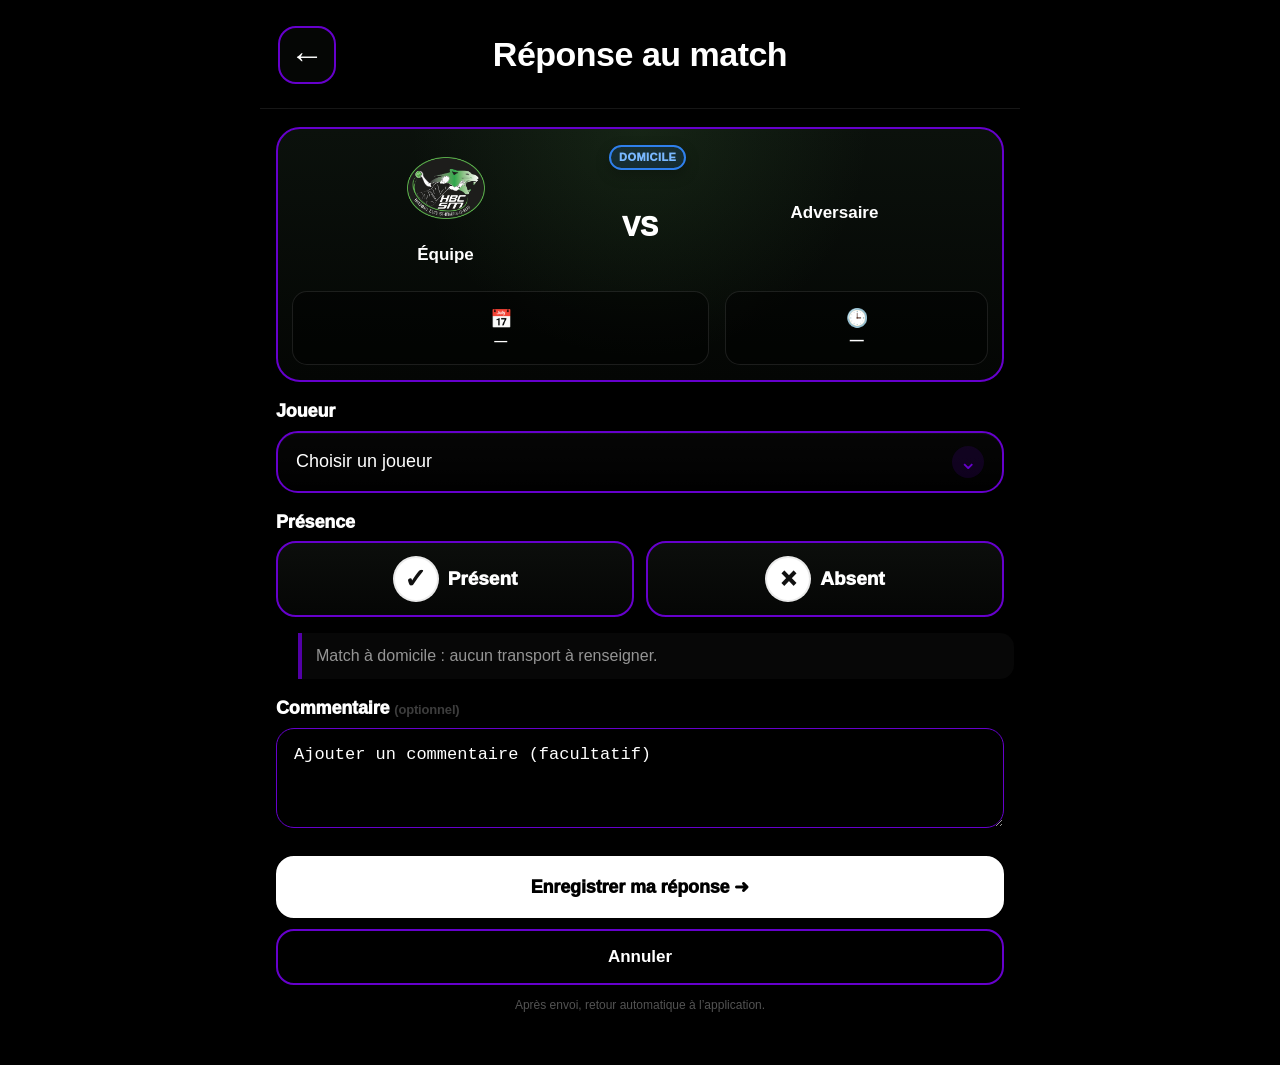
<file: formulaire.html>
<!DOCTYPE html>
<!-- Démo App Club formulaire V61.68-DEMO-REPONSE-V2 -->
<html lang="fr">
<head>
<meta charset="UTF-8">
<meta name="viewport" content="width=device-width, initial-scale=1.0, viewport-fit=cover">
<meta name="app-version" content="V61.68-DEMO-REPONSE-V2">
<title>Réponse — Démo App Club</title>

<style>
:root{
  --app-primary:#ffffff;
  --app-secondary:#6600CC;
  --app-bg:#000000;
  --app-text:#ffffff;
  --app-button-text:#000000;
  --app-choice-bg:#222222;
  --app-choice-border:#6600CC;
  --app-note:#cfcfcf;
}
body{
  background:var(--app-bg);
  color:var(--app-text);
  font-family:Arial,sans-serif;
  padding:20px;
  margin:0;
}
.wrap{
  max-width:700px;
  margin:0 auto;
}
h2{
  color:var(--app-primary);
  text-align:center;
  margin-bottom:20px;
}
label{
  display:block;
  margin-top:16px;
  font-weight:bold;
}
input, textarea, select{
  width:100%;
  padding:12px;
  margin-top:6px;
  border-radius:10px;
  border:2px solid var(--app-choice-border);
  box-sizing:border-box;
  font-size:16px;
  background:#ffffff;
  color:#000000;
}
textarea{
  min-height:90px;
  resize:vertical;
}
.choice-group{
  margin-top:10px;
}
.choice-btn{
  display:block;
  width:100%;
  padding:14px;
  margin-top:10px;
  border-radius:12px;
  background:var(--app-choice-bg);
  color:var(--app-text);
  border:2px solid var(--app-choice-border);
  text-align:left;
  font-size:16px;
  font-weight:bold;
  cursor:pointer;
  box-sizing:border-box;
}
.choice-btn.active{
  background:var(--app-primary);
  color:var(--app-button-text);
  border-color:var(--app-primary);
}
.send{
  margin-top:24px;
  width:100%;
  padding:14px;
  background:var(--app-primary);
  color:var(--app-button-text);
  font-weight:bold;
  border:none;
  border-radius:12px;
  font-size:17px;
  cursor:pointer;
}
.send.cancel{
  background:transparent;
  color:var(--app-text);
  border:2px solid var(--app-secondary);
}
.note{
  margin-top:12px;
  color:var(--app-note);
  text-align:center;
  font-size:14px;
  opacity:.82;
}

.apport-note{
  margin-top:6px;
  color:var(--app-note);
  font-size:14px;
  opacity:.82;
}

.choice-btn.disabled{
  opacity:.45;
  pointer-events:none;
  position:relative;
}
.choice-btn.disabled::after{
  content:"✅ Complet";
  float:right;
  font-size:13px;
  color:#1faa59;
}

    /* ── Compatibilité iOS ── */
    * { -webkit-tap-highlight-color: transparent; }
    input, select, textarea { font-size: 16px !important; }
    body { -webkit-overflow-scrolling: touch; }

/* AUDIT FORM BUTTON SAFETY */
.send, .choice-btn.active { background:var(--app-primary)!important; color:var(--app-button-text)!important; border-color:var(--app-primary)!important; }
.send.cancel { background:var(--app-primary)!important; color:var(--app-button-text)!important; border-color:var(--app-primary)!important; }


/* V61.58 — sélecteur joueur interne, sans roue iOS. */
#joueur{
  position:absolute!important;
  width:1px!important;
  height:1px!important;
  padding:0!important;
  margin:-1px!important;
  overflow:hidden!important;
  clip:rect(0,0,0,0)!important;
  white-space:nowrap!important;
  border:0!important;
}
.player-picker-trigger-v6158{
  width:100%;
  min-height:64px;
  box-sizing:border-box;
  display:flex;
  align-items:center;
  justify-content:space-between;
  gap:14px;
  padding:14px 18px;
  border:2px solid var(--app-secondary);
  border-radius:18px;
  background:#000;
  color:var(--app-text);
  font:inherit;
  font-size:18px;
  text-align:left;
  cursor:pointer;
}
.player-picker-trigger-v6158:active{
  transform:scale(.992);
}
.player-picker-trigger-v6158.has-value{
  background:color-mix(in srgb,var(--app-primary) 16%,#000);
}
.player-picker-chevron-v6158{
  flex:0 0 auto;
  font-size:24px;
  line-height:1;
  color:var(--app-secondary);
}
.player-picker-modal-v6158{
  position:fixed;
  inset:0;
  z-index:99998;
  display:none;
  align-items:flex-end;
  justify-content:center;
  padding:18px;
  padding-bottom:calc(18px + env(safe-area-inset-bottom));
  background:rgba(0,0,0,.78);
  backdrop-filter:blur(6px);
  -webkit-backdrop-filter:blur(6px);
}
.player-picker-modal-v6158.open{display:flex;}
.player-picker-card-v6158{
  width:min(100%,430px);
  max-height:min(72vh,620px);
  display:flex;
  flex-direction:column;
  box-sizing:border-box;
  padding:20px;
  border:2px solid var(--app-secondary);
  border-radius:24px;
  background:linear-gradient(180deg,#111,#050505);
  box-shadow:0 24px 70px rgba(0,0,0,.7);
}
.player-picker-head-v6158{
  display:flex;
  align-items:center;
  justify-content:space-between;
  gap:12px;
  margin-bottom:14px;
}
.player-picker-title-v6158{
  margin:0;
  color:var(--app-text);
  font-size:22px;
  font-weight:900;
}
.player-picker-close-v6158{
  width:42px;
  height:42px;
  border:2px solid var(--app-secondary);
  border-radius:13px;
  background:#050505;
  color:var(--app-text);
  font-size:25px;
  line-height:1;
}
.player-picker-search-v6158{
  width:100%;
  min-height:52px!important;
  box-sizing:border-box;
  margin:0 0 14px!important;
  padding:10px 14px!important;
  border:2px solid var(--app-secondary)!important;
  border-radius:14px!important;
  background:#000!important;
  color:var(--app-text)!important;
  font-size:17px!important;
  outline:none;
}
.player-picker-list-v6158{
  display:grid;
  gap:10px;
  overflow-y:auto;
  overscroll-behavior:contain;
  padding-right:2px;
}
.player-picker-option-v6158{
  width:100%;
  min-height:58px;
  display:flex;
  align-items:center;
  justify-content:space-between;
  gap:12px;
  padding:12px 15px;
  border:2px solid color-mix(in srgb,var(--app-secondary) 72%,transparent);
  border-radius:15px;
  background:#050505;
  color:var(--app-text);
  font-size:18px;
  font-weight:800;
  text-align:left;
}
.player-picker-option-v6158.selected{
  background:color-mix(in srgb,var(--app-primary) 28%,#050505);
  border-color:var(--app-secondary);
}
.player-picker-option-v6158 .check{
  color:var(--app-secondary);
  font-size:22px;
  opacity:0;
}
.player-picker-option-v6158.selected .check{opacity:1;}
.player-picker-empty-v6158{
  padding:20px 10px;
  color:color-mix(in srgb,var(--app-text) 65%,transparent);
  text-align:center;
}
@media(min-width:700px){
  .player-picker-modal-v6158{align-items:center;}
}

</style>

<style id="_form_color_cleanup_v2">
/* V61.12 : tous les anciens jaunes suivent maintenant CONFIG */
:root{
  --app-primary:#ffffff;
  --app-secondary:#6600CC;
  --app-bg:#000000;
  --app-text:#ffffff;
  --app-button-text:#000000;
}
h2{color:var(--app-primary)!important;}
.send{background:var(--app-primary)!important;color:var(--app-button-text)!important;border-color:var(--app-primary)!important;}
.choice-btn.active{background:var(--app-primary)!important;color:var(--app-button-text)!important;border-color:var(--app-primary)!important;}
.choice-btn,.send.cancel,input,select,textarea{border-color:var(--app-secondary)!important;}
</style>



<style id="_form_color_cleanup_v3_forced">
/* V61.13 : annuler reste secondaire et plus aucun jaune de secours */
:root{
  --app-primary:#ffffff;
  --app-secondary:#6600CC;
  --app-bg:#000000;
  --app-text:#ffffff;
  --app-button-text:#000000;
}
h2{color:var(--app-primary)!important;}
.send:not(.cancel){
  background:var(--app-primary)!important;
  color:var(--app-button-text)!important;
  border-color:var(--app-primary)!important;
}
.send.cancel{
  background:transparent!important;
  color:var(--app-text)!important;
  border:2px solid var(--app-secondary)!important;
}
.choice-btn.active{
  background:var(--app-primary)!important;
  color:var(--app-button-text)!important;
  border-color:var(--app-primary)!important;
}
.choice-btn,.send.cancel,input,select,textarea{border-color:var(--app-secondary)!important;}
</style>


<style id="_form_button_visibility_fix_v4">
/* V61.14 : boutons visibles même si couleur_principale = blanc */
.send:not(.cancel),
.choice-btn.active{
  background:var(--app-primary)!important;
  color:var(--app-button-text)!important;
  border-color:var(--app-primary)!important;
}
.send.cancel{
  background:transparent!important;
  color:var(--app-text)!important;
  border-color:var(--app-secondary)!important;
}
</style>


<style id="_form_button_uniform_v5">
/* V61.16 : audit couleurs boutons uniformes */
.choice-btn,
.choice-btn.active,
.send,
.send.cancel{
  background:var(--app-primary)!important;
  color:var(--app-button-text)!important;
  border:2px solid var(--app-primary)!important;
}
.choice-btn *,
.choice-btn.active *,
.send *,
.send.cancel *{
  color:var(--app-button-text)!important;
}
.choice-btn.active{
  box-shadow:0 0 0 3px var(--app-secondary)!important;
}
.choice-btn.disabled{
  opacity:.45!important;
}
</style>


<style id="_official_colors_form_v61_17">
/* V61.17 — règle officielle couleurs
   Fond = couleur_fond | Boutons importants = couleur_principale | Texte boutons = couleur_bouton_texte
   Contours / lignes / accents = couleur_secondaire | Texte général = couleur_texte */
html, body{
  background:var(--app-bg)!important;
  color:var(--app-text)!important;
}
.wrap{
  background:linear-gradient(180deg, rgba(18,18,18,.94), rgba(8,8,8,.94))!important;
  color:var(--app-text)!important;
  border:1.5px solid var(--app-secondary)!important;
  box-shadow:none!important;
}
h2, label, .question-title{
  color:var(--app-text)!important;
}
.note, .apport-note{
  color:color-mix(in srgb, var(--app-text) 72%, transparent)!important;
}
input, select, textarea{
  background:rgba(0,0,0,.32)!important;
  color:var(--app-text)!important;
  border-color:var(--app-secondary)!important;
}
input::placeholder, textarea::placeholder{
  color:color-mix(in srgb, var(--app-text) 55%, transparent)!important;
}
.choice-btn{
  background:rgba(0,0,0,.34)!important;
  color:var(--app-text)!important;
  border-color:var(--app-secondary)!important;
  box-shadow:none!important;
}
.choice-btn.active, .send:not(.cancel){
  background:var(--app-primary)!important;
  color:var(--app-button-text)!important;
  border-color:var(--app-primary)!important;
  box-shadow:none!important;
}
.choice-btn.active *, .send:not(.cancel) *{
  color:var(--app-button-text)!important;
}
.send.cancel{
  background:rgba(0,0,0,.35)!important;
  color:var(--app-text)!important;
  border-color:var(--app-secondary)!important;
  box-shadow:none!important;
}
.choice-btn.disabled{
  opacity:.50!important;
}
</style>


<style id="_form_contrast_safe_v61_18">
/* V61.19 — thème sombre forcé formulaire joueur
   Le formulaire garde des cartes sombres. Si Couleur texte arrive en noir depuis CONFIG,
   le texte est sécurisé en blanc pour éviter l'écran illisible après chargement. */
html, body{
  background:var(--app-bg)!important;
  color:var(--app-text)!important;
}
.wrap,
h2,
label,
.note,
.apport-note,
.choice-btn:not(.active),
.choice-btn:not(.active) *,
.send.cancel,
.send.cancel *{
  color:var(--app-text)!important;
}
.wrap{
  background:linear-gradient(180deg, rgba(18,18,18,.94), rgba(8,8,8,.94))!important;
  border-color:var(--app-secondary)!important;
}
.choice-btn:not(.active){
  background:rgba(0,0,0,.34)!important;
  border-color:var(--app-secondary)!important;
}
input, select, textarea{
  background:rgba(0,0,0,.32)!important;
  color:var(--app-text)!important;
  border-color:var(--app-secondary)!important;
}
.choice-btn.active,
.send:not(.cancel){
  background:var(--app-primary)!important;
  color:var(--app-button-text)!important;
  border-color:var(--app-primary)!important;
}
.choice-btn.active *,
.send:not(.cancel) *{
  color:var(--app-button-text)!important;
}
.send.cancel{
  background:rgba(0,0,0,.35)!important;
  border-color:var(--app-secondary)!important;
}
</style>


<style id="_formulaire_simple_v61_20">
/* V61.20 — retour formulaire simple et lisible.
   Ne pas reprendre couleur_fond/couleur_texte ici : le formulaire est une page externe courte. */
html, body{
  background:#000000!important;
  color:#ffffff!important;
}
body{
  padding:22px 18px!important;
}
.wrap{
  max-width:720px!important;
  margin:0 auto!important;
  padding:24px 18px!important;
  background:linear-gradient(180deg, rgba(18,18,18,.96), rgba(6,6,6,.96))!important;
  border:1.5px solid var(--app-secondary)!important;
  border-radius:26px!important;
  box-shadow:none!important;
  color:#ffffff!important;
}
h2{
  color:#ffffff!important;
  text-align:center!important;
  font-size:clamp(28px,7vw,44px)!important;
  line-height:1.18!important;
  margin:8px 0 28px!important;
}
label{
  color:#ffffff!important;
  font-size:20px!important;
  margin-top:22px!important;
}
input, select, textarea{
  background:rgba(0,0,0,.36)!important;
  color:#ffffff!important;
  border:2px solid var(--app-secondary)!important;
  border-radius:18px!important;
  min-height:58px!important;
  padding:14px 16px!important;
}
input::placeholder,
textarea::placeholder{
  color:rgba(255,255,255,.55)!important;
}
.choice-btn{
  background:rgba(0,0,0,.36)!important;
  color:#ffffff!important;
  border:2px solid var(--app-secondary)!important;
  border-radius:18px!important;
  padding:16px 18px!important;
  margin-top:12px!important;
  box-shadow:none!important;
}
.choice-btn *{
  color:#ffffff!important;
}
.choice-btn.active{
  background:var(--app-primary)!important;
  color:var(--app-button-text)!important;
  border-color:var(--app-primary)!important;
}
.choice-btn.active *{
  color:var(--app-button-text)!important;
}
.note,
.apport-note{
  color:rgba(255,255,255,.72)!important;
}
.send:not(.cancel){
  background:var(--app-primary)!important;
  color:var(--app-button-text)!important;
  border:2px solid var(--app-primary)!important;
  border-radius:18px!important;
  min-height:62px!important;
  box-shadow:none!important;
}
.send:not(.cancel) *{
  color:var(--app-button-text)!important;
}
.send.cancel{
  background:rgba(0,0,0,.36)!important;
  color:#ffffff!important;
  border:2px solid var(--app-secondary)!important;
  border-radius:18px!important;
}
.send.cancel *{
  color:#ffffff!important;
}
</style>


<script id="_form_theme_cache_boot_v61_21">
(function(){
  try{
    var cached = localStorage.getItem("demo_app_form_theme_v1");
    if(!cached) return;
    var t = JSON.parse(cached);
    var r = document.documentElement;
    if(t.primary) r.style.setProperty("--app-primary", t.primary);
    if(t.secondary) {
      r.style.setProperty("--app-secondary", t.secondary);
      r.style.setProperty("--app-choice-border", t.secondary);
    }
    r.style.setProperty("--app-bg", "#000000");
    r.style.setProperty("--app-text", "#ffffff");
    if(t.buttonText) r.style.setProperty("--app-button-text", t.buttonText);
    r.style.setProperty("--app-note", "#cfcfcf");
  }catch(e){}
})();
</script>


<style id="_formulaire_premium_safe_v61_22">
/* V61.22 — Formulaire joueur : style sobre premium, sans casser la logique couleurs.
   Sombre fixe + contours couleur_secondaire + bouton couleur_principale. */

html, body{
  background:#000000!important;
  color:#ffffff!important;
}

body{
  padding:24px 16px calc(34px + env(safe-area-inset-bottom))!important;
}

.wrap{
  position:relative!important;
  max-width:720px!important;
  margin:0 auto!important;
  padding:26px 20px 24px!important;
  border-radius:30px!important;
  border:1.5px solid var(--app-secondary)!important;
  background:
    radial-gradient(circle at 50% 0%, rgba(255,255,255,.075), transparent 34%),
    linear-gradient(180deg, rgba(18,18,18,.98), rgba(5,5,5,.98))!important;
  box-shadow:
    0 18px 48px rgba(0,0,0,.42),
    inset 0 1px 0 rgba(255,255,255,.05)!important;
  overflow:hidden!important;
}

.wrap::before{
  content:""!important;
  position:absolute!important;
  top:0!important;
  left:22px!important;
  right:22px!important;
  height:3px!important;
  background:var(--app-secondary)!important;
  border-radius:0 0 999px 999px!important;
  opacity:.9!important;
}

h2#titreMatch{
  color:#ffffff!important;
  text-align:center!important;
  font-size:clamp(26px,6.2vw,40px)!important;
  line-height:1.15!important;
  letter-spacing:-.03em!important;
  margin:12px 0 30px!important;
  font-weight:900!important;
}

h2#titreMatch::after{
  content:""!important;
  display:block!important;
  width:74px!important;
  height:3px!important;
  margin:18px auto 0!important;
  border-radius:999px!important;
  background:var(--app-secondary)!important;
  opacity:.95!important;
}

label{
  color:#ffffff!important;
  font-size:18px!important;
  line-height:1.15!important;
  font-weight:900!important;
  margin:22px 0 8px!important;
}

select,
input,
textarea{
  width:100%!important;
  background:rgba(0,0,0,.46)!important;
  color:#ffffff!important;
  border:1.7px solid var(--app-secondary)!important;
  border-radius:20px!important;
  min-height:58px!important;
  padding:14px 16px!important;
  font-size:18px!important;
  box-shadow:
    inset 0 1px 0 rgba(255,255,255,.045),
    0 8px 18px rgba(0,0,0,.18)!important;
}

select{
  appearance:auto!important;
}

textarea{
  min-height:120px!important;
}

input::placeholder,
textarea::placeholder{
  color:rgba(255,255,255,.50)!important;
}

.choice-group{
  margin-top:8px!important;
}

.choice-btn{
  display:flex!important;
  align-items:center!important;
  min-height:62px!important;
  padding:15px 18px!important;
  margin-top:12px!important;
  border-radius:20px!important;
  background:
    linear-gradient(180deg, rgba(20,20,20,.92), rgba(4,4,4,.94))!important;
  color:#ffffff!important;
  border:1.7px solid var(--app-secondary)!important;
  box-shadow:
    inset 0 1px 0 rgba(255,255,255,.045),
    0 8px 18px rgba(0,0,0,.16)!important;
  font-size:18px!important;
  font-weight:850!important;
}

.choice-btn *{
  color:#ffffff!important;
}

.choice-btn.active{
  background:var(--app-primary)!important;
  color:var(--app-button-text)!important;
  border-color:var(--app-primary)!important;
  box-shadow:
    0 0 0 3px color-mix(in srgb, var(--app-secondary) 48%, transparent),
    0 10px 24px rgba(0,0,0,.22)!important;
}

.choice-btn.active *{
  color:var(--app-button-text)!important;
}

.note,
.apport-note{
  color:rgba(255,255,255,.68)!important;
  font-size:16px!important;
  line-height:1.35!important;
}

#domicileNote{
  margin-top:16px!important;
}

.send{
  width:100%!important;
  min-height:64px!important;
  border-radius:22px!important;
  font-size:20px!important;
  font-weight:900!important;
  margin-top:26px!important;
  box-shadow:none!important;
}

.send:not(.cancel){
  background:var(--app-primary)!important;
  color:var(--app-button-text)!important;
  border:2px solid var(--app-primary)!important;
  box-shadow:
    0 12px 28px rgba(0,0,0,.24),
    inset 0 1px 0 rgba(255,255,255,.18)!important;
}

.send:not(.cancel) *{
  color:var(--app-button-text)!important;
}

.send.cancel{
  background:rgba(0,0,0,.38)!important;
  color:#ffffff!important;
  border:1.7px solid var(--app-secondary)!important;
}

.send.cancel *{
  color:#ffffff!important;
}

.choice-btn.disabled{
  opacity:.48!important;
}

@media (max-width:420px){
  body{padding-left:14px!important;padding-right:14px!important;}
  .wrap{padding:24px 18px 22px!important;border-radius:28px!important;}
  h2#titreMatch{font-size:clamp(25px,6vw,36px)!important;}
  label{font-size:17px!important;}
  select,input,textarea,.choice-btn{font-size:17px!important;}
}
</style>


<style id="_formulaire_brutal_v61_23">
/* V61.23 — MODE BRUTAL : vraie différence visuelle.
   Objectif : formulaire plus typé application, moins fade, sans toucher à la logique. */

:root{
  --form-card:#080808;
  --form-panel:#111111;
}

html, body{
  background:#000000!important;
  color:#ffffff!important;
}

body{
  padding:18px 12px calc(32px + env(safe-area-inset-bottom))!important;
  min-height:100vh!important;
  background:
    radial-gradient(circle at 50% 0%, color-mix(in srgb, var(--app-secondary) 35%, transparent), transparent 28%),
    linear-gradient(180deg, #000000 0%, #050505 50%, #000000 100%)!important;
}

.wrap{
  position:relative!important;
  max-width:720px!important;
  margin:0 auto!important;
  padding:0 0 22px!important;
  border:2px solid var(--app-secondary)!important;
  border-radius:34px!important;
  background:
    linear-gradient(180deg, rgba(22,22,22,.98), rgba(5,5,5,.99))!important;
  box-shadow:
    0 0 0 1px rgba(255,255,255,.05),
    0 18px 48px rgba(0,0,0,.62),
    0 0 42px color-mix(in srgb, var(--app-secondary) 32%, transparent)!important;
  overflow:hidden!important;
}

/* Bande forte en haut */
.wrap::before{
  content:""!important;
  display:block!important;
  position:absolute!important;
  top:0!important;
  left:0!important;
  right:0!important;
  height:10px!important;
  background:linear-gradient(90deg, transparent, var(--app-secondary), transparent)!important;
  opacity:1!important;
  border-radius:0!important;
}

/* Titre = vraie carte événement */
h2#titreMatch{
  display:block!important;
  margin:0 0 20px!important;
  padding:36px 22px 28px!important;
  background:
    radial-gradient(circle at 50% 0%, color-mix(in srgb, var(--app-secondary) 35%, transparent), transparent 45%),
    linear-gradient(180deg, rgba(255,255,255,.07), rgba(255,255,255,.015))!important;
  color:#ffffff!important;
  text-align:center!important;
  font-size:clamp(24px,5.8vw,36px)!important;
  line-height:1.12!important;
  letter-spacing:-.03em!important;
  font-weight:950!important;
  border-bottom:1px solid color-mix(in srgb, var(--app-secondary) 52%, transparent)!important;
}

h2#titreMatch::after{
  content:""!important;
  display:block!important;
  width:92px!important;
  height:5px!important;
  margin:20px auto 0!important;
  border-radius:999px!important;
  background:var(--app-secondary)!important;
  box-shadow:0 0 18px color-mix(in srgb, var(--app-secondary) 70%, transparent)!important;
}

/* Corps du formulaire */
label,
#domicileNote,
.apport-note,
.note,
input,
select,
textarea,
.choice-group,
.send{
  margin-left:22px!important;
  margin-right:22px!important;
}

label{
  color:#ffffff!important;
  font-size:17px!important;
  line-height:1.1!important;
  font-weight:950!important;
  margin-top:22px!important;
  margin-bottom:10px!important;
  letter-spacing:.01em!important;
}

/* Champs */
select,
input,
textarea{
  width:calc(100% - 44px)!important;
  background:
    linear-gradient(180deg, rgba(20,20,20,.96), rgba(3,3,3,.96))!important;
  color:#ffffff!important;
  border:2px solid var(--app-secondary)!important;
  border-radius:22px!important;
  min-height:60px!important;
  padding:14px 18px!important;
  font-size:18px!important;
  box-shadow:
    inset 0 1px 0 rgba(255,255,255,.08),
    0 8px 20px rgba(0,0,0,.34)!important;
}

textarea{
  min-height:128px!important;
}

input::placeholder,
textarea::placeholder{
  color:rgba(255,255,255,.46)!important;
}

/* Boutons de choix = cartes plus marquées */
.choice-group{
  width:calc(100% - 44px)!important;
}

.choice-btn{
  display:flex!important;
  align-items:center!important;
  min-height:66px!important;
  padding:15px 20px!important;
  margin-top:12px!important;
  border-radius:22px!important;
  background:
    linear-gradient(180deg, rgba(18,18,18,.98), rgba(0,0,0,.98))!important;
  color:#ffffff!important;
  border:2px solid var(--app-secondary)!important;
  box-shadow:
    inset 0 1px 0 rgba(255,255,255,.07),
    0 10px 24px rgba(0,0,0,.34)!important;
  font-size:18px!important;
  font-weight:900!important;
}

.choice-btn::before{
  content:""!important;
  width:9px!important;
  height:32px!important;
  border-radius:999px!important;
  background:var(--app-secondary)!important;
  margin-right:14px!important;
  opacity:.9!important;
  box-shadow:0 0 14px color-mix(in srgb, var(--app-secondary) 58%, transparent)!important;
}

.choice-btn *{
  color:#ffffff!important;
}

.choice-btn.active{
  background:linear-gradient(180deg, var(--app-primary), color-mix(in srgb, var(--app-primary) 82%, #000000))!important;
  color:var(--app-button-text)!important;
  border-color:var(--app-primary)!important;
  box-shadow:
    0 0 0 4px color-mix(in srgb, var(--app-secondary) 48%, transparent),
    0 12px 28px rgba(0,0,0,.42)!important;
}

.choice-btn.active::before{
  background:var(--app-button-text)!important;
  box-shadow:none!important;
}

.choice-btn.active *{
  color:var(--app-button-text)!important;
}

/* Texte d'aide */
#domicileNote{
  width:calc(100% - 44px)!important;
  padding:12px 14px!important;
  border-left:4px solid var(--app-secondary)!important;
  border-radius:0 14px 14px 0!important;
  background:rgba(255,255,255,.045)!important;
  color:rgba(255,255,255,.72)!important;
  text-align:left!important;
  font-size:16px!important;
}

.note,
.apport-note{
  color:rgba(255,255,255,.70)!important;
  font-size:15px!important;
  line-height:1.35!important;
}

/* Bouton envoyer beaucoup plus marqué */
.send{
  width:calc(100% - 44px)!important;
  min-height:68px!important;
  border-radius:24px!important;
  font-size:21px!important;
  font-weight:950!important;
  margin-top:28px!important;
  border:2px solid var(--app-primary)!important;
}

.send:not(.cancel){
  background:
    linear-gradient(180deg, color-mix(in srgb, var(--app-primary) 96%, #ffffff), var(--app-primary))!important;
  color:var(--app-button-text)!important;
  box-shadow:
    0 14px 30px rgba(0,0,0,.46),
    0 0 0 4px color-mix(in srgb, var(--app-secondary) 22%, transparent)!important;
}

.send:not(.cancel)::after{
  content:"  ➜"!important;
}

.send:not(.cancel) *{
  color:var(--app-button-text)!important;
}

.send.cancel{
  background:rgba(0,0,0,.48)!important;
  color:#ffffff!important;
  border:2px solid var(--app-secondary)!important;
}

.send.cancel *{
  color:#ffffff!important;
}

.choice-btn.disabled{
  opacity:.46!important;
}

@media (max-width:420px){
  body{padding-left:10px!important;padding-right:10px!important;}
  .wrap{border-radius:30px!important;}
  h2#titreMatch{
    padding:34px 16px 26px!important;
    font-size:clamp(23px,5.7vw,34px)!important;
  }
  label,
  #domicileNote,
  .apport-note,
  .note,
  input,
  select,
  textarea,
  .choice-group,
  .send{
    margin-left:18px!important;
    margin-right:18px!important;
  }
  select,input,textarea,.choice-group,.send,#domicileNote{
    width:calc(100% - 36px)!important;
  }
}
</style>


<style id="_form_roles_v21">
/* V21 — FORMULAIRE : champs et choix = cartes de formulaire, seul Envoyer est action */
:root{
  --ui-form-accent: var(--app-secondary, #6600CC);
  --ui-form-action-bg: var(--app-primary, #ffffff);
  --ui-form-action-text: var(--app-button-text, #000000);
}

html, body{
  background:#000000!important;
  color:#ffffff!important;
}

.wrap{
  background:linear-gradient(180deg, rgba(18,18,18,.96), rgba(5,5,5,.98))!important;
  color:#ffffff!important;
  border-color:var(--ui-form-accent)!important;
  box-shadow:0 16px 42px rgba(0,0,0,.40)!important;
}

h2#titreMatch,
label{
  color:#ffffff!important;
}

h2#titreMatch::after,
.wrap::before{
  background:var(--ui-form-accent)!important;
}

select,
input,
textarea{
  background:rgba(0,0,0,.42)!important;
  color:#ffffff!important;
  border-color:var(--ui-form-accent)!important;
}

input::placeholder,
textarea::placeholder{
  color:rgba(255,255,255,.50)!important;
}

/* Présent / Absent / Transport / Apport = choix, pas boutons d'action */
.choice-btn{
  background:linear-gradient(180deg, rgba(18,18,18,.96), rgba(0,0,0,.96))!important;
  color:#ffffff!important;
  border-color:var(--ui-form-accent)!important;
  box-shadow:none!important;
}

.choice-btn::before{
  background:var(--ui-form-accent)!important;
}

.choice-btn.active{
  background:color-mix(in srgb, var(--ui-form-accent) 18%, rgba(0,0,0,.88))!important;
  color:#ffffff!important;
  border-color:var(--ui-form-accent)!important;
  box-shadow:inset 0 0 0 1px var(--ui-form-accent)!important;
}

.choice-btn.active::before{
  background:#ffffff!important;
}

.choice-btn.active *{
  color:#ffffff!important;
}

.note,
.apport-note,
#domicileNote{
  color:rgba(255,255,255,.72)!important;
}

#domicileNote{
  border-left-color:var(--ui-form-accent)!important;
}

/* Seul le bouton d'envoi utilise couleur principale */
.send:not(.cancel){
  background:var(--ui-form-action-bg)!important;
  color:var(--ui-form-action-text)!important;
  border-color:var(--ui-form-action-bg)!important;
}

.send:not(.cancel) *{
  color:var(--ui-form-action-text)!important;
}

.send.cancel{
  background:rgba(0,0,0,.38)!important;
  color:#ffffff!important;
  border-color:var(--ui-form-accent)!important;
}
</style>


<style id="_form_fix_v61_25">
/* V61.25 — Formulaire joueur :
   choix sobres, pas de barre trop forte, bouton Envoyer toujours lisible.
*/

.choice-btn::before{
  display:none!important;
}

.choice-btn,
.choice-btn.active{
  padding-left:20px!important;
  background:rgba(0,0,0,.42)!important;
  color:#ffffff!important;
  border-color:var(--app-secondary,#5A189A)!important;
  box-shadow:none!important;
}

.choice-btn.active{
  background:color-mix(in srgb, var(--app-secondary,#5A189A) 16%, rgba(0,0,0,.88))!important;
  box-shadow:inset 0 0 0 1px var(--app-secondary,#5A189A)!important;
}

.choice-btn *,
.choice-btn.active *{
  color:#ffffff!important;
}

.send:not(.cancel){
  background:var(--app-primary,#ffffff)!important;
  color:var(--app-button-text,#000000)!important;
  border-color:var(--app-primary,#ffffff)!important;
  box-shadow:none!important;
}

.send:not(.cancel) *,
.send:not(.cancel)::after{
  color:var(--app-button-text,#000000)!important;
}

.send.cancel{
  background:rgba(0,0,0,.42)!important;
  color:#ffffff!important;
  border-color:var(--app-secondary,#5A189A)!important;
}
</style>


<style id="_form_clean_system_v61_26">
/* V61.26 — formulaire nettoyé :
   - choix = cartes de formulaire
   - envoyer = action principale
   - annuler = secondaire
*/

:root{
  --clean-form-accent: var(--app-secondary, #5A189A);
  --clean-form-action-bg: var(--app-primary, #ffffff);
  --clean-form-action-text: var(--app-button-text, #000000);
}

html, body{
  background:#000000 !important;
  color:#ffffff !important;
}

.wrap{
  background: linear-gradient(180deg, rgba(16,16,16,.96), rgba(4,4,4,.98)) !important;
  color:#ffffff !important;
  border:1.5px solid var(--clean-form-accent) !important;
  border-radius:28px !important;
  box-shadow:0 12px 32px rgba(0,0,0,.38) !important;
}

.wrap::before{
  display:none !important;
}

h2#titreMatch{
  color:#ffffff !important;
  font-size:clamp(24px,5.7vw,36px) !important;
  line-height:1.15 !important;
}

h2#titreMatch::after{
  height:3px !important;
  width:72px !important;
  background:var(--clean-form-accent) !important;
  box-shadow:none !important;
}

label{
  color:#ffffff !important;
}

/* Champs */
select,
input,
textarea{
  background:rgba(0,0,0,.42) !important;
  color:#ffffff !important;
  border:1.8px solid var(--clean-form-accent) !important;
  box-shadow:none !important;
}

input::placeholder,
textarea::placeholder{
  color:rgba(255,255,255,.48) !important;
}

/* Choix présent / absent / apports : plus sobre */
.choice-btn,
.choice-btn.active{
  background:rgba(0,0,0,.42) !important;
  color:#ffffff !important;
  border:1.8px solid var(--clean-form-accent) !important;
  box-shadow:none !important;
  padding-left:20px !important;
}

.choice-btn::before{
  display:none !important;
}

.choice-btn.active{
  background:color-mix(in srgb, var(--clean-form-accent) 16%, rgba(0,0,0,.88)) !important;
  box-shadow:inset 0 0 0 1px var(--clean-form-accent) !important;
}

.choice-btn *,
.choice-btn.active *{
  color:#ffffff !important;
}

.note,
.apport-note,
#domicileNote{
  color:rgba(255,255,255,.70) !important;
}

#domicileNote{
  background:rgba(255,255,255,.035) !important;
  border-left-color:var(--clean-form-accent) !important;
}

/* Action principale */
.send:not(.cancel){
  background:var(--clean-form-action-bg) !important;
  color:var(--clean-form-action-text) !important;
  border:2px solid var(--clean-form-action-bg) !important;
  box-shadow:none !important;
}

.send:not(.cancel) *,
.send:not(.cancel)::after{
  color:var(--clean-form-action-text) !important;
}

/* Secondaire */
.send.cancel{
  background:rgba(0,0,0,.42) !important;
  color:#ffffff !important;
  border:1.8px solid var(--clean-form-accent) !important;
  box-shadow:none !important;
}

.send.cancel *{
  color:#ffffff !important;
}
</style>


<style id="_design_roles_v27_css">
/* ==========================================================
   DESIGN ROLES V27 — système propre et réutilisable
   On ne colore plus par page ou par hasard.
   On classe les éléments par rôle visuel.
   ========================================================== */

:root{
  --role-bg: var(--bg, var(--app-bg, #000000));
  --role-text: var(--text, var(--app-text, #ffffff));
  --role-secondary: var(--accent, var(--app-secondary, #5A189A));
  --role-action-bg: var(--button-bg, var(--app-primary, #ffffff));
  --role-action-text: var(--button-text, var(--app-button-text, #000000));
  --role-card-bg: rgba(5,5,5,.74);
  --role-card-bg-2: rgba(16,16,16,.80);
}

html, body{
  background:var(--role-bg)!important;
  color:var(--role-text)!important;
}

/* LOGO */
.role-logo,
.role-logo button,
.role-logo-link,
button.role-logo-link{
  background:transparent!important;
  border:0!important;
  box-shadow:none!important;
}
.role-logo img,
img.role-logo{
  background:transparent!important;
  border:0!important;
  box-shadow:none!important;
  object-fit:contain!important;
}

/* NAVIGATION */
.role-nav{
  background:rgba(0,0,0,.40)!important;
  color:var(--role-text)!important;
  border:2px solid var(--role-secondary)!important;
  box-shadow:none!important;
}
.role-nav.active,
.role-nav.is-active,
.role-nav[aria-current="page"]{
  background:color-mix(in srgb, var(--role-secondary) 16%, rgba(0,0,0,.42))!important;
  color:var(--role-text)!important;
  border-color:var(--role-secondary)!important;
  box-shadow:inset 0 0 0 1px var(--role-secondary)!important;
}
.role-nav *{ color:var(--role-text)!important; }

/* CARTES */
.role-card,
.role-card-click{
  background:linear-gradient(180deg, var(--role-card-bg-2), var(--role-card-bg))!important;
  color:var(--role-text)!important;
  border:1.5px solid color-mix(in srgb, var(--role-secondary) 65%, transparent)!important;
  box-shadow:none!important;
}
.role-card-click{
  cursor:pointer;
}
.role-card-click:active{
  transform:scale(.995);
  filter:brightness(1.08);
}
.role-card *,
.role-card-click *{ color:inherit; }

/* CHAMPS */
.role-field,
input.role-field,
select.role-field,
textarea.role-field{
  background:rgba(0,0,0,.42)!important;
  color:var(--role-text)!important;
  border:1.8px solid var(--role-secondary)!important;
  box-shadow:none!important;
}
.role-field::placeholder,
input.role-field::placeholder,
textarea.role-field::placeholder{
  color:color-mix(in srgb, var(--role-text) 48%, transparent)!important;
}

/* CHOIX / SÉLECTION */
.role-choice{
  background:rgba(0,0,0,.42)!important;
  color:var(--role-text)!important;
  border:1.8px solid var(--role-secondary)!important;
  box-shadow:none!important;
}
.role-choice.active,
.role-choice.selected,
.role-choice.is-selected,
.role-choice[aria-pressed="true"],
.role-choice input:checked + span{
  background:color-mix(in srgb, var(--role-secondary) 16%, rgba(0,0,0,.88))!important;
  color:var(--role-text)!important;
}
.role-choice *{ color:var(--role-text)!important; }

/* BADGES / STATUTS */
.role-badge{
  background:color-mix(in srgb, var(--role-secondary) 12%, rgba(0,0,0,.35))!important;
  color:var(--role-secondary)!important;
  border:1px solid color-mix(in srgb, var(--role-secondary) 70%, transparent)!important;
  box-shadow:none!important;
}

/* BOUTONS SECONDAIRES */
.role-secondary{
  background:rgba(0,0,0,.40)!important;
  color:var(--role-text)!important;
  border:2px solid var(--role-secondary)!important;
  box-shadow:none!important;
}
.role-secondary *{ color:var(--role-text)!important; }

/* ACTIONS PRINCIPALES */
.role-action{
  background:var(--role-action-bg)!important;
  color:var(--role-action-text)!important;
  border:2px solid var(--role-action-bg)!important;
  box-shadow:none!important;
}
.role-action *{ color:var(--role-action-text)!important; }

/* Textes secondaires */
.role-muted,
.muted,
.note,
small{
  color:color-mix(in srgb, var(--role-text) 68%, transparent)!important;
}

/* Titres ou accents */
.role-accent,
.section-title,
.home-section-title,
.coach-title,
.officials-label,
.apports-title,
.detail-label{
  color:var(--role-secondary)!important;
}
</style>


<style id="_form_apports_exterieur_v61_37">
/* V61.37 — première tentative de masquage CSS (conservée pour historique).
   La classe utilise !important pour rester prioritaire sur le thème des cartes. */
#apportGroup .choice-btn.apport-option-hidden{
  display:none!important;
}
</style>

<style id="_formulaire_compact_premium_v61_49">
:root{
  --c49-primary:var(--app-primary,#70A663);
  --c49-secondary:var(--app-secondary,#4E8A47);
  --c49-button-text:var(--app-button-text,#000000);
}
html,body{
  margin:0!important;
  background:#060706!important;
  color:#fff!important;
}
body{
  min-height:100vh!important;
  padding:0 0 calc(20px + env(safe-area-inset-bottom))!important;
  background:
    radial-gradient(circle at 50% 0%,color-mix(in srgb,var(--c49-secondary) 14%,transparent),transparent 34%),
    linear-gradient(180deg,#080a08,#020302 72%,#000)!important;
}
.compact-page-v6149{
  width:min(100%,700px)!important;
  margin:0 auto!important;
}
.compact-header-v6149{
  min-height:68px!important;
  display:grid!important;
  grid-template-columns:44px 1fr 44px!important;
  align-items:center!important;
  padding:8px 14px!important;
  border-bottom:1px solid rgba(255,255,255,.07)!important;
}
.compact-back-v6149{
  width:40px!important;
  height:40px!important;
  border-radius:14px!important;
  border:1.5px solid var(--c49-secondary)!important;
  background:rgba(0,0,0,.32)!important;
  color:#fff!important;
  font-size:24px!important;
}
.compact-title-v6149{
  justify-self:center!important;
  color:#fff!important;
  font-size:21px!important;
  font-weight:900!important;
}
.compact-spacer-v6149{width:40px;height:40px}

.compact-match-v6149{
  margin:12px 12px 0!important;
  padding:14px!important;
  border-radius:22px!important;
  border:1.5px solid var(--c49-secondary)!important;
  background:
    radial-gradient(circle at 50% 20%,color-mix(in srgb,var(--c49-secondary) 16%,transparent),transparent 52%),
    linear-gradient(180deg,#0d160e,#050805)!important;
}
.compact-teams-v6149{
  display:grid!important;
  grid-template-columns:minmax(0,1fr) 54px minmax(0,1fr)!important;
  align-items:center!important;
  gap:8px!important;
}
.compact-team-v6149{
  min-width:0!important;
  display:flex!important;
  flex-direction:column!important;
  align-items:center!important;
  text-align:center!important;
  gap:7px!important;
}
.compact-logo-v6149{
  width:64px!important;
  height:64px!important;
  object-fit:contain!important;
  background:transparent!important;
  border:0!important;
  box-shadow:none!important;
}
.compact-team-name-v6149{
  width:100%!important;
  color:#fff!important;
  font-size:clamp(16px,4.4vw,22px)!important;
  line-height:1.08!important;
  font-weight:900!important;
  overflow-wrap:anywhere!important;
}
.compact-center-v6149{
  display:flex!important;
  flex-direction:column!important;
  align-items:center!important;
  gap:6px!important;
}
.compact-vs-v6149{
  color:var(--c49-primary)!important;
  font-size:27px!important;
  font-weight:1000!important;
}
.compact-type-v6149{
  padding:4px 8px!important;
  border-radius:999px!important;
  background:rgba(255,255,255,.08)!important;
  color:rgba(255,255,255,.72)!important;
  font-size:10px!important;
  font-weight:800!important;
  white-space:nowrap!important;
}
.compact-meta-v6149{
  display:grid!important;
  grid-template-columns:repeat(3,1fr)!important;
  gap:8px!important;
  margin-top:14px!important;
}
.compact-meta-row-v6149{
  min-height:42px!important;
  display:flex!important;
  align-items:center!important;
  justify-content:center!important;
  gap:7px!important;
  padding:7px!important;
  border-radius:12px!important;
  background:rgba(0,0,0,.34)!important;
  border:1px solid rgba(255,255,255,.09)!important;
  text-align:center!important;
}
.compact-meta-row-v6149 strong{
  font-size:13px!important;
  line-height:1.1!important;
}

.compact-form-v6149{
  padding:4px 12px 0!important;
}
.compact-section-v6149{
  margin-top:18px!important;
}
.compact-section-title-v6149{
  margin:0 0 8px!important;
  color:#fff!important;
  font-size:16px!important;
  font-weight:900!important;
}
.compact-optional-v6149{
  color:rgba(255,255,255,.46)!important;
  font-size:12px!important;
  font-weight:700!important;
}
select,input,textarea{
  width:100%!important;
  margin:0!important;
  box-sizing:border-box!important;
  min-height:54px!important;
  border-radius:15px!important;
  padding:13px 15px!important;
  background:linear-gradient(180deg,#121312,#060706)!important;
  color:#fff!important;
  -webkit-text-fill-color:#fff!important;
  border:1.5px solid var(--c49-secondary)!important;
  box-shadow:none!important;
  font-size:16px!important;
}
textarea{
  min-height:96px!important;
  resize:vertical!important;
}
.choice-group{
  width:100%!important;
  margin:0!important;
}
.choice-btn{
  min-height:54px!important;
  margin:0!important;
  padding:12px 14px!important;
  border-radius:15px!important;
  background:linear-gradient(180deg,#121312,#050605)!important;
  border:1.5px solid var(--c49-secondary)!important;
  color:#fff!important;
  -webkit-text-fill-color:#fff!important;
  box-shadow:none!important;
  font-size:16px!important;
  font-weight:850!important;
}
.compact-presence-grid-v6149{
  display:grid!important;
  grid-template-columns:1fr 1fr!important;
  gap:10px!important;
}
.compact-presence-v6149{
  display:flex!important;
  align-items:center!important;
  justify-content:center!important;
  gap:9px!important;
}
.compact-choice-icon-v6149{
  width:30px!important;
  height:30px!important;
  border-radius:50%!important;
  display:inline-flex!important;
  align-items:center!important;
  justify-content:center!important;
  background:#fff!important;
  color:#111!important;
  -webkit-text-fill-color:#111!important;
  font-size:20px!important;
  font-weight:1000!important;
}
.compact-list-v6149{
  display:grid!important;
  grid-template-columns:1fr!important;
  gap:8px!important;
}
.compact-field-label-v6149{
  margin:11px 0 7px!important;
  color:#fff!important;
  font-size:14px!important;
}
.compact-info-v6149{
  margin:12px 0 0!important;
  padding:9px 11px!important;
  border-left:3px solid var(--c49-secondary)!important;
  border-radius:0 10px 10px 0!important;
  background:rgba(255,255,255,.035)!important;
  color:rgba(255,255,255,.68)!important;
  font-size:13px!important;
}
.compact-apports-v6149{
  display:grid!important;
  grid-template-columns:repeat(3,1fr)!important;
  gap:8px!important;
  margin-top:9px!important;
}
.compact-apport-v6149{
  min-height:82px!important;
  display:flex!important;
  flex-direction:column!important;
  align-items:center!important;
  justify-content:center!important;
  gap:5px!important;
  text-align:center!important;
}
.compact-apport-icon-v6149{
  font-size:26px!important;
}
.choice-btn.active{
  background:color-mix(in srgb,var(--c49-secondary) 22%,#060806)!important;
  border:2px solid #fff!important;
  box-shadow:0 0 0 2px color-mix(in srgb,var(--c49-primary) 24%,transparent)!important;
}
.compact-submit-v6149{
  width:100%!important;
  min-height:58px!important;
  margin:22px 0 0!important;
  border-radius:15px!important;
  background:var(--c49-primary)!important;
  color:var(--c49-button-text)!important;
  -webkit-text-fill-color:var(--c49-button-text)!important;
  border:0!important;
  font-size:16px!important;
  font-weight:1000!important;
}
.compact-cancel-v6149{
  width:100%!important;
  min-height:48px!important;
  margin:9px 0 0!important;
  border-radius:15px!important;
}
.compact-footer-v6149{
  margin:10px 0 0!important;
  text-align:center!important;
  font-size:11px!important;
  opacity:.56!important;
}
.visually-hidden-v6149{
  position:absolute!important;
  width:1px!important;
  height:1px!important;
  padding:0!important;
  margin:-1px!important;
  overflow:hidden!important;
  clip:rect(0,0,0,0)!important;
  white-space:nowrap!important;
  border:0!important;
}
@media(max-width:390px){
  .compact-meta-v6149{
    grid-template-columns:1fr 1fr 1fr!important;
  }
  .compact-presence-grid-v6149{
    grid-template-columns:1fr 1fr!important;
  }
  .compact-apports-v6149{
    grid-template-columns:1fr!important;
  }
  .compact-apport-v6149{
    min-height:58px!important;
    flex-direction:row!important;
  }
}
</style>


<style id="_formulaire_match_prioritaire_v61_50">
/* V61.50 — priorité absolue à l'identification immédiate du match. */

.compact-match-v6149{
  padding:18px 16px 16px!important;
  background:
    radial-gradient(circle at 50% 12%,color-mix(in srgb,var(--c49-secondary) 22%,transparent),transparent 54%),
    linear-gradient(180deg,#0f1a10,#050805)!important;
}

.compact-teams-v6149{
  grid-template-columns:minmax(0,1fr) 62px minmax(0,1fr)!important;
  gap:10px!important;
  margin-top:2px!important;
}

.compact-logo-v6149{
  width:82px!important;
  height:82px!important;
}

.compact-team-name-v6149{
  min-height:46px!important;
  display:flex!important;
  align-items:center!important;
  justify-content:center!important;
  font-size:clamp(18px,5vw,24px)!important;
  line-height:1.08!important;
}

.compact-vs-v6149{
  font-size:32px!important;
}

.compact-type-v6149{
  margin-top:2px!important;
  padding:5px 10px!important;
  background:color-mix(in srgb,var(--c49-secondary) 34%,rgba(0,0,0,.55))!important;
  color:#fff!important;
  font-size:11px!important;
}

.compact-meta-v6149{
  grid-template-columns:1.45fr .85fr 1.1fr!important;
  gap:7px!important;
  margin-top:16px!important;
}

.compact-meta-row-v6149{
  min-height:52px!important;
  flex-direction:column!important;
  gap:4px!important;
  padding:7px 6px!important;
}

.compact-meta-row-v6149 span{
  font-size:18px!important;
}

.compact-meta-row-v6149 strong{
  font-size:14px!important;
  line-height:1.12!important;
}

.compact-meta-row-v6149:first-child strong{
  font-size:13px!important;
}

/* Le formulaire passe au second plan visuel. */
.compact-section-v6149{
  margin-top:16px!important;
}

.compact-section-title-v6149{
  font-size:15px!important;
}

select,input,textarea,.choice-btn{
  min-height:52px!important;
}

.compact-presence-v6149{
  min-height:56px!important;
}

.compact-choice-icon-v6149{
  width:28px!important;
  height:28px!important;
  font-size:18px!important;
}

@media(max-width:390px){
  .compact-logo-v6149{
    width:74px!important;
    height:74px!important;
  }

  .compact-team-name-v6149{
    font-size:18px!important;
  }

  .compact-meta-v6149{
    grid-template-columns:1.35fr .8fr 1fr!important;
  }
}
</style>


<style id="_formulaire_selections_propres_v61_51">
/* V61.51 — correction purement visuelle des choix sélectionnés. */

/* Présence : l'icône ✓ / × existe déjà dans le HTML.
   On supprime donc la deuxième coche générée par les anciens styles. */
#presenceGroup .choice-btn.active::after,
#presenceGroup .choice-btn.selected::after,
#presenceGroup .choice-btn.is-selected::after,
#presenceGroup .choice-btn[aria-pressed="true"]::after{
  content:none!important;
  display:none!important;
}

/* Présence sélectionnée : fond clair, sans doublon ni chevauchement. */
#presenceGroup .choice-btn.active{
  background:rgba(var(--accent-rgb,78,138,71),.35)!important;
  border:3px solid var(--app-secondary,var(--accent,#4E8A47))!important;
  box-shadow:inset 0 0 0 1px rgba(255,255,255,.10)!important;
}

/* Icône Présent / Absent stable et de taille uniforme. */
#presenceGroup .compact-choice-icon-v6149{
  flex:0 0 auto!important;
  width:30px!important;
  height:30px!important;
  font-size:20px!important;
}

/* Transport : boutons moins hauts et coche discrète à droite. */
#transportGroup .choice-btn{
  min-height:54px!important;
  padding:12px 54px 12px 16px!important;
  line-height:1.22!important;
}
#transportGroup .choice-btn.active::after{
  width:30px!important;
  height:30px!important;
  right:14px!important;
  font-size:20px!important;
}

/* Apports : sélection lisible sans énorme indicateur. */
#apportGroup .choice-btn.active:not(.disabled)::after{
  width:30px!important;
  height:30px!important;
  right:14px!important;
  font-size:20px!important;
}

/* Évite que le texte soit masqué par la coche. */
#apportGroup .choice-btn:not(.disabled){
  padding-right:52px!important;
}

/* Sélection homogène sur tous les choix. */
#transportGroup .choice-btn.active,
#apportGroup .choice-btn.active:not(.disabled){
  background:rgba(var(--accent-rgb,78,138,71),.35)!important;
  border:3px solid var(--app-secondary,var(--accent,#4E8A47))!important;
  box-shadow:inset 0 0 0 1px rgba(255,255,255,.10)!important;
}
</style>


<style id="_formulaire_finitions_v61_57">
/* V61.57 — finitions visuelles et modale club configurable. */

/* Sélecteur joueur : composant plus lisible, toujours natif et fonctionnel. */
#joueur{
  min-height:58px!important;
  padding:12px 52px 12px 18px!important;
  font-weight:500!important;
  background-color:#050505!important;
  background-image:
    linear-gradient(45deg,transparent 50%,var(--app-secondary) 50%),
    linear-gradient(135deg,var(--app-secondary) 50%,transparent 50%)!important;
  background-position:
    calc(100% - 24px) 50%,
    calc(100% - 16px) 50%!important;
  background-size:8px 8px,8px 8px!important;
  background-repeat:no-repeat!important;
  appearance:none!important;
  -webkit-appearance:none!important;
}

/* Présence : deux états sémantiques distincts. */
#presenceGroup .choice-btn:first-child.active{
  background:rgba(20,92,46,.72)!important;
  border-color:color-mix(in srgb,var(--app-secondary) 82%,#36b65c)!important;
}
#presenceGroup .choice-btn:last-child.active{
  background:rgba(122,30,30,.82)!important;
  border-color:#c74646!important;
}

/* Transport légèrement plus compact sans changer les zones tactiles. */
#transportGroup .choice-btn{
  min-height:50px!important;
  padding-top:10px!important;
  padding-bottom:10px!important;
}

/* Encart apports plus explicite. */
#apportBloc .compact-info-v6149{
  position:relative!important;
  padding:13px 14px 13px 46px!important;
  border-left:4px solid var(--app-secondary)!important;
  background:color-mix(in srgb,var(--app-secondary) 10%,#0b0b0b)!important;
  border-radius:0 12px 12px 0!important;
  line-height:1.35!important;
}
#apportBloc .compact-info-v6149::before{
  content:"i"!important;
  position:absolute!important;
  left:14px!important;
  top:50%!important;
  transform:translateY(-50%)!important;
  width:22px!important;
  height:22px!important;
  border-radius:50%!important;
  display:grid!important;
  place-items:center!important;
  color:var(--app-button-text)!important;
  background:var(--app-primary)!important;
  font-size:14px!important;
  font-weight:900!important;
}

#commentaire{
  min-height:100px!important;
}

.compact-submit-v6149::after{
  content:" →";
  display:inline-block;
  margin-left:5px;
}
.compact-cancel-v6149{
  min-height:50px!important;
  padding-top:10px!important;
  padding-bottom:10px!important;
}

/* Modale interne : remplace la fenêtre iOS pour les codes joueurs. */
.club-modal-v6157{
  position:fixed;
  inset:0;
  z-index:99999;
  display:none;
  align-items:center;
  justify-content:center;
  padding:24px;
  background:rgba(0,0,0,.78);
  backdrop-filter:blur(6px);
  -webkit-backdrop-filter:blur(6px);
}
.club-modal-v6157.open{display:flex;}
.club-modal-card-v6157{
  width:min(100%,430px);
  box-sizing:border-box;
  padding:22px;
  border-radius:24px;
  background:linear-gradient(180deg,#111,#050505);
  color:var(--app-text);
  border:2px solid var(--app-secondary);
  box-shadow:0 24px 70px rgba(0,0,0,.65),0 0 30px color-mix(in srgb,var(--app-secondary) 28%,transparent);
}
.club-modal-title-v6157{
  margin:0 0 8px;
  font-size:23px;
  line-height:1.15;
  font-weight:900;
  color:var(--app-text);
}
.club-modal-text-v6157{
  margin:0 0 18px;
  color:color-mix(in srgb,var(--app-text) 78%,transparent);
  font-size:16px;
  line-height:1.4;
}
.club-modal-input-v6157{
  width:100%;
  min-height:58px!important;
  box-sizing:border-box;
  margin:0 0 18px!important;
  padding:12px 16px!important;
  border-radius:14px!important;
  border:2px solid var(--app-secondary)!important;
  background:#000!important;
  color:var(--app-text)!important;
  text-align:center;
  font-size:28px!important;
  font-weight:900;
  letter-spacing:.28em;
  outline:none;
}
.club-modal-input-v6157:focus{
  box-shadow:0 0 0 4px color-mix(in srgb,var(--app-secondary) 28%,transparent)!important;
}
.club-modal-actions-v6157{
  display:grid;
  grid-template-columns:1fr 1fr;
  gap:12px;
}
.club-modal-btn-v6157{
  min-height:50px;
  border-radius:14px;
  border:2px solid var(--app-secondary);
  font-size:16px;
  font-weight:900;
  cursor:pointer;
}
.club-modal-cancel-v6157{
  background:#080808;
  color:var(--app-text);
}
.club-modal-confirm-v6157{
  background:var(--app-primary);
  border-color:var(--app-primary);
  color:var(--app-button-text);
}
.club-modal-actions-v6157.single{
  grid-template-columns:1fr;
}
@media(max-width:390px){
  .club-modal-v6157{padding:18px;}
  .club-modal-card-v6157{padding:19px;border-radius:20px;}
}
</style>



<style id="_formulaire_premium_modals_v61_59">
/* V61.59 — finition premium du badge match et des fenêtres internes.
   Visuel uniquement : aucune règle métier ni fonction modifiée. */

/* Badge Domicile / Extérieur / Forfait : centré au-dessus du VS. */
.compact-center-v6149{
  align-self:center!important;
  justify-content:center!important;
  gap:4px!important;
  transform:translateY(-3px)!important;
}
.compact-type-v6149{
  width:max-content!important;
  max-width:112px!important;
  min-height:28px!important;
  box-sizing:border-box!important;
  display:inline-flex!important;
  align-items:center!important;
  justify-content:center!important;
  margin:0 auto!important;
  padding:3px 10px!important;
  border-width:1.5px!important;
  border-radius:999px!important;
  font-size:10px!important;
  line-height:1!important;
  letter-spacing:.55px!important;
  box-shadow:0 5px 14px rgba(0,0,0,.25)!important;
}
.compact-vs-v6149{
  line-height:1!important;
  margin-bottom:1px!important;
}

/* Déclencheur joueur plus proche d'une carte native de l'application. */
.player-picker-trigger-v6158{
  min-height:62px!important;
  padding:13px 18px!important;
  border-radius:22px!important;
  background:linear-gradient(180deg,rgba(255,255,255,.025),rgba(255,255,255,.005))!important;
  border:2px solid var(--app-secondary)!important;
  box-shadow:inset 0 1px 0 rgba(255,255,255,.035),0 8px 22px rgba(0,0,0,.18)!important;
}
.player-picker-trigger-v6158.has-value{
  background:linear-gradient(180deg,color-mix(in srgb,var(--app-primary) 18%,#101010),color-mix(in srgb,var(--app-primary) 9%,#030303))!important;
}
.player-picker-chevron-v6158{
  width:32px!important;
  height:32px!important;
  display:grid!important;
  place-items:center!important;
  border-radius:50%!important;
  background:color-mix(in srgb,var(--app-secondary) 14%,transparent)!important;
  font-size:22px!important;
}

/* Voile commun : profondeur et flou plus naturels. */
.player-picker-modal-v6158,
.club-modal-v6157{
  background:rgba(0,0,0,.76)!important;
  backdrop-filter:blur(13px) saturate(115%)!important;
  -webkit-backdrop-filter:blur(13px) saturate(115%)!important;
}

/* Fenêtre de choix joueur : carte arrondie et structurée. */
.player-picker-modal-v6158{
  align-items:center!important;
  padding:22px!important;
  padding-top:calc(22px + env(safe-area-inset-top))!important;
  padding-bottom:calc(22px + env(safe-area-inset-bottom))!important;
}
.player-picker-card-v6158{
  width:min(100%,440px)!important;
  max-height:min(76vh,650px)!important;
  padding:22px!important;
  border:2px solid var(--app-secondary)!important;
  border-radius:32px!important;
  background:
    radial-gradient(circle at 50% 0%,color-mix(in srgb,var(--app-secondary) 16%,transparent),transparent 40%),
    linear-gradient(180deg,#151515 0%,#090909 58%,#050505 100%)!important;
  box-shadow:
    0 28px 80px rgba(0,0,0,.78),
    0 0 0 1px rgba(255,255,255,.035) inset,
    0 0 34px color-mix(in srgb,var(--app-secondary) 18%,transparent)!important;
  overflow:hidden!important;
}
.player-picker-head-v6158{
  margin-bottom:18px!important;
  padding:0 2px!important;
}
.player-picker-title-v6158{
  flex:1!important;
  text-align:left!important;
  font-size:25px!important;
  line-height:1.05!important;
  letter-spacing:-.35px!important;
}
.player-picker-close-v6158{
  flex:0 0 auto!important;
  width:44px!important;
  height:44px!important;
  display:grid!important;
  place-items:center!important;
  padding:0!important;
  border-radius:50%!important;
  border:2px solid color-mix(in srgb,var(--app-secondary) 80%,#fff 8%)!important;
  background:linear-gradient(180deg,#151515,#050505)!important;
  box-shadow:inset 0 1px 0 rgba(255,255,255,.07)!important;
}
.player-picker-search-v6158{
  min-height:54px!important;
  margin-bottom:16px!important;
  padding:12px 16px!important;
  border-radius:18px!important;
  background:rgba(0,0,0,.62)!important;
  border:2px solid color-mix(in srgb,var(--app-secondary) 78%,transparent)!important;
  box-shadow:inset 0 1px 0 rgba(255,255,255,.035)!important;
}
.player-picker-search-v6158:focus{
  border-color:var(--app-secondary)!important;
  box-shadow:0 0 0 4px color-mix(in srgb,var(--app-secondary) 20%,transparent)!important;
}
.player-picker-list-v6158{
  gap:10px!important;
  padding:1px 3px 3px!important;
}
.player-picker-option-v6158{
  min-height:56px!important;
  padding:12px 16px!important;
  border-radius:19px!important;
  border:1.5px solid color-mix(in srgb,var(--app-secondary) 66%,transparent)!important;
  background:linear-gradient(180deg,rgba(255,255,255,.025),rgba(255,255,255,.008))!important;
  box-shadow:inset 0 1px 0 rgba(255,255,255,.025)!important;
  font-size:17px!important;
}
.player-picker-option-v6158:active{
  transform:scale(.988)!important;
}
.player-picker-option-v6158.selected{
  background:linear-gradient(180deg,color-mix(in srgb,var(--app-primary) 32%,#0b0b0b),color-mix(in srgb,var(--app-primary) 18%,#050505))!important;
  border-color:var(--app-secondary)!important;
  box-shadow:0 0 0 1px color-mix(in srgb,var(--app-secondary) 25%,transparent) inset!important;
}
.player-picker-option-v6158 .check{
  width:30px!important;
  height:30px!important;
  display:grid!important;
  place-items:center!important;
  border-radius:50%!important;
  background:#fff!important;
  color:#050505!important;
  font-size:18px!important;
}

/* Fenêtre du code : même langage graphique que les cartes principales. */
.club-modal-v6157{
  padding:22px!important;
  padding-top:calc(22px + env(safe-area-inset-top))!important;
  padding-bottom:calc(22px + env(safe-area-inset-bottom))!important;
}
.club-modal-card-v6157{
  width:min(100%,430px)!important;
  padding:26px 24px 24px!important;
  border-radius:32px!important;
  border:2px solid var(--app-secondary)!important;
  background:
    radial-gradient(circle at 50% -8%,color-mix(in srgb,var(--app-secondary) 18%,transparent),transparent 42%),
    linear-gradient(180deg,#151515 0%,#090909 58%,#050505 100%)!important;
  box-shadow:
    0 30px 86px rgba(0,0,0,.8),
    0 0 0 1px rgba(255,255,255,.035) inset,
    0 0 36px color-mix(in srgb,var(--app-secondary) 18%,transparent)!important;
}
.club-modal-title-v6157{
  margin:0 0 12px!important;
  text-align:left!important;
  font-size:27px!important;
  line-height:1.06!important;
  letter-spacing:-.4px!important;
}
.club-modal-text-v6157{
  margin:0 0 20px!important;
  font-size:16px!important;
  line-height:1.42!important;
}
.club-modal-input-v6157{
  min-height:66px!important;
  margin-bottom:20px!important;
  padding:12px 18px!important;
  border-radius:20px!important;
  border:2px solid var(--app-secondary)!important;
  background:linear-gradient(180deg,#050505,#000)!important;
  box-shadow:inset 0 1px 0 rgba(255,255,255,.035)!important;
  font-size:30px!important;
  letter-spacing:.42em!important;
  text-indent:.42em!important;
}
.club-modal-input-v6157:focus{
  box-shadow:0 0 0 4px color-mix(in srgb,var(--app-secondary) 22%,transparent),inset 0 1px 0 rgba(255,255,255,.04)!important;
}
.club-modal-actions-v6157{
  grid-template-columns:.92fr 1.08fr!important;
  gap:12px!important;
}
.club-modal-btn-v6157{
  min-height:54px!important;
  border-radius:18px!important;
  font-size:16px!important;
  box-shadow:inset 0 1px 0 rgba(255,255,255,.06),0 8px 18px rgba(0,0,0,.16)!important;
}
.club-modal-cancel-v6157{
  background:linear-gradient(180deg,#111,#050505)!important;
}
.club-modal-confirm-v6157{
  background:var(--app-primary)!important;
  border-color:var(--app-primary)!important;
}

@media(max-width:390px){
  .compact-type-v6149{max-width:104px!important;font-size:9.5px!important;padding:3px 8px!important;}
  .player-picker-modal-v6158,.club-modal-v6157{padding-left:16px!important;padding-right:16px!important;}
  .player-picker-card-v6158,.club-modal-card-v6157{border-radius:27px!important;padding:20px!important;}
  .player-picker-title-v6158{font-size:23px!important;}
  .club-modal-title-v6157{font-size:25px!important;}
}
</style>


<style id="_formulaire_v61_67_badge_final">
/* V61.68 — badge descendu de 15 px et VS remonté de 5 px, sans changement fonctionnel. */
.compact-center-v6149{
  display:flex!important;
  flex-direction:column!important;
  align-items:center!important;
  justify-content:center!important;
  gap:3px!important;
  transform:none!important;
}
.compact-type-v6149{
  max-width:102px!important;
  min-height:25px!important;
  padding:3px 8px!important;
  font-size:9px!important;
  letter-spacing:.4px!important;
  transform:translateY(-40px)!important;
}
.compact-vs-v6149{
  margin:0!important;
  transform:translateY(1px)!important;
}
@media(max-width:390px){
  .compact-type-v6149{
    max-width:96px!important;
    font-size:8.5px!important;
    transform:translateY(-38px)!important;
  }
  .compact-vs-v6149{transform:translateY(0)!important;}
}
</style>

<style id="_v6168_player_pin_finish">
/* V61.68 — finition sélection joueur + saisie code, sans modification métier */
.player-picker-option-v6158.selected{
  background:linear-gradient(180deg,
    color-mix(in srgb,var(--app-primary) 24%,#111),
    color-mix(in srgb,var(--app-primary) 13%,#050505))!important;
  border-color:var(--app-secondary)!important;
}
.player-picker-option-v6158 .player-selected-state-v6168{
  margin-left:auto;
  display:flex;
  align-items:center;
  gap:8px;
  color:var(--app-secondary);
  font-size:13px;
  font-weight:900;
  opacity:0;
}
.player-picker-option-v6158.selected .player-selected-state-v6168{opacity:1;}
.player-picker-option-v6158 .player-selected-state-v6168 .check{
  width:28px!important;height:28px!important;opacity:1!important;
  background:var(--app-secondary)!important;
  color:#000!important;
}
.club-modal-pin-wrap-v6168{
  position:relative;
  margin-bottom:20px;
}
.club-modal-pin-dots-v6168{
  pointer-events:none;
  position:absolute;inset:0;
  display:grid;grid-template-columns:repeat(4,1fr);
  align-items:center;gap:12px;padding:0 18px;
}
.club-modal-pin-dot-v6168{
  width:14px;height:14px;border-radius:50%;
  justify-self:center;
  border:2px solid color-mix(in srgb,var(--app-text) 45%,transparent);
  background:transparent;
  transition:transform .16s ease,background .16s ease,border-color .16s ease;
}
.club-modal-pin-dot-v6168.filled{
  background:var(--app-secondary);
  border-color:var(--app-secondary);
  transform:scale(1.08);
}
.club-modal-input-v6157.pin-visual-v6168{
  margin-bottom:0!important;
  color:transparent!important;
  -webkit-text-fill-color:transparent!important;
  caret-color:transparent!important;
  letter-spacing:2em!important;
}
@media(max-width:420px){
  .player-picker-option-v6158 .player-selected-state-v6168 .label{display:none;}
}
</style>
</head>

<body>

<div class="compact-page-v6149">

  <header class="compact-header-v6149">
    <button type="button" class="compact-back-v6149" onclick="annulerFormulaire()" aria-label="Retour">←</button>
    <div class="compact-title-v6149">Réponse au match</div>
    <div class="compact-spacer-v6149"></div>
  </header>

  <section class="compact-match-v6149" aria-labelledby="titreMatch">
    <div class="compact-teams-v6149">
      <div class="compact-team-v6149">
        <img id="compactLeftLogoV6149" class="compact-logo-v6149" alt="" style="display:none;">
        <div id="compactLeftNameV6149" class="compact-team-name-v6149">Équipe</div>
      </div>

      <div class="compact-center-v6149">
        <div id="compactTypeV6149" class="compact-type-v6149">Match</div>
        <div class="compact-vs-v6149">VS</div>
      </div>

      <div class="compact-team-v6149">
        <img id="compactRightLogoV6149" class="compact-logo-v6149" alt="" style="display:none;">
        <div id="compactRightNameV6149" class="compact-team-name-v6149">Adversaire</div>
      </div>
    </div>

    <div class="compact-meta-v6149">
      <div class="compact-meta-row-v6149">
        <span>📅</span>
        <strong id="compactDateV6149">—</strong>
      </div>
      <div class="compact-meta-row-v6149">
        <span>🕒</span>
        <strong id="compactTimeV6149">—</strong>
      </div>
      <div class="compact-meta-row-v6149">
        <span id="compactPlaceIconV6149">📍</span>
        <strong id="compactPlaceV6149">—</strong>
      </div>
    </div>

    <h2 id="titreMatch" class="visually-hidden-v6149">Réponse Match</h2>
  </section>

  <main class="compact-form-v6149">

    <section class="compact-section-v6149">
      <div class="compact-section-title-v6149">Joueur</div>
      <label class="visually-hidden-v6149" for="joueur">Prénom du joueur</label>
      <select id="joueur" aria-hidden="true" tabindex="-1">
        <option value="">Choisir un joueur</option>
      </select>
      <button id="playerPickerTriggerV6158" type="button" class="player-picker-trigger-v6158" aria-haspopup="dialog" aria-controls="playerPickerModalV6158">
        <span id="playerPickerLabelV6158">Choisir un joueur</span>
        <span class="player-picker-chevron-v6158" aria-hidden="true">⌄</span>
      </button>
    </section>

    <section class="compact-section-v6149">
      <div class="compact-section-title-v6149">Présence</div>
      <div class="choice-group compact-presence-grid-v6149" id="presenceGroup">
        <div class="choice-btn compact-presence-v6149" onclick="selectPresence(this, 'Présent')">
          <span class="compact-choice-icon-v6149">✓</span>
          <span>Présent</span>
        </div>
        <div class="choice-btn compact-presence-v6149" onclick="selectPresence(this, 'Absent')">
          <span class="compact-choice-icon-v6149">×</span>
          <span>Absent</span>
        </div>
      </div>
    </section>

    <div id="domicileNote" class="note compact-info-v6149" style="display:none;text-align:left;">
      Match à domicile : aucun transport à renseigner.
    </div>

    <section id="transportBloc" class="compact-section-v6149" style="display:none;">
      <div class="compact-section-title-v6149">Transport</div>

      <div class="choice-group compact-list-v6149" id="transportGroup">
        <div class="choice-btn" onclick="selectTransport(this, 'Direct')">Je me rends directement au match</div>
        <div class="choice-btn" onclick="selectTransport(this, 'Gymnase')">Je pars du gymnase</div>
        <div class="choice-btn" onclick="selectTransport(this, 'Besoin')">J’ai besoin d’un transport</div>
      </div>

      <label class="compact-field-label-v6149" for="places">Places disponibles</label>
      <input id="places" type="number" min="0" placeholder="Exemple : 2">
    </section>

    <section id="apportBloc" class="compact-section-v6149" style="display:none;">
      <div class="compact-section-title-v6149">Apports</div>
      <div class="apport-note compact-info-v6149">
        Optionnel — objectif : 2 boissons, 2 nourritures et 1 personne pour les maillots.
      </div>

      <div class="choice-group compact-apports-v6149" id="apportGroup">
        <div class="choice-btn compact-apport-v6149" onclick="selectApport(this, 'Boisson')">
          <span class="compact-apport-icon-v6149">🥤</span>
          <span>Boisson</span>
        </div>
        <div class="choice-btn compact-apport-v6149" onclick="selectApport(this, 'Nourriture')">
          <span class="compact-apport-icon-v6149">🧁</span>
          <span>Nourriture</span>
        </div>
        <div class="choice-btn compact-apport-v6149" onclick="selectApport(this, 'Maillots')">
          <span class="compact-apport-icon-v6149">👕</span>
          <span>Maillots</span>
        </div>
      </div>
    </section>

    <section class="compact-section-v6149">
      <div class="compact-section-title-v6149">
        Commentaire <span class="compact-optional-v6149">(optionnel)</span>
      </div>
      <label class="visually-hidden-v6149" for="commentaire">Commentaire</label>
      <textarea id="commentaire" placeholder="Ajouter un commentaire (facultatif)"></textarea>
    </section>

    <button class="send compact-submit-v6149" onclick="envoyerFormulaire()">Enregistrer ma réponse</button>
    <button class="send cancel compact-cancel-v6149" onclick="annulerFormulaire()">Annuler</button>

    <div class="note compact-footer-v6149">Après envoi, retour automatique à l’application.</div>
  </main>
</div>



<div id="playerPickerModalV6158" class="player-picker-modal-v6158" role="dialog" aria-modal="true" aria-labelledby="playerPickerTitleV6158" aria-hidden="true">
  <div class="player-picker-card-v6158">
    <div class="player-picker-head-v6158">
      <h2 id="playerPickerTitleV6158" class="player-picker-title-v6158">Choisir un joueur</h2>
      <button id="playerPickerCloseV6158" type="button" class="player-picker-close-v6158" aria-label="Fermer">×</button>
    </div>
    <input id="playerPickerSearchV6158" class="player-picker-search-v6158" type="search" placeholder="Rechercher un joueur" autocomplete="off" aria-label="Rechercher un joueur">
    <div id="playerPickerListV6158" class="player-picker-list-v6158"></div>
  </div>
</div>

<div id="clubModalV6157" class="club-modal-v6157" role="dialog" aria-modal="true" aria-labelledby="clubModalTitleV6157" aria-hidden="true">
  <div class="club-modal-card-v6157">
    <h2 id="clubModalTitleV6157" class="club-modal-title-v6157">Code d’accès</h2>
    <p id="clubModalTextV6157" class="club-modal-text-v6157"></p>
    <div class="club-modal-pin-wrap-v6168">
      <input id="clubModalInputV6157" class="club-modal-input-v6157 pin-visual-v6168" type="password" inputmode="numeric" pattern="[0-9]*" maxlength="4" autocomplete="one-time-code" aria-label="Code à quatre chiffres">
      <div id="clubModalPinDotsV6168" class="club-modal-pin-dots-v6168" aria-hidden="true">
        <span class="club-modal-pin-dot-v6168"></span><span class="club-modal-pin-dot-v6168"></span><span class="club-modal-pin-dot-v6168"></span><span class="club-modal-pin-dot-v6168"></span>
      </div>
    </div>
    <div id="clubModalActionsV6157" class="club-modal-actions-v6157">
      <button id="clubModalCancelV6157" type="button" class="club-modal-btn-v6157 club-modal-cancel-v6157">Annuler</button>
      <button id="clubModalConfirmV6157" type="button" class="club-modal-btn-v6157 club-modal-confirm-v6157">Valider</button>
    </div>
  </div>
</div>

<script src="assets/js/logo-paths.js"></script>
<script src="app-config.js"></script>
<script>
// V61.12 couleurs propres : fond séparé, boutons, titres et contours pilotés par CONFIG

let presenceValue = "";
let transportValue = "";
let apportValue = "";
let playerCodeValidated = false;
let playerCodeValue = "";
const APP_CONFIG = window.APP_CONFIG || {};
const APPS_SCRIPT_URL = APP_CONFIG.APPS_SCRIPT_URL || "https://script.google.com/macros/s/AKfycbzkdFa0ccvvusu1nZeTQWDT2ea0EXgkxJQDproZ3606stimYFzrm0mNqzKSIoy2rMT3/exec";
const APP_HOME_URL = APP_CONFIG.APP_HOME_URL || "https://alexlub37.github.io/demo-app-club/";

const APP_NAME = APP_CONFIG.APP_NAME || "Démo App Club";
const APP_CLUB_NAME = APP_CONFIG.CLUB_NAME || APP_NAME;
const APP_HOME_CLUB_NAME = APP_CONFIG.HOME_CLUB_NAME || APP_CLUB_NAME;
const APP_WHATSAPP_CONVOCATION_TITLE = APP_CONFIG.WHATSAPP_CONVOCATION_TITLE || ("Convocation " + APP_CLUB_NAME);
let FORM_CLUB_NAME = APP_HOME_CLUB_NAME;
let FORM_LOGO_URL = "assets/logos/clubs/demo-app-club.png";

function appEscapeRegExp(str){
  return String(str || "").replace(/[.*+?^${}()|[\]\\]/g, "\\$&");
}
function removeHomeClubPrefixForm(text){
  const club = String(APP_HOME_CLUB_NAME || "").trim();
  const raw = String(text || "").trim();
  if (!club) return raw;
  return raw.replace(new RegExp("^" + appEscapeRegExp(club) + "\\s+", "i"), "").trim();
}
function startsWithHomeClubForm(text){
  const club = String(APP_HOME_CLUB_NAME || "").trim();
  if (!club) return false;
  return normalizeQuota(text).startsWith(normalizeQuota(club) + " ");
}



let organisationConfig = {
  maillots: 1,
  boisson: 2,
  nourriture: 2,
  activerMaillots: true,
  activerBoisson: true,
  activerNourriture: true
};

function configValueForm(cfg, key, fallback = ""){
  const k = String(key || "").trim().toLowerCase();
  const val = cfg && Object.prototype.hasOwnProperty.call(cfg, k) ? cfg[k] : undefined;
  return val === undefined || val === null || String(val).trim() === "" ? fallback : String(val).trim();
}

function configIntForm(cfg, key, fallback){
  const raw = configValueForm(cfg, key, "");
  if (raw === "") return fallback;
  const n = parseInt(String(raw).replace(",", "."), 10);
  return Number.isFinite(n) && n >= 0 ? n : fallback;
}

function configBoolForm(cfg, key, fallback){
  const raw = normalizeQuota(configValueForm(cfg, key, ""));
  if (!raw) return fallback;
  if (["oui", "o", "yes", "y", "true", "1", "actif", "active"].includes(raw)) return true;
  if (["non", "n", "no", "false", "0", "inactif", "inactive"].includes(raw)) return false;
  return fallback;
}


function luminanceHexForm(hex){
  const raw = String(hex || "").trim();
  const m = raw.match(/^#?([0-9a-f]{6})$/i);
  if (!m) return null;
  const n = parseInt(m[1], 16);
  const r = ((n >> 16) & 255) / 255;
  const g = ((n >> 8) & 255) / 255;
  const b = (n & 255) / 255;
  const conv = v => v <= 0.03928 ? v / 12.92 : Math.pow((v + 0.055) / 1.055, 2.4);
  return 0.2126 * conv(r) + 0.7152 * conv(g) + 0.0722 * conv(b);
}

function autoContrastTextForm(bg, fallback = "#000000"){
  const lum = luminanceHexForm(bg);
  if (lum === null) return fallback;
  return lum > 0.52 ? "#000000" : "#ffffff";
}

function appliquerThemeFormulaire(cfg){
  const root = document.documentElement;
  const primary = configValueForm(cfg, "couleur_principale", "#ffffff");
  const secondary = configValueForm(cfg, "couleur_secondaire", "#555555");
  const buttonTextCfg = configValueForm(cfg, "couleur_bouton_texte", "").trim();

  // V61.20 : retour visuel simple.
  // Le formulaire joueur reste sombre/lisible.
  // CONFIG pilote uniquement : contours, bouton principal, texte du bouton.
  const safeButtonText = buttonTextCfg || "#000000";

  root.style.setProperty("--app-primary", primary);
  root.style.setProperty("--app-secondary", secondary);
  root.style.setProperty("--app-bg", "#000000");
  root.style.setProperty("--app-text", "#ffffff");
  root.style.setProperty("--app-button-text", safeButtonText);
  root.style.setProperty("--app-choice-border", secondary);
  root.style.setProperty("--app-note", "#cfcfcf");

  // V61.21 : mémorise le thème pour éviter le flash de couleur au prochain chargement.
  try{
    localStorage.setItem("demo_app_form_theme_v1", JSON.stringify({
      primary: primary,
      secondary: secondary,
      buttonText: safeButtonText
    }));
  }catch(e){}
}


async function chargerConfigOrganisation(){
  try{
    const url = APPS_SCRIPT_URL + "?action=getConfig&t=" + encodeURIComponent(Date.now());
    const res = await fetch(url, { cache: "no-store" });
    const cfg = await res.json();
    appliquerThemeFormulaire(cfg);

    FORM_CLUB_NAME = configValueForm(cfg, "nom_club", APP_HOME_CLUB_NAME);
    FORM_LOGO_URL = resolveClubLogoUrl(configValueForm(cfg, "logo_url", ""));
    document.title = "Réponse — " + (FORM_CLUB_NAME || "Démo App Club");

    organisationConfig = {
      maillots: configIntForm(cfg, "quota_maillots", 1),
      boisson: configIntForm(cfg, "quota_boisson", 2),
      nourriture: configIntForm(cfg, "quota_nourriture", 2),
      activerMaillots: configBoolForm(cfg, "activer_maillots", true),
      activerBoisson: configBoolForm(cfg, "activer_boisson", true),
      activerNourriture: configBoolForm(cfg, "activer_nourriture", true)
    };
  }catch(e){
    console.warn("CONFIG quotas non chargée, valeurs de secours utilisées", e);
  }
}

function getOrganisationQuotas(){
  return organisationConfig;
}

function getQuotaByLabel(label){
  const q = getOrganisationQuotas();
  const n = normalizeQuota(label);
  if (n.includes("maillot")) return q.maillots;
  if (n.includes("boisson")) return q.boisson;
  if (n.includes("nourriture")) return q.nourriture;
  return 0;
}

function isOrganisationOptionEnabled(label){
  const q = getOrganisationQuotas();
  const n = normalizeQuota(label);
  if (n.includes("maillot")) return q.activerMaillots && q.maillots > 0;
  if (n.includes("boisson")) return q.activerBoisson && q.boisson > 0;
  if (n.includes("nourriture")) return q.activerNourriture && q.nourriture > 0;
  return true;
}

function isAwayMatch() {
  const type = getParam("type")
    .normalize("NFD")
    .replace(/[\u0300-\u036f]/g, "")
    .trim()
    .toLowerCase();

  return ["e", "ext", "exterieur", "extérieur"].includes(type);
}

function resetTransport() {
  transportValue = "";
  document.querySelectorAll("#transportGroup .choice-btn").forEach(btn => btn.classList.remove("active"));
  document.getElementById("places").value = "";
}

function resetApport() {
  apportValue = "";
  document.querySelectorAll("#apportGroup .choice-btn").forEach(btn => btn.classList.remove("active"));
}

function getParam(param) {
  const urlParams = new URLSearchParams(window.location.search);
  return urlParams.get(param) || "";
}

function normaliserCodeAccesJoueur(code) {
  const valeur = String(code === null || code === undefined ? "" : code).trim();
  if (!valeur) return "";
  if (/^\d{1,4}$/.test(valeur)) return valeur.padStart(4, "0");
  return valeur;
}

function chargerJoueurs() {
  const joueursParam = getParam("joueurs");
  const select = document.getElementById("joueur");
  select.innerHTML = "<option value=''>Choisir un joueur</option>";

  if (!joueursParam) return;

  const liste = decodeURIComponent(joueursParam)
    .split("|")
    .map(x => x.trim())
    .filter(Boolean);

  liste.forEach(j => {
    const [prenomRaw, codeRaw] = j.split("§");
    const prenom = String(prenomRaw || "").trim();
    const code = normaliserCodeAccesJoueur(codeRaw);

    const option = document.createElement("option");
    option.value = prenom;
    option.textContent = prenom;
    option.dataset.code = code;
    select.appendChild(option);
  });

  initialiserSelecteurJoueurV6158();
}



function mettreAJourLibelleJoueurV6158(){
  const select = document.getElementById("joueur");
  const label = document.getElementById("playerPickerLabelV6158");
  const trigger = document.getElementById("playerPickerTriggerV6158");
  if (!select || !label || !trigger) return;
  const value = select.value || "";
  label.textContent = value || "Choisir un joueur";
  trigger.classList.toggle("has-value", !!value);
}

function construireListeJoueursV6158(filtre = ""){
  const select = document.getElementById("joueur");
  const list = document.getElementById("playerPickerListV6158");
  if (!select || !list) return;
  const recherche = String(filtre || "").trim().toLocaleLowerCase("fr");
  const options = Array.from(select.options).filter(option => option.value);
  const visibles = options.filter(option => option.textContent.toLocaleLowerCase("fr").includes(recherche));
  list.innerHTML = "";
  if (!visibles.length){
    const empty = document.createElement("div");
    empty.className = "player-picker-empty-v6158";
    empty.textContent = recherche ? "Aucun joueur trouvé" : "Aucun joueur disponible";
    list.appendChild(empty);
    return;
  }
  visibles.forEach(option => {
    const button = document.createElement("button");
    button.type = "button";
    button.className = "player-picker-option-v6158" + (select.value === option.value ? " selected" : "");
    const name = document.createElement("span");
    name.textContent = option.textContent;
    const selectedState = document.createElement("span");
    selectedState.className = "player-selected-state-v6168";
    const selectedLabel = document.createElement("span");
    selectedLabel.className = "label";
    selectedLabel.textContent = "Sélectionné";
    const check = document.createElement("span");
    check.className = "check";
    check.textContent = "✓";
    selectedState.append(selectedLabel, check);
    button.append(name, selectedState);
    button.addEventListener("click", async () => {
      select.value = option.value;
      fermerSelecteurJoueurV6158();
      mettreAJourLibelleJoueurV6158();
      await verifierCodeJoueur();
      mettreAJourLibelleJoueurV6158();
    });
    list.appendChild(button);
  });
}

function ouvrirSelecteurJoueurV6158(){
  const modal = document.getElementById("playerPickerModalV6158");
  const search = document.getElementById("playerPickerSearchV6158");
  if (!modal) return;
  modal.classList.add("open");
  modal.setAttribute("aria-hidden","false");
  document.body.style.overflow = "hidden";
  if (search){
    search.value = "";
    construireListeJoueursV6158("");
    setTimeout(() => search.focus({preventScroll:true}), 80);
  }
}

function fermerSelecteurJoueurV6158(){
  const modal = document.getElementById("playerPickerModalV6158");
  if (!modal) return;
  modal.classList.remove("open");
  modal.setAttribute("aria-hidden","true");
  document.body.style.overflow = "";
}

function initialiserSelecteurJoueurV6158(){
  const trigger = document.getElementById("playerPickerTriggerV6158");
  const close = document.getElementById("playerPickerCloseV6158");
  const modal = document.getElementById("playerPickerModalV6158");
  const search = document.getElementById("playerPickerSearchV6158");
  if (!trigger || trigger.dataset.ready === "1"){
    mettreAJourLibelleJoueurV6158();
    return;
  }
  trigger.dataset.ready = "1";
  trigger.addEventListener("click", ouvrirSelecteurJoueurV6158);
  close?.addEventListener("click", fermerSelecteurJoueurV6158);
  modal?.addEventListener("click", event => {
    if (event.target === modal) fermerSelecteurJoueurV6158();
  });
  search?.addEventListener("input", () => construireListeJoueursV6158(search.value));
  document.addEventListener("keydown", event => {
    if (event.key === "Escape" && modal?.classList.contains("open")) fermerSelecteurJoueurV6158();
  });
  mettreAJourLibelleJoueurV6158();
}

function resetValidationCodeJoueur(){
  playerCodeValidated = false;
  playerCodeValue = "";
  resetApport();
}


function mettreAJourPinVisuelV6168(){
  const input = document.getElementById("clubModalInputV6157");
  const dots = Array.from(document.querySelectorAll("#clubModalPinDotsV6168 .club-modal-pin-dot-v6168"));
  const longueur = String(input?.value || "").length;
  dots.forEach((dot,index) => dot.classList.toggle("filled", index < longueur));
}

function ouvrirModaleClubV6157(options = {}){
  const modal = document.getElementById("clubModalV6157");
  const title = document.getElementById("clubModalTitleV6157");
  const text = document.getElementById("clubModalTextV6157");
  const input = document.getElementById("clubModalInputV6157");
  const actions = document.getElementById("clubModalActionsV6157");
  const cancelBtn = document.getElementById("clubModalCancelV6157");
  const confirmBtn = document.getElementById("clubModalConfirmV6157");
  const avecSaisie = options.input !== false;
  const avecAnnulation = options.cancel !== false;

  title.textContent = options.title || "Code d’accès";
  text.textContent = options.message || "";
  input.style.display = avecSaisie ? "block" : "none";
  input.value = "";
  mettreAJourPinVisuelV6168();
  input.type = options.secret === false ? "text" : "password";
  cancelBtn.style.display = avecAnnulation ? "block" : "none";
  cancelBtn.textContent = options.cancelLabel || "Annuler";
  confirmBtn.textContent = options.confirmLabel || "Valider";
  actions.classList.toggle("single", !avecAnnulation);
  modal.classList.add("open");
  modal.setAttribute("aria-hidden","false");

  return new Promise(resolve => {
    let termine = false;
    const fermer = valeur => {
      if (termine) return;
      termine = true;
      modal.classList.remove("open");
      modal.setAttribute("aria-hidden","true");
      confirmBtn.onclick = null;
      cancelBtn.onclick = null;
      input.onkeydown = null;
      resolve(valeur);
    };
    confirmBtn.onclick = () => fermer(avecSaisie ? input.value.trim() : true);
    cancelBtn.onclick = () => fermer(null);
    input.oninput = () => { input.value = input.value.replace(/\D/g,"").slice(0,4); mettreAJourPinVisuelV6168(); };
    input.onkeydown = event => {
      if (event.key === "Enter") confirmBtn.click();
      if (event.key === "Escape" && avecAnnulation) cancelBtn.click();
    };
    setTimeout(() => (avecSaisie ? input : confirmBtn).focus(),60);
  });
}

function afficherMessageClubV6157(message, title = "Information"){
  return ouvrirModaleClubV6157({title,message,input:false,cancel:false,confirmLabel:"OK"});
}

function codeValideFormat(code){
  return /^\d{4}$/.test(String(code || "").trim());
}

async function obtenirStatutCodeJoueur(prenom){
  const res = await fetch(APPS_SCRIPT_URL, {
    method: "POST",
    body: JSON.stringify({
      action: "getJoueurCodeStatus",
      equipe: getParam("equipe"),
      prenom: prenom
    })
  });

  const data = await res.json();
  if (!data || data.ok !== true) {
    throw new Error((data && data.error) || "STATUT_CODE_INDISPONIBLE");
  }

  return data.hasCode === true;
}

async function verifierCodeJoueurServeur(prenom, code){
  const res = await fetch(APPS_SCRIPT_URL, {
    method: "POST",
    body: JSON.stringify({
      action: "codeJoueurValide",
      equipe: getParam("equipe"),
      prenom: prenom,
      code: String(code || "").trim()
    })
  });

  const data = await res.json();
  return !!(data && data.ok === true);
}

async function verifierCodeJoueur(){
  const select = document.getElementById("joueur");
  const option = select.options[select.selectedIndex];
  const prenom = option ? option.value : "";

  resetValidationCodeJoueur();
  if (!prenom) return;

  let codeExiste = false;
  try {
    codeExiste = await obtenirStatutCodeJoueur(prenom);
  } catch(e) {
    await afficherMessageClubV6157("Impossible de vérifier le code du joueur. Clique sur Mettre à jour puis réessaie.", "Connexion impossible");
    select.value = "";
    return;
  }

  if (codeExiste) {
    const saisie = await ouvrirModaleClubV6157({
      title:"Code d’accès",
      message:"Entre ton code à 4 chiffres pour " + prenom + ".",
      confirmLabel:"Valider"
    });
    if (saisie === null) {
      select.value = "";
      return;
    }

    const codeSaisi = String(saisie).trim();
    if (!codeValideFormat(codeSaisi)) {
      await afficherMessageClubV6157("Le code doit contenir exactement 4 chiffres.", "Code invalide");
      select.value = "";
      return;
    }

    let codeValide = false;
    try {
      codeValide = await verifierCodeJoueurServeur(prenom, codeSaisi);
    } catch(e) {
      await afficherMessageClubV6157("Impossible de vérifier le code du joueur. Réessaie.", "Connexion impossible");
      select.value = "";
      return;
    }

    if (!codeValide) {
      await afficherMessageClubV6157("Le code saisi est incorrect.", "Code incorrect");
      select.value = "";
      return;
    }

    playerCodeValidated = true;
    playerCodeValue = codeSaisi;
    return;
  }

  const nouveauCode = await ouvrirModaleClubV6157({
    title:"Créer mon code",
    message:"Première connexion pour " + prenom + ". Choisis un code personnel à 4 chiffres.",
    confirmLabel:"Continuer"
  });
  if (nouveauCode === null) {
    select.value = "";
    return;
  }

  const code1 = String(nouveauCode).trim();
  if (!codeValideFormat(code1)) {
    await afficherMessageClubV6157("Le code doit contenir exactement 4 chiffres.", "Code invalide");
    select.value = "";
    return;
  }

  const confirmation = await ouvrirModaleClubV6157({
    title:"Confirmer mon code",
    message:"Saisis une deuxième fois ton code pour le confirmer.",
    confirmLabel:"Créer le code"
  });
  if (confirmation === null) {
    select.value = "";
    return;
  }

  if (String(confirmation).trim() !== code1) {
    await afficherMessageClubV6157("Les deux codes ne correspondent pas.", "Confirmation incorrecte");
    select.value = "";
    return;
  }

  try {
    await enregistrerCodeJoueur(prenom, code1);
  } catch(e) {
    await afficherMessageClubV6157("Erreur lors de la création du code : " + (e.message || e), "Code non enregistré");
    select.value = "";
    return;
  }

  option.dataset.code = code1;
  playerCodeValidated = true;
  playerCodeValue = code1;
  await afficherMessageClubV6157("Ton code a bien été enregistré.", "Code créé");
}

async function enregistrerCodeJoueur(prenom, code){
  const data = {
    action: "setCode",
    equipe: getParam("equipe"),
    prenom: prenom,
    code: code
  };

  const res = await fetch(APPS_SCRIPT_URL, {
    method: "POST",
    body: JSON.stringify(data)
  });

  const txt = await res.text();
  if (txt !== "OK") {
    throw new Error(txt);
  }
}


function afficherOptionsOrganisation(){
  const isAway = isAwayMatch();
  const q = getOrganisationQuotas();

  document.querySelectorAll("#apportGroup .choice-btn").forEach(btn => {
    const txt = normalizeQuota(btn.textContent);
    let visible = isOrganisationOptionEnabled(btn.textContent);

    // À l'extérieur, on ne demande pas Boisson / Nourriture.
    if (isAway && (txt.includes("boisson") || txt.includes("nourriture"))) {
      visible = false;
    }

    // Une classe avec !important est nécessaire : le thème applique
    // display:flex!important sur .choice-btn.
    btn.classList.toggle("apport-option-hidden", !visible);
    btn.style.removeProperty("display");
    if (!visible) {
      btn.classList.remove("active");
      btn.classList.remove("disabled");
      btn.removeAttribute("aria-disabled");
    }
  });

  const note = document.querySelector(".apport-note");
  if (note) {
    if (isAway) {
      note.textContent = q.activerMaillots && q.maillots > 0
        ? "Optionnel — objectif : " + q.maillots + " personne(s) pour les maillots."
        : "Aucun apport demandé pour ce match extérieur.";
    } else {
      const parts = [];
      if (q.activerBoisson && q.boisson > 0) parts.push(q.boisson + " boisson(s)");
      if (q.activerNourriture && q.nourriture > 0) parts.push(q.nourriture + " nourriture(s)");
      if (q.activerMaillots && q.maillots > 0) parts.push(q.maillots + " personne(s) pour les maillots");
      note.textContent = parts.length
        ? "Optionnel — objectif : " + parts.join(", ") + "."
        : "Aucun apport demandé pour ce match.";
    }
  }
}



function jourDateV6150(dateTexte){
  const txt = String(dateTexte || "").trim();
  const m = txt.match(/^(\d{2})\/(\d{2})\/(\d{4})$/);
  if(!m) return txt;

  const d = new Date(Number(m[3]), Number(m[2]) - 1, Number(m[1]));
  if(Number.isNaN(d.getTime())) return txt;

  const jours = ["Dimanche","Lundi","Mardi","Mercredi","Jeudi","Vendredi","Samedi"];
  return jours[d.getDay()] + " " + txt;
}

function appliquerCompactPremiumV6149(){
  const displayRaw = String(getParam("display") || getParam("match") || "").replace(/\s+/g," ").trim();
  const equipe = String(getParam("equipe") || "").trim() || "Équipe";
  const info = extraireMatchInfoQuota(displayRaw);

  let adversaire = String(info.adversaire || "").trim();
  let date = String(info.date || "").trim();
  let heure = String(info.heure || "").trim();
  let lieu = String(info.lieu || "").trim();

  if(displayRaw.includes("|")){
    const p = displayRaw.split("|").map(x => x.trim());
    adversaire = adversaire || p[1] || "";
    lieu = lieu || badgeLieuQuota(p[2] || "");
    date = date || normaliserDateQuota(p[3] || "");
    heure = heure || normaliserHeureQuota(p[4] || "");
  }

  if(!adversaire){
    const titre = (displayRaw.split(" - ")[0] || displayRaw).trim();
    [" vs "," contre "].some(function(sep){
      if(!titre.includes(sep)) return false;
      const parts = titre.split(sep).map(x => x.trim());
      const left = parts[0] || "";
      const right = parts[1] || "";
      adversaire = normalizeQuota(left).includes(normalizeQuota(equipe)) ? right : left;
      return true;
    });
  }

  if(!date){
    const m = displayRaw.match(/\b\d{1,2}[\/\-.]\d{1,2}[\/\-.]\d{4}\b|\b\d{4}-\d{1,2}-\d{1,2}\b/);
    if(m) date = normaliserDateQuota(m[0]);
  }
  if(!heure){
    const m = displayRaw.match(/\b\d{1,2}h\d{0,2}\b|\b\d{1,2}:\d{2}\b/);
    if(m) heure = normaliserHeureQuota(m[0]);
  }

  lieu = lieu || (isAwayMatch() ? "Extérieur" : "Domicile");
  adversaire = adversaire || "Adversaire";

  const away = isAwayMatch();
  const clubLogo = String(FORM_LOGO_URL || "assets/logos/clubs/demo-app-club.png").trim();
  const opponentLogo = String(
    getParam("logoAdversaire") ||
    getParam("adversaireLogo") ||
    getParam("opponentLogo") ||
    getParam("logo_adversaire") ||
    ""
  ).trim();

  function setSide(side, name, logo, isClub){
    const nameEl = document.getElementById("compact" + side + "NameV6149");
    const logoEl = document.getElementById("compact" + side + "LogoV6149");

    if(nameEl) nameEl.textContent = name;
    if(!logoEl) return;

    logoEl.style.display = "none";
    logoEl.removeAttribute("src");
    logoEl.alt = "";

    if(!logo) return;

    logoEl.src = logo;
    logoEl.alt = isClub ? ("Logo " + (FORM_CLUB_NAME || equipe)) : ("Logo " + adversaire);
    logoEl.style.display = "block";
    logoEl.onerror = function(){
      this.onerror = null;
      if(isClub){
        this.src = "assets/logos/clubs/demo-app-club.png";
        this.style.display = "block";
      }else{
        this.style.display = "none";
        this.removeAttribute("src");
      }
    };
  }

  if(away){
    setSide("Left", adversaire, opponentLogo, false);
    setSide("Right", equipe, clubLogo, true);
  }else{
    setSide("Left", equipe, clubLogo, true);
    setSide("Right", adversaire, opponentLogo, false);
  }

  const dateEl = document.getElementById("compactDateV6149");
  const timeEl = document.getElementById("compactTimeV6149");
  const placeEl = document.getElementById("compactPlaceV6149");
  const placeIcon = document.getElementById("compactPlaceIconV6149");
  const typeEl = document.getElementById("compactTypeV6149");

  if(dateEl) dateEl.textContent = date ? jourDateV6150(date) : "—";
  if(timeEl) timeEl.textContent = heure || "—";
  if(placeEl) placeEl.textContent = lieu || "—";
  if(placeIcon) placeIcon.textContent = away ? "🚌" : "🏠";
  if(typeEl) typeEl.textContent = away ? "Extérieur" : "Domicile";
}

window.onload = async function() {
  const display = getParam("display") || getParam("match");
  if (display) {
    document.getElementById("titreMatch").innerText = "Réponse - " + display;
  }

  if (!isAwayMatch()) {
    document.getElementById("domicileNote").style.display = "block";
  }

  await chargerConfigOrganisation();
  appliquerCompactPremiumV6149();
  chargerJoueurs();
  afficherOptionsOrganisation();
};

function selectPresence(el, value) {
  presenceValue = value;
  document.querySelectorAll("#presenceGroup .choice-btn").forEach(btn => btn.classList.remove("active"));
  el.classList.add("active");

  const transportBloc = document.getElementById("transportBloc");
  const apportBloc = document.getElementById("apportBloc");

  if (value === "Présent" && isAwayMatch()) {
    transportBloc.style.display = "block";
  } else {
    transportBloc.style.display = "none";
    resetTransport();
  }

  if (value === "Présent") {
    apportBloc.style.display = "block";
    afficherOptionsOrganisation();
    chargerQuotasOrganisation();
  } else {
    apportBloc.style.display = "none";
    resetApport();
  }
}

function selectTransport(el, value) {
  transportValue = value;
  document.querySelectorAll("#transportGroup .choice-btn").forEach(btn => btn.classList.remove("active"));
  el.classList.add("active");
}

function selectApport(el, value) {
  if (el.classList.contains("disabled")) return;
  el.classList.toggle("active");
}


function getApportFinal(){
  const selected = Array.from(document.querySelectorAll("#apportGroup .choice-btn.active"))
    .filter(btn => btn.style.display !== "none")
    .map(btn => btn.textContent.trim());

  if (isAwayMatch()) {
    return selected.filter(v => normalizeQuota(v).includes("maillot")).join(", ");
  }

  return selected.join(", ");
}

let sending = false;


function afficherConfirmationEnvoi(){
  const accent = getComputedStyle(document.documentElement).getPropertyValue("--app-secondary").trim() || "#4E8A47";
  const primary = getComputedStyle(document.documentElement).getPropertyValue("--app-primary").trim() || "#70A663";
  const buttonText = getComputedStyle(document.documentElement).getPropertyValue("--app-button-text").trim() || "#000000";
  const clubName = String(FORM_CLUB_NAME || APP_HOME_CLUB_NAME || APP_CLUB_NAME || "Le club").trim();
  const logoUrl = String(FORM_LOGO_URL || "assets/logos/clubs/demo-app-club.png").trim();

  document.body.innerHTML = `
    <style id="success-inline-v61-33">
      :root{ color-scheme:dark; }
      html,body{
        margin:0;
        min-height:100%;
        background:#000000;
        color:#ffffff;
        font-family:Arial,Helvetica,sans-serif;
      }
      body{
        min-height:100vh;
        min-height:100dvh;
      }
      .success-screen{
        min-height:100vh;
        min-height:100dvh;
        display:flex;
        align-items:flex-start;
        justify-content:center;
        box-sizing:border-box;
        padding:
          max(14px, env(safe-area-inset-top))
          14px
          max(16px, env(safe-area-inset-bottom));
        background:
          radial-gradient(circle at 50% 0%, color-mix(in srgb, ${accent} 22%, transparent), transparent 34%),
          #000000;
        overflow:auto;
      }
      .success-card{
        width:min(680px,100%);
        max-height:calc(100dvh - max(30px, env(safe-area-inset-top)) - max(24px, env(safe-area-inset-bottom)));
        margin:auto 0;
        overflow:auto;
        box-sizing:border-box;
        background:linear-gradient(180deg,rgba(18,18,18,.97),rgba(4,4,4,.99));
        border:2px solid ${accent};
        border-radius:24px;
        box-shadow:0 16px 42px rgba(0,0,0,.55);
      }
      .success-head{
        padding:18px 18px 12px;
        text-align:center;
      }
      .success-logo{
        display:block;
        width:78px;
        height:78px;
        object-fit:contain;
        margin:0 auto 8px;
        background:transparent;
        border:0;
        box-shadow:none;
      }
      .success-badge{
        display:inline-flex;
        align-items:center;
        justify-content:center;
        width:46px;
        height:46px;
        border-radius:50%;
        margin:0 auto 8px;
        background:${primary};
        color:${buttonText};
        font-size:27px;
        font-weight:1000;
      }
      .success-title{
        margin:0;
        color:#ffffff;
        font-size:clamp(27px,6.5vw,40px);
        line-height:1.08;
        font-weight:1000;
      }
      .success-subtitle{
        margin:7px 0 0;
        color:${accent};
        font-size:clamp(15px,3.8vw,20px);
        font-weight:900;
      }
      .success-divider{
        width:100px;
        height:5px;
        border-radius:999px;
        background:${accent};
        margin:12px auto 0;
      }
      .success-body{
        padding:15px 18px 18px;
      }
      .success-message{
        margin:0 0 9px;
        color:#ffffff;
        font-size:clamp(20px,4.8vw,26px);
        line-height:1.3;
        font-weight:900;
      }
      .success-text{
        margin:0 0 10px;
        color:rgba(255,255,255,.84);
        font-size:clamp(16px,4vw,20px);
        line-height:1.4;
      }
      .success-note{
        margin:0 0 14px;
        color:${accent};
        font-size:clamp(15px,3.8vw,18px);
        font-weight:900;
      }
      .success-return{
        width:100%;
        min-height:54px;
        border-radius:16px;
        border:2px solid ${primary};
        background:${primary};
        color:${buttonText};
        -webkit-text-fill-color:${buttonText};
        font-size:17px;
        font-weight:950;
      }

      @media (max-height:700px){
        .success-screen{ padding-top:max(8px,env(safe-area-inset-top)); }
        .success-head{ padding:12px 14px 8px; }
        .success-logo{ width:58px;height:58px;margin-bottom:5px; }
        .success-badge{ width:38px;height:38px;font-size:23px;margin-bottom:5px; }
        .success-title{ font-size:25px; }
        .success-subtitle{ font-size:14px; }
        .success-divider{ margin-top:8px;height:4px; }
        .success-body{ padding:10px 14px 14px; }
        .success-message{ font-size:18px;margin-bottom:6px; }
        .success-text{ font-size:15px;margin-bottom:7px; }
        .success-note{ font-size:14px;margin-bottom:10px; }
        .success-return{ min-height:48px;font-size:16px; }
      }
    </style>

    <div class="success-screen">
      <div class="success-card">
        <div class="success-head">
          <img
            class="success-logo"
            src="${logoUrl}"
            alt="Logo ${clubName}"
            onerror="this.onerror=null;this.src='assets/logos/clubs/demo-app-club.png';"
          >
          <div class="success-badge">✓</div>
          <h1 class="success-title">Réponse enregistrée</h1>
          <p class="success-subtitle">${clubName}</p>
          <div class="success-divider"></div>
        </div>

        <div class="success-body">
          <p class="success-message">Merci, ta réponse a bien été prise en compte.</p>
          <p class="success-text">Ton choix a été enregistré dans l’application du club.</p>
          <p class="success-note">Retour automatique à l’application…</p>
          <button class="success-return" onclick="window.location.href = APP_HOME_URL">
            Retour à l’application
          </button>
        </div>
      </div>
    </div>
  `;
}

async function envoyerFormulaire() {
  if (sending) return;

  const joueur = document.getElementById("joueur").value;

  if (!joueur) {
    alert("Choisis le prénom du joueur avant d'envoyer.");
    return;
  }

  if (!playerCodeValidated || !playerCodeValue) {
    alert("Valide ton code d'accès avant d'envoyer.");
    return;
  }

  if (!presenceValue) {
    alert("Choisis Présent ou Absent avant d'envoyer.");
    return;
  }

  if (presenceValue === "Présent" && isAwayMatch() && !transportValue) {
    alert("Choisis le moyen de transport avant d'envoyer.");
    return;
  }

  // V60.39 : juste avant l'envoi, on recharge les quotas.
  // Si un autre joueur vient de prendre les maillots, le bouton est désactivé avant l'enregistrement.
  const apportAvantControle = getApportFinal();
  if (presenceValue === "Présent" && apportAvantControle) {
    await chargerQuotasOrganisation();
    const apportApresControle = getApportFinal();

    if (normalizeQuota(apportAvantControle).includes("maillot") && !normalizeQuota(apportApresControle).includes("maillot")) {
      alert("Les maillots sont déjà pris par un autre joueur. Merci de choisir un autre apport.");
      return;
    }
    if (normalizeQuota(apportAvantControle).includes("boisson") && !normalizeQuota(apportApresControle).includes("boisson")) {
      alert("Le quota Boisson est déjà complet.");
      return;
    }
    if (normalizeQuota(apportAvantControle).includes("nourriture") && !normalizeQuota(apportApresControle).includes("nourriture")) {
      alert("Le quota Nourriture est déjà complet.");
      return;
    }
  }

  sending = true;

  const btn = document.querySelector(".send");
  if (btn) {
    btn.disabled = true;
    btn.innerText = "Envoi en cours...";
  }
  const data = {
    action: "enregistrerReponse",
    match: getParam("match"),
    matchKey: getParam("match"),
    display: getParam("display"),
    matchDisplay: getParam("display"),
    equipe: getParam("equipe"),
    prenom: joueur,
    presence: presenceValue,
    transport: transportValue,
    places: document.getElementById("places").value || "",
    apport: getApportFinal(),
    commentaire: document.getElementById("commentaire").value,
    code: playerCodeValue
  };

  fetch(APPS_SCRIPT_URL, {
    method: "POST",
    body: JSON.stringify(data)
  })
  .then(res => res.text())
  .then(txt => {
    if (txt !== "OK") throw new Error(txt);
    afficherConfirmationEnvoi();
    setTimeout(() => {
      window.location.href = APP_HOME_URL;
    }, 2200);
  })
  .catch((err) => {
    sending = false;
    const btn = document.querySelector(".send");
    if (btn) {
      btn.disabled = false;
      btn.innerText = "Envoyer la réponse";
    }
    const msg = String(err.message || err || "");
    if (msg.includes("QUOTA_MAILLOTS_COMPLET")) {
      alert("Les maillots sont déjà pris par un autre joueur. Merci de choisir un autre apport.");
    } else if (msg.includes("QUOTA_BOISSON_COMPLET")) {
      alert("Le quota Boisson est déjà complet.");
    } else if (msg.includes("QUOTA_NOURRITURE_COMPLET")) {
      alert("Le quota Nourriture est déjà complet.");
    } else {
      const isNetworkError =
        msg.includes("Failed to fetch") ||
        msg.includes("NetworkError") ||
        msg.includes("Load failed") ||
        msg.includes("Failed to load") ||
        msg.includes("fetch");

      if (isNetworkError) {
        alert(
          "Connexion instable ⚠️\n\n" +
          "Ta réponse a peut-être bien été enregistrée.\n" +
          "Avant de recommencer, vérifie dans le détail du match si ton nom apparaît bien.\n\n" +
          "Si ton nom apparaît : ne renvoie pas la réponse.\n" +
          "Si ton nom n’apparaît pas : tu peux réessayer."
        );
      } else {
        alert("Erreur d'envoi ❌ : " + msg);
      }
    }
  });
}

function annulerFormulaire(){
  try { window.close(); } catch(e) {}
  window.location.href = APP_HOME_URL;
}

function normalizeQuota(str){
  return String(str || "")
    .normalize("NFD")
    .replace(/[\u0300-\u036f]/g,"")
    .trim()
    .toLowerCase();
}

function parseCsvLineQuota(line){
  const out = [];
  let cur = "";
  let inQuotes = false;
  for (let i = 0; i < line.length; i++) {
    const ch = line[i];
    if (ch === '"') {
      if (inQuotes && line[i + 1] === '"') { cur += '"'; i++; }
      else inQuotes = !inQuotes;
    } else if (ch === "," && !inQuotes) {
      out.push(cur); cur = "";
    } else {
      cur += ch;
    }
  }
  out.push(cur);
  return out;
}

function rowToObjectQuota(headers, row){
  const obj = {};
  headers.forEach((h,i) => obj[String(h || "").trim()] = String(row[i] || "").trim());
  return obj;
}

function getRowQuota(row, name){
  const target = normalizeQuota(name);
  for (const k in row){
    if (normalizeQuota(k) === target) return String(row[k] || "").trim();
  }
  return "";
}

function normaliserDateQuota(value){
  const txt = String(value || "").trim();
  if (!txt) return "";
  let m = txt.match(/\b(\d{4})-(\d{1,2})-(\d{1,2})\b/);
  if (m) return String(m[3]).padStart(2,"0") + "/" + String(m[2]).padStart(2,"0") + "/" + m[1];
  m = txt.match(/\b(\d{1,2})[\/\-.](\d{1,2})[\/\-.](\d{4})\b/);
  if (m) return String(m[1]).padStart(2,"0") + "/" + String(m[2]).padStart(2,"0") + "/" + m[3];
  return txt;
}

function normaliserHeureQuota(value){
  let txt = String(value || "").trim().toLowerCase().replace(":","h").replace(/\s+/g,"");
  if (!txt) return "";
  let m = txt.match(/\b(\d{1,2})h(\d{1,2})\b/);
  if (m) return String(Number(m[1])).padStart(2,"0") + "h" + String(Number(m[2])).padStart(2,"0");
  m = txt.match(/\b(\d{1,2})h\b/);
  if (m) return String(Number(m[1])).padStart(2,"0") + "h00";
  return txt;
}

function badgeLieuQuota(value){
  const t = normalizeQuota(value);
  if (["d","dom","domicile"].includes(t)) return "Domicile";
  if (["e","ext","exterieur","extérieur"].includes(t)) return "Extérieur";
  return String(value || "").trim();
}

function extraireMatchInfoQuota(matchText){
  const txt = String(matchText || "").replace(/\s+/g," ").trim();
  const info = { raw: txt, key:"", equipe:"", adversaire:"", lieu:"", date:"", heure:"" };
  if (!txt) return info;

  const pipeParts = txt.split("|").map(x => x.trim());
  if (pipeParts.length >= 5) {
    info.equipe = pipeParts[0] || "";
    info.adversaire = pipeParts[1] || "";
    info.lieu = badgeLieuQuota(pipeParts[2] || "");
    info.date = normaliserDateQuota(pipeParts[3] || "");
    info.heure = normaliserHeureQuota(pipeParts[4] || "");
    info.key = [info.equipe, info.adversaire, info.lieu, info.date, info.heure].map(normalizeQuota).join("|");
    return info;
  }

  const dateMatch = txt.match(/\b\d{1,2}[\/\-.]\d{1,2}[\/\-.]\d{4}\b|\b\d{4}-\d{1,2}-\d{1,2}\b/);
  const heureMatch = txt.match(/\b\d{1,2}h\d{0,2}\b|\b\d{1,2}:\d{2}\b/);
  info.date = dateMatch ? normaliserDateQuota(dateMatch[0]) : "";
  info.heure = heureMatch ? normaliserHeureQuota(heureMatch[0]) : "";

  if (/\bdomicile\b/i.test(txt)) info.lieu = "Domicile";
  else if (/\bextérieur\b|\bexterieur\b/i.test(txt)) info.lieu = "Extérieur";

  const titre = (txt.split(" - ")[0] || txt).trim();
  if (titre.includes(" vs ")) {
    const parts = titre.split(" vs ").map(x => x.trim());
    const left = parts[0] || "";
    const right = parts[1] || "";
    if (startsWithHomeClubForm(left)) {
      info.equipe = removeHomeClubPrefixForm(left);
      info.adversaire = right;
    } else if (startsWithHomeClubForm(right)) {
      info.adversaire = left;
      info.equipe = removeHomeClubPrefixForm(right);
    }
  }

  info.key = [info.equipe, info.adversaire, info.lieu, info.date, info.heure].map(normalizeQuota).join("|");
  return info;
}

function memeMatchQuota(rowMatch){
  const row0 = normalizeQuota(rowMatch);
  const match0 = normalizeQuota(getParam("match"));
  const display0 = normalizeQuota(getParam("display"));
  const equipe0 = normalizeQuota(getParam("equipe"));

  if (!row0) return false;
  if (row0 === match0 || (display0 && row0 === display0)) return true;

  const rowInfo = extraireMatchInfoQuota(rowMatch);
  const candidats = [getParam("match"), getParam("display")].filter(Boolean).map(extraireMatchInfoQuota);

  return candidats.some(info => {
    if (rowInfo.key && info.key && rowInfo.key === info.key) return true;
    if (equipe0 && rowInfo.equipe && normalizeQuota(rowInfo.equipe) !== equipe0) return false;

    let preuves = 0;
    if (rowInfo.adversaire && info.adversaire && normalizeQuota(rowInfo.adversaire) === normalizeQuota(info.adversaire)) preuves++;
    if (rowInfo.date && info.date && normalizeQuota(rowInfo.date) === normalizeQuota(info.date)) preuves++;
    if (rowInfo.heure && info.heure && normalizeQuota(rowInfo.heure) === normalizeQuota(info.heure)) preuves++;
    if (rowInfo.lieu && info.lieu && normalizeQuota(rowInfo.lieu) === normalizeQuota(info.lieu)) preuves++;

    return preuves >= 2 && rowInfo.adversaire && info.adversaire && rowInfo.date && info.date;
  });
}


function getJoueurSelectionneQuota(){
  const select = document.getElementById("joueur");
  return normalizeQuota(select && select.value ? select.value : "");
}

function compterQuotaHorsJoueurActuel(total, joueurs){
  const totalNum = Math.max(0, Number(total || 0));
  const joueurActuel = getJoueurSelectionneQuota();
  if (!joueurActuel || !Array.isArray(joueurs)) return totalNum;

  const possedeDeja = joueurs.some(function(prenom){
    return normalizeQuota(prenom) === joueurActuel;
  });

  return Math.max(0, totalNum - (possedeDeja ? 1 : 0));
}

async function chargerQuotasOrganisationDepuisServeur(){
  try{
    const params = new URLSearchParams();
    params.set("action", "getEtatOrganisationMatch");
    params.set("match", getParam("match"));
    params.set("matchKey", getParam("match"));
    params.set("display", getParam("display"));
    params.set("matchDisplay", getParam("display"));
    params.set("equipe", getParam("equipe"));
    params.set("type", getParam("type"));
    params.set("t", String(Date.now()));

    const res = await fetch(APPS_SCRIPT_URL + "?" + params.toString(), { cache: "no-store" });
    const data = await res.json();
    if (!data || data.ok !== true || !data.counts) return false;

    const q = getOrganisationQuotas();
    const counts = data.counts || {};
    const joueurs = data.joueurs || {};

    // V61.39 : lors de la modification d'une réponse, les apports déjà
    // attribués au joueur courant ne doivent pas bloquer ses propres boutons.
    // On les retire uniquement du calcul visuel ; le contrôle serveur final
    // exclut déjà ce même joueur avant d'accepter la mise à jour.
    const boisson = compterQuotaHorsJoueurActuel(counts.boisson, joueurs.boisson);
    const nourriture = compterQuotaHorsJoueurActuel(counts.nourriture, joueurs.nourriture);
    const maillots = compterQuotaHorsJoueurActuel(counts.maillots, joueurs.maillots);

    appliquerQuotaBouton("Boisson", boisson >= q.boisson);
    appliquerQuotaBouton("Nourriture", nourriture >= q.nourriture);
    appliquerQuotaBouton("Maillots", maillots >= q.maillots);

    return true;
  }catch(e){
    console.warn("Quotas serveur non chargés, fallback CSV", e);
    return false;
  }
}

async function chargerQuotasOrganisation(){
  const okServeur = await chargerQuotasOrganisationDepuisServeur();
  if (okServeur) return;

  try{
    const sheetId = APP_CONFIG.SHEET_ID || "1-Jc5y_mSHZSOk4Lm1ptz8NjqTowsFh9n_NRb3rIuu8g";
    const url = `https://docs.google.com/spreadsheets/d/${sheetId}/gviz/tq?tqx=out:csv&sheet=REPONSES&t=${encodeURIComponent(Date.now())}`;
    const res = await fetch(url, { cache: "no-store" });
    const txt = await res.text();
    const rows = txt.replace(/^\uFEFF/, "").split(/\r?\n/).filter(l => l.trim()).map(parseCsvLineQuota);
    if (rows.length < 2) return;

    const headers = rows[0];
    const data = rows.slice(1).map(r => rowToObjectQuota(headers, r));
    const matchActuel = normalizeQuota(getParam("match"));
    const displayActuel = normalizeQuota(getParam("display"));
    const equipeActuelle = normalizeQuota(getParam("equipe"));

    function memeMatch(row){
      const e = normalizeQuota(getRowQuota(row, "Équipe") || getRowQuota(row, "Equipe"));
      if (equipeActuelle && e && e !== equipeActuelle) return false;
      return memeMatchQuota(getRowQuota(row, "Match"));
    }

    const byPlayer = {};
    data.forEach(row => {
      if (!memeMatch(row)) return;

      const statut = normalizeQuota(getRowQuota(row, "Statut réponse") || getRowQuota(row, "Statut reponse"));
      if (statut.includes("reconfirmer") || statut.includes("annule")) return;

      const prenom = normalizeQuota(getRowQuota(row, "Prénom") || getRowQuota(row, "Prenom"));
      const code = normalizeQuota(getRowQuota(row, "Code accès") || getRowQuota(row, "Code acces") || getRowQuota(row, "Code"));
      const joueurActuel = getJoueurSelectionneQuota();

      // V61.39 : en mode modification, ne pas compter la réponse actuelle
      // du joueur dans les quotas qui lui sont présentés.
      if (joueurActuel && prenom === joueurActuel) return;

      // V60.39 : on déduplique par joueur, pas par code.
      // Plusieurs joueurs peuvent avoir le même code en test : si on déduplique par code,
      // le formulaire croit qu'il n'y a qu'un seul apport et laisse Maillots disponible.
      const key = prenom || code;
      if (key) byPlayer[key] = row;
    });

    let boisson = 0, nourriture = 0, maillots = 0;

    Object.values(byPlayer).forEach(row => {
      const presence = normalizeQuota(getRowQuota(row, "Présence") || getRowQuota(row, "Presence"));
      if (presence !== "present") return;

      const apport = normalizeQuota(getRowQuota(row, "Apport"));
      if (apport.includes("boisson")) boisson++;
      if (apport.includes("nourriture")) nourriture++;
      if (apport.includes("maillot")) maillots++;
    });

    const q = getOrganisationQuotas();
    appliquerQuotaBouton("Boisson", boisson >= q.boisson);
    appliquerQuotaBouton("Nourriture", nourriture >= q.nourriture);
    appliquerQuotaBouton("Maillots", maillots >= q.maillots);
  }catch(e){
    console.warn("Quotas non chargés", e);
  }
}

function appliquerQuotaBouton(label, complet){
  document.querySelectorAll("#apportGroup .choice-btn").forEach(btn => {
    if (normalizeQuota(btn.textContent).includes(normalizeQuota(label))) {
      if (!isOrganisationOptionEnabled(btn.textContent) || getQuotaByLabel(label) <= 0) {
        btn.classList.remove("active");
        btn.classList.remove("disabled");
        btn.classList.add("apport-option-hidden");
        btn.style.removeProperty("display");
        btn.removeAttribute("aria-disabled");
        return;
      }

      if (complet) {
        btn.classList.remove("active");
        btn.classList.add("disabled");
      } else {
        btn.classList.remove("disabled");
      }
    }
  });
}

</script>


<script id="_form_action_contrast_v61_25">
(function(){
  function hexToRgb(v){
    v = String(v || "").trim();
    var m = v.match(/^#?([0-9a-f]{6})$/i);
    if(!m) return null;
    var n = parseInt(m[1],16);
    return [(n>>16)&255,(n>>8)&255,n&255];
  }
  function lum(rgb){
    if(!rgb) return null;
    var a = rgb.map(function(x){
      x/=255;
      return x <= .03928 ? x/12.92 : Math.pow((x+.055)/1.055,2.4);
    });
    return .2126*a[0]+.7152*a[1]+.0722*a[2];
  }
  function contrast(a,b){
    var la = lum(hexToRgb(a)), lb = lum(hexToRgb(b));
    if(la === null || lb === null) return 99;
    var hi = Math.max(la,lb), lo = Math.min(la,lb);
    return (hi+.05)/(lo+.05);
  }
  function autoText(bg){
    var l = lum(hexToRgb(bg));
    if(l === null) return "#000000";
    return l > .55 ? "#000000" : "#ffffff";
  }
  function run(){
    var r = document.documentElement;
    var cs = getComputedStyle(r);
    var bg = (cs.getPropertyValue("--app-primary") || "#ffffff").trim();
    var txt = (cs.getPropertyValue("--app-button-text") || "#000000").trim();
    if(contrast(bg, txt) < 3.8){
      r.style.setProperty("--app-button-text", autoText(bg));
    }
    var st = document.getElementById("_form_fix_v61_25");
    if(st && st.parentNode) st.parentNode.appendChild(st);
  }
  document.addEventListener("DOMContentLoaded", run);
  window.addEventListener("load", run);
  [0,250,700,1500,3000].forEach(function(t){ setTimeout(run,t); });
})();
</script>


<script id="_clean_contrast_and_order_v23">
(function(){
  function hexToRgb(v){
    v = String(v || "").trim();
    var m = v.match(/^#?([0-9a-f]{6})$/i);
    if(!m) return null;
    var n = parseInt(m[1],16);
    return [(n>>16)&255,(n>>8)&255,n&255];
  }
  function lum(rgb){
    if(!rgb) return null;
    var a = rgb.map(function(x){
      x/=255;
      return x <= .03928 ? x/12.92 : Math.pow((x+.055)/1.055,2.4);
    });
    return .2126*a[0]+.7152*a[1]+.0722*a[2];
  }
  function contrast(a,b){
    var la = lum(hexToRgb(a)), lb = lum(hexToRgb(b));
    if(la === null || lb === null) return 99;
    var hi = Math.max(la,lb), lo = Math.min(la,lb);
    return (hi+.05)/(lo+.05);
  }
  function autoText(bg){
    var l = lum(hexToRgb(bg));
    if(l === null) return "#000000";
    return l > .55 ? "#000000" : "#ffffff";
  }
  function run(){
    var root = document.documentElement;
    var cs = getComputedStyle(root);
    var bg = (cs.getPropertyValue("--button-bg") || cs.getPropertyValue("--app-primary") || "#ffffff").trim();
    var txt = (cs.getPropertyValue("--button-text") || cs.getPropertyValue("--app-button-text") || "#000000").trim();
    if(contrast(bg, txt) < 3.8){
      var fixed = autoText(bg);
      root.style.setProperty("--button-text", fixed);
      root.style.setProperty("--app-button-text", fixed);
    }
    ["_clean_design_system_v23","_form_clean_system_v61_26"].forEach(function(id){
      var st = document.getElementById(id);
      if(st && st.parentNode) st.parentNode.appendChild(st);
    });
  }
  document.addEventListener("DOMContentLoaded", run);
  window.addEventListener("load", run);
  [0,250,700,1500,3000,5000].forEach(function(t){ setTimeout(run,t); });
})();
</script>


<script id="_design_roles_v27_js">
(function(){
  "use strict";

  function qsa(sel){
    try { return Array.prototype.slice.call(document.querySelectorAll(sel)); }
    catch(e){ return []; }
  }

  function addRole(sel, role){
    qsa(sel).forEach(function(el){ el.classList.add(role); });
  }

  function cssVar(name, fallback){
    var v = getComputedStyle(document.documentElement).getPropertyValue(name).trim();
    return v || fallback;
  }

  function hexToRgb(v){
    v = String(v || "").trim();
    var m = v.match(/^#?([0-9a-f]{6})$/i);
    if(!m) return null;
    var n = parseInt(m[1], 16);
    return [(n>>16)&255, (n>>8)&255, n&255];
  }

  function luminance(rgb){
    if(!rgb) return null;
    var a = rgb.map(function(x){
      x /= 255;
      return x <= .03928 ? x/12.92 : Math.pow((x+.055)/1.055, 2.4);
    });
    return .2126*a[0] + .7152*a[1] + .0722*a[2];
  }

  function contrast(a,b){
    var la = luminance(hexToRgb(a)), lb = luminance(hexToRgb(b));
    if(la === null || lb === null) return 99;
    var hi = Math.max(la,lb), lo = Math.min(la,lb);
    return (hi+.05)/(lo+.05);
  }

  function autoText(bg){
    var l = luminance(hexToRgb(bg));
    return l !== null && l > .55 ? "#000000" : "#ffffff";
  }

  function important(el, prop, value){
    if(el && el.style) el.style.setProperty(prop, value, "important");
  }

  function applyInlineRoleStyles(){
    var text = cssVar("--role-text", cssVar("--text", cssVar("--app-text", "#ffffff")));
    var secondary = cssVar("--role-secondary", cssVar("--accent", cssVar("--app-secondary", "#5A189A")));
    var actionBg = cssVar("--role-action-bg", cssVar("--button-bg", cssVar("--app-primary", "#ffffff")));
    var actionText = cssVar("--role-action-text", cssVar("--button-text", cssVar("--app-button-text", "#000000")));

    if(contrast(actionBg, actionText) < 3.8){
      actionText = autoText(actionBg);
      document.documentElement.style.setProperty("--button-text", actionText);
      document.documentElement.style.setProperty("--app-button-text", actionText);
      document.documentElement.style.setProperty("--role-action-text", actionText);
    }

    qsa(".role-nav").forEach(function(el){
      important(el, "color", text);
      important(el, "border-color", secondary);
      important(el, "box-shadow", "none");
      important(el, "background", el.classList.contains("active") ? "rgba(90,24,154,.16)" : "rgba(0,0,0,.40)");
    });

    qsa(".role-secondary").forEach(function(el){
      important(el, "background", "rgba(0,0,0,.40)");
      important(el, "color", text);
      important(el, "border-color", secondary);
      important(el, "box-shadow", "none");
    });

    qsa(".role-action").forEach(function(el){
      important(el, "background", actionBg);
      important(el, "color", actionText);
      important(el, "border-color", actionBg);
      important(el, "box-shadow", "none");
      Array.prototype.slice.call(el.children || []).forEach(function(ch){
        important(ch, "color", actionText);
      });
    });

    qsa(".role-card,.role-card-click").forEach(function(el){
      important(el, "color", text);
      important(el, "border-color", "color-mix(in srgb, " + secondary + " 65%, transparent)");
      important(el, "box-shadow", "none");
    });

    qsa(".role-field").forEach(function(el){
      important(el, "background", "rgba(0,0,0,.42)");
      important(el, "color", text);
      important(el, "border-color", secondary);
      important(el, "box-shadow", "none");
    });

    qsa(".role-choice").forEach(function(el){
      important(el, "color", text);
      important(el, "border-color", secondary);
      important(el, "box-shadow", "none");
    });
  }

  function fixKnownTexts(){
    var wa = document.getElementById("btnWhatsappCoach");
    if(wa && wa.textContent.trim().length <= 3) wa.textContent = "📲 Envoyer WhatsApp";

    var gen = document.getElementById("btnGenererConvocation");
    if(gen && !gen.textContent.trim()) gen.textContent = "Enregistrer la convocation";

    var faire = document.getElementById("btnFaireConvocationCoach");
    if(faire && !faire.textContent.trim()) faire.textContent = "Générer la convocation";

    var rep = document.getElementById("btnReponseMatch");
    if(rep && !rep.textContent.trim()) rep.textContent = "Répondre / confirmer";
  }

  function assignRoles(){
    /* Logo */
    addRole(".hero-logo-btn, button.hero-logo-btn, .logo-link", "role-logo-link");
    addRole(".hero-logo, #mainLogo, header img", "role-logo");

    /* Navigation */
    addRole("header .top-actions button, header .top-actions .btn-light, header .top-actions .btn-outline, header .header-mini-actions button", "role-nav");
    addRole("#btn-home,#btn-teams,#btn-myteams,#btn-bureau,#btn-benevoles,#btn-coach,#btn-gestion,#btn-update", "role-nav");

    /* Cartes */
    addRole(".card,.home-info-card,.player-help-card,.home-week-card,.apports-card,.convocation-card,.convoc-card,.convoc-result,.coach-block,.gm-lock-card,.reglages-preview-card,.club-event-card", "role-card");

    /* Cartes cliquables */
    addRole(".match-card,.home-match-card,.weekend-match,.team-card,.player-card,.gj-player-card,.ge-team-card,.bureau-member-card,.gestion-home-tile,.gestion-settings-tile,.menu-btn,.role-menu-card,.coach-match-card,.coach-player-row,#coachTeamsList .card,#coachMatchesList .card", "role-card-click");

    /* Champs */
    addRole("input,select,textarea", "role-field");

    /* Choix */
    addRole(".choice-btn,.player-choice,.team-choice,.selection-choice,.convocation-player,.convocation-item,.coach-player-select,label:has(input[type='checkbox']),label:has(input[type='radio'])", "role-choice");

    /* Badges */
    addRole(".pill,.badge,.status-badge,.gm-status-badge,.match-badge,.weekend-status,.weekend-match-type,.type-ext,.player-team-check", "role-badge");

    /* Secondaires */
    addRole(".back,.cancel,.secondary,.ghost,.send.cancel,.gm-cancel,.gj-cancel,.btn-outline:not(.primary),.link-btn:not(.primary),#mapsLink,#btnAnnulerConvocation", "role-secondary");

    /* Actions principales */
    addRole(".send:not(.cancel),.primary,.btn-primary,.action-primary,.convoc-action,.whatsapp-btn,.gm-save,.gm-submit,.gm-send-btn,.gj-save,#grSaveBtn,button[type='submit']", "role-action");
    addRole("#btnReponseMatch,#btnValiderCodeCoach,#btnCoachCode,#btnGenererConvocation,#btnWhatsappCoach,#btnFaireConvocationCoach,#btnValiderConvocation,#btnEnregistrerConvocation,#gmAddBtn,#gmEditBtn,#gjSaveBtn,#geSaveBtn,#gaSaveBtn,#btnAjouterMatch,#btnModifierMatch,#btnAjouterJoueur,#btnModifierJoueur,#btnAjouterEquipe,#btnModifierEquipe,#btnAjouterAdversaire,#btnModifierAdversaire", "role-action");

    fixKnownTexts();
    applyInlineRoleStyles();

    var st = document.getElementById("_design_roles_v27_css");
    if(st && st.parentNode) st.parentNode.appendChild(st);
  }

  document.addEventListener("DOMContentLoaded", assignRoles);
  window.addEventListener("load", assignRoles);

  /* Pas de MutationObserver agressif : on relance juste pendant le chargement des données dynamiques. */
  [0,250,700,1500,3000,6000,10000,15000].forEach(function(t){
    setTimeout(assignRoles, t);
  });

  window.APP_APPLY_DESIGN_ROLES = assignRoles;
})();
</script>



<style id="_form_couleur_club_v61_31">
/* ==========================================================
   V61.31 — FORMULAIRE COULEUR CLUB
   Les choix suivent Couleur secondaire.
   Aucune logique métier n'est modifiée.
   ========================================================== */

/* Champs */
input,
select,
textarea{
  background-color:rgba(0,0,0,.48)!important;
  color:#ffffff!important;
  -webkit-text-fill-color:#ffffff!important;
  border:2px solid var(--app-secondary,var(--accent,#4E8A47))!important;
  box-shadow:none!important;
}

/* Flèche du sélecteur visible sur iPhone */
select{
  -webkit-appearance:none!important;
  appearance:none!important;
  padding-right:54px!important;
  background-image:
    url("data:image/svg+xml,%3Csvg xmlns='http://www.w3.org/2000/svg' width='18' height='18' viewBox='0 0 24 24'%3E%3Cpath fill='%23ffffff' d='M7 10l5 5 5-5z'/%3E%3C/svg%3E")!important;
  background-repeat:no-repeat!important;
  background-position:right 18px center!important;
  background-size:22px 22px!important;
}

/* Choix disponible mais non sélectionné */
.choice-btn{
  position:relative!important;
  background:linear-gradient(180deg,rgba(10,10,10,.98),rgba(0,0,0,.98))!important;
  color:#ffffff!important;
  -webkit-text-fill-color:#ffffff!important;
  border:2px solid var(--app-secondary,var(--accent,#4E8A47))!important;
  box-shadow:none!important;
  opacity:1!important;
}

/* Choix sélectionné : couleur secondaire du club à 35 % */
.choice-btn.active:not(.disabled),
.choice-btn.selected:not(.disabled),
.choice-btn.is-selected:not(.disabled),
.choice-btn[aria-pressed="true"]:not(.disabled){
  background:rgba(var(--accent-rgb,78,138,71),.35)!important;
  color:#ffffff!important;
  -webkit-text-fill-color:#ffffff!important;
  border:3px solid #ffffff!important;
  box-shadow:0 0 0 3px rgba(var(--accent-rgb,78,138,71),.58)!important;
}

/* Coche uniquement sur le choix réellement sélectionné */
.choice-btn.active:not(.disabled)::after,
.choice-btn.selected:not(.disabled)::after,
.choice-btn.is-selected:not(.disabled)::after,
.choice-btn[aria-pressed="true"]:not(.disabled)::after{
  content:"✓";
  position:absolute;
  right:22px;
  top:50%;
  transform:translateY(-50%);
  width:38px;
  height:38px;
  border-radius:50%;
  display:flex!important;
  align-items:center;
  justify-content:center;
  background:#ffffff!important;
  color:#000000!important;
  -webkit-text-fill-color:#000000!important;
  border:0!important;
  font-size:25px;
  font-weight:1000;
}

/* Quota atteint : conserver l'information Complet et empêcher le clic */
#apportGroup .choice-btn.disabled,
#apportGroup .choice-btn[aria-disabled="true"]{
  pointer-events:none!important;
  cursor:not-allowed!important;
  opacity:1!important;
  background:linear-gradient(180deg,rgba(6,6,6,.96),rgba(0,0,0,.98))!important;
  color:rgba(255,255,255,.42)!important;
  -webkit-text-fill-color:rgba(255,255,255,.42)!important;
  border:2px solid rgba(var(--accent-rgb,78,138,71),.42)!important;
  box-shadow:none!important;
  padding-right:150px!important;
}

#apportGroup .choice-btn.disabled::after,
#apportGroup .choice-btn[aria-disabled="true"]::after{
  content:"Complet";
  position:absolute;
  right:18px;
  top:50%;
  transform:translateY(-50%);
  min-width:92px;
  height:34px;
  padding:0 12px;
  border-radius:999px;
  display:flex!important;
  align-items:center;
  justify-content:center;
  background:rgba(var(--accent-rgb,78,138,71),.22)!important;
  color:#7BE69A!important;
  -webkit-text-fill-color:#7BE69A!important;
  border:1px solid rgba(123,230,154,.60)!important;
  font-size:15px!important;
  font-weight:950!important;
}

/* Bouton principal Envoyer */
.send:not(.cancel){
  background:var(--app-primary,#70A663)!important;
  color:var(--app-button-text,#000000)!important;
  -webkit-text-fill-color:var(--app-button-text,#000000)!important;
  border:2px solid var(--app-primary,#70A663)!important;
}

/* Bouton secondaire Annuler */
.send.cancel{
  background:rgba(0,0,0,.46)!important;
  color:#ffffff!important;
  -webkit-text-fill-color:#ffffff!important;
  border:2px solid var(--app-secondary,var(--accent,#4E8A47))!important;
}
</style>

<style id="_form_quota_complet_v61_29">
/* V61.29 — Information quota complet.
   Ne modifie pas la logique : uniquement affichage clair pour le joueur.
*/

#apportGroup .choice-btn.disabled,
#apportGroup .choice-btn[aria-disabled="true"]{
  opacity:1!important;
  pointer-events:none!important;
  cursor:not-allowed!important;
  background:linear-gradient(180deg, rgba(6,6,6,.96), rgba(0,0,0,.98))!important;
  color:rgba(255,255,255,.42)!important;
  -webkit-text-fill-color:rgba(255,255,255,.42)!important;
  border:2px solid rgba(var(--accent-rgb,90,24,154),.42)!important;
  box-shadow:none!important;
  position:relative!important;
  padding-right:150px!important;
}

#apportGroup .choice-btn.disabled::after,
#apportGroup .choice-btn[aria-disabled="true"]::after{
  content:"Complet";
  position:absolute;
  right:18px;
  top:50%;
  transform:translateY(-50%);
  min-width:92px;
  height:34px;
  padding:0 12px;
  border-radius:999px;
  display:flex!important;
  align-items:center;
  justify-content:center;
  background:rgba(31,170,89,.20)!important;
  color:#64f08c!important;
  -webkit-text-fill-color:#64f08c!important;
  border:1px solid rgba(100,240,140,.55)!important;
  font-size:15px!important;
  font-weight:900!important;
  letter-spacing:.02em;
}

#apportGroup .choice-btn.disabled::before,
#apportGroup .choice-btn[aria-disabled="true"]::before{
  content:"Quota atteint";
  position:absolute;
  right:18px;
  top:calc(50% + 30px);
  color:rgba(255,255,255,.50)!important;
  -webkit-text-fill-color:rgba(255,255,255,.50)!important;
  font-size:11px!important;
  font-weight:700!important;
  line-height:1;
  display:block!important;
  background:transparent!important;
}

/* Choix disponible : reste clairement cliquable */
#apportGroup .choice-btn:not(.disabled):not([aria-disabled="true"]){
  opacity:1!important;
  cursor:pointer!important;
}

/* Sélection disponible : garde la coche claire */
#apportGroup .choice-btn.active:not(.disabled)::after{
  content:"✓";
  position:absolute;
  right:22px;
  top:50%;
  transform:translateY(-50%);
  width:34px;
  height:34px;
  border-radius:50%;
  display:flex!important;
  align-items:center;
  justify-content:center;
  background:#ffffff!important;
  color:#000000!important;
  -webkit-text-fill-color:#000000!important;
  font-weight:1000;
  font-size:22px;
  border:0!important;
}
</style>


<script id="_form_quota_complet_v61_29_js">
(function(){
  function improveQuotaLabels(){
    try{
      var group = document.getElementById("apportGroup");
      if(!group) return;
      group.querySelectorAll(".choice-btn").forEach(function(el){
        var isDisabled = el.classList.contains("disabled");
        if(isDisabled){
          el.setAttribute("aria-disabled", "true");
          el.setAttribute("title", "Quota atteint : ce choix est déjà complet");
        }else{
          el.removeAttribute("aria-disabled");
          el.removeAttribute("title");
        }
      });
      var st = document.getElementById("_form_quota_complet_v61_29");
      if(st && st.parentNode) st.parentNode.appendChild(st);
    }catch(e){}
  }
  document.addEventListener("DOMContentLoaded", improveQuotaLabels);
  window.addEventListener("load", improveQuotaLabels);
  document.addEventListener("click", function(){
    setTimeout(improveQuotaLabels, 0);
    setTimeout(improveQuotaLabels, 150);
    setTimeout(improveQuotaLabels, 500);
  }, true);
  [0,250,700,1500,3000,6000].forEach(function(t){ setTimeout(improveQuotaLabels, t); });
})();
</script>


<style id="_form_confirmation_v61_33">
/* V61.32 — ancien bloc conservé, styles principaux injectés dynamiquement */
.success-screen{
  min-height:100vh;
  min-height:100dvh;
  display:flex;
  align-items:center;
  justify-content:center;
  padding:28px 18px;
  background:#000000;
  color:#ffffff;
  box-sizing:border-box;
}

.success-card{
  width:min(680px, 100%);
  border:2px solid var(--app-secondary,#5A189A);
  border-radius:28px;
  background:linear-gradient(180deg, rgba(18,18,18,.96), rgba(4,4,4,.98));
  padding:34px 22px;
  text-align:center;
  box-shadow:0 16px 46px rgba(0,0,0,.50);
}

.success-icon{
  font-size:56px;
  line-height:1;
  margin-bottom:16px;
}

.success-card h1{
  color:#ffffff!important;
  font-size:clamp(30px, 7vw, 46px);
  line-height:1.12;
  margin:0 0 16px;
}

.success-card p{
  color:rgba(255,255,255,.86);
  font-size:20px;
  line-height:1.35;
  margin:0 0 12px;
}

.success-small{
  color:var(--app-secondary,#5A189A)!important;
  font-weight:900;
  font-size:17px!important;
}

.success-return{
  margin-top:18px;
  width:100%;
  min-height:58px;
  border-radius:18px;
  border:2px solid var(--app-primary,#ffffff);
  background:var(--app-primary,#ffffff);
  color:var(--app-button-text,#000000);
  -webkit-text-fill-color:var(--app-button-text,#000000);
  font-size:18px;
  font-weight:950;
}
</style>


<!-- V61.39 : correction des quotas lors de la modification d'une réponse existante. -->

<style id="_form_apports_exterieur_v61_38">
/* V61.38 — sécurité finale : les apports domicile interdits à l'extérieur
   ne doivent jamais réapparaître à cause d'une règle CSS tardive. */
#apportGroup .apport-away-forbidden{
  display:none!important;
  visibility:hidden!important;
}
</style>

<script id="_form_apports_exterieur_v61_38_js">
(function(){
  "use strict";

  function normalizeV6138(value){
    return String(value || "")
      .normalize("NFD")
      .replace(/[\u0300-\u036f]/g, "")
      .trim()
      .toLowerCase();
  }

  function matchExterieurV6138(){
    try{
      if (typeof isAwayMatch === "function" && isAwayMatch()) return true;
    }catch(e){}

    var params = new URLSearchParams(window.location.search || "");
    var type = normalizeV6138(params.get("type"));
    if (["e", "ext", "exterieur"].indexOf(type) !== -1) return true;

    var display = normalizeV6138(params.get("display") || params.get("match"));
    return /(^|\s|\|)exterieur($|\s|\|)/.test(display);
  }

  function appliquerRegleV6138(){
    var group = document.getElementById("apportGroup");
    if (!group) return;

    var away = matchExterieurV6138();
    var buttons = Array.prototype.slice.call(group.querySelectorAll(".choice-btn"));

    buttons.forEach(function(btn){
      var label = normalizeV6138(btn.textContent);
      var interdit = away && (label.indexOf("boisson") !== -1 || label.indexOf("nourriture") !== -1);

      if (interdit){
        btn.classList.remove("active", "selected", "is-selected", "disabled");
        btn.classList.add("apport-option-hidden", "apport-away-forbidden");
        btn.setAttribute("hidden", "hidden");
        btn.setAttribute("aria-hidden", "true");
        btn.style.setProperty("display", "none", "important");

        /* Suppression physique : aucune feuille de style tardive ne peut le réafficher. */
        if (btn.parentNode) btn.parentNode.removeChild(btn);
      }
    });

    if (away){
      var note = document.querySelector(".apport-note");
      var q = null;
      try{ q = (typeof getOrganisationQuotas === "function") ? getOrganisationQuotas() : null; }catch(e){}
      var quotaMaillots = q && Number(q.maillots) > 0 ? Number(q.maillots) : 1;
      var maillotsActifs = !q || q.activerMaillots !== false;
      if (note){
        note.textContent = maillotsActifs
          ? "Optionnel — objectif : " + quotaMaillots + " personne(s) pour les maillots."
          : "Aucun apport demandé pour ce match extérieur.";
      }
    }
  }

  document.addEventListener("DOMContentLoaded", appliquerRegleV6138);
  window.addEventListener("load", appliquerRegleV6138);
  [0, 100, 350, 800, 1500, 3000, 6000].forEach(function(delay){
    setTimeout(appliquerRegleV6138, delay);
  });

  document.addEventListener("click", function(){
    setTimeout(appliquerRegleV6138, 0);
    setTimeout(appliquerRegleV6138, 250);
  }, true);
})();
</script>


<style id="_formulaire_selections_finales_v61_52">
/* V61.52 — verrouillage final des sélections.
   Aucun changement JavaScript ou métier. */

/* PRÉSENCE
   L'icône ✓ / × est déjà présente dans le HTML.
   On interdit définitivement toute seconde coche pseudo-élément. */
#presenceGroup .choice-btn::before,
#presenceGroup .choice-btn::after,
#presenceGroup .choice-btn.active::before,
#presenceGroup .choice-btn.active::after,
#presenceGroup .choice-btn.selected::before,
#presenceGroup .choice-btn.selected::after,
#presenceGroup .choice-btn.is-selected::before,
#presenceGroup .choice-btn.is-selected::after,
#presenceGroup .choice-btn[aria-pressed="true"]::before,
#presenceGroup .choice-btn[aria-pressed="true"]::after{
  content:none!important;
  display:none!important;
}

#presenceGroup .choice-btn{
  position:relative!important;
  padding:12px 14px!important;
}

#presenceGroup .choice-btn.active{
  background:rgba(var(--accent-rgb,78,138,71),.35)!important;
  border:3px solid var(--app-secondary,var(--accent,#4E8A47))!important;
  box-shadow:inset 0 0 0 1px rgba(255,255,255,.10)!important;
}

#presenceGroup .compact-choice-icon-v6149{
  flex:0 0 auto!important;
  width:30px!important;
  height:30px!important;
  display:inline-flex!important;
  align-items:center!important;
  justify-content:center!important;
  border-radius:50%!important;
  background:#fff!important;
  color:#111!important;
  -webkit-text-fill-color:#111!important;
  font-size:20px!important;
  font-weight:1000!important;
}

/* TRANSPORT
   Une seule coche, compacte et à droite. */
#transportGroup .choice-btn{
  min-height:54px!important;
  padding:12px 52px 12px 16px!important;
  line-height:1.22!important;
}
#transportGroup .choice-btn::before{
  content:none!important;
  display:none!important;
}
#transportGroup .choice-btn:not(.active)::after{
  content:none!important;
  display:none!important;
}
#transportGroup .choice-btn.active::after{
  content:"✓"!important;
  position:absolute!important;
  right:14px!important;
  top:50%!important;
  transform:translateY(-50%)!important;
  width:30px!important;
  height:30px!important;
  display:flex!important;
  align-items:center!important;
  justify-content:center!important;
  border-radius:50%!important;
  background:#fff!important;
  color:#000!important;
  -webkit-text-fill-color:#000!important;
  font-size:20px!important;
  font-weight:1000!important;
  border:0!important;
}

/* APPORTS
   Même logique : une seule coche compacte.
   Le badge "Complet" reste inchangé. */
#apportGroup .choice-btn:not(.disabled){
  padding-right:52px!important;
}
#apportGroup .choice-btn:not(.disabled)::before{
  content:none!important;
  display:none!important;
}
#apportGroup .choice-btn:not(.active):not(.disabled)::after{
  content:none!important;
  display:none!important;
}
#apportGroup .choice-btn.active:not(.disabled)::after{
  content:"✓"!important;
  position:absolute!important;
  right:14px!important;
  top:50%!important;
  transform:translateY(-50%)!important;
  width:30px!important;
  height:30px!important;
  display:flex!important;
  align-items:center!important;
  justify-content:center!important;
  border-radius:50%!important;
  background:#fff!important;
  color:#000!important;
  -webkit-text-fill-color:#000!important;
  font-size:20px!important;
  font-weight:1000!important;
  border:0!important;
}

/* Fond sélectionné homogène */
#transportGroup .choice-btn.active,
#apportGroup .choice-btn.active:not(.disabled){
  background:rgba(var(--accent-rgb,78,138,71),.35)!important;
  border:3px solid var(--app-secondary,var(--accent,#4E8A47))!important;
  box-shadow:inset 0 0 0 1px rgba(255,255,255,.10)!important;
}
</style>


<style id="_form_match_mobile_empile_v61_53">
/* V61.53 — carte match mobile empilée.
   Logo + nom sur une ligne, VS entre les deux équipes. */
@media(max-width:520px){
  .compact-match-v6149{
    padding:14px 12px 13px!important;
  }

  .compact-teams-v6149{
    display:flex!important;
    flex-direction:column!important;
    align-items:stretch!important;
    gap:10px!important;
    margin-top:0!important;
  }

  .compact-team-v6149{
    display:grid!important;
    grid-template-columns:82px minmax(0,1fr)!important;
    align-items:center!important;
    gap:14px!important;
    min-height:84px!important;
    padding:8px 12px!important;
    border-radius:16px!important;
    background:rgba(0,0,0,.22)!important;
    border:1px solid rgba(255,255,255,.08)!important;
    text-align:left!important;
  }

  .compact-logo-v6149{
    width:74px!important;
    height:74px!important;
    justify-self:center!important;
  }

  .compact-team-name-v6149{
    min-height:0!important;
    display:block!important;
    text-align:left!important;
    font-size:21px!important;
    line-height:1.12!important;
    overflow-wrap:normal!important;
    word-break:normal!important;
    hyphens:none!important;
  }

  .compact-center-v6149{
    min-height:42px!important;
    display:flex!important;
    flex-direction:row!important;
    justify-content:center!important;
    align-items:center!important;
    gap:8px!important;
  }

  .compact-vs-v6149{
    width:56px!important;
    height:38px!important;
    display:flex!important;
    align-items:center!important;
    justify-content:center!important;
    border-radius:999px!important;
    background:rgba(var(--accent-rgb,78,138,71),.16)!important;
    font-size:24px!important;
  }

  .compact-type-v6149{
    margin:0!important;
    padding:6px 10px!important;
  }

  .compact-meta-v6149{
    display:grid!important;
    grid-template-columns:1.35fr .85fr 1fr!important;
    gap:7px!important;
    margin-top:12px!important;
  }

  .compact-meta-row-v6149{
    min-height:50px!important;
    padding:7px 5px!important;
  }

  .compact-meta-row-v6149 strong{
    font-size:13px!important;
  }

  .compact-meta-row-v6149:first-child strong{
    font-size:12px!important;
  }
}

@media(max-width:370px){
  .compact-team-v6149{
    grid-template-columns:70px minmax(0,1fr)!important;
    gap:10px!important;
  }

  .compact-logo-v6149{
    width:64px!important;
    height:64px!important;
  }

  .compact-team-name-v6149{
    font-size:19px!important;
  }

  .compact-meta-v6149{
    grid-template-columns:1fr!important;
  }

  .compact-meta-row-v6149{
    flex-direction:row!important;
  }
}
</style>


<style id="_form_match_harmonise_v61_54">
/* V61.54 — carte formulaire harmonisée.
   Logos côte à côte, texte réduit, deux lignes maximum. */
@media(max-width:520px){

  .compact-match-v6149{
    padding:15px 12px 13px!important;
  }

  .compact-teams-v6149{
    display:grid!important;
    grid-template-columns:minmax(0,1fr) 46px minmax(0,1fr)!important;
    align-items:center!important;
    gap:6px!important;
    margin-top:0!important;
  }

  .compact-team-v6149{
    min-width:0!important;
    display:flex!important;
    flex-direction:column!important;
    align-items:center!important;
    justify-content:flex-start!important;
    gap:7px!important;
    padding:0!important;
    background:transparent!important;
    border:0!important;
    text-align:center!important;
  }

  .compact-logo-v6149{
    width:74px!important;
    height:74px!important;
    object-fit:contain!important;
  }

  .compact-team-name-v6149{
    width:100%!important;
    min-height:40px!important;
    display:-webkit-box!important;
    -webkit-box-orient:vertical!important;
    -webkit-line-clamp:2!important;
    overflow:hidden!important;
    text-align:center!important;
    font-size:16px!important;
    line-height:1.12!important;
    font-weight:850!important;
    overflow-wrap:normal!important;
    word-break:normal!important;
    hyphens:none!important;
  }

  .compact-center-v6149{
    min-height:0!important;
    display:flex!important;
    flex-direction:column!important;
    align-items:center!important;
    justify-content:center!important;
    gap:7px!important;
  }

  .compact-vs-v6149{
    width:auto!important;
    height:auto!important;
    padding:0!important;
    background:transparent!important;
    font-size:24px!important;
    line-height:1!important;
  }

  .compact-type-v6149{
    margin:0!important;
    padding:5px 9px!important;
    font-size:10px!important;
  }

  .compact-meta-v6149{
    grid-template-columns:1.35fr .75fr 1fr!important;
    gap:7px!important;
    margin-top:13px!important;
  }

  .compact-meta-row-v6149{
    min-height:48px!important;
    padding:7px 5px!important;
  }

  .compact-meta-row-v6149 span{
    font-size:16px!important;
  }

  .compact-meta-row-v6149 strong{
    font-size:12px!important;
  }

  .compact-meta-row-v6149:first-child strong{
    font-size:11px!important;
  }
}

@media(max-width:370px){
  .compact-logo-v6149{
    width:66px!important;
    height:66px!important;
  }
  .compact-team-name-v6149{
    font-size:15px!important;
  }
}
</style>


<style id="_formulaire_reponse_v2_v61_55">
/* V61.55 — refonte visuelle de la réponse joueur uniquement.
   Aucun ID, aucune fonction JavaScript et aucune règle métier modifiés. */

:root{
  --form-surface:#080a08;
  --form-surface-soft:#0d100d;
  --form-line:rgba(255,255,255,.09);
}

.compact-page-v6149{
  width:min(100%,760px)!important;
  margin:0 auto!important;
  padding-bottom:max(28px,env(safe-area-inset-bottom))!important;
}

.compact-header-v6149{
  min-height:82px!important;
  padding:14px 18px 12px!important;
  gap:14px!important;
  border-bottom:1px solid var(--form-line)!important;
}
.compact-back-v6149{
  width:58px!important;
  height:58px!important;
  flex:0 0 58px!important;
  border-radius:18px!important;
  font-size:34px!important;
  background:#050605!important;
  border:2px solid var(--c49-secondary)!important;
}
.compact-title-v6149{
  font-size:clamp(25px,6vw,34px)!important;
  line-height:1.05!important;
  letter-spacing:-.5px!important;
}

/* Carte match : même langage graphique, sans écraser la priorité du formulaire. */
.compact-match-v6149{
  margin:18px 16px 0!important;
  padding:18px 14px 15px!important;
  border-radius:24px!important;
  background:
    radial-gradient(circle at 50% 0%,rgba(var(--accent-rgb,78,138,71),.16),transparent 52%),
    linear-gradient(180deg,#0b110c,#040604)!important;
  border:2px solid var(--c49-secondary)!important;
  box-shadow:0 14px 34px rgba(0,0,0,.28)!important;
}
.compact-logo-v6149{
  width:78px!important;
  height:78px!important;
}
.compact-team-name-v6149{
  font-size:17px!important;
  line-height:1.12!important;
  min-height:42px!important;
}
.compact-vs-v6149{
  font-size:27px!important;
}
.compact-type-v6149{
  border:1px solid color-mix(in srgb,var(--c49-secondary) 70%,transparent)!important;
  font-size:11px!important;
  font-weight:900!important;
  letter-spacing:.2px!important;
}
.compact-meta-v6149{
  margin-top:15px!important;
  gap:8px!important;
}
.compact-meta-row-v6149{
  min-height:58px!important;
  border-radius:15px!important;
  background:rgba(0,0,0,.42)!important;
  border:1px solid rgba(255,255,255,.10)!important;
}
.compact-meta-row-v6149 strong{
  color:#fff!important;
  font-weight:900!important;
}

.compact-form-v6149{
  padding:0 16px!important;
}
.compact-section-v6149{
  margin-top:19px!important;
}
.compact-section-title-v6149{
  margin:0 0 9px!important;
  font-size:18px!important;
  line-height:1.15!important;
  font-weight:950!important;
  letter-spacing:-.15px!important;
}
.compact-optional-v6149{
  font-size:.72em!important;
  font-weight:700!important;
  opacity:.52!important;
}

/* Champs : composants homogènes et plus propres. */
select,input,textarea{
  width:100%!important;
  box-sizing:border-box!important;
  border:2px solid var(--c49-secondary)!important;
  border-radius:18px!important;
  background:linear-gradient(180deg,#0b0d0b,#050605)!important;
  color:#fff!important;
  -webkit-text-fill-color:#fff!important;
  box-shadow:inset 0 1px 0 rgba(255,255,255,.04)!important;
  font-size:17px!important;
}
select{
  min-height:62px!important;
  padding:0 52px 0 18px!important;
  appearance:none!important;
  -webkit-appearance:none!important;
  background-image:
    linear-gradient(45deg,transparent 50%,var(--c49-secondary) 50%),
    linear-gradient(135deg,var(--c49-secondary) 50%,transparent 50%),
    linear-gradient(180deg,#0b0d0b,#050605)!important;
  background-position:
    calc(100% - 23px) 27px,
    calc(100% - 16px) 27px,
    0 0!important;
  background-size:7px 7px,7px 7px,100% 100%!important;
  background-repeat:no-repeat!important;
}
textarea{
  min-height:104px!important;
  padding:15px 17px!important;
  line-height:1.35!important;
}
select:focus,input:focus,textarea:focus{
  outline:none!important;
  border-color:#fff!important;
  box-shadow:0 0 0 3px color-mix(in srgb,var(--c49-secondary) 28%,transparent)!important;
}

/* Présence : cartes de décision principales. */
.compact-presence-grid-v6149{
  gap:12px!important;
}
#presenceGroup .choice-btn{
  min-height:76px!important;
  padding:12px 10px!important;
  border-radius:20px!important;
  border:2px solid var(--c49-secondary)!important;
  background:linear-gradient(180deg,#0c0e0c,#050605)!important;
  font-size:19px!important;
  font-weight:950!important;
  transition:transform .14s ease,background .14s ease,border-color .14s ease,box-shadow .14s ease!important;
}
#presenceGroup .choice-btn:active{
  transform:scale(.985)!important;
}
#presenceGroup .compact-choice-icon-v6149{
  width:42px!important;
  height:42px!important;
  font-size:27px!important;
  border:2px solid rgba(0,0,0,.08)!important;
}
#presenceGroup .choice-btn:first-child.active{
  background:linear-gradient(180deg,rgba(35,150,70,.46),rgba(14,72,34,.48))!important;
  border-color:#54d47a!important;
  box-shadow:0 0 0 2px rgba(84,212,122,.16),inset 0 1px 0 rgba(255,255,255,.10)!important;
}
#presenceGroup .choice-btn:last-child.active{
  background:linear-gradient(180deg,rgba(184,48,57,.46),rgba(94,20,26,.50))!important;
  border-color:#ff6470!important;
  box-shadow:0 0 0 2px rgba(255,100,112,.15),inset 0 1px 0 rgba(255,255,255,.10)!important;
}

/* Transport et apports : secondaires, compacts et lisibles. */
.compact-list-v6149{
  gap:9px!important;
}
#transportGroup .choice-btn{
  min-height:58px!important;
  border-radius:17px!important;
  justify-content:flex-start!important;
  text-align:left!important;
  font-size:15px!important;
}
.compact-field-label-v6149{
  margin:13px 0 7px!important;
  font-size:14px!important;
  opacity:.82!important;
}
#places{
  min-height:56px!important;
  padding:0 16px!important;
}
.compact-info-v6149{
  margin-top:11px!important;
  padding:11px 13px!important;
  border-left:3px solid var(--c49-secondary)!important;
  background:rgba(255,255,255,.04)!important;
  color:rgba(255,255,255,.74)!important;
  line-height:1.35!important;
}
.compact-apports-v6149{
  gap:9px!important;
}
.compact-apport-v6149{
  min-height:86px!important;
  border-radius:17px!important;
}

/* Actions : primaire forte, secondaire clairement distincte. */
.compact-submit-v6149{
  min-height:64px!important;
  margin-top:24px!important;
  border-radius:20px!important;
  font-size:18px!important;
  letter-spacing:-.15px!important;
  box-shadow:0 12px 28px rgba(0,0,0,.30),inset 0 1px 0 rgba(255,255,255,.16)!important;
  transition:transform .14s ease,filter .14s ease!important;
}
.compact-submit-v6149:active{
  transform:translateY(1px) scale(.992)!important;
  filter:brightness(.94)!important;
}
.compact-cancel-v6149{
  min-height:56px!important;
  margin-top:11px!important;
  border:2px solid var(--c49-secondary)!important;
  border-radius:18px!important;
  background:#050605!important;
  color:#fff!important;
  -webkit-text-fill-color:#fff!important;
  font-size:17px!important;
  font-weight:900!important;
}
.compact-footer-v6149{
  margin-top:12px!important;
  padding-bottom:4px!important;
  font-size:12px!important;
  line-height:1.35!important;
  opacity:.48!important;
}

@media(max-width:520px){
  .compact-header-v6149{
    min-height:76px!important;
    padding:12px 15px 10px!important;
  }
  .compact-back-v6149{
    width:54px!important;
    height:54px!important;
    flex-basis:54px!important;
  }
  .compact-title-v6149{
    font-size:27px!important;
  }
  .compact-match-v6149{
    margin:16px 14px 0!important;
  }
  .compact-form-v6149{
    padding:0 14px!important;
  }
  .compact-presence-grid-v6149{
    grid-template-columns:1fr 1fr!important;
  }
}

@media(max-width:370px){
  #presenceGroup .choice-btn{
    min-height:70px!important;
    font-size:17px!important;
  }
  #presenceGroup .compact-choice-icon-v6149{
    width:37px!important;
    height:37px!important;
    font-size:24px!important;
  }
  .compact-title-v6149{
    font-size:24px!important;
  }
}
</style>



<style id="_formulaire_match_meta_v61_56">
/* V61.56 — correction visuelle de la carte match.
   Type de match affiché une seule fois sous VS, avec le code couleur officiel.
   Suppression du doublon Domicile/Extérieur avec pictogramme transport.
   Date et heure réparties sur deux blocs plus espacés. */

/* Le troisième bloc répétait le type de match : il est masqué. */
.compact-meta-v6149 .compact-meta-row-v6149:nth-child(3){
  display:none!important;
}

/* Date et heure occupent désormais toute la largeur disponible. */
.compact-meta-v6149{
  grid-template-columns:minmax(0,1.35fr) minmax(0,.85fr)!important;
  gap:16px!important;
}

.compact-meta-row-v6149{
  min-width:0!important;
  padding-left:12px!important;
  padding-right:12px!important;
}

.compact-meta-row-v6149 strong{
  white-space:normal!important;
  overflow-wrap:normal!important;
  word-break:normal!important;
}

/* Badge officiel : Domicile bleu, Extérieur orange, Forfait rouge. */
.compact-type-v6149{
  background:rgba(255,255,255,.04)!important;
  border-width:2px!important;
  border-style:solid!important;
  border-radius:999px!important;
  text-transform:uppercase!important;
  font-weight:950!important;
  letter-spacing:.45px!important;
}
.compact-type-v6149.match-type-home-v6156{
  color:#79b8ff!important;
  -webkit-text-fill-color:#79b8ff!important;
  border-color:#2f80ed!important;
  background:rgba(47,128,237,.14)!important;
}
.compact-type-v6149.match-type-away-v6156{
  color:#ff9a45!important;
  -webkit-text-fill-color:#ff9a45!important;
  border-color:#ff7a1a!important;
  background:rgba(255,122,26,.14)!important;
}
.compact-type-v6149.match-type-forfeit-v6156{
  color:#ff7580!important;
  -webkit-text-fill-color:#ff7580!important;
  border-color:#ef4050!important;
  background:rgba(239,64,80,.14)!important;
}

@media(max-width:520px){
  .compact-meta-v6149{
    grid-template-columns:minmax(0,1.35fr) minmax(0,.85fr)!important;
    gap:14px!important;
  }
  .compact-meta-row-v6149{
    min-height:60px!important;
    padding:8px 9px!important;
  }
  .compact-meta-row-v6149:first-child strong{
    font-size:13px!important;
    line-height:1.12!important;
  }
  .compact-meta-row-v6149:nth-child(2) strong{
    font-size:15px!important;
    white-space:nowrap!important;
  }
}

@media(max-width:370px){
  .compact-meta-v6149{
    grid-template-columns:minmax(0,1.3fr) minmax(0,.7fr)!important;
    gap:9px!important;
  }
  .compact-meta-row-v6149{
    flex-direction:column!important;
  }
}
</style>

<script id="_formulaire_match_meta_v61_56_js">
(function(){
  "use strict";

  function normaliserTypeV6156(value){
    return String(value || "")
      .normalize("NFD")
      .replace(/[\u0300-\u036f]/g, "")
      .trim()
      .toLowerCase();
  }

  function appliquerCouleurTypeV6156(){
    var badge=document.getElementById("compactTypeV6149");
    if(!badge) return;

    var type=normaliserTypeV6156(badge.textContent);
    badge.classList.remove(
      "match-type-home-v6156",
      "match-type-away-v6156",
      "match-type-forfeit-v6156"
    );

    if(type.indexOf("forfait")!==-1){
      badge.classList.add("match-type-forfeit-v6156");
    }else if(type.indexOf("exterieur")!==-1 || type==="ext" || type==="e"){
      badge.classList.add("match-type-away-v6156");
    }else if(type.indexOf("domicile")!==-1 || type==="dom" || type==="d"){
      badge.classList.add("match-type-home-v6156");
    }
  }

  document.addEventListener("DOMContentLoaded", appliquerCouleurTypeV6156);
  window.addEventListener("load", appliquerCouleurTypeV6156);
  [0,100,350,800,1500].forEach(function(delay){
    setTimeout(appliquerCouleurTypeV6156,delay);
  });

  var badge=document.getElementById("compactTypeV6149");
  if(badge && window.MutationObserver){
    new MutationObserver(appliquerCouleurTypeV6156).observe(badge,{childList:true,subtree:true,characterData:true});
  }
})();
</script>

</body>
</html>
</file>
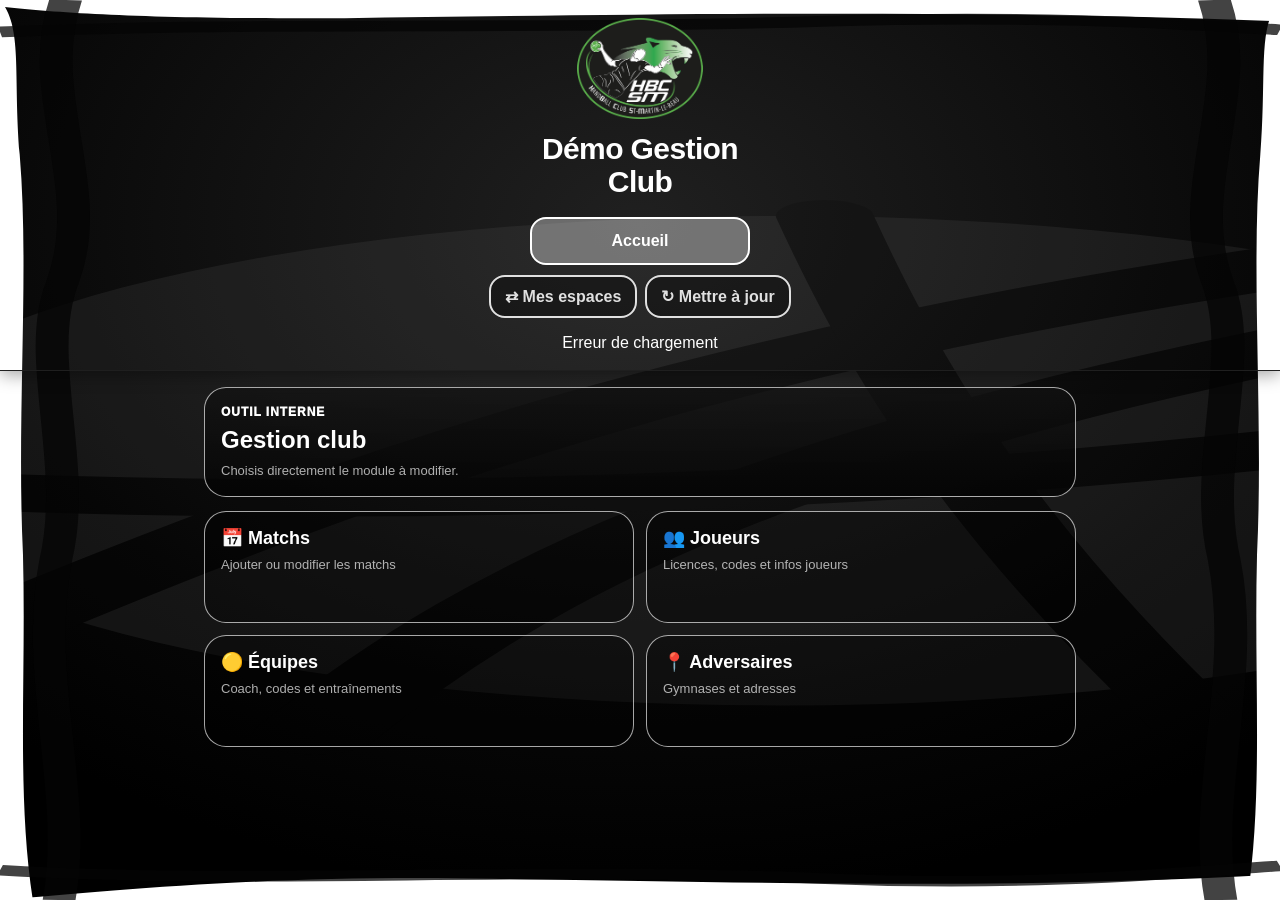
<file: gestion.html>
<!DOCTYPE html>
<!-- Démo App Club V65.49 - Gestion - logo cliquable sans fond -->

<html lang="fr">
<head>
<link rel="apple-touch-icon" href="assets/logos/clubs/demo-app-club.png">
<link rel="apple-touch-icon" sizes="180x180" href="assets/logos/clubs/demo-app-club.png">
<link rel="icon" type="image/png" sizes="32x32" href="assets/icons/app-32.png">
<meta name="apple-mobile-web-app-capable" content="yes">
<meta name="apple-mobile-web-app-status-bar-style" content="black">

  <meta charset="UTF-8" />
  <meta name="viewport" content="width=device-width, initial-scale=1.0, viewport-fit=cover" />
  <title>Démo Gestion Club</title>
  <meta name="theme-color" content="#1f4e79" />
  <meta name="app-version" content="V65.49-GESTION-LOGO-SANS-FOND" />
  <style>
    :root{
      --bg:#050505;
      --card:#121212;
      --card2:#181818;
      --text:#ffffff;
      --muted:#cfcfcf;
      --line:#2d2d2d;
      --accent:#ffffff;
      --ok:#1faa59;
      --warn:#ff9f1c;
    }
    *{box-sizing:border-box}
    html, body {
      overscroll-behavior-x: none;
      overflow-x: hidden;
    }
    body{
      margin:0;
      font-family:-apple-system,BlinkMacSystemFont,"Segoe UI",Roboto,Arial,sans-serif;
      background:var(--bg);
      color:var(--text);
    }
    header{
      background:#000;
      color:#fff;
      padding:18px 14px 16px;
      border-bottom:1px solid #1f1f1f;
      box-shadow:0 4px 16px rgba(0,0,0,.35);
    }
    .hero{
      max-width:900px;
      margin:0 auto;
      text-align:center;
    }
    .hero-logo-btn{
      background:transparent;
      border:0;
      padding:0;
      margin:0 0 8px 0;
      min-width:auto;
      min-height:auto;
      cursor:pointer;
    }
    .hero-logo{
      width:126px;
      height:auto;
      display:block;
      margin:0 auto;
    }
    .hero-title{
      margin:0;
      font-size:34px;
      line-height:0.98;
      color:#fff;
      font-weight:900;
    }
    .hero-sub{
      margin-top:10px;
      font-size:13px;
      color:var(--accent);
      line-height:1.35;
    }
    .top-actions{
      display:grid;
      grid-template-columns:repeat(2, minmax(0, 170px));
      justify-content:center;
      gap:8px;
      margin-top:18px;
    }
    button{
      border:2px solid var(--accent);
      border-radius:18px;
      padding:6px 10px;
      font-size:14px;
      font-weight:900;
      cursor:pointer;
      min-width:0;
      background:#0b0b0b;
      color:#fff;
    }
    .btn-light,
    .btn-outline.active{
      background:var(--accent);
      color:var(--button-text);
    }
    .btn-outline{
      background:#0b0b0b;
      color:#fff;
    }
    main{
      padding:16px 14px 28px;
      max-width:900px;
      margin:0 auto;
    }
    .screen{display:none}
    .screen.active{display:block}
    .card{
      background:linear-gradient(180deg,#151515,#121212);
      border:1px solid var(--line);
      border-radius:24px;
      padding:20px;
      margin-bottom:14px;
      box-shadow:0 2px 10px rgba(0,0,0,.18);
    }
    .muted{color:var(--muted)}
    .list{display:grid;gap:12px}
    .item{
      background:linear-gradient(180deg,#1a1a1a,#171717);
      border:1px solid var(--line);
      border-radius:20px;
      padding:18px;
      cursor:pointer;
    }
    .item-title{
      font-weight:900;
      font-size:22px;
      margin-bottom:8px;
      color:#fff;
    }
    .item-sub{
      color:var(--muted);
      font-size:16px;
      line-height:1.35;
      margin-top:4px;
    }
    /* V60.53 - Cartes équipes compactées */
    .team-item{
      padding:16px 16px 14px !important;
      border-radius:22px !important;
    }
    .team-head{
      display:flex;
      align-items:center;
      justify-content:space-between;
      gap:10px;
      margin-bottom:8px;
    }
    .team-title-line{
      min-width:0;
      display:flex;
      align-items:baseline;
      gap:10px;
      flex-wrap:wrap;
    }
    .team-name{
      font-weight:950;
      font-size:30px;
      line-height:1.02;
      color:#fff;
      letter-spacing:-.02em;
      flex:0 0 auto;
    }
    .team-coach-inline{
      color:var(--muted);
      font-size:13px;
      font-weight:650;
      line-height:1.15;
      white-space:nowrap;
      opacity:.78;
    }
    .team-badge-cat{
      flex:0 0 auto;
      display:inline-flex;
      align-items:center;
      justify-content:center;
      max-width:44%;
      padding:6px 10px;
      border-radius:999px;
      border:1px solid rgba(var(--accent-rgb),.48);
      background:rgba(var(--accent-rgb),.10);
      color:var(--accent);
      font-size:13px;
      font-weight:900;
      white-space:nowrap;
      overflow:hidden;
      text-overflow:ellipsis;
    }
    .team-meta{
      color:var(--muted);
      font-size:16px;
      line-height:1.25;
      margin-top:4px;
    }
    .team-extra{
      margin-top:12px;
      padding-top:11px;
      border-top:1px solid rgba(var(--accent-rgb),.18);
      display:grid;
      gap:8px;
    }
    .team-extra-title{
      color:var(--accent);
      font-size:12px;
      font-weight:900;
      text-transform:none;
      letter-spacing:.02em;
      margin-bottom:1px;
    }
    .team-training-list{
      display:grid;
      gap:5px;
    }
    .team-training-line{
      display:flex;
      align-items:flex-start;
      gap:8px;
      color:#fff;
      font-size:15px;
      line-height:1.30;
    }
    .team-training-icon{
      flex:0 0 auto;
      width:8px;
      height:8px;
      border-radius:999px;
      background:var(--accent);
      opacity:.82;
      margin-top:.48em;
      font-size:0;
      line-height:0;
    }
    .team-training-text{
      min-width:0;
    }
    .team-info-line{
      color:var(--muted);
      font-size:14px;
      line-height:1.35;
      padding:8px 10px;
      border-radius:12px;
      background:rgba(255,255,255,.04);
      border:1px solid rgba(255,255,255,.07);
    }
    @media(max-width:420px){
      .team-name{font-size:28px;}
      .team-coach-inline{font-size:12px;}
      .team-badge-cat{font-size:12px;padding:5px 9px;}
      .team-meta{font-size:15px;}
      .team-training-line{font-size:14px;}
    }

    /* V60.61 - Espace coach convocation directe simplifiée */
    .team-actions-grid{
      display:grid;
      grid-template-columns:1fr 1fr;
      gap:12px;
    }
    .team-actions-grid .coach-action{
      grid-column:1 / -1;
    }
    .team-menu-summary .team-head{
      margin-bottom:4px;
    }
    .team-menu-summary .team-name{
      font-size:32px;
    }
    .coach-space-section-head{
      display:flex;
      justify-content:space-between;
      align-items:flex-end;
      gap:10px;
      margin:8px 2px 10px;
      padding:0 4px;
      color:#fff;
      font-size:15px;
      font-weight:950;
      text-transform:uppercase;
      letter-spacing:.04em;
    }
    .coach-space-section-head small{
      color:var(--muted);
      font-size:11px;
      font-weight:800;
      text-transform:none;
      letter-spacing:0;
      text-align:right;
    }
    .coach-space-section-head-gap{margin-top:18px;}
    .coach-space-match,
    .coach-space-convoc{
      cursor:pointer;
      padding:10px 10px 10px 12px!important;
      border-left:4px solid rgba(255,255,255,.85)!important;
    }
    .coach-space-convoc{
      border-left-color:rgba(var(--accent-rgb),.92)!important;
    }
    .coach-space-row{
      display:grid;
      grid-template-columns:minmax(0,1fr) auto;
      gap:10px;
      align-items:center;
    }
    .coach-space-main{
      min-width:0;
      line-height:1.12;
    }
    .coach-space-team{
      color:#fff;
      font-size:22px;
      font-weight:950;
      text-transform:uppercase;
      white-space:nowrap;
      overflow:hidden;
      text-overflow:ellipsis;
      margin-bottom:3px;
    }
    .coach-space-opponent{
      color:var(--muted);
      font-size:14px;
      font-weight:850;
      white-space:nowrap;
      overflow:hidden;
      text-overflow:ellipsis;
      margin-bottom:6px;
    }
    .coach-space-meta-line{
      color:#d6d6d6;
      font-size:12px;
      font-weight:750;
      white-space:nowrap;
      overflow:hidden;
      text-overflow:ellipsis;
    }
    .coach-space-side{
      display:grid;
      justify-items:end;
      align-items:center;
      min-width:78px;
      gap:3px;
      text-align:right;
    }
    .coach-response-count{
      color:#fff;
      font-size:21px;
      font-weight:950;
      line-height:1;
      white-space:nowrap;
    }
    .coach-response-label{
      color:var(--muted);
      font-size:10px;
      font-weight:850;
      text-transform:uppercase;
      letter-spacing:.03em;
    }
    .coach-ready-count{
      display:inline-block;
      border-radius:999px;
      padding:3px 8px;
      margin-top:2px;
      border:1px solid rgba(31,170,89,.50);
      background:rgba(31,170,89,.13);
      color:#9effb8;
      font-size:11px;
      font-weight:950;
      white-space:nowrap;
    }
    .coach-convoc-state{
      color:#fff;
      font-size:17px;
      font-weight:950;
      line-height:1.05;
      white-space:nowrap;
    }
    .coach-convoc-sub{
      color:var(--muted);
      font-size:11px;
      font-weight:850;
      white-space:nowrap;
    }
    .coach-convoc-alert{
      color:var(--accent);
      font-size:11px;
      font-weight:900;
      white-space:nowrap;
    }
    .coach-match-header{
      margin-bottom:14px;
    }
    .coach-match-header h2{
      margin:0 0 8px 0;
      font-size:26px;
      line-height:1.08;
      color:#fff;
    }
    .coach-match-sub{
      color:var(--muted);
      font-size:15px;
      line-height:1.35;
    }
    .match-section-title{
      margin:14px 0 8px;
      color:var(--accent);
      font-size:13px;
      font-weight:900;
      text-transform:uppercase;
      letter-spacing:.04em;
    }
    .match-past{
      opacity:.55;
    }
    .match-lock{
      display:inline-block;
      margin-left:8px;
      padding:4px 8px;
      border-radius:999px;
      border:1px solid rgba(var(--accent-rgb),.45);
      color:var(--accent);
      font-size:11px;
      font-weight:900;
    }
    .match-detail-header{
      margin-bottom:14px;
      padding-bottom:14px;
      border-bottom:1px solid var(--line);
    }
    .match-top-line{
      display:grid;
      grid-template-columns:1fr auto 1fr;
      align-items:center;
      margin-bottom:10px;
      gap:8px;
    }
    .match-season-top{
      color:#bdbdbd;
      font-size:10px;
      font-weight:800;
      text-transform:uppercase;
      letter-spacing:.10em;
      opacity:.85;
      text-align:left;
    }
    .match-team-top{
      color:var(--accent);
      font-size:12px;
      font-weight:900;
      text-transform:uppercase;
      letter-spacing:.06em;
      text-align:center;
      white-space:nowrap;
    }
    .match-detail-title{
      margin:0 0 14px 0;
      color:#fff;
      font-size:25px;
      line-height:1.08;
      font-weight:900;
      word-break:normal;
    }
    .match-detail-title .vs-line{
      display:block;
      color:#fff;
    }
    .match-detail-title .vs-small{
      display:block;
      color:var(--accent);
      font-size:.62em;
      line-height:1.15;
      margin:2px 0;
      text-transform:lowercase;
    }
    .match-date-time-row{
      display:flex;
      justify-content:space-between;
      gap:12px;
      align-items:center;
      margin-bottom:10px;
      color:#fff;
      font-size:17px;
      font-weight:900;
    }
    .match-date-time-row span:last-child{
      color:var(--accent);
      text-align:right;
    }
    .match-type-top{
      display:inline-block;
      padding:6px 10px;
      border-radius:999px;
      background:rgba(var(--accent-rgb),.12);
      border:1px solid rgba(var(--accent-rgb),.45);
      color:var(--accent);
      font-size:12px;
      font-weight:900;
      text-transform:uppercase;
      letter-spacing:.04em;
    }
    .grid-2{display:grid;grid-template-columns:1fr 1fr;gap:12px}
    .menu-btn{
      background:linear-gradient(180deg,#1a1a1a,#171717);
      border:1px solid var(--line);
      color:var(--text);
      text-align:left;
      padding:18px;
      border-radius:20px;
      width:100%;
    }
    .menu-btn .big{display:block;font-size:18px;font-weight:900;margin-bottom:6px;color:#fff}
    .menu-btn .small{display:block;color:var(--muted);font-size:14px;font-weight:500}
    .detail-row{margin:12px 0;font-size:16px}
    .detail-label{
      color:var(--accent);
      display:block;
      font-size:12px;
      margin-bottom:3px;
      text-transform:uppercase;
      letter-spacing:.04em;
      font-weight:900;
    }
    .badge-home,.badge-away{
      display:inline-block;padding:5px 9px;border-radius:999px;font-size:12px;font-weight:900;margin-left:8px
    }
    .badge-home{background:#143f20;color:#9effb8;border:1px solid #1faa59}
    .badge-away{background:#4a2e00;color:var(--accent);border:1px solid #ff9f1c}
    .toolbar{display:flex;gap:8px;margin-bottom:14px;flex-wrap:wrap}
    .search{
      width:100%;
      padding:16px 16px;
      border-radius:18px;
      border:1px solid var(--line);
      font-size:17px;
      background:#0b0b0b;
      color:#fff;
    }
    .search::placeholder{color:#9f9f9f}
    .empty{
      text-align:center;color:var(--muted);padding:28px 14px;border:1px dashed var(--line);border-radius:18px;background:var(--card)
    }
    .back{
      margin-bottom:12px;
      background:#0b0b0b;
      color:var(--accent);
      border:2px solid var(--accent);
      border-radius:18px;
      padding:12px 14px;
      font-size:15px;
      font-weight:900;
    }
    .status{
      margin-top:14px;
      font-size:16px;
      color:#fff;
    }
    .pill{
      display:inline-block;
      background:rgba(var(--accent-rgb),.13);
      color:var(--accent);
      border:1px solid rgba(var(--accent-rgb),.35);
      padding:7px 12px;
      border-radius:999px;
      font-size:12px;
      font-weight:900
    }
    a.link-btn{
      display:inline-block;
      text-decoration:none;
      background:var(--accent);
      color:var(--button-text);
      padding:12px 14px;
      border-radius:14px;
      font-weight:900;
      font-size:15px
    }
    /* ══ ACCUEIL + MATCHS À VENIR COMPACT V60.61 ══ */
    #weekendCard {
      display: none;
      margin-bottom: 12px;
      padding: 12px 14px !important;
    }
    .weekend-title {
      font-size: 12px;
      font-weight: 900;
      text-transform: uppercase;
      letter-spacing: .06em;
      color: var(--accent);
      margin-bottom: 8px;
      display: flex;
      align-items: center;
      justify-content: space-between;
      gap: 8px;
    }
    .weekend-title span:last-child {
      color: var(--muted);
      font-size: 11px;
      font-weight: 700;
      text-transform: none;
      letter-spacing: 0;
    }
    .weekend-list-compact {
      display: grid;
      gap: 7px;
    }
    .weekend-match {
      display: grid;
      grid-template-columns: minmax(0, 1fr) auto;
      gap: 10px;
      align-items: center;
      background: rgba(0,0,0,.20);
      border: 1px solid rgba(var(--accent-rgb),.20);
      border-radius: 12px;
      padding: 9px 10px;
      margin-bottom: 0;
      border-left: 4px solid var(--accent);
    }
    .weekend-main {
      min-width: 0;
      line-height: 1.15;
    }
    .weekend-match-equipe {
      font-size: 18px;
      color: #fff;
      font-weight: 950;
      text-transform: uppercase;
      margin-bottom: 3px;
      white-space: nowrap;
      overflow: hidden;
      text-overflow: ellipsis;
    }
    .weekend-match-adversaire {
      font-size: 13px;
      font-weight: 800;
      color: var(--muted);
      white-space: nowrap;
      overflow: hidden;
      text-overflow: ellipsis;
    }
    .weekend-meta {
      display: grid;
      gap: 5px;
      justify-items: end;
      align-items: center;
      min-width: 64px;
    }
    .weekend-date {
      color: var(--accent);
      font-size: 12px;
      font-weight: 900;
      line-height: 1.05;
      text-align: right;
      white-space: nowrap;
    }
    .weekend-date small {
      display: block;
      color: #fff;
      font-size: 15px;
      font-weight: 950;
      margin-top: 2px;
    }
    .weekend-match-type {
      display: inline-block;
      min-width: 38px;
      text-align: center;
      font-size: 10px;
      padding: 3px 7px;
      border-radius: 999px;
      font-weight: 900;
      white-space: nowrap;
    }
    .type-dom { background: rgba(31,170,89,0.2); color: #9effb8; border:1px solid rgba(31,170,89,.55); }
    .type-ext { background: rgba(var(--accent-rgb),0.15); color: var(--accent); border:1px solid rgba(var(--accent-rgb),.55); }
    .weekend-more {
      margin-top: 7px;
      color: var(--muted);
      font-size: 11px;
      text-align: center;
    }
    #homeScreen .card h2{
      margin-top:0;
      margin-bottom:8px;
    }
    #homeScreen #weekendCard{
      display:none;
    }
    .home-info-card{
      display:none;
    }
    .home-info-title{
      color:var(--accent);
      font-size:18px;
      font-weight:900;
      margin-bottom:6px;
    }
    .home-info-text{
      color:#fff;
      font-size:15px;
      line-height:1.4;
      white-space:pre-line;
    }
    .weekend-match[data-home-match-idx]{
      cursor:pointer;
      transition:transform .12s ease, border-color .12s ease;
    }
    .weekend-match[data-home-match-idx]:active{
      transform:scale(.98);
      border-color:rgba(var(--accent-rgb),.55);
    }

    .modal-overlay{
      position:fixed;
      inset:0;
      background:rgba(0,0,0,.72);
      display:none;
      align-items:center;
      justify-content:center;
      padding:18px;
      z-index:1000;
    }
    .modal-overlay.active{display:flex}
    .modal-card{
      width:min(100%, 420px);
      background:#111;
      color:#fff;
      border:1px solid var(--line);
      border-radius:18px;
      padding:18px;
      box-shadow:0 10px 30px rgba(0,0,0,.45);
    }
    .modal-card h3{
      margin:0 0 12px 0;
      color:var(--accent);
      font-size:20px;
    }
    .modal-line{
      margin:8px 0;
      color:var(--muted);
      line-height:1.35;
    }
    .modal-label{
      color:#fff;
      font-weight:900;
    }
    .modal-list{
      margin:10px 0 16px 18px;
      padding:0;
      color:var(--muted);
    }
    .modal-list li{margin:6px 0}
    .modal-close{
      width:100%;
      background:var(--accent);
      color:var(--button-text);
      border:1px solid var(--accent);
      padding:12px 10px;
      border-radius:12px;
      font-weight:900;
      font-size:14px;
    }
    .modal-credit{
      margin-top:10px;
      text-align:center;
      color:#9f9f9f;
      font-size:11px;
    }

    .coach-card{display:none}
    .coach-msg{color:var(--muted);margin-bottom:10px}
    .coach-block{margin-top:14px}
    .coach-title{color:var(--accent);display:block;font-size:12px;margin-bottom:3px;text-transform:uppercase;letter-spacing:.04em;font-weight:900}
    .coach-list{display:grid;gap:8px}
    .coach-item{padding:10px 12px;border:1px solid var(--line);border-radius:14px;background:#151515;color:#fff;font-size:15px}
    .convoc-card{display:none;margin-top:14px;padding:14px;border:1px solid var(--line);border-radius:18px;background:#151515}
    .convoc-list{display:grid;gap:8px;margin-top:10px}
    .convoc-item{display:flex;align-items:center;gap:10px;padding:10px 12px;border:1px solid var(--line);border-radius:14px;background:#101010;color:#fff;font-size:15px}
    .convoc-item input{transform:scale(1.25)}
    .convoc-result{display:none;margin-top:14px;padding:12px;border:1px solid var(--line);border-radius:14px;background:#101010;color:#fff}
    .convoc-title{color:var(--accent);font-size:12px;text-transform:uppercase;letter-spacing:.04em;font-weight:900;margin-bottom:8px;display:block}
    .convoc-action{margin-top:12px;width:100%;padding:14px;font-weight:900;border-radius:14px;background:var(--button-bg);color:var(--button-text);border:none}
    .match-convoc-card{
  border:1.5px solid rgba(var(--accent-rgb),0.6);
  border-radius:16px;
  padding:10px;
  background:rgba(var(--accent-rgb),0.04);
}
    .match-convoc-card h2{
      margin:0 0 10px;
      color:var(--accent);
      font-size:24px;
      line-height:1.1;
    }
    .match-convoc-sub{
      color:var(--muted);
      font-size:14px;
      margin-bottom:12px;
    }
    .match-convoc-list{
  display:grid;
  grid-template-columns:1fr 1fr;
  gap:6px;
  margin-top:8px;
}
    .match-convoc-player{
  background:rgba(255,255,255,0.02);
  border:1px solid rgba(var(--accent-rgb),0.4);
  border-radius:8px;
  padding:6px 8px;
  font-size:15px;
  font-weight:600;
  color:#fff;
  text-align:center;
}
    .match-convoc-head{
      display:flex;
      justify-content:space-between;
      gap:10px;
      align-items:flex-start;
      margin-bottom:8px;
    }
    .match-convoc-comment{
      color:var(--accent);
      font-size:13px;
      line-height:1.25;
      text-align:right;
      max-width:55%;
      font-weight:700;
    }

  /* Espacement boutons détail match */
#btnReponseMatch,
#btnCoachResponses,
#mapsBlock {
  margin-top:16px !important;
}

.match-team-inline{
  color:var(--accent);
  font-size:17px;
  font-weight:900;
  text-align:right;
}

.match-detail-title{
  text-align:center;
}

.match-season-top{
  font-size:10px;
  color:#bdbdbd;
}


/* Layout domicile officiel V60.24 corrigé */
.domicile-officials-pro{
  margin-top:18px;
  padding-top:16px;
  border-top:1px solid var(--line);
}
.officials-arbitres{
  text-align:center;
  margin-bottom:18px;
}
.officials-label{
  color:var(--accent);
  font-size:13px;
  font-weight:900;
  text-transform:uppercase;
  letter-spacing:.06em;
  margin-bottom:8px;
}
.officials-names{
  color:#fff;
  font-size:18px;
  line-height:1.35;
}
.officials-grid{
  display:grid;
  grid-template-columns:1fr 1fr;
  gap:16px;
  text-align:center;
}


/* Convocation compacte SAFE */
.match-convoc-card{
  padding:18px !important;
}
/* Convocation titre discret */
.match-convoc-card h3{
  font-size:14px;
  font-weight:600;
  color:#999;
  margin-bottom:4px;
}
.match-convoc-sub{
  font-size:15px !important;
  margin-bottom:8px !important;
}
.match-convoc-list{
  display:block !important;
  gap:0 !important;
}
.match-convoc-player{
  background:transparent !important;
  border:none !important;
  padding:2px 0 !important;
  text-align:left !important;
  font-size:16px !important;
  font-weight:600 !important;
}


/* Convocation titre discret forcé */
#matchConvocationCard h3,
#matchConvocationCard .match-convoc-title,
.match-convoc-card h3,
.match-convoc-title{
  font-size:14px !important;
  font-weight:600 !important;
  color:#999 !important;
  line-height:1.2 !important;
  margin:0 0 4px 0 !important;
  white-space:nowrap !important;
}


/* Apports publics domicile - mise en page compacte */
.apports-card{
  display:none;
  margin-top:14px;
  border:1px solid rgba(var(--accent-rgb),.45);
  border-radius:18px;
  padding:14px;
  background:rgba(var(--accent-rgb),.035);
}
.apports-title{
  color:var(--accent);
  font-size:13px;
  font-weight:900;
  text-transform:uppercase;
  letter-spacing:.06em;
  margin-bottom:12px;
}
.apports-grid{
  display:grid;
  grid-template-columns:1fr 1fr;
  gap:10px;
}
.apport-box{
  border:1px solid rgba(255,255,255,.10);
  border-radius:14px;
  padding:10px;
  background:rgba(0,0,0,.18);
}
.apports-kind{
  color:#fff;
  font-size:15px;
  font-weight:900;
  margin-bottom:6px;
  white-space:nowrap;
}
.apports-count{
  color:var(--accent);
}
.apports-list{
  color:#d9d9d9;
  font-size:14px;
  line-height:1.35;
}
.apports-empty{
  color:#777;
}


/* Titre apports plus naturel */
.apports-title{
  color:var(--accent) !important;
  font-size:18px !important;
  font-weight:900 !important;
  text-transform:none !important;
  letter-spacing:0 !important;
  margin-bottom:3px !important;
}
.apports-subtitle{
  color:var(--muted);
  font-size:13px;
  line-height:1.25;
  margin-bottom:12px;
}
.apport-box{
  padding:11px !important;
}
.apports-kind{
  font-size:14px !important;
}
.apports-list{
  font-size:14px !important;
}


/* Masquage badge type header V60.24 */
#detailTypeTop{
  display:none !important;
}

/* Apports V60.24 clean */
.apports-card{
  display:none;
  margin-top:14px;
  border:1px solid rgba(var(--accent-rgb),.42);
  border-radius:18px;
  padding:14px;
  background:rgba(var(--accent-rgb),.035);
}
.apports-title{
  color:var(--accent) !important;
  font-size:18px !important;
  font-weight:900 !important;
  text-transform:none !important;
  letter-spacing:0 !important;
  margin:0 0 3px 0 !important;
}
.apports-subtitle{
  color:var(--muted);
  font-size:13px;
  line-height:1.25;
  margin-bottom:12px;
}
.apports-grid{
  display:block !important;
}
.apport-box{
  border:none !important;
  border-radius:0 !important;
  padding:0 !important;
  background:transparent !important;
  margin:0 0 12px 0 !important;
}
.apports-kind{
  color:#fff !important;
  font-size:15px !important;
  font-weight:900 !important;
  margin-bottom:4px !important;
  white-space:nowrap;
}
.apports-count{
  color:var(--accent);
}
.apports-list{
  color:#d9d9d9 !important;
  font-size:14px !important;
  line-height:1.35 !important;
}
.apports-empty{
  color:#777 !important;
}


/* Organisation match V60.24 */
.apports-card{
  display:none;
  margin-top:14px;
  border:1px solid rgba(var(--accent-rgb),.42);
  border-radius:18px;
  padding:14px;
  background:rgba(var(--accent-rgb),.02) !important;
}
.apports-title{
  color:var(--accent) !important;
  font-size:18px !important;
  font-weight:900 !important;
  text-transform:none !important;
  letter-spacing:0 !important;
  margin:0 0 3px 0 !important;
}
.apports-subtitle{
  color:var(--muted);
  font-size:13px;
  line-height:1.25;
  margin-bottom:12px;
}
.apports-grid{
  display:block !important;
}
.apport-box{
  border:none !important;
  border-radius:0 !important;
  padding:0 !important;
  background:transparent !important;
  margin:0 0 12px 0 !important;
}
.apports-kind{
  color:var(--accent) !important;
  font-size:15px !important;
  font-weight:900 !important;
  margin-bottom:4px !important;
  white-space:nowrap;
}
.apports-count{
  color:var(--accent);
}
.apports-list{
  color:#fff !important;
  font-size:14px !important;
  line-height:1.45 !important;
}
.apports-empty{
  color:#777 !important;
}


/* V60.24 merci organisation */
.apports-ok{
  color:#1faa59 !important;
  font-weight:900;
}
.officials-thanks{
  color:var(--accent);
  font-size:18px;
  font-weight:900;
  text-align:center;
  margin-bottom:16px;
}

/* V60.24 anti flash organisation */
.apports-card{
  display:none;
}

.btn-action{
  background:var(--button-bg);
  color:var(--button-text);
  padding:10px 14px;
  border-radius:10px;
  text-decoration:none;
  font-weight:bold;
}

/* Bureau V60.24 */
.bureau-member-card{
  background:linear-gradient(180deg,#1a1a1a,#171717);
  border:1px solid var(--line);
  border-radius:22px;
  padding:18px;
  margin-bottom:12px;
}
.bureau-member-name{
  font-size:22px;
  font-weight:900;
  color:#fff;
  margin-bottom:6px;
}
.bureau-member-role{
  font-size:16px;
  color:var(--accent);
  font-weight:900;
  margin-bottom:12px;
}
.bureau-actions{
  display:flex;
  gap:10px;
  flex-wrap:wrap;
}
.bureau-action-btn{
  display:inline-block;
  text-decoration:none;
  background:var(--accent);
  color:var(--button-text);
  padding:10px 13px;
  border-radius:12px;
  font-weight:900;
  font-size:14px;
}
.bureau-info-muted{
  color:var(--muted);
  font-size:15px;
  line-height:1.35;
}


/* =========================================================
   V60.24 - Fond SVG HTML homogène + cartes transparentes
   ========================================================= */
html,body{min-height:100%;background:#000!important;color:#fff;}
body::before,body::after{content:none!important;display:none!important;}
#camSvgBackground{position:fixed;top:0;left:0;width:100%;height:100%;z-index:0;pointer-events:none;overflow:hidden;background:#000;}
#camSvgBackground svg{width:100%;height:100%;display:block;position:absolute;top:0;left:0;}
#sportBasketBg,#sportHandBg,#sportFootBg,#sportNeutralBg{display:none;}
body[data-fond-type="basket"] #sportBasketBg,
body:not([data-fond-type]) #sportBasketBg{display:block;}
body[data-fond-type="hand"] #sportHandBg{display:block;}
body[data-fond-type="foot"] #sportFootBg{display:block;}
/* V65.03 : fond sport configurable via CONFIG. Neutre = fond noir propre, sans dessin derrière. */
body>*:not(#camSvgBackground){position:relative;z-index:1;}
header,main,section,.screen,.container,.app,.wrapper,.page,.hero,.top,.app-header,.content,#home,#homeScreen,.home,.home-screen{background:transparent!important;}
.card,.item,.match-card,.bureau-member-card,.convocation-card,.response-card,.menu-btn,.list-card,.team-card,.player-card{
  background:rgba(0,0,0,.38)!important;
  border:1px solid rgba(var(--accent-rgb),.34)!important;
  box-shadow:0 10px 24px rgba(0,0,0,.36);
  backdrop-filter:none!important;
  -webkit-backdrop-filter:none!important;
}
input,textarea,select{
  background:rgba(0,0,0,.45)!important;
  border:1px solid rgba(var(--accent-rgb),.28)!important;
  color:#fff!important;
  backdrop-filter:none!important;
  -webkit-backdrop-filter:none!important;
}
button,.menu-btn,.back{backdrop-filter:none!important;-webkit-backdrop-filter:none!important;transition:transform .12s ease;}
button:active,.menu-btn:active,.back:active{transform:scale(.97);}
.back{background:rgba(0,0,0,.42)!important;border:2px solid var(--accent,var(--button-bg))!important;color:var(--accent,var(--button-bg))!important;}
hr,.separator{border-color:rgba(var(--accent-rgb),.18)!important;background:transparent!important;}
.modal,#infoModal,.version-modal,.changelog-modal{
  position:fixed!important;inset:0!important;z-index:99999!important;
  align-items:center!important;justify-content:center!important;padding:18px!important;
  background:rgba(0,0,0,.64)!important;backdrop-filter:none!important;-webkit-backdrop-filter:none!important;
}
.modal.open,#infoModal.open,.version-modal.open,.changelog-modal.open,
.modal[style*="display: block"],#infoModal[style*="display: block"],.version-modal[style*="display: block"],.changelog-modal[style*="display: block"]{display:flex!important;}
.modal-content,.modal-box,.info-modal-content,#infoModal .card,#infoModal>div,.version-modal>div,.changelog-modal>div{
  position:relative!important;margin:0 auto!important;max-width:420px!important;width:min(92vw,420px)!important;
  max-height:80vh!important;overflow:auto!important;background:rgba(10,10,10,.94)!important;
  border:1px solid rgba(var(--accent-rgb),.40)!important;border-radius:22px!important;box-shadow:0 20px 60px rgba(0,0,0,.75)!important;
}


    /* ── Compatibilité iOS/Android ── */
    * { -webkit-tap-highlight-color: transparent; }
    input, select, textarea { font-size: 16px !important; } /* évite zoom iOS */
    body { -webkit-overflow-scrolling: touch; }
    
    /* Safe area notch iPhone */
    header {
      padding-top: max(18px, env(safe-area-inset-top)) !important;
    }
    body {
      padding-bottom: env(safe-area-inset-bottom);
    }
    /* ══ Masquage champs détail match ══ */
    #detailPostal, #detailCity,
    #detailCompetition, #detailTour,
    #detailScore, #detailStatut {
      display: none;
    }
    .detail-row:has(#detailPostal),
    .detail-row:has(#detailCity),
    .detail-row:has(#detailCompetition),
    .detail-row:has(#detailTour),
    .detail-row:has(#detailScore),
    .detail-row:has(#detailStatut),
    .detail-row:has(#detailDate),
    .detail-row:has(#detailTime),
    .detail-row:has(#detailType),
    .detail-row:has(#detailSeason),
    .detail-row:has(#detailOpponent) {
      display: none;
    }
    #domicileOfficialsBlock { display: none; }


/* Gestion matchs intégrée V60.34 */
.gm-tabs{display:grid;grid-template-columns:1fr 1fr;gap:10px;margin-bottom:14px}
.gm-tab.active{background:var(--accent)!important;color:var(--button-text)!important}
.gm-field{margin-top:12px}
.gm-field label{display:block;color:#fff;font-weight:900;margin-bottom:6px;font-size:14px}
.gm-field small{display:block;color:var(--muted);margin-top:5px;font-size:12px;line-height:1.35}
.gm-row{display:grid;grid-template-columns:1fr 1fr;gap:10px}
.gm-message{display:none;margin:12px 0;padding:12px;border-radius:14px;font-weight:900;text-align:center}
.gm-message.ok{display:block;background:#1f8f3a;color:#fff}
.gm-message.err{display:block;background:#b00020;color:#fff}
 .gm-hidden{display:none!important}
#gestionMatchsScreen .card{padding:18px!important;overflow:visible}
#gestionMatchsScreen input,
#gestionMatchsScreen select,
#gestionMatchsScreen textarea{
  width:100%!important;
  max-width:100%!important;
  min-height:48px!important;
  display:block!important;
  padding:12px 14px!important;
  border-radius:16px!important;
  font-size:16px!important;
  line-height:1.2!important;
}
#gestionMatchsScreen .gm-field{width:100%!important;min-width:0!important}
#gestionMatchsScreen .gm-field label{font-size:16px!important;line-height:1.2!important}
#gestionMatchsScreen .gm-row{align-items:end}
#gestionMatchsScreen .gm-tabs{
  position:sticky;
  top:0;
  z-index:5;
  background:rgba(0,0,0,.72);
  padding:8px 0;
}
#gestionMatchsScreen .gm-action-bar{
  position:sticky;
  bottom:max(10px, env(safe-area-inset-bottom));
  z-index:6;
  padding:10px 0 2px;
  background:linear-gradient(180deg,rgba(0,0,0,0),rgba(0,0,0,.88) 35%,rgba(0,0,0,.95));
}
#gestionMatchsScreen .gm-submit{
  width:100%!important;
  min-height:54px!important;
  border:3px solid #fff!important;
  border-radius:18px!important;
  background:var(--button-bg)!important;
  color:var(--button-text)!important;
  font-size:18px!important;
  font-weight:900!important;
  box-shadow:0 8px 22px rgba(0,0,0,.45);
}
#gestionMatchsScreen .gm-submit:disabled{opacity:.65!important}
@media(max-width:600px){
  #gestionMatchsScreen{padding-bottom:90px}
  #gestionMatchsScreen .gm-row{grid-template-columns:1fr!important;gap:0!important}
  #gestionMatchsScreen h2{font-size:30px!important;line-height:1.08!important}
  #gestionMatchsScreen .card{padding:16px!important;border-radius:22px!important}
  #gestionMatchsScreen select{font-size:16px!important}
}

/* Protection Gestion matchs V60.34 */
.gm-lock-card{
  border:1px solid rgba(var(--accent-rgb),.42)!important;
  background:rgba(0,0,0,.42)!important;
}
.gm-lock-note{
  color:var(--muted);
  font-size:14px;
  line-height:1.35;
  margin-top:6px;
}

.gm-reconfirm-note{
  margin-top:10px;
  padding:10px 12px;
  border-radius:14px;
  border:1px solid rgba(var(--accent-rgb),.35);
  background:rgba(var(--accent-rgb),.08);
  color:var(--accent);
  font-size:13px;
  font-weight:800;
  line-height:1.35;
}



/* V60.34 - réponses à reconfirmer visibles */
.reconfirm-alert{
  margin-top:12px;
  margin-bottom:12px;
  padding:12px 14px;
  border-radius:16px;
  border:1px solid rgba(var(--accent-rgb),.55);
  background:rgba(var(--accent-rgb),.12);
  color:var(--accent);
  font-weight:800;
  line-height:1.35;
}
.reconfirm-alert .small{
  display:block;
  color:#e8e8e8;
  font-size:13px;
  font-weight:600;
  margin-top:4px;
}
.coach-reconfirm-box{
  margin-top:12px;
  padding:12px;
  border-radius:14px;
  border:1px solid rgba(var(--accent-rgb),.45);
  background:rgba(var(--accent-rgb),.08);
}
.coach-reconfirm-title{
  color:var(--accent);
  font-size:12px;
  text-transform:uppercase;
  letter-spacing:.04em;
  font-weight:900;
  margin-bottom:8px;
}
.coach-reconfirm-item{
  padding:8px 10px;
  border-radius:12px;
  background:rgba(0,0,0,.22);
  color:#fff;
  margin-top:6px;
  font-size:14px;
}


.match-convoc-player.replace{
  border-color:rgba(var(--accent-rgb),.75)!important;
  color:var(--accent)!important;
}
.match-convoc-alert{
  margin-top:8px;
  padding:8px 10px;
  border-radius:12px;
  border:1px solid rgba(var(--accent-rgb),.45);
  background:rgba(var(--accent-rgb),.10);
  color:var(--accent);
  font-size:13px;
  font-weight:800;
}



/* V60.61 - Espace coach : convocation directe et compacte */
#coachMatchScreen #coachResponsesCard{
  display:block;
}
#coachMatchScreen #coachResponsesTitle{
  margin-bottom:8px;
}
#coachMatchScreen .coach-convoc-summary{
  font-size:18px;
  color:var(--muted);
  margin-bottom:12px;
}
#coachMatchScreen .coach-hidden-list{
  display:none !important;
}
#coachMatchScreen #convocationSelectionCard{
  display:none;
  margin-top:10px;
  padding:0 !important;
  border:none !important;
  background:transparent !important;
}
#coachMatchScreen #convocationSelectionCard .convoc-title{
  color:var(--accent);
  font-size:14px;
  line-height:1.2;
  margin-bottom:6px;
}
#coachMatchScreen #convocationSelectionText{
  font-size:15px;
  line-height:1.3;
  margin-bottom:10px;
}
#coachMatchScreen .convoc-list{
  gap:7px;
}
#coachMatchScreen .convoc-item{
  min-height:48px;
  padding:9px 12px;
  border-radius:14px;
}
#coachMatchScreen .convoc-item input{
  transform:scale(1.12);
}
#coachMatchScreen .convoc-action{
  min-height:50px;
  padding:11px 14px;
}


/* V60.62 - Navigation par rôle : Coach + Gestion club */
.header-mini-actions{
  display:flex;
  justify-content:center;
  margin-top:10px;
}
.mini-update{
  min-height:auto!important;
  padding:6px 12px!important;
  border-radius:999px!important;
  font-size:12px!important;
  opacity:.86;
}
.role-grid{
  display:grid;
  grid-template-columns:1fr 1fr;
  gap:12px;
}
.role-menu-card{
  text-align:left;
}
.role-menu-card .big{
  display:block;
  color:#fff;
  font-size:18px;
  font-weight:900;
  margin-bottom:6px;
}
.role-menu-card .small{
  display:block;
  color:var(--muted);
  font-size:14px;
  line-height:1.35;
}
.role-menu-card.disabled{
  opacity:.55;
}
.coach-team-choice .item-sub{
  font-size:14px;
}
@media(max-width:600px){
  .role-grid{grid-template-columns:1fr!important;}
}



/* V60.64 - Gestion Joueurs / Licences */
.gj-toolbar{display:grid;gap:10px;margin-bottom:14px}
.gj-search-note{color:var(--muted);font-size:13px;line-height:1.35;margin-top:-2px}
.gj-empty-action{margin-top:10px;display:flex;gap:8px;flex-wrap:wrap;justify-content:center}
.gj-empty-action button{font-size:13px;padding:8px 10px;border-radius:14px}
.gj-actions{display:grid;grid-template-columns:1fr 1fr;gap:10px}
.gj-actions-single{grid-template-columns:1fr!important}
.gj-form-card input,.gj-form-card select,.gj-form-card textarea{
  width:100%!important;min-height:48px!important;padding:12px 14px!important;border-radius:16px!important;font-size:16px!important;
}
.gj-field{margin-top:12px}
.gj-field label{display:block;color:#fff;font-weight:900;margin-bottom:6px;font-size:14px}
.gj-row{display:grid;grid-template-columns:1fr 1fr;gap:10px}
.gj-message{display:none;margin:12px 0;padding:12px;border-radius:14px;font-weight:900;text-align:center}
.gj-message.ok{display:block;background:#1f8f3a;color:#fff}
.gj-message.err{display:block;background:#b00020;color:#fff}
.gj-player-card.inactive{opacity:.58}
.gj-badge{display:inline-block;margin-left:8px;padding:4px 8px;border-radius:999px;font-size:11px;font-weight:900;border:1px solid rgba(var(--accent-rgb),.45);color:var(--accent)}
.gj-badge-off{border-color:#e04040;color:#ff9b9b}
.gj-save{width:100%;margin-top:14px;min-height:54px!important;border:3px solid #fff!important;border-radius:18px!important;background:var(--button-bg)!important;color:var(--button-text)!important;font-size:18px!important;font-weight:900!important}
.gj-form-card{display:none}
.gj-form-card.active{display:block}
.gj-mode-badge{display:inline-block;margin:2px 0 8px 0;padding:6px 10px;border-radius:999px;border:1px solid rgba(var(--accent-rgb),.45);color:var(--accent);font-size:12px;font-weight:900}
.gj-cancel{width:100%;margin-top:10px;min-height:48px!important;border:2px solid var(--accent)!important;border-radius:18px!important;background:transparent!important;color:#fff!important;font-size:16px!important;font-weight:900!important}
.gj-help-warning{margin-top:10px;color:var(--accent);font-size:13px;line-height:1.35}
.gj-mode-choice-card,
.gj-create-card{padding:18px!important}
.gj-choice-title{color:#fff;font-size:22px;font-weight:950;line-height:1.1;margin-bottom:6px}
.gj-choice-text{color:var(--muted);font-size:15px;line-height:1.35;margin-bottom:12px}
.gj-toolbar-compact{margin-bottom:0!important}
.gj-create-main{width:100%;min-height:50px!important;border-radius:18px!important;font-size:16px!important;font-weight:950!important}
@media(max-width:600px){.gj-row,.gj-actions{grid-template-columns:1fr!important}}
.ge-form-card.active{display:block!important}
#geList .gj-player-card{cursor:pointer;touch-action:manipulation}
#geList .gj-player-card:active{transform:scale(.985)}



/* V60.80 - Retour tactile mobile boutons / cartes */
button,
.menu-btn,
.role-menu-card,
.item,
.weekend-match,
.gj-player-card,
.ge-team-card,
.gm-tab,
.bureau-action-btn,
.link-btn {
  touch-action: manipulation;
  -webkit-user-select: none;
  user-select: none;
  cursor: pointer;
  transition:
    transform 0.08s ease,
    filter 0.08s ease,
    background-color 0.08s ease,
    border-color 0.08s ease,
    opacity 0.08s ease;
}

button:active,
.menu-btn:active,
.role-menu-card:active,
.item:active,
.weekend-match:active,
.gj-player-card:active,
.ge-team-card:active,
.gm-tab:active,
.bureau-action-btn:active,
.link-btn:active,
.tap-active {
  transform: scale(0.965);
  filter: brightness(1.18);
}

button:disabled,
.is-loading {
  opacity: 0.72 !important;
  pointer-events: none;
}

.tap-loading {
  position: relative;
}

.tap-loading::after {
  content: "Ouverture...";
  position: absolute;
  right: 12px;
  top: 50%;
  transform: translateY(-50%);
  font-size: 11px;
  font-weight: 900;
  color: var(--accent);
  opacity: .9;
}


/* V61.00 - Note nettoyage
   Base stabilisee sans suppression agressive des anciennes couches CSS.
   Les blocs V60.x conserves restent actifs car plusieurs corrections validées en dépendent.
   Nettoyage destructif reporte apres tests complets. */


/* V61.01 - Badges forfait sur carte week-end */
.weekend-status{
  display:inline-block;
  min-width:38px;
  text-align:center;
  font-size:10px;
  padding:3px 7px;
  border-radius:999px;
  font-weight:950;
  white-space:nowrap;
  margin-top:2px;
}
.weekend-status.forfait-adverse{
  background:rgba(var(--accent-rgb),0.18);
  color:var(--accent);
  border:1px solid rgba(var(--accent-rgb),.65);
}
.weekend-status.forfait-cam{
  background:rgba(224,64,64,0.18);
  color:#ffaaaa;
  border:1px solid rgba(224,64,64,.72);
}
.weekend-match.has-forfait{
  opacity:.82;
  border-left-color:#ff9f1c;
}


/* V61.02 - Lien direct match WhatsApp */
.gm-share-note{
  margin-top:10px;
  padding:10px 12px;
  border-radius:14px;
  border:1px solid rgba(var(--accent-rgb),.35);
  background:rgba(var(--accent-rgb),.08);
  color:var(--accent);
  font-size:13px;
  font-weight:800;
  line-height:1.35;
}


/* V61.06 - Masquage réel des modules Gestion via CONFIG */
.gestion-menu-hidden{display:none!important;}

/* V61.03 - Bouton WhatsApp manuel après ajout/modif match */
.gm-share-prompt{
  display:none;
  margin:12px 0;
  padding:14px;
  border-radius:16px;
  border:1px solid rgba(var(--accent-rgb),.45);
  background:rgba(var(--accent-rgb),.08);
  color:#fff;
}
.gm-share-prompt.active{display:block}
.gm-share-prompt-title{
  color:var(--accent);
  font-weight:950;
  font-size:15px;
  margin-bottom:6px;
}
.gm-share-prompt-text{
  color:var(--muted);
  font-size:13px;
  line-height:1.35;
  margin-bottom:10px;
}
.gm-share-prompt button{
  width:100%;
  min-height:50px!important;
  border-radius:18px!important;
  background:var(--button-bg)!important;
  color:var(--button-text)!important;
  border:2px solid #fff!important;
  font-weight:950!important;
  font-size:16px!important;
}


/* V65.31 GESTION - Accueil direct + écran Réglages app préparé */
.gestion-top-actions{grid-template-columns:minmax(0,220px)!important;}
#appSubtitle{display:none!important;}
#btn-teams,#btn-coach,#btn-gestion,#btn-bureau,#btn-benevoles{display:none!important;}
#teamsScreen,#coachTeamsScreen,#teamMenuScreen,#playersScreen,#matchesScreen,#bureauScreen,#benevolesScreen,#gestionClubScreen{display:none!important;}
.gestion-home-hero{text-align:left;}
.gestion-home-kicker{color:var(--accent);font-size:12px;font-weight:950;text-transform:uppercase;letter-spacing:.08em;margin-bottom:6px;}
.gestion-home-hero h2{margin:0 0 8px;font-size:30px;line-height:1.05;}
.gestion-home-grid{display:grid;grid-template-columns:1fr 1fr;gap:12px;margin-bottom:14px;}
.gestion-home-grid-single{grid-template-columns:1fr!important;}
.gestion-home-tile{min-height:112px;}
.gestion-settings-tile{min-height:88px;border-color:rgba(var(--accent-rgb),.55)!important;}
.reglages-preview-card h3{margin:0 0 12px;color:var(--accent);font-size:18px;}
.reglages-preview-card input,.reglages-preview-card select,.reglages-preview-card textarea{width:100%!important;opacity:.78;}
.reglages-preview-card button:disabled{opacity:.55!important;}
.reglages-preview-note{margin-top:10px;color:var(--muted);font-size:13px;line-height:1.35;}
@media(max-width:600px){
  .gestion-top-actions{grid-template-columns:1fr!important;}
  .gestion-home-grid{grid-template-columns:1fr 1fr!important;gap:10px;}
  .gestion-home-grid-single{grid-template-columns:1fr!important;}
  .gestion-home-tile{padding:14px!important;min-height:105px;}
  .gestion-settings-tile{min-height:86px;}
  .gestion-home-tile .big{font-size:16px!important;}
  .gestion-home-tile .small{font-size:12px!important;}
}


/* V65.31 GESTION - Réglages CONFIG connectés */
.reglages-preview-card h3{margin:0 0 12px;color:var(--accent);font-size:18px;}
.reglages-preview-card input,
.reglages-preview-card select,
.reglages-preview-card textarea{
  width:100%!important;
  min-height:48px!important;
  padding:12px 14px!important;
  border-radius:16px!important;
  font-size:16px!important;
  opacity:1!important;
}
.reglages-preview-note{margin-top:10px;color:var(--muted);font-size:13px;line-height:1.35;}
#grSaveBtn{width:100%;min-height:52px!important;border-radius:18px!important;background:var(--button-bg)!important;color:var(--button-text)!important;border:2px solid #fff!important;font-weight:950!important;}
#grSaveBtn:disabled{opacity:.65!important;}

</style>





<link rel="icon" type="image/png" sizes="32x32" href="assets/icons/app-32.png">
<link rel="icon" type="image/png" sizes="192x192" href="assets/icons/app-192.png">
<link rel="apple-touch-icon" sizes="180x180" href="assets/icons/app-180.png">
<meta name="apple-mobile-web-app-title" content="Démo App Club">

<link rel="manifest" href="[data-uri]">

<style id="_color_cleanup_v2">
/* V-COLOR-CLEANUP-2 : supprime les anciens jaunes fixes et applique les couleurs CONFIG */
:root{
  --accent-rgb:255,255,255;
  --button-bg:var(--accent);
  --button-text:#000;
}
/* Boutons principaux / actions */
.convoc-action,
.link-btn.primary,
.gm-send-btn,
.gj-save,
#grSaveBtn,
#btnFaireConvocationCoach,
button.primary,
.btn-primary,
.modal-close{
  background:var(--button-bg)!important;
  color:var(--button-text)!important;
  border-color:var(--button-bg)!important;
}
.convoc-action *,
.link-btn.primary *,
.gm-send-btn *,
.gj-save *,
#grSaveBtn *,
#btnFaireConvocationCoach *,
button.primary *,
.btn-primary *,
.modal-close *{
  color:var(--button-text)!important;
}
/* Contours / accents */
.convocation-card,
.convoc-card,
.apports-card,
.gm-share-prompt,
.gm-reconfirm-note,
.gestion-home-tile,
.gestion-settings-tile,
.player-team-card-selected,
.weekend-match,
.home-week-card,
.home-match-card,
.card,
.match-card{
  border-color:rgba(var(--accent-rgb),.55)!important;
}
/* Titres / badges accentués */
.convoc-title,
.apports-title,
.home-section-title,
.home-count,
.detail-label,
.hero-sub,
.badge-season,
.weekend-date,
.weekend-date small,
.player-team-check,
.status-badge,
.pill,
.match-badge,
.weekend-match-type,
.type-ext{
  color:var(--accent)!important;
  border-color:rgba(var(--accent-rgb),.55)!important;
}
.pill,
.match-badge,
.weekend-match-type,
.type-ext,
.player-team-card-selected{
  background:rgba(var(--accent-rgb),.12)!important;
}
hr,.separator{
  border-color:rgba(var(--accent-rgb),.20)!important;
}
/* Fond sport : les bordures dessinées suivent l'accent, pas un jaune fixe */
#camSvgBackground path[fill="#ffffff"],
#camSvgBackground path[fill="#ffffff"]{
  fill:var(--accent)!important;
}
/* Indicateur de mise à jour */
#syncIndicator,
.sync-indicator{
  background:var(--button-bg)!important;
  color:var(--button-text)!important;
}
</style>



<style id="_color_cleanup_v3_forced">
/* V-COLOR-CLEANUP-3 : derniers éléments forcés sur CONFIG */
:root{
  --button-bg: var(--button-bg, var(--accent));
  --button-text: var(--button-text, #000000);
}
/* Boutons principaux créés dynamiquement */
#btnReponseMatch,
#btnCoachResponses,
#btnGenererConvocation,
#btnWhatsappCoach,
#btnFaireConvocationCoach,
.convoc-action,
.link-btn.primary,
.gm-send-btn,
.gj-save,
#grSaveBtn,
button.primary,
.btn-primary,
.modal-close{
  background:var(--button-bg)!important;
  color:var(--button-text)!important;
  border-color:var(--button-bg)!important;
}
#btnReponseMatch *,
#btnCoachResponses *,
#btnGenererConvocation *,
#btnWhatsappCoach *,
#btnFaireConvocationCoach *,
.convoc-action *,
.link-btn.primary *,
.gm-send-btn *,
.gj-save *,
#grSaveBtn *,
button.primary *,
.btn-primary *,
.modal-close *{
  color:var(--button-text)!important;
}
/* Boutons secondaires / retour */
.back,
.btn-outline:not(.active),
.menu-btn:not(.active){
  background:rgba(0,0,0,.35)!important;
  color:var(--text)!important;
  border-color:var(--accent)!important;
}
/* Cartes convocation / apports / détail match */
#matchConvocationCard,
.match-convoc-card,
.convocation-card,
.convoc-card,
.convoc-result,
.apports-card,
.gm-share-prompt,
.gm-reconfirm-note,
.home-week-card,
.home-match-card,
.card,
.match-card{
  border-color:rgba(var(--accent-rgb),.55)!important;
}
#matchConvocationCard,
.match-convoc-card,
.apports-card,
.convoc-card,
.convoc-result{
  background:rgba(var(--accent-rgb),.05)!important;
}
#matchConvocationCard h2,
.match-convoc-card h2,
#matchConvocationCard h3,
.match-convoc-card h3,
.match-convoc-title,
.convoc-title,
.apports-title,
.apports-card h2,
.apports-card h3,
.apports-card strong,
.home-section-title,
.home-count,
.detail-label,
.status-badge,
.pill,
.match-badge,
.weekend-match-type,
.type-ext,
.team-name,
.match-date-time-row span:last-child{
  color:var(--accent)!important;
  border-color:rgba(var(--accent-rgb),.55)!important;
}
hr,.separator{
  border-color:rgba(var(--accent-rgb),.25)!important;
}
#_refreshIndicator,
#syncIndicator,
.sync-indicator{
  background:var(--button-bg)!important;
  color:var(--button-text)!important;
}
</style>


<style id="_color_visibility_fix_v4">
/* V-COLOR-CLEANUP-4 : texte des boutons toujours lisible avec couleur_bouton_texte */
:root{
  --button-bg: var(--accent, #ffffff);
  --button-text: #000000;
}
button:not(.back):not(.btn-outline):not(.cancel):not(.secondary):not(.ghost),
.btn-light,
.btn-outline.active,
.convoc-action,
.gm-save,
.gj-save,
.save,
.send:not(.cancel),
.action-primary,
.whatsapp-btn,
#btnReponseMatch,
#btnFaireConvocationCoach,
#btnValiderConvocation,
#btnWhatsAppConvocation,
#btnEnvoyerWhatsApp,
#btnAjouterMatchWhatsApp,
#btnModifierMatchWhatsApp,
#btnAjouterMatch,
#btnModifierMatch,
#btnAjouterJoueur,
#btnModifierJoueur,
#btnAjouterEquipe,
#btnModifierEquipe,
#btnAjouterAdversaire,
#btnModifierAdversaire{
  background:var(--button-bg)!important;
  color:var(--button-text)!important;
  border-color:var(--button-bg)!important;
}
button:not(.back):not(.btn-light):not(.active):not(.send):not(.convoc-action):not(.gm-save):not(.gj-save):not(.whatsapp-btn),
.btn-outline,
.send.cancel,
.gm-cancel,
.gj-cancel,
.cancel,
.secondary,
.ghost{
  color:var(--text, var(--app-text, #ffffff))!important;
}
</style>

<style>

/* AUDIT COLOR SAFETY — boutons uniformes, cartes séparées */
button,
.btn-light,
.btn-primary,
.primary,
.action-primary,
.link-btn.primary,
a.link-btn.primary,
.convoc-action,
.whatsapp-btn,
.gm-send-btn,
.gj-save,
#grSaveBtn,
#grSaveBtn *,
#btnGenererConvocation,
#btnWhatsappCoach,
#btnAnnulerConvocation,
#btnFaireConvocationCoach,
#btnReponseMatch,
#btnCoachResponses,
#btnAjouterMatch,
#btnModifierMatch,
#btnAjouterJoueur,
#btnModifierJoueur,
#btnAjouterEquipe,
#btnModifierEquipe,
#btnAjouterAdversaire,
#btnModifierAdversaire,
button[type="submit"] {
  background: var(--button-bg) !important;
  color: var(--button-text) !important;
  border-color: var(--button-bg) !important;
}
button *,
.btn-light *,
.btn-primary *,
.primary *,
.action-primary *,
.link-btn.primary *,
a.link-btn.primary *,
.convoc-action *,
.whatsapp-btn *,
.gm-send-btn *,
.gj-save *,
#btnGenererConvocation *,
#btnWhatsappCoach *,
#btnAnnulerConvocation *,
#btnFaireConvocationCoach *,
#btnReponseMatch *,
#btnCoachResponses * {
  color: var(--button-text) !important;
}
.back,
.btn-outline:not(.active),
.secondary,
.ghost,
.cancel,
.gm-cancel,
.gj-cancel {
  background: rgba(0,0,0,.35) !important;
  color: var(--text) !important;
  border-color: var(--accent) !important;
}
.menu-btn,
.role-menu-card,
.gestion-home-tile,
.gestion-settings-tile,
.item,
.card,
.weekend-match,
.home-match-card,
.home-week-card,
.match-card,
.gj-player-card,
.ge-team-card,
.list-card,
.team-card,
.player-card {
  background: linear-gradient(180deg, rgba(18,18,18,.94), rgba(8,8,8,.94)) !important;
  color: var(--text) !important;
  border-color: rgba(var(--accent-rgb), .55) !important;
}
</style>

<style id="_version_modal_5mods_v12">
/* V65.22 — badge version visible + fenêtre version compacte */
#versionBadge{
  background: rgba(0,0,0,.58) !important;
  color: var(--accent) !important;
  border: 1.5px solid var(--accent) !important;
  min-width: auto !important;
  width: auto !important;
  max-width: 150px !important;
  height: auto !important;
  padding: 5px 10px !important;
  border-radius: 999px !important;
  font-size: 11px !important;
  line-height: 1.1 !important;
  box-shadow: none !important;
  white-space: nowrap !important;
}
#versionBadge *{
  color: var(--accent) !important;
}
#infoModal .modal-card{
  max-height: min(78vh, 620px) !important;
  overflow-y: auto !important;
  padding: 20px !important;
}
#infoModal .modal-list{
  margin-bottom: 16px !important;
}
#infoModal .modal-list li{
  margin: 8px 0 !important;
  line-height: 1.28 !important;
}
#infoModal .modal-close{
  background: var(--button-bg) !important;
  color: var(--button-text) !important;
  border-color: var(--button-bg) !important;
  min-height: 48px !important;
}
#infoModal .modal-close *{
  color: var(--button-text) !important;
}
</style>


<style id="_nav_secondary_logo_fix_v20">
/* V20 — Navigation = secondaire, pas principal.
   Couleur principale reste réservée aux vrais boutons d'action.
   Accueil / Coach / Mes matchs / Mes équipes / Mettre à jour restent sobres. */

/* Logo : jamais de fond violet/blanc derrière l'image */
header .hero button.hero-logo-btn,
header .hero .hero-logo-btn{
  background:transparent!important;
  border-color:transparent!important;
  box-shadow:none!important;
  padding:0!important;
  margin-bottom:8px!important;
  min-height:auto!important;
}
header .hero button.hero-logo-btn *,
header .hero .hero-logo-btn *{
  background:transparent!important;
}
header .hero img.hero-logo,
header .hero #mainLogo{
  background:transparent!important;
  box-shadow:none!important;
  border:0!important;
  border-radius:0!important;
  object-fit:contain!important;
}

/* Boutons de navigation du haut : contours couleur secondaire */
header .top-actions button,
header .top-actions .btn-light,
header .top-actions .btn-outline,
header .header-mini-actions button,
header .header-mini-actions .btn-outline,
#btn-home,
#btn-teams,
#btn-myteams,
#btn-bureau,
#btn-coach,
#btn-update{
  background:rgba(0,0,0,.34)!important;
  color:var(--text)!important;
  border-color:var(--accent)!important;
  box-shadow:none!important;
}

/* Actif = légèrement accentué, mais pas rempli avec Couleur principale */
header .top-actions button.active,
header .top-actions .btn-light.active,
header .top-actions .btn-outline.active,
#btn-home.active,
#btn-teams.active,
#btn-myteams.active,
#btn-bureau.active,
#btn-coach.active{
  background:rgba(var(--accent-rgb), .10)!important;
  color:var(--text)!important;
  border-color:var(--accent)!important;
  box-shadow:inset 0 0 0 1px rgba(var(--accent-rgb), .65)!important;
}

/* Le texte des boutons navigation reste lisible */
header .top-actions button *,
header .header-mini-actions button *,
#btn-home *,
#btn-teams *,
#btn-myteams *,
#btn-bureau *,
#btn-coach *,
#btn-update *{
  color:var(--text)!important;
}

/* Les vrais boutons d'action restent pilotés par Couleur principale */
main .send:not(.cancel),
main .gm-submit,
main .gj-save,
main #grSaveBtn,
main .convoc-action,
main .whatsapp-btn,
main button[type="submit"]{
  background:var(--button-bg)!important;
  color:var(--button-text)!important;
  border-color:var(--button-bg)!important;
}
main .send:not(.cancel) *,
main .gm-submit *,
main .gj-save *,
main #grSaveBtn *,
main .convoc-action *,
main .whatsapp-btn *,
main button[type="submit"] *{
  color:var(--button-text)!important;
}
</style>


<style id="_ui_roles_v21">
/* V21 — DESIGN SYSTEM OFFICIEL
   Séparation claire :
   - Navigation = contour secondaire
   - Cartes = fond sombre + contour secondaire
   - Actions principales = couleur principale + couleur bouton texte
   - Logo = image/habillage séparé, jamais bouton visuel
*/

/* Alias variables pour toutes les pages */
:root{
  --ui-bg: var(--bg, #000000);
  --ui-card-bg: rgba(8,8,8,.62);
  --ui-card-bg-strong: rgba(10,10,10,.78);
  --ui-text: var(--text, #ffffff);
  --ui-muted: color-mix(in srgb, var(--ui-text) 70%, transparent);
  --ui-accent: var(--accent, #6600CC);
  --ui-action-bg: var(--button-bg, #ffffff);
  --ui-action-text: var(--button-text, #000000);
}

/* LOGO : ne doit pas réagir comme un bouton */
header .hero .hero-logo-btn,
header .hero button.hero-logo-btn{
  background: transparent !important;
  border-color: transparent !important;
  box-shadow: none !important;
  padding: 0 !important;
  margin-bottom: 8px !important;
  min-height: auto !important;
  min-width: auto !important;
  border-radius: 0 !important;
}
header .hero .hero-logo-btn:active,
header .hero button.hero-logo-btn:active{
  transform: none !important;
  filter: none !important;
}
header .hero img.hero-logo,
header .hero #mainLogo{
  display: block !important;
  background: transparent !important;
  border: 0 !important;
  box-shadow: none !important;
  border-radius: 0 !important;
  object-fit: contain !important;
}

/* NAVIGATION — boutons de changement d'écran */
header .top-actions button,
header .top-actions .btn-light,
header .top-actions .btn-outline,
header .header-mini-actions button,
header .header-mini-actions .btn-outline,
#btn-home,
#btn-teams,
#btn-myteams,
#btn-bureau,
#btn-coach,
#btn-update{
  background: rgba(0,0,0,.34) !important;
  color: var(--ui-text) !important;
  border: 2px solid var(--ui-accent) !important;
  box-shadow: none !important;
}
header .top-actions button.active,
header .top-actions .btn-light.active,
header .top-actions .btn-outline.active,
#btn-home.active,
#btn-teams.active,
#btn-myteams.active,
#btn-bureau.active,
#btn-coach.active{
  background: color-mix(in srgb, var(--ui-accent) 15%, transparent) !important;
  color: var(--ui-text) !important;
  border-color: var(--ui-accent) !important;
  box-shadow: inset 0 0 0 1px color-mix(in srgb, var(--ui-accent) 65%, transparent) !important;
}
header .top-actions button *,
header .header-mini-actions button *,
#btn-home *,
#btn-teams *,
#btn-myteams *,
#btn-bureau *,
#btn-coach *,
#btn-update *{
  color: var(--ui-text) !important;
}

/* CARTES INFO + CARTES CLIQUABLES */
main .card,
main .home-week-card,
main .home-match-card,
main .weekend-match,
main .match-card,
main .item,
main .menu-btn,
main .role-menu-card,
main .gestion-home-tile,
main .gestion-settings-tile,
main .list-card,
main .team-card,
main .player-card,
main .gj-player-card,
main .ge-team-card,
main .bureau-member-card,
main .convocation-card,
main .response-card,
main .gm-lock-card,
main .apports-card,
main .club-event-card{
  background: linear-gradient(180deg, rgba(18,18,18,.72), rgba(3,3,3,.82)) !important;
  color: var(--ui-text) !important;
  border-color: color-mix(in srgb, var(--ui-accent) 68%, transparent) !important;
  box-shadow: none !important;
}
main .card *,
main .home-week-card *,
main .home-match-card *,
main .weekend-match *,
main .match-card *,
main .item *,
main .menu-btn *,
main .role-menu-card *,
main .gestion-home-tile *,
main .gestion-settings-tile *,
main .list-card *,
main .team-card *,
main .player-card *,
main .gj-player-card *,
main .ge-team-card *,
main .bureau-member-card *,
main .convocation-card *,
main .response-card *,
main .gm-lock-card *,
main .apports-card *,
main .club-event-card *{
  color: inherit;
}
main .muted,
main .small,
main .card .small,
main .card .muted,
main .home-match-sub,
main .home-match-meta,
main .item .meta,
main .item .sub,
main .note,
main small{
  color: var(--ui-muted) !important;
}

/* Titres secondaires / accents */
main .section-title,
main .home-section-title,
main .gestion-home-kicker,
main .kicker,
main .card-kicker,
main .officials-thanks,
main .apports-ok,
main .bureau-member-role,
main .home-match-time,
main .home-match-date{
  color: var(--ui-accent) !important;
}

/* BADGES / STATUTS */
main .pill,
main .badge,
main .badge-away,
main .badge-home,
main .status-badge,
main .gm-status-badge{
  background: color-mix(in srgb, var(--ui-accent) 13%, transparent) !important;
  color: var(--ui-accent) !important;
  border-color: color-mix(in srgb, var(--ui-accent) 68%, transparent) !important;
}

/* ACTIONS PRINCIPALES — seulement les vrais boutons d'action */
main .send:not(.cancel),
main .gm-submit,
main .gm-save,
main .gj-save,
main #grSaveBtn,
main .save,
main .primary,
main .btn-primary,
main .action-primary,
main .convoc-action,
main .whatsapp-btn,
main #btnReponseMatch,
main #btnFaireConvocationCoach,
main #btnValiderConvocation,
main #btnWhatsAppConvocation,
main #btnEnvoyerWhatsApp,
main #btnAjouterMatchWhatsApp,
main #btnModifierMatchWhatsApp,
main #btnAjouterMatch,
main #btnModifierMatch,
main #btnAjouterJoueur,
main #btnModifierJoueur,
main #btnAjouterEquipe,
main #btnModifierEquipe,
main #btnAjouterAdversaire,
main #btnModifierAdversaire,
main button[type="submit"]{
  background: var(--ui-action-bg) !important;
  color: var(--ui-action-text) !important;
  border-color: var(--ui-action-bg) !important;
  box-shadow: none !important;
}
main .send:not(.cancel) *,
main .gm-submit *,
main .gm-save *,
main .gj-save *,
main #grSaveBtn *,
main .save *,
main .primary *,
main .btn-primary *,
main .action-primary *,
main .convoc-action *,
main .whatsapp-btn *,
main #btnReponseMatch *,
main #btnFaireConvocationCoach *,
main #btnValiderConvocation *,
main #btnWhatsAppConvocation *,
main #btnEnvoyerWhatsApp *,
main #btnAjouterMatchWhatsApp *,
main #btnModifierMatchWhatsApp *,
main #btnAjouterMatch *,
main #btnModifierMatch *,
main #btnAjouterJoueur *,
main #btnModifierJoueur *,
main #btnAjouterEquipe *,
main #btnModifierEquipe *,
main #btnAjouterAdversaire *,
main #btnModifierAdversaire *,
main button[type="submit"] *{
  color: var(--ui-action-text) !important;
}

/* ACTIONS SECONDAIRES — retour / annuler / fermer */
main .back,
main .cancel,
main .secondary,
main .ghost,
main .send.cancel,
main .gm-cancel,
main .gj-cancel,
main .modal-close{
  background: rgba(0,0,0,.38) !important;
  color: var(--ui-text) !important;
  border-color: var(--ui-accent) !important;
  box-shadow: none !important;
}
main .back *,
main .cancel *,
main .secondary *,
main .ghost *,
main .send.cancel *,
main .gm-cancel *,
main .gj-cancel *,
main .modal-close *{
  color: var(--ui-text) !important;
}

/* CHAMPS */
main input,
main select,
main textarea{
  background: rgba(0,0,0,.36) !important;
  color: var(--ui-text) !important;
  border-color: var(--ui-accent) !important;
}
main input::placeholder,
main textarea::placeholder{
  color: color-mix(in srgb, var(--ui-text) 48%, transparent) !important;
}
</style>


<style id="_clean_design_system_v23">
/* V23 — CLEAN DESIGN SYSTEM
   Objectif : arrêter les conflits visuels.
   3 familles seulement :
   1) cartes = contenu, même si cliquable
   2) navigation/secondaire = contour
   3) action principale = remplie
*/

:root{
  --clean-bg: var(--bg, #000000);
  --clean-text: var(--text, #ffffff);
  --clean-muted: color-mix(in srgb, var(--clean-text) 68%, transparent);
  --clean-accent: var(--accent, #5A189A);
  --clean-action-bg: var(--button-bg, #ffffff);
  --clean-action-text: var(--button-text, #000000);
  --clean-card-bg: rgba(8,8,8,.70);
  --clean-card-bg-strong: rgba(10,10,10,.84);
}

/* LOGO : image/habillage séparé, jamais bouton visuel */
header .hero-logo-btn,
header button.hero-logo-btn,
.hero-logo-btn{
  background: transparent !important;
  border: 0 !important;
  box-shadow: none !important;
  padding: 0 !important;
  margin: 0 0 8px 0 !important;
  min-width: auto !important;
  min-height: auto !important;
  border-radius: 0 !important;
}
header .hero-logo-btn:active,
header button.hero-logo-btn:active,
.hero-logo-btn:active{
  transform: none !important;
  filter: none !important;
}
header img.hero-logo,
header #mainLogo,
.hero-logo{
  background: transparent !important;
  border: 0 !important;
  box-shadow: none !important;
  border-radius: 0 !important;
  object-fit: contain !important;
}

/* NAVIGATION HAUT + ACTIONS SECONDAIRES */
header .top-actions button,
header .top-actions .btn-light,
header .top-actions .btn-outline,
header .header-mini-actions button,
header .header-mini-actions .mini-update,
#btn-home,
#btn-teams,
#btn-myteams,
#btn-bureau,
#btn-coach,
#btn-update,
main .back,
main .secondary,
main .ghost,
main .cancel,
main .send.cancel,
main .gm-cancel,
main .gj-cancel,
main .modal-close,
main #mapsLink,
main .link-btn:not(.primary):not(.action-primary),
main .social-link,
main .social-btn,
main .network-btn{
  background: rgba(0,0,0,.38) !important;
  color: var(--clean-text) !important;
  border: 2px solid var(--clean-accent) !important;
  box-shadow: none !important;
}

/* Navigation active : jamais fond blanc */
header .top-actions button.active,
header .top-actions .btn-light.active,
header .top-actions .btn-outline.active,
#btn-home.active,
#btn-teams.active,
#btn-myteams.active,
#btn-bureau.active,
#btn-coach.active{
  background: color-mix(in srgb, var(--clean-accent) 14%, rgba(0,0,0,.42)) !important;
  color: var(--clean-text) !important;
  border-color: var(--clean-accent) !important;
  box-shadow: inset 0 0 0 1px color-mix(in srgb, var(--clean-accent) 70%, transparent) !important;
}

header .top-actions button *,
header .header-mini-actions button *,
main .back *,
main .secondary *,
main .ghost *,
main .cancel *,
main .send.cancel *,
main .gm-cancel *,
main .gj-cancel *,
main .modal-close *,
main #mapsLink *,
main .link-btn:not(.primary):not(.action-primary) *,
main .social-link *,
main .social-btn *,
main .network-btn *{
  color: var(--clean-text) !important;
}

/* CARTES : contenu et cartes cliquables restent des cartes */
main .card,
main .home-info-card,
main .player-help-card,
main .home-week-card,
main .home-match-card,
main .weekend-match,
main .match-card,
main .item,
main .menu-btn,
main .role-menu-card,
main .gestion-home-tile,
main .gestion-settings-tile,
main .list-card,
main .team-card,
main .player-card,
main .gj-player-card,
main .ge-team-card,
main .bureau-member-card,
main .convocation-card,
main .response-card,
main .gm-lock-card,
main .apports-card,
main .club-event-card,
main .reglages-preview-card{
  background: linear-gradient(180deg, rgba(18,18,18,.72), rgba(4,4,4,.84)) !important;
  color: var(--clean-text) !important;
  border-color: color-mix(in srgb, var(--clean-accent) 65%, transparent) !important;
  box-shadow: none !important;
}

main .card *,
main .home-info-card *,
main .player-help-card *,
main .home-week-card *,
main .home-match-card *,
main .weekend-match *,
main .match-card *,
main .item *,
main .menu-btn *,
main .role-menu-card *,
main .gestion-home-tile *,
main .gestion-settings-tile *,
main .list-card *,
main .team-card *,
main .player-card *,
main .gj-player-card *,
main .ge-team-card *,
main .bureau-member-card *,
main .convocation-card *,
main .response-card *,
main .gm-lock-card *,
main .apports-card *,
main .club-event-card *,
main .reglages-preview-card *{
  color: inherit;
}

main .muted,
main .small,
main small,
main .card .muted,
main .card .small,
main .home-match-sub,
main .home-match-meta,
main .item .meta,
main .item .sub,
main .note{
  color: var(--clean-muted) !important;
}

/* Titres secondaires, lignes et accents */
main .section-title,
main .home-section-title,
main .home-info-title,
main .player-help-title,
main .gestion-home-kicker,
main .kicker,
main .card-kicker,
main .officials-thanks,
main .apports-ok,
main .bureau-member-role,
main .home-match-time,
main .home-match-date,
main .officials-label,
main .detail-label{
  color: var(--clean-accent) !important;
}

main hr,
main .divider,
main .section-line{
  border-color: var(--clean-accent) !important;
  background: var(--clean-accent) !important;
}

/* BADGES */
main .pill,
main .badge,
main .badge-away,
main .badge-home,
main .status-badge,
main .gm-status-badge{
  background: color-mix(in srgb, var(--clean-accent) 12%, rgba(0,0,0,.35)) !important;
  color: var(--clean-accent) !important;
  border-color: color-mix(in srgb, var(--clean-accent) 70%, transparent) !important;
}

/* CHAMPS */
main input,
main select,
main textarea{
  background: rgba(0,0,0,.40) !important;
  color: var(--clean-text) !important;
  border-color: var(--clean-accent) !important;
}
main input::placeholder,
main textarea::placeholder{
  color: color-mix(in srgb, var(--clean-text) 48%, transparent) !important;
}

/* ACTIONS PRINCIPALES : seuls ces éléments peuvent utiliser couleur_principale */
main .send:not(.cancel),
main .gm-submit,
main .gm-save,
main .gj-save,
main #grSaveBtn,
main .save,
main .primary,
main .btn-primary,
main .action-primary,
main .convoc-action,
main .whatsapp-btn,
main #btnReponseMatch,
main #btnFaireConvocationCoach,
main #btnValiderConvocation,
main #btnWhatsAppConvocation,
main #btnEnvoyerWhatsApp,
main #btnAjouterMatchWhatsApp,
main #btnModifierMatchWhatsApp,
main #btnAjouterMatch,
main #btnModifierMatch,
main #btnAjouterJoueur,
main #btnModifierJoueur,
main #btnAjouterEquipe,
main #btnModifierEquipe,
main #btnAjouterAdversaire,
main #btnModifierAdversaire,
main button[type="submit"]{
  background: var(--clean-action-bg) !important;
  color: var(--clean-action-text) !important;
  border-color: var(--clean-action-bg) !important;
  box-shadow: none !important;
}

main .send:not(.cancel) *,
main .gm-submit *,
main .gm-save *,
main .gj-save *,
main #grSaveBtn *,
main .save *,
main .primary *,
main .btn-primary *,
main .action-primary *,
main .convoc-action *,
main .whatsapp-btn *,
main #btnReponseMatch *,
main #btnFaireConvocationCoach *,
main #btnValiderConvocation *,
main #btnWhatsAppConvocation *,
main #btnEnvoyerWhatsApp *,
main #btnAjouterMatchWhatsApp *,
main #btnModifierMatchWhatsApp *,
main #btnAjouterMatch *,
main #btnModifierMatch *,
main #btnAjouterJoueur *,
main #btnModifierJoueur *,
main #btnAjouterEquipe *,
main #btnModifierEquipe *,
main #btnAjouterAdversaire *,
main #btnModifierAdversaire *,
main button[type="submit"] *{
  color: var(--clean-action-text) !important;
}
</style>


<style id="_design_roles_v27_css">
/* ==========================================================
   DESIGN ROLES V27 — système propre et réutilisable
   On ne colore plus par page ou par hasard.
   On classe les éléments par rôle visuel.
   ========================================================== */

:root{
  --role-bg: var(--bg, var(--app-bg, #000000));
  --role-text: var(--text, var(--app-text, #ffffff));
  --role-secondary: var(--accent, var(--app-secondary, #5A189A));
  --role-action-bg: var(--button-bg, var(--app-primary, #ffffff));
  --role-action-text: var(--button-text, var(--app-button-text, #000000));
  --role-card-bg: rgba(5,5,5,.74);
  --role-card-bg-2: rgba(16,16,16,.80);
}

html, body{
  background:var(--role-bg)!important;
  color:var(--role-text)!important;
}

/* LOGO */
.role-logo,
.role-logo button,
.role-logo-link,
button.role-logo-link{
  background:transparent!important;
  border:0!important;
  box-shadow:none!important;
}
.role-logo img,
img.role-logo{
  background:transparent!important;
  border:0!important;
  box-shadow:none!important;
  object-fit:contain!important;
}

/* NAVIGATION */
.role-nav{
  background:rgba(0,0,0,.40)!important;
  color:var(--role-text)!important;
  border:2px solid var(--role-secondary)!important;
  box-shadow:none!important;
}
.role-nav.active,
.role-nav.is-active,
.role-nav[aria-current="page"]{
  background:color-mix(in srgb, var(--role-secondary) 16%, rgba(0,0,0,.42))!important;
  color:var(--role-text)!important;
  border-color:var(--role-secondary)!important;
  box-shadow:inset 0 0 0 1px var(--role-secondary)!important;
}
.role-nav *{ color:var(--role-text)!important; }

/* CARTES */
.role-card,
.role-card-click{
  background:linear-gradient(180deg, var(--role-card-bg-2), var(--role-card-bg))!important;
  color:var(--role-text)!important;
  border:1.5px solid color-mix(in srgb, var(--role-secondary) 65%, transparent)!important;
  box-shadow:none!important;
}
.role-card-click{
  cursor:pointer;
}
.role-card-click:active{
  transform:scale(.995);
  filter:brightness(1.08);
}
.role-card *,
.role-card-click *{ color:inherit; }

/* CHAMPS */
.role-field,
input.role-field,
select.role-field,
textarea.role-field{
  background:rgba(0,0,0,.42)!important;
  color:var(--role-text)!important;
  border:1.8px solid var(--role-secondary)!important;
  box-shadow:none!important;
}
.role-field::placeholder,
input.role-field::placeholder,
textarea.role-field::placeholder{
  color:color-mix(in srgb, var(--role-text) 48%, transparent)!important;
}

/* CHOIX / SÉLECTION */
.role-choice{
  background:rgba(0,0,0,.42)!important;
  color:var(--role-text)!important;
  border:1.8px solid var(--role-secondary)!important;
  box-shadow:none!important;
}
.role-choice.active,
.role-choice.selected,
.role-choice.is-selected,
.role-choice[aria-pressed="true"],
.role-choice input:checked + span{
  background:color-mix(in srgb, var(--role-secondary) 16%, rgba(0,0,0,.88))!important;
  color:var(--role-text)!important;
}
.role-choice *{ color:var(--role-text)!important; }

/* BADGES / STATUTS */
.role-badge{
  background:color-mix(in srgb, var(--role-secondary) 12%, rgba(0,0,0,.35))!important;
  color:var(--role-secondary)!important;
  border:1px solid color-mix(in srgb, var(--role-secondary) 70%, transparent)!important;
  box-shadow:none!important;
}

/* BOUTONS SECONDAIRES */
.role-secondary{
  background:rgba(0,0,0,.40)!important;
  color:var(--role-text)!important;
  border:2px solid var(--role-secondary)!important;
  box-shadow:none!important;
}
.role-secondary *{ color:var(--role-text)!important; }

/* ACTIONS PRINCIPALES */
.role-action{
  background:var(--role-action-bg)!important;
  color:var(--role-action-text)!important;
  border:2px solid var(--role-action-bg)!important;
  box-shadow:none!important;
}
.role-action *{ color:var(--role-action-text)!important; }

/* Textes secondaires */
.role-muted,
.muted,
.note,
small{
  color:color-mix(in srgb, var(--role-text) 68%, transparent)!important;
}

/* Titres ou accents */
.role-accent,
.section-title,
.home-section-title,
.coach-title,
.officials-label,
.apports-title,
.detail-label{
  color:var(--role-secondary)!important;
}
</style>


<style id="_v6542_gestion_matchs_button_colors">
/* V65.42 — Gestion matchs : hiérarchie visuelle et contraste pilotés par CONFIG.
   - Onglet actif : couleur_principale + couleur_bouton_texte
   - Onglet inactif : fond sombre + couleur_texte + contour couleur_secondaire
   - WhatsApp : couleur_principale + couleur_bouton_texte
*/
html body main #gestionMatchsScreen .gm-tabs button.gm-tab:not(.active){
  background:rgba(0,0,0,.36)!important;
  color:var(--text,#ffffff)!important;
  border:1.5px solid var(--accent,#669900)!important;
  box-shadow:none!important;
  opacity:1!important;
}
html body main #gestionMatchsScreen .gm-tabs button.gm-tab:not(.active) *{
  color:var(--text,#ffffff)!important;
}
html body main #gestionMatchsScreen .gm-tabs button.gm-tab.active{
  background:var(--button-bg,#ffffff)!important;
  color:var(--button-text,#000000)!important;
  border:1.5px solid var(--button-bg,#ffffff)!important;
  box-shadow:none!important;
  opacity:1!important;
}
html body main #gestionMatchsScreen .gm-tabs button.gm-tab.active *{
  color:var(--button-text,#000000)!important;
}
html body main #gestionMatchsScreen #gmSharePrompt.gm-share-prompt button.gm-share-action,
html body main #gestionMatchsScreen #gmSharePrompt.gm-share-prompt button{
  display:block!important;
  width:100%!important;
  min-height:50px!important;
  background:var(--button-bg,#ffffff)!important;
  color:var(--button-text,#000000)!important;
  border:1.5px solid var(--button-bg,#ffffff)!important;
  border-radius:18px!important;
  box-shadow:none!important;
  opacity:1!important;
  visibility:visible!important;
  font-size:16px!important;
  font-weight:950!important;
  line-height:1.2!important;
  text-indent:0!important;
  -webkit-text-fill-color:var(--button-text,#000000)!important;
}
html body main #gestionMatchsScreen #gmSharePrompt.gm-share-prompt button.gm-share-action *,
html body main #gestionMatchsScreen #gmSharePrompt.gm-share-prompt button *{
  color:var(--button-text,#000000)!important;
  -webkit-text-fill-color:var(--button-text,#000000)!important;
}
</style>


<style id="portal-source-integral-actions-v1">
/* Portail V1.11 : même style source pour les deux actions, sans modifier le contour global. */
.header-mini-actions{gap:8px;flex-wrap:wrap;}
</style>
  <link rel="stylesheet" href="design-system-v1.css">
</head>
<body class="loading gestion-app">

<!-- ══ SPLASH SCREEN ══ -->
<div id="splashScreen" style="
  position:fixed;
  inset:0;
  background:#000;
  z-index:9999;
  display:flex;
  flex-direction:column;
  align-items:center;
  justify-content:center;
  transition:opacity 0.4s ease;
">
  <img id="splashLogo" src="assets/logos/clubs/demo-app-club.png" alt="Logo" style="
    display:block;
    width:128px;
    height:128px;
    min-width:0;
    min-height:0;
    max-width:38vw;
    max-height:38vw;
    margin:0;
    padding:0;
    object-fit:contain;
  ">
</div>

<div id="camSvgBackground" aria-hidden="true" style="opacity:0;transition:opacity 0.2s ease;">
  <svg viewBox="0 0 390 844" preserveAspectRatio="none">
    <defs>
      <radialGradient id="g" cx="50%" cy="25%" r="75%">
        <stop offset="0%" stop-color="#202020"/>
        <stop offset="70%" stop-color="#070707"/>
        <stop offset="100%" stop-color="#000000"/>
      </radialGradient>
      <clipPath id="bounds"><rect width="390" height="844"/></clipPath>
    </defs>
    <rect width="390" height="844" fill="url(#g)"/>
    <g id="sportBasketBg" opacity="0.16" transform="translate(-120 135) scale(1.35)">
      <ellipse cx="265" cy="220" rx="210" ry="170" fill="#666"/>
      <path d="M80 345 C170 230 260 120 455 55" stroke="#050505" stroke-width="28" fill="none" stroke-linecap="round"/>
      <path d="M160 410 C205 300 270 185 475 90" stroke="#050505" stroke-width="28" fill="none" stroke-linecap="round"/>
      <path d="M40 235 C175 260 350 245 505 155" stroke="#050505" stroke-width="26" fill="none" stroke-linecap="round"/>
      <path d="M275 50 C290 150 310 260 360 405" stroke="#050505" stroke-width="22" fill="none" stroke-linecap="round"/>
    </g>
    <g id="sportHandBg" opacity="0.16">
      <!-- V62.25 : hand = terrain sobre avec zone des 6 m / 9 m, sans gros ballon pour ne pas ressembler au basket -->
      <g transform="translate(15 95) rotate(-6 180 280)">
        <!-- contour terrain stylisé -->
        <rect x="18" y="18" width="354" height="600" rx="34" fill="none" stroke="#666" stroke-width="20" opacity="0.62"/>
        <path d="M18 318 H372" stroke="#666" stroke-width="13" opacity="0.55" stroke-linecap="round"/>

        <!-- but haut, fin et rectangulaire -->
        <path d="M118 76 V28 H272 V76" stroke="#666" stroke-width="18" fill="none" stroke-linecap="round" stroke-linejoin="round" opacity="0.88"/>
        <path d="M132 30 V72 M164 30 V72 M196 30 V72 M228 30 V72 M260 30 V72" stroke="#050505" stroke-width="5" opacity="0.82" stroke-linecap="round"/>
        <path d="M124 48 H266" stroke="#050505" stroke-width="5" opacity="0.82" stroke-linecap="round"/>

        <!-- zone hand : 6 m plein + 9 m pointillé -->
        <path d="M86 142 C112 224 278 224 304 142" stroke="#666" stroke-width="18" fill="none" opacity="0.86" stroke-linecap="round"/>
        <path d="M58 176 C92 294 298 294 332 176" stroke="#666" stroke-width="12" fill="none" opacity="0.68" stroke-linecap="round" stroke-dasharray="28 24"/>
        <path d="M165 132 H225" stroke="#666" stroke-width="11" opacity="0.6" stroke-linecap="round"/>

        <!-- lignes de profondeur en bas, pour remplir sans créer un ballon -->
        <path d="M64 470 C120 416 270 416 326 470" stroke="#666" stroke-width="12" fill="none" opacity="0.42" stroke-linecap="round"/>
        <path d="M44 532 C112 466 278 466 346 532" stroke="#666" stroke-width="10" fill="none" opacity="0.34" stroke-linecap="round" stroke-dasharray="24 22"/>
      </g>
    </g>
    <g id="sportFootBg" opacity="0.13" transform="translate(-105 145) scale(1.32)">
      <circle cx="270" cy="220" r="174" fill="#666"/>
      <path d="M270 116 L342 168 L314 252 L226 252 L198 168 Z" fill="#050505" opacity="0.9"/>
      <path d="M270 116 L270 54 M342 168 L410 140 M314 252 L360 322 M226 252 L180 322 M198 168 L130 140" stroke="#050505" stroke-width="23" fill="none" stroke-linecap="round"/>
      <path d="M155 95 C108 160 98 258 145 335" stroke="#050505" stroke-width="21" fill="none" stroke-linecap="round"/>
      <path d="M385 95 C432 160 442 258 395 335" stroke="#050505" stroke-width="21" fill="none" stroke-linecap="round"/>
    </g>
    <g id="sportNeutralBg" opacity="0.12" transform="translate(-95 130) scale(1.35)">
      <ellipse cx="265" cy="220" rx="215" ry="170" fill="#666"/>
      <path d="M70 150 C175 95 300 105 470 165" stroke="#050505" stroke-width="26" fill="none" stroke-linecap="round"/>
      <path d="M45 290 C175 245 330 255 500 325" stroke="#050505" stroke-width="26" fill="none" stroke-linecap="round"/>
      <path d="M135 410 C210 300 330 215 485 155" stroke="#050505" stroke-width="24" fill="none" stroke-linecap="round"/>
    </g>
    <g id="svgAccentPaths" clip-path="url(#bounds)">
      <path d="M0 0 H390 V20 C290 8 190 14 105 17 C45 18 18 12 0 6Z" fill="var(--accent)"/>
      <path d="M0 0 V844 H10 C5 744 8 636 7 520 C5 390 9 255 6 145 C4 68 7 25 0 0Z" fill="var(--accent)"/>
      <path d="M390 0 V844 H380 C385 744 382 636 383 520 C385 390 381 255 384 145 C386 68 383 25 390 0Z" fill="var(--accent)"/>
      <path d="M0 844 H390 V820 C310 834 238 828 150 824 C78 820 34 836 0 844Z" fill="var(--accent)"/>
      <path d="M0 30 C80 20 170 28 250 20 C315 14 356 22 390 28" stroke="#050505" stroke-width="10" fill="none" opacity=".75"/>
      <path d="M20 0 C10 90 30 175 19 265 C10 335 24 435 17 525 C10 635 24 745 18 844" stroke="#050505" stroke-width="10" fill="none" opacity=".75"/>
      <path d="M370 0 C380 90 360 175 371 265 C380 335 366 435 373 525 C380 635 366 745 372 844" stroke="#050505" stroke-width="10" fill="none" opacity=".75"/>
      <path d="M0 816 C78 830 160 812 252 824 C315 832 360 818 390 812" stroke="#050505" stroke-width="10" fill="none" opacity=".75"/>
    </g>
  </svg>
</div>

  <header>
    <!-- Badge version cliquable — haut gauche -->
    <button onclick="openInfoModal()" id="versionBadge" aria-hidden="true" tabindex="-1" style="display:none;
      position:absolute;
      top:10px;
      left:12px;
      background:rgba(var(--accent-rgb),0.15);
      border:1px solid rgba(var(--accent-rgb),0.40);
      color:var(--accent);
      font-size:10px;
      font-weight:800;
      padding:3px 9px;
      border-radius:12px;
      cursor:pointer;
      z-index:10;
      letter-spacing:0.3px;
    ">V65.49 GESTION</button>
    <div class="hero">
      <div style="position:relative;display:inline-block;">
        <div class="hero-logo-btn" role="button" tabindex="0"
             aria-label="Afficher les informations de version"
             onclick="openInfoModal()"
             onkeydown="if(event.key==='Enter' || event.key===' '){event.preventDefault();openInfoModal();}">
          <img src="assets/logos/clubs/demo-app-club.png" alt="Logo" class="hero-logo" id="mainLogo">
        </div>
        <div id="heroSlogan" style="
          display:none;
          position:absolute;
          top: auto;
          left: auto;
          right: auto;
          font-family: 'Segoe Script', 'Brush Script MT', 'Comic Sans MS', cursive;
          font-size: 13px;
          color: var(--accent);
          line-height: 1.3;
          text-align: left;
          transform: rotate(-14deg);
          text-shadow: 0 2px 6px rgba(0,0,0,0.8);
          pointer-events: none;
          white-space: nowrap;
        ">Bienvenue<br>au club&nbsp;!</div>
      </div>
      <h1 class="hero-title">Démo Gestion<br>Club</h1>      <div id="appSubtitle" class="hero-sub">Outil interne club</div>
      <div class="top-actions gestion-top-actions">
        <button id="btn-home" class="btn-light active" onclick="setActiveButton('home'); showScreen('homeScreen')">Accueil</button>
      </div>
      <div class="header-mini-actions"><button id="btn-spaces" type="button" class="btn-outline mini-update" onclick="openExternalPageWithTransition('portail.html')">⇄ Mes espaces</button><button id="btn-update" type="button" class="btn-outline mini-update" onclick="reloadData()">↻ Mettre à jour</button></div>
      <div id="status" class="status">Chargement…</div>
    </div>
  </header>

  <main>
    <section id="homeScreen" class="screen active">
      <div class="card gestion-home-hero">
        <div class="gestion-home-kicker">Outil interne</div>
        <h2>Gestion club</h2>
        <div class="muted">Choisis directement le module à modifier.</div>
      </div>

      <div class="gestion-home-grid">
        <div class="menu-btn gestion-home-tile" role="button" tabindex="0" onclick="showGestionMatchsScreen()">
          <span class="big">📅 Matchs</span>
          <span class="small">Ajouter ou modifier les matchs</span>
        </div>
        <div class="menu-btn gestion-home-tile" role="button" tabindex="0" onclick="showGestionJoueursScreen()">
          <span class="big">👥 Joueurs</span>
          <span class="small">Licences, codes et infos joueurs</span>
        </div>
        <div class="menu-btn gestion-home-tile" role="button" tabindex="0" onclick="showGestionEquipesScreen()">
          <span class="big">🟡 Équipes</span>
          <span class="small">Coach, codes et entraînements</span>
        </div>
        <div class="menu-btn gestion-home-tile" role="button" tabindex="0" onclick="showGestionAdversairesScreen()">
          <span class="big">📍 Adversaires</span>
          <span class="small">Gymnases et adresses</span>
        </div>
      </div>

      <div class="gestion-home-grid gestion-home-grid-single">
        <div id="gestionHomeReglages"
             class="menu-btn gestion-home-tile gestion-settings-tile gestion-menu-hidden"
             role="button"
             tabindex="0"
             onclick="openGestionReglagesPreview()">
          <span class="big">⚙️ Réglages app</span>
          <span class="small">Réglages avancés de l’application</span>
        </div>
      </div>
    </section>

    <section id="gestionReglagesPreviewScreen" class="screen">
      <button class="back" onclick="setActiveButton('home'); showScreen('homeScreen')">← Retour accueil</button>

      <div class="card gestion-home-hero">
        <div class="gestion-home-kicker">Configuration</div>
        <h2>Réglages app</h2>
        <div class="muted">Modifie les textes principaux sans aller dans Google Sheets. Les valeurs sont enregistrées dans PARAMETRES_CLUB, puis reprises automatiquement par CONFIG.</div>
      </div>

      <div id="grMessage" class="gm-message"></div>

      <div class="card reglages-preview-card">
        <h3>Identité club</h3>
        <div class="gm-field">
          <label>Nom / phrase principale</label>
          <input id="grNomClub" type="text" placeholder="Nom du club ou phrase principale">
          <small>CONFIG : nom_club</small>
        </div>
        <div class="gm-field">
          <label>Message accueil</label>
          <input id="grMessageAccueil" type="text" placeholder="Ex : Bienvenue au club !">
          <small>CONFIG : message_accueil</small>
        </div>
        <div class="gm-field">
          <label>Sous-titre actif</label>
          <select id="grAppSousTitreActif">
            <option value="Oui">Oui</option>
            <option value="Non">Non</option>
          </select>
          <small>CONFIG : app_sous_titre_actif</small>
        </div>
        <div class="gm-field">
          <label>Sous-titre application</label>
          <input id="grAppSousTitre" type="text" placeholder="Ex : Équipes • Joueurs • Matchs">
          <small>CONFIG : app_sous_titre</small>
        </div>
      </div>

      <div class="card reglages-preview-card">
        <h3>Accueil joueur</h3>
        <div class="gm-field">
          <label>Carte accueil active</label>
          <select id="grAccueilCarteActif">
            <option value="Oui">Oui</option>
            <option value="Non">Non</option>
          </select>
          <small>CONFIG : accueil_carte_actif</small>
        </div>
        <div class="gm-field">
          <label>Titre accueil</label>
          <input id="grAccueilTitre" type="text" placeholder="Accueil">
          <small>CONFIG : accueil_titre</small>
        </div>
        <div class="gm-field">
          <label>Texte accueil</label>
          <input id="grAccueilTexte" type="text" placeholder="Match du week-end 🎉">
          <small>CONFIG : accueil_texte</small>
        </div>
        <div class="gm-field">
          <label>Info club active</label>
          <select id="grAccueilInfosActif">
            <option value="Oui">Oui</option>
            <option value="Non">Non</option>
          </select>
          <small>CONFIG : accueil_infos_actif</small>
        </div>
        <div class="gm-field">
          <label>Texte info club</label>
          <textarea id="grAccueilInfosTexte" rows="3" placeholder="Message temporaire du club"></textarea>
          <small>CONFIG : accueil_infos_texte</small>
        </div>
      </div>

      <div class="card reglages-preview-card">
        <h3>Événement club</h3>
        <div class="gm-field">
          <label>Événement actif</label>
          <select id="grClubEventActif">
            <option value="Oui">Oui</option>
            <option value="Non">Non</option>
          </select>
          <small>CONFIG : club_event_actif</small>
        </div>
        <div class="gm-field">
          <label>Titre événement</label>
          <input id="grClubEventTitre" type="text" placeholder="Titre événement">
          <small>CONFIG : club_event_titre</small>
        </div>
        <div class="gm-field">
          <label>Date / heure événement</label>
          <input id="grClubEventDate" type="text" placeholder="Samedi 16 mai — 14h">
          <small>CONFIG : club_event_date</small>
        </div>
        <div class="gm-field">
          <label>Lieu événement</label>
          <input id="grClubEventLieu" type="text" placeholder="Gymnase du club">
          <small>CONFIG : club_event_lieu</small>
        </div>
        <div class="gm-field">
          <label>Texte événement</label>
          <textarea id="grClubEventTexte" rows="3" placeholder="Venez encourager..."></textarea>
          <small>CONFIG : club_event_texte</small>
        </div>
        <div class="gm-field">
          <label>Image événement</label>
          <input id="grClubEventImage" type="text" placeholder="evenement_club.jpg ou URL complète">
          <small>CONFIG : club_event_image</small>
        </div>
        <div class="gm-field">
          <label>Lien événement</label>
          <input id="grClubEventLien" type="text" placeholder="Facultatif">
          <small>CONFIG : club_event_lien</small>
        </div>
      </div>

      <div class="card reglages-preview-card">
        <h3>Réseaux sociaux</h3>
        <div class="gm-field">
          <label>Réseaux actifs</label>
          <select id="grReseauxActif">
            <option value="Oui">Oui</option>
            <option value="Non">Non</option>
          </select>
          <small>CONFIG : reseaux_actif</small>
        </div>
        <div class="gm-field">
          <label>Titre réseaux</label>
          <input id="grReseauxTitre" type="text" placeholder="Suivre le club">
          <small>CONFIG : reseaux_titre</small>
        </div>
        <div class="gm-field">
          <label>Facebook</label>
          <input id="grFacebookUrl" type="text" placeholder="Lien Facebook">
          <small>CONFIG : facebook_url</small>
        </div>
        <div class="gm-field">
          <label>Instagram</label>
          <input id="grInstagramUrl" type="text" placeholder="Lien Instagram">
          <small>CONFIG : instagram_url</small>
        </div>
        <div class="gm-field">
          <label>TikTok</label>
          <input id="grTiktokUrl" type="text" placeholder="Lien TikTok">
          <small>CONFIG : tiktok_url</small>
        </div>
        <div class="gm-field">
          <label>YouTube</label>
          <input id="grYoutubeUrl" type="text" placeholder="Lien YouTube">
          <small>CONFIG : youtube_url</small>
        </div>
        <div class="gm-field">
          <label>Site internet</label>
          <input id="grSiteInternetUrl" type="text" placeholder="Lien du site officiel">
          <small>CONFIG : site_internet_url</small>
        </div>
      </div>

      <div class="card reglages-preview-card">
        <button id="grSaveBtn" class="btn-light" onclick="saveGestionReglagesConfig()">Enregistrer les réglages</button>
        <div class="reglages-preview-note">Après enregistrement, clique sur “Mettre à jour” ou rouvre l’app pour voir les changements partout. Seuls les champs réellement modifiés depuis le chargement de CONFIG sont enregistrés.</div>
      </div>
    </section>

    <section id="teamsScreen" class="screen">
      <div class="card">
        <h2 id="teamsCardTitle">Équipes <span id="seasonBadge" class="pill"></span></h2>
        <div id="teamsCardText" class="muted">Saison active uniquement.</div>
      </div>
      <div class="toolbar">
        <input id="teamSearch" class="search" type="text" placeholder="Rechercher une équipe" oninput="renderTeams()">
      </div>
      <div id="teamsList" class="list"></div>
    </section>

    <section id="coachTeamsScreen" class="screen">
      <button class="back" onclick="setActiveButton('home'); showScreen('homeScreen')">← Retour à l'accueil</button>
      <div class="card">
        <h2>Coach</h2>
        <div class="muted">Choisis l’équipe à gérer avec ton code coach.</div>
      </div>
      <div id="coachTeamsList" class="list coach-team-choice"></div>
    </section>

    <section id="teamMenuScreen" class="screen">
      <button class="back" onclick="setActiveButton('teams'); showScreen('teamsScreen')">← Retour aux équipes</button>
      <div id="teamMenuCard" class="card team-menu-summary">
        <div id="teamMenuSummary"></div>
      </div>
      <div class="team-actions-grid">
        <button class="menu-btn" onclick="openPlayers()">
          <span class="big">👥 Joueurs</span>
          <span id="menuPlayersText" class="small">Voir l’effectif de l’équipe</span>
        </button>
        <button class="menu-btn" onclick="openMatches()">
          <span class="big">Matchs</span>
          <span id="menuMatchesText" class="small">Voir les matchs de l’équipe</span>
        </button>
        <button id="btnCoachSpace" class="menu-btn coach-action" onclick="openCoachSpace()">
          <span class="big">🎯 Espace coach</span>
          <span id="menuCoachText" class="small">Suivre les réponses et gérer les convocations</span>
        </button>
      </div>
    </section>

    <section id="playersScreen" class="screen">
      <button class="back" onclick="showScreen('teamMenuScreen')">← Retour au menu équipe</button>
      <div class="card">
        <h2 id="playersTitle">Joueurs</h2>
        <div id="playersCardText" class="muted">Liste filtrée sur l’équipe sélectionnée et la saison active.</div>
      </div>
      <div id="playersList" class="list"></div>
    </section>

    <section id="matchesScreen" class="screen">
      <button class="back" onclick="showScreen('teamMenuScreen')">← Retour au menu équipe</button>
      <div class="card">
        <h2 id="matchesTitle">Matchs</h2>
        <div id="matchesCardText" class="muted">Clique sur un match pour voir le détail et ouvrir l’itinéraire.</div>
      </div>
      <div id="matchesList" class="list"></div>
    </section>

    <section id="matchDetailScreen" class="screen">
      <button class="back" onclick="goBackFromMatchDetail()">← Retour</button>
      <div class="card">
        <div class="match-detail-header">
          <div class="match-top-line">
            <div id="detailSeasonTop" class="match-season-top">SAISON</div>
            <div></div>
            <div id="detailTeamInline" class="match-team-inline"></div>
          </div>
          <h2 id="detailTitle" class="match-detail-title">Détail match</h2>
          <div class="match-date-time-row">
            <span id="detailDateTop"></span>
            <span id="detailTimeTop"></span>
          </div>
          <div id="detailTypeTop" class="match-type-top"></div>
        </div>

<div id="matchConvocationCard" class="match-convoc-card">
        <h2 id="matchConvocationTitle">Convocation</h2>
        <div id="matchConvocationSub" class="match-convoc-sub"></div>
        <div id="matchConvocationList" class="match-convoc-list"></div>

      </div>

      
        <div id="pastMatchNotice" class="empty" style="display:none;margin-bottom:12px;">Match passé — réponses et convocation désactivées.</div>
        <div id="matchApportsCard" class="apports-card">
        <div id="apportsMainTitle" class="apports-title">🤝 Merci à vous</div>
        <div id="apportsSubtitle" class="apports-subtitle">Objectif : 2 boissons / 2 nourritures</div>

        <div class="apports-grid">
          <div id="apportsBoissonSection" class="apport-box">
            <div id="apportsBoissonTitle" class="apports-kind">Boisson <span class="apports-count">0 / 2</span></div>
            <div id="apportsBoissonList" class="apports-list"><span class="apports-empty">Aucun</span></div>
          </div>

          <div id="apportsNourritureSection" class="apport-box">
            <div id="apportsNourritureTitle" class="apports-kind">Nourriture <span class="apports-count">0 / 2</span></div>
            <div id="apportsNourritureList" class="apports-list"><span class="apports-empty">Aucun</span></div>
          </div>

          <div id="apportsMaillotsSection" class="apport-box">
            <div id="apportsMaillotsTitle" class="apports-kind">Maillots</div>
            <div id="apportsMaillotsList" class="apports-list"><span class="apports-empty">Aucun</span></div>
          </div>
        </div>
      </div>

        <div class="detail-row"><span class="detail-label">Date</span><span id="detailDate"></span></div>
        <div class="detail-row"><span class="detail-label">Heure</span><span id="detailTime"></span></div>
        <div class="detail-row"><span class="detail-label">Adversaire</span><span id="detailOpponent"></span></div>
        <div class="detail-row"><span class="detail-label">Domicile / Extérieur</span><span id="detailType"></span></div>
        <div class="detail-row"><span class="detail-label">📍 Gymnase</span><span id="detailGym"></span></div>
        <div class="detail-row"><span class="detail-label">📬 Adresse</span><span id="detailAddress"></span></div>
        <div class="detail-row"><span class="detail-label">Code postal</span><span id="detailPostal"></span></div>
        <div class="detail-row"><span class="detail-label">Ville</span><span id="detailCity"></span></div>
        <div class="detail-row"><span class="detail-label">Compétition</span><span id="detailCompetition"></span></div>
        <div class="detail-row"><span class="detail-label">Tour</span><span id="detailTour"></span></div>
        <div class="detail-row"><span class="detail-label">Score</span><span id="detailScore"></span></div>
                <div class="detail-row"><span class="detail-label">Saison</span><span id="detailSeason"></span></div>
        <div id="domicileOfficialsBlock">
          <div class="domicile-officials-pro">
            <div id="officialsThanksTitle" class="officials-thanks">👏 Merci aux officiels</div>
            <div class="officials-arbitres">
              <div class="officials-label">👨‍⚖️ Arbitres</div>
              <div id="detailArbitres" class="officials-names">-</div>
            </div>

            <div class="officials-grid">
              <div>
                <div class="officials-label">⏱️ Chrono</div>
                <div id="detailChrono" class="officials-names">-</div>
              </div>
              <div>
                <div class="officials-label">📋 Table</div>
                <div id="detailTable" class="officials-names">-</div>
              </div>
            </div>
          </div>
        </div>
        <div id="mapsBlock" style="margin-top:14px">
          <a id="mapsLink" class="link-btn" target="_blank" rel="noopener noreferrer">📍 Ouvrir l’itinéraire</a>
        </div>
      </div>

    </section>



    <section id="coachSpaceScreen" class="screen">
      <button class="back" onclick="goBackFromCoachSpace()">← Retour</button>
      <div class="card">
        <h2 id="coachSpaceTitle">Espace coach</h2>
        <div id="coachSpaceText" class="muted">Suivi des réponses et convocations de l’équipe.</div>
      </div>

      <div class="coach-space-section-head">
        <span>Réponses matchs</span>
        <small>Réponses / joueurs prêts</small>
      </div>
      <div id="coachMatchesList" class="list"></div>
    </section>

    <section id="coachMatchScreen" class="screen">
      <button class="back" onclick="showScreen('coachSpaceScreen'); setActiveButton('coach')">← Retour espace coach</button>
      <div id="coachMatchHeader" class="card coach-match-header"></div>
      <!-- MOVED CONVOCATION BLOCK -->
<div id="coachResponsesCard" class="card coach-card">
        <h2 id="coachResponsesTitle">Convocation</h2>
        <div id="coachMsg" class="coach-msg coach-convoc-summary">Chargement des réponses…</div>

        <div class="coach-block coach-hidden-list">
          <span class="coach-title">Présents</span>
          <div id="coachPresents" class="coach-list"><div class="muted">Aucun</div></div>
        </div>

        <button id="btnFaireConvocationCoach" style="display:none;margin-top:12px;width:100%;padding:14px;font-weight:900;border-radius:14px;background:#0b0b0b;color:#fff;border:2px solid var(--button-bg);">
          Faire la convocation
        </button>



        <div id="convocationSelectionCard" class="convoc-card">
          <span class="convoc-title">Joueurs à convoquer</span>
          <div id="convocationSelectionText" class="muted">Les joueurs présents sont déjà cochés. Décoche si besoin.</div>
          <div id="convocationList" class="convoc-list"></div>

          <label for="convocationCommentaire" style="display:block;margin-top:12px;color:var(--accent);font-size:12px;text-transform:uppercase;letter-spacing:.04em;font-weight:900;">
            Commentaire coach
          </label>
          <textarea id="convocationCommentaire" placeholder="Ex : RDV 13h30, pensez à la gourde..." style="width:100%;min-height:70px;margin-top:6px;padding:10px;border-radius:12px;border:1px solid var(--line);background:#0b0b0b;color:#fff;font-size:15px;box-sizing:border-box;"></textarea>

          <button id="btnGenererConvocation" class="convoc-action">Générer la convocation</button>



          <div id="convocationResult" class="convoc-result"></div>

          <!-- Boutons WhatsApp + Annuler après le code coach -->
          <button id="btnWhatsappCoach" onclick="envoyerWhatsappConvocation()" style="
            display:block;
            margin-top:14px;
            width:100%;
            padding:13px;
            background:#25D366;
            color:var(--button-text);
            border:none;
            border-radius:14px;
            font-size:15px;
            font-weight:900;
            cursor:pointer;
          ">📲 Envoyer sur WhatsApp</button>

          <button id="btnAnnulerConvocation" onclick="annulerConvocation()" style="
            display:block;
            margin-top:10px;
            width:100%;
            padding:13px;
            background:transparent;
            border:2px solid #e04040;
            color:#e04040;
            border-radius:14px;
            font-size:15px;
            font-weight:700;
            cursor:pointer;
          ">🗑 Annuler la convocation</button>
        </div>

        <div class="coach-block coach-hidden-list">
          <span class="coach-title">Absents</span>
          <div id="coachAbsents" class="coach-list"><div class="muted">Aucun</div></div>
        </div>

        <div class="coach-block coach-hidden-list">
          <span class="coach-title">Transport</span>
          <div id="coachTransport" class="coach-list"><div class="muted">Aucun</div></div>
        </div>

        
</div>

    </section>


    <section id="bureauScreen"  class="screen">
      <button class="back" onclick="setActiveButton('home'); showScreen('homeScreen')">← Retour à l'accueil</button>
      <div class="card">
        <h2 id="bureauCardTitle">Bureau</h2>
        <div id="bureauCardText" class="muted">Membres du bureau de l’association.</div>
      </div>
      <div id="bureauList" class="list"></div>
    </section>



    <section id="gestionClubScreen" class="screen">
      <button class="back" onclick="setActiveButton('home'); showScreen('homeScreen')">← Retour à l'accueil</button>
      <div class="card">
        <h2 id="gestionClubTitle">Gestion club</h2>
        <div id="gestionClubText" class="muted">Espace privé pour gérer les données du club.</div>
      </div>
      <div class="role-grid">
        <div id="gestionMenuMatchs" class="menu-btn role-menu-card" role="button" tabindex="0" onclick="showGestionMatchsScreen()">
          <span id="gestionMenuMatchsTitle" class="big">📅 Matchs</span>
          <span id="gestionMenuMatchsText" class="small">Ajouter ou modifier les matchs.</span>
        </div>
        <div id="gestionMenuJoueurs" class="menu-btn role-menu-card" role="button" tabindex="0" onclick="showGestionJoueursScreen()">
          <span id="gestionMenuJoueursTitle" class="big">👥 Joueurs / Licences</span>
          <span id="gestionMenuJoueursText" class="small">Ajouter, modifier ou désactiver les joueurs.</span>
        </div>
        <div id="gestionMenuEquipes" class="menu-btn role-menu-card" role="button" tabindex="0" onclick="showGestionEquipesScreen()">
          <span id="gestionMenuEquipesTitle" class="big">🏷️ Équipes</span>
          <span id="gestionMenuEquipesText" class="small">Gérer équipes, coachs et entraînements.</span>
        </div>
        <div id="gestionMenuAdversaires" class="menu-btn role-menu-card" role="button" tabindex="0" onclick="showGestionAdversairesScreen()">
          <span id="gestionMenuAdversairesTitle" class="big">📍 Adversaires / Gymnases</span>
          <span id="gestionMenuAdversairesText" class="small">Ajouter ou modifier les clubs adverses et leurs adresses.</span>
        </div>
        <div id="gestionMenuOfficiels" class="menu-btn role-menu-card disabled" role="button" tabindex="0" onclick="alert('Gestion officiels prévue dans une prochaine version.')">
          <span id="gestionMenuOfficielsTitle" class="big">👨‍⚖️ Officiels</span>
          <span id="gestionMenuOfficielsText" class="small">Préparé pour arbitres, chrono et table.</span>
        </div>
        <div id="gestionMenuReglages" class="menu-btn role-menu-card disabled" role="button" tabindex="0" onclick="alert('Réglages CONFIG prévus plus tard.')">
          <span id="gestionMenuReglagesTitle" class="big">⚙️ Réglages</span>
          <span id="gestionMenuReglagesText" class="small">Préparé pour modifier CONFIG depuis l’app.</span>
        </div>
      </div>
    </section>


    <section id="gestionJoueursScreen" class="screen">
      <button class="back" onclick="setActiveButton('gestion'); showScreen('gestionClubScreen')">← Retour gestion club</button>
      <div class="card">
        <h2 id="gjMainTitle">👥 Joueurs / Licences</h2>
        <div id="gjMainText" class="muted">Ajouter, modifier ou désactiver un joueur sans toucher directement au tableau.</div>
      </div>

      <div id="gjMessage" class="gj-message"></div>

      <div class="card gj-mode-choice-card">
        <div class="gj-choice-title">Modifier un joueur</div>
        <div class="gj-choice-text">Recherche un joueur existant, puis clique sur sa carte pour ouvrir le formulaire en mode modification.</div>
        <div class="gj-toolbar gj-toolbar-compact">
          <input id="gjSearch" class="search" type="text" placeholder="Rechercher un joueur, une équipe, une licence…" oninput="gjRenderList()">
          <div id="gjSearchNote" class="gj-search-note">Tape au moins 2 caractères pour afficher les résultats. La liste complète est volontairement masquée.</div>
          <div class="gj-actions gj-actions-single">
            <button class="btn-outline" onclick="gjClearSearch()">Effacer recherche</button>
          </div>
        </div>
      </div>

      <div id="gjList" class="list"></div>

      <div id="gjCreateBlock" class="card gj-create-card">
        <div class="gj-choice-title">Créer un nouveau joueur</div>
        <div class="gj-choice-text">À utiliser uniquement si le joueur n’existe pas encore dans la saison et l’équipe.</div>
        <button class="btn-light gj-create-main" onclick="gjNewPlayer()">➕ Créer un nouveau joueur</button>
      </div>

      <div id="gjFormCard" class="card gj-form-card">
        <h2 id="gjFormTitle">Ajouter un joueur</h2>
        <div id="gjModeBadge" class="gj-mode-badge">Mode ajout</div>
        <div class="gj-help-warning">Mode clair : une modification vient toujours d’une carte joueur recherchée. Une création sert uniquement à ajouter un joueur absent de la liste.</div>
        <input id="gjRow" type="hidden">
        <div class="gj-row">
          <div class="gj-field"><label>Saison</label><input id="gjSaison" type="text"></div>
          <div class="gj-field"><label>Équipe</label><select id="gjEquipe"></select></div>
        </div>
        <div class="gj-field"><label>Joueur</label><input id="gjJoueur" type="text" placeholder="Prénom.N ou Nom"></div>
        <div class="gj-row">
          <div class="gj-field"><label>Numéro licence</label><input id="gjLicence" type="text" placeholder="BC... ou licence"></div>
          <div class="gj-field"><label>Numéro maillot</label><input id="gjNumero" type="text" placeholder="Ex : 7"></div>
        </div>
        <div class="gj-row">
          <div class="gj-field"><label>Poste</label><input id="gjPoste" type="text" placeholder="Facultatif"></div>
          <div class="gj-field"><label>Code accès</label><input id="gjCode" type="text" placeholder="Code joueur"></div>
        </div>
        <div class="gj-row">
          <div class="gj-field"><label>Statut licence</label><input id="gjStatutLicence" type="text" placeholder="Validée / En attente"></div>
          <div class="gj-field"><label>Date naissance</label><input id="gjDateNaissance" type="text" placeholder="JJ/MM/AAAA"></div>
        </div>
        <div class="gj-row">
          <div class="gj-field"><label>Téléphone parent</label><input id="gjTelephoneParent" type="tel" placeholder="06..."></div>
          <div class="gj-field"><label>Email parent</label><input id="gjEmailParent" type="email" placeholder="email@..."></div>
        </div>
        <div class="gj-field"><label>Actif</label><select id="gjActif"><option>Oui</option><option>Non</option></select></div>
        <div class="gj-field"><label>Commentaire</label><textarea id="gjCommentaire" placeholder="Info interne facultative"></textarea></div>
        <button id="gjSaveBtn" class="gj-save" onclick="gjSavePlayer()">Créer le joueur</button>
        <button id="gjCancelBtn" class="gj-cancel" onclick="gjCancelForm()">Annuler</button>
      </div>
    </section>

    <section id="gestionEquipesScreen" class="screen">
      <button class="back" onclick="setActiveButton('gestion'); showScreen('gestionClubScreen')">← Retour gestion club</button>
      <div class="card">
        <h2 id="geMainTitle">🏷️ Équipes</h2>
        <div id="geMainText" class="muted">Ajouter ou modifier les équipes, coachs et entraînements.</div>
      </div>

      <div id="geMessage" class="gj-message"></div>

      <div class="card gj-toolbar">
        <input id="geSearch" class="search" type="text" placeholder="Rechercher une équipe ou un coach…" oninput="geRenderList()">
        <div class="gj-search-note">Les équipes sans saison restent dans la feuille, mais ne s’affichent pas dans l’app publique.</div>
        <div class="gj-actions">
          <button class="btn-light" onclick="geNewTeam()">➕ Nouvelle équipe</button>
          <button class="btn-outline" onclick="geClearSearch()">Effacer recherche</button>
        </div>
      </div>

      <div id="geList" class="list"></div>

      <div class="card gj-form-card ge-form-card">
        <h2 id="geFormTitle">Nouvelle équipe</h2>
        <input id="geRow" type="hidden">
        <input id="geOrigRow" type="hidden">
        <input id="geOrigSaison" type="hidden">
        <input id="geOrigEquipe" type="hidden">
        <input id="geOrigCoach" type="hidden">
        <input id="geOrigCodeCoach" type="hidden">
        <div class="gj-row">
          <div class="gj-field"><label>Saison</label><input id="geSaison" type="text" placeholder="Ex : 2026/2027"></div>
          <div class="gj-field"><label>Équipe</label><input id="geEquipe" type="text" placeholder="Ex : U18M"></div>
        </div>
        <div class="gj-row">
          <div class="gj-field"><label>Catégorie</label><input id="geCategorie" type="text" placeholder="Ex : D3, Jeune, Senior"></div>
          <div class="gj-field"><label>Afficher infos équipe</label><select id="geAfficherInfosEquipe"><option>Oui</option><option>Non</option></select></div>
        </div>
        <div class="gj-row">
          <div class="gj-field"><label>Coach</label><input id="geCoach" type="text" placeholder="Nom du coach"></div>
          <div class="gj-field"><label>Code coach</label><input id="geCodeCoach" type="text" placeholder="Code espace coach"></div>
        </div>
        <div class="gj-row">
          <div class="gj-field"><label>Entraînement 1 jour</label><input id="geEntr1Jour" type="text" placeholder="Ex : Mardi"></div>
          <div class="gj-field"><label>Entraînement 1 heure</label><input id="geEntr1Heure" type="text" placeholder="Ex : 20h00-21h30"></div>
        </div>
        <div class="gj-field"><label>Entraînement 1 lieu</label><input id="geEntr1Lieu" type="text" placeholder="Ex : Com Com"></div>
        <div class="gj-row">
          <div class="gj-field"><label>Entraînement 2 jour</label><input id="geEntr2Jour" type="text" placeholder="Facultatif"></div>
          <div class="gj-field"><label>Entraînement 2 heure</label><input id="geEntr2Heure" type="text" placeholder="Facultatif"></div>
        </div>
        <div class="gj-field"><label>Entraînement 2 lieu</label><input id="geEntr2Lieu" type="text" placeholder="Facultatif"></div>
        <div class="gj-field"><label>Info équipe</label><textarea id="geInfoEquipe" placeholder="Ex : Prévoir gourde, chaussures propres..."></textarea></div>
        <div class="gj-actions">
          <button class="btn-outline" onclick="geUseActiveSeason()">Mettre saison active</button>
          <button class="btn-outline" onclick="geClearSeason()">Mettre hors saison</button>
        </div>
        <button id="geSaveBtn" class="gj-save" onclick="geSaveTeam()">Enregistrer l’équipe</button>
      </div>
    </section>

    <section id="gestionAdversairesScreen" class="screen">
      <button class="back" onclick="setActiveButton('gestion'); showScreen('gestionClubScreen')">← Retour gestion club</button>
      <div class="card">
        <h2 id="gaMainTitle">📍 Adversaires / Gymnases</h2>
        <div id="gaMainText" class="muted">Ajouter ou modifier les clubs adverses, gymnases et adresses.</div>
      </div>

      <div id="gaMessage" class="gj-message"></div>

      <div class="card gj-toolbar">
        <input id="gaSearch" class="search" type="text" placeholder="Rechercher un club, une ville, un gymnase…" oninput="gaRenderList()">
        <div class="gj-search-note">Clique sur une carte pour modifier un adversaire existant. Utilise “Nouvel adversaire” uniquement si le club n’existe pas encore.</div>
        <div class="gj-actions">
          <button class="btn-light" onclick="gaNewAdversaire()">➕ Nouvel adversaire</button>
          <button class="btn-outline" onclick="gaClearSearch()">Effacer recherche</button>
        </div>
      </div>

      <div id="gaList" class="list"></div>

      <div class="card gj-form-card ga-form-card">
        <h2 id="gaFormTitle">Nouvel adversaire</h2>
        <div id="gaModeBadge" class="gj-mode-badge" style="display:none">Mode modification</div>
        <input id="gaRow" type="hidden">
        <input id="gaOrigRow" type="hidden">
        <input id="gaOrigClub" type="hidden">
        <input id="gaOrigGymnase" type="hidden">
        <input id="gaOrigAdresse" type="hidden">
        <input id="gaOrigCodePostal" type="hidden">
        <input id="gaOrigVille" type="hidden">
        <div class="gj-field"><label>Club adverse</label><input id="gaClub" type="text" placeholder="Ex : Bourges"></div>
        <div class="gj-field"><label>Gymnase</label><input id="gaGymnase" type="text" placeholder="Ex : Gymnase Jules Ladoumègue"></div>
        <div class="gj-field"><label>Adresse</label><input id="gaAdresse" type="text" placeholder="Rue, avenue, lieu-dit…"></div>
        <div class="gj-row">
          <div class="gj-field"><label>Code postal</label><input id="gaCodePostal" type="text" inputmode="numeric" placeholder="Ex : 18000"></div>
          <div class="gj-field"><label>Ville</label><input id="gaVille" type="text" placeholder="Ex : Bourges"></div>
        </div>
        <button id="gaSaveBtn" class="gj-save" onclick="gaSaveAdversaire()">Enregistrer l’adversaire</button>
        <button id="gaCancelBtn" class="gj-cancel" onclick="gaHideForm()">Annuler</button>
      </div>
    </section>

    <section id="gestionMatchsScreen" class="screen">
      <button class="back" onclick="setActiveButton('gestion'); showScreen('gestionClubScreen')">← Retour gestion club</button>
      <div class="card">
        <h2 id="gmMainTitle">📅 Gestion matchs</h2>
        <div id="gmMainText" class="muted">Ajouter ou modifier un match sans sortir de l’application.</div>
      </div>

      <div class="gm-tabs">
        <button id="gmTabAdd" class="gm-tab active" onclick="gmSetMode('add')">Ajouter</button>
        <button id="gmTabEdit" class="gm-tab" onclick="gmSetMode('edit')">Modifier</button>
      </div>

      <div id="gmMessage" class="gm-message"></div>
      <div id="gmSharePrompt" class="gm-share-prompt"></div>

      <div id="gmAddPanel" class="card">
        <h2 id="gmAddTitle">Ajouter un match</h2>
        <div class="gm-field"><label>Saison</label><input id="gmAddSaison" type="text" readonly></div>
        <div class="gm-field"><label>Équipe</label><select id="gmAddEquipe"></select></div>
        <div class="gm-row">
          <div class="gm-field"><label>Date</label><input id="gmAddDate" type="date"></div>
          <div class="gm-field"><label>Heure</label><input id="gmAddHeure" type="time"></div>
        </div>
        <div class="gm-field"><label>Adversaire obligatoire</label><select id="gmAddAdversaire" onchange="gmOnAddAdversaireChange()"></select></div>
        <div id="gmNewClubBox" class="gm-hidden">
          <div class="gm-field"><label>Nouveau club</label><input id="gmNewClubNom" type="text" placeholder="Nom du club"></div>
          <div class="gm-field"><label>Gymnase</label><input id="gmNewClubGymnase" type="text" placeholder="Facultatif"></div>
          <div class="gm-field"><label>Adresse</label><input id="gmNewClubAdresse" type="text" placeholder="Facultatif"></div>
          <div class="gm-row">
            <div class="gm-field"><label>Code postal</label><input id="gmNewClubCP" type="text" placeholder="Facultatif"></div>
            <div class="gm-field"><label>Ville</label><input id="gmNewClubVille" type="text" placeholder="Facultatif"></div>
          </div>
        </div>
        <div class="gm-field"><label>Domicile / Extérieur obligatoire</label>
          <select id="gmAddLieu" onchange="gmOnAddLieuChange()">
            <option value="">Choisir</option><option value="Domicile">Domicile</option><option value="Extérieur">Extérieur</option>
          </select>
        </div>
        <div id="gmAddOfficiels" class="gm-hidden">
          <div class="gm-field"><label>Arbitre 1</label><select id="gmAddArbitre1"></select></div>
          <div class="gm-field"><label>Arbitre 2</label><select id="gmAddArbitre2"></select></div>
          <div class="gm-row">
            <div class="gm-field"><label>Chrono</label><select id="gmAddChrono"></select></div>
            <div class="gm-field"><label>Table</label><select id="gmAddTable"></select></div>
          </div>
        </div>
        <div class="gm-action-bar"><button id="gmAddBtn" class="gm-submit" onclick="gmAjouterMatch()">Ajouter le match</button></div>
      </div>

      <div id="gmEditPanel" class="card gm-hidden">
        <h2 id="gmEditTitle">Modifier un match</h2>
        <div class="gm-field"><label>1. Équipe</label><select id="gmEditEquipe" onchange="gmEditEquipeChange()"></select></div>
        <div class="gm-field"><label>2. Adversaire</label><select id="gmEditAdversaire" onchange="gmEditAdversaireChange()"></select></div>
        <div class="gm-field"><label>3. Match</label><select id="gmEditMatch" onchange="gmEditMatchChange()"></select></div>
        <div class="gm-field"><label>4. Motif de modification</label>
          <select id="gmEditMotif">
            <option value="simple">Simple mise à jour — arbitres, table, chrono</option>
            <option value="date_heure">Date / heure modifiée — le match reste programmé</option>
            <option value="reporte">Match reporté — match repoussé ou en attente</option>
            <option value="forfait_adverse">Forfait adverse — l’adversaire déclare forfait</option>
            <option value="forfait_cam">Forfait du club — notre équipe déclare forfait</option>
          </select>
          <small id="gmMotifHelp">Le motif mettra à jour automatiquement la colonne Statut match.</small>
          <div id="gmReconfirmNote" class="gm-reconfirm-note">Si la date, l’heure, le lieu ou l’équipe changent, les anciennes réponses seront marquées “À reconfirmer”.</div>
        </div>

        <div id="gmEditFields" class="gm-hidden">
          <div class="gm-field"><label>Équipe</label><input id="gmEditEquipeLocked" type="text" readonly></div>
          <div class="gm-row">
            <div class="gm-field"><label>Date</label><input id="gmEditDate" type="date"></div>
            <div class="gm-field"><label>Heure</label><input id="gmEditHeure" type="time"></div>
          </div>
          <div class="gm-field"><label>Adversaire verrouillé</label><input id="gmEditAdversaireLocked" type="text" readonly></div>
          <div class="gm-field"><label>Domicile / Extérieur</label>
            <select id="gmEditLieu" onchange="gmEditLieuChange()">
              <option value="">Choisir</option><option value="Domicile">Domicile</option><option value="Extérieur">Extérieur</option>
            </select>
          </div>
          <div id="gmEditOfficiels" class="gm-hidden">
            <div class="gm-field"><label>Arbitre 1</label><select id="gmEditArbitre1"></select></div>
            <div class="gm-field"><label>Arbitre 2</label><select id="gmEditArbitre2"></select></div>
            <div class="gm-row">
              <div class="gm-field"><label>Chrono</label><select id="gmEditChrono"></select></div>
              <div class="gm-field"><label>Table</label><select id="gmEditTable"></select></div>
            </div>
          </div>
          <div class="gm-action-bar"><button id="gmEditBtn" class="gm-submit" onclick="gmModifierMatch()">Mettre à jour le match</button></div>
        </div>
      </div>
      <!-- V60.53 : cartes Équipes harmonisées + infos entraînement compactes -->
    </section>

    <section id="benevolesScreen" class="screen">
      <button class="back" onclick="setActiveButton('home'); showScreen('homeScreen')">← Retour à l'accueil</button>
      <div class="card">
        <h2 id="benevolesCardTitle">Bénévoles</h2>
        <div id="benevolesCardText" class="muted">Bénévoles du club.</div>
      </div>
      <div id="benevolesList" class="list"></div>
    </section>
  </main>

  <script src="assets/js/logo-paths.js"></script>
<script src="app-config.js"></script>
  <script>
    const APP_CONFIG = window.APP_CONFIG || {};
    const SHEET_ID = APP_CONFIG.SHEET_ID || "1-Jc5y_mSHZSOk4Lm1ptz8NjqTowsFh9n_NRb3rIuu8g";
    const SHEETS = {
      parametres: "PARAMETRES",
      equipes: "EQUIPES",
      joueurs: "JOUEURS",
      matchs: "MATCHS",
      bureau: "BUREAU",
      benevoles: "BENEVOLES",
      convocations: "CONVOCATIONS",
      adversaires: "ADVERSAIRES",
      officiels: "OFFICIELS",
      config: "CONFIG"
    };


    const RESPONSE_SHEET_ID = SHEET_ID;
    const RESPONSE_SHEET_NAME = "REPONSES";
    const APPS_SCRIPT_URL = APP_CONFIG.APPS_SCRIPT_URL || "https://script.google.com/macros/s/AKfycbzkdFa0ccvvusu1nZeTQWDT2ea0EXgkxJQDproZ3606stimYFzrm0mNqzKSIoy2rMT3/exec";
    function getScriptUrl() { return APP_CONFIG.APPS_SCRIPT_URL || window._configScriptUrl || APPS_SCRIPT_URL; }

    // V65.47 — transition externe sécurisée : écran noir + logo, sans modifier le scroll.
    function showExternalTransition() {
      const splash = document.getElementById("splashScreen");
      if (!splash) return;
      splash.style.display = "flex";
      splash.style.opacity = "1";
      splash.style.pointerEvents = "auto";
    }

    function openExternalPageWithTransition(url) {
      showExternalTransition();
      setTimeout(() => {
        window.location.href = url;
      }, 40);
    }

    let APP_NAME = APP_CONFIG.APP_NAME || "Démo App Club";
    let APP_CLUB_NAME = APP_CONFIG.CLUB_NAME || APP_NAME;
    let APP_HOME_CLUB_NAME = APP_CONFIG.HOME_CLUB_NAME || APP_CLUB_NAME;
    let APP_WHATSAPP_CONVOCATION_TITLE = "Convocation " + APP_CLUB_NAME;
    let APP_WHATSAPP_MATCH_ADDED_TITLE = "Nouveau match " + APP_CLUB_NAME;
    let APP_WHATSAPP_MATCH_MODIFIED_TITLE = "Match modifié " + APP_CLUB_NAME;
    let APP_WHATSAPP_MATCH_REPLY_TEXT = APP_CONFIG.WHATSAPP_MATCH_REPLY_TEXT || "Merci de répondre dans l’application :";
    let APP_WHATSAPP_ICON = APP_CONFIG.WHATSAPP_ICON !== undefined ? String(APP_CONFIG.WHATSAPP_ICON || "") : "📣";
    function appEscapeRegExp(str){
      return String(str || "").replace(/[.*+?^${}()|[\]\\]/g, "\\$&");
    }
    function removeHomeClubPrefix(text){
      const club = String(APP_HOME_CLUB_NAME || "").trim();
      const raw = String(text || "").trim();
      if (!club) return raw;
      return raw.replace(new RegExp("^" + appEscapeRegExp(club) + "\\s+", "i"), "").trim();
    }
    function startsWithHomeClub(text, normalizer){
      const club = String(APP_HOME_CLUB_NAME || "").trim();
      if (!club) return false;
      const fn = typeof normalizer === "function" ? normalizer : function(v){ return String(v || "").trim().toLowerCase(); };
      return fn(text).startsWith(fn(club) + " ");
    }

    let lastCoachPresentPlayers = [];

    let state = {
      season: "",
      equipes: [],
      joueurs: [],
      matchs: [],
      bureau: [],
      benevoles: [],
      convocations: [],
      adversaires: [],
      officiels: [],
      selectedTeam: null,
      currentMatchRows: [],
      currentOpenMatch: null,
      homeUpcomingRows: [],
      detailBackScreen: "matchesScreen"
    };


    function cfgValue(key, fallback = "") {
      const cfg = state.config || {};
      const val = cfg[String(key || "").trim().toLowerCase()];
      return val === undefined || val === null || String(val).trim() === "" ? fallback : String(val).trim();
    }

    function cfgInt(key, fallback) {
      const raw = cfgValue(key, "");
      if (raw === "") return fallback;
      const n = parseInt(String(raw).replace(",", "."), 10);
      return Number.isFinite(n) && n >= 0 ? n : fallback;
    }

    function cfgBool(key, fallback) {
      const raw = normalize(cfgValue(key, ""));
      if (!raw) return fallback;
      if (["oui", "o", "yes", "y", "true", "1", "actif", "active"].includes(raw)) return true;
      if (["non", "n", "no", "false", "0", "inactif", "inactive"].includes(raw)) return false;
      return fallback;
    }


    function cfgRawValue(key, fallback = "") {
      const cfg = state.config || {};
      const k = String(key || "").trim().toLowerCase();
      if (Object.prototype.hasOwnProperty.call(cfg, k)) return String(cfg[k] ?? "").trim();
      return fallback;
    }

    function syncClubTextConfigFromSheet() {
      const clubFromConfig = cfgValue("nom_club", APP_CLUB_NAME || APP_NAME || "Démo App Club");
      const versionTitle = document.getElementById("versionAppTitle");
      if (versionTitle) versionTitle.textContent = "Application " + clubFromConfig;
      // Une seule source d’identité : CONFIG → nom_club.
      APP_NAME = clubFromConfig;
      APP_CLUB_NAME = clubFromConfig;
      APP_HOME_CLUB_NAME = clubFromConfig;

      const rawIcon = cfgRawValue("whatsapp_icon", "__APP_CONFIG_FALLBACK__");
      if (rawIcon !== "__APP_CONFIG_FALLBACK__") APP_WHATSAPP_ICON = rawIcon;

      APP_WHATSAPP_CONVOCATION_TITLE = "Convocation " + APP_CLUB_NAME;
      APP_WHATSAPP_MATCH_ADDED_TITLE = "Nouveau match " + APP_CLUB_NAME;
      APP_WHATSAPP_MATCH_MODIFIED_TITLE = "Match modifié " + APP_CLUB_NAME;
      APP_WHATSAPP_MATCH_REPLY_TEXT = cfgValue("whatsapp_match_reply_text", "Merci de répondre dans l’application :");
    }

    function getOrganisationQuotas() {
      return {
        maillots: cfgInt("quota_maillots", 1),
        boisson: cfgInt("quota_boisson", 2),
        nourriture: cfgInt("quota_nourriture", 2),
        activerMaillots: cfgBool("activer_maillots", true),
        activerBoisson: cfgBool("activer_boisson", true),
        activerNourriture: cfgBool("activer_nourriture", true)
      };
    }

    function showScreen(id){
      document.querySelectorAll(".screen").forEach(s => s.classList.remove("active"));
      const target = document.getElementById(id);
      if (target) target.classList.add("active");
    }

    function goBackFromMatchDetail(){
      const target = state.detailBackScreen || "matchesScreen";
      showScreen(target);
      if (target === "homeScreen") setActiveButton("home");
      if (target === "teamsScreen" || target === "matchesScreen" || target === "teamMenuScreen") setActiveButton("teams");
    }

    function setStatus(text){
      const el = document.getElementById("status");
      if (!el) return;
      el.style.display = "";
      el.textContent = text;
    }

    function setSeasonStatus(){
      const el = document.getElementById("status");
      if (!el) return;

      if (!state.season) {
        el.style.display = "";
        el.textContent = "Données chargées";
        return;
      }

      if (!cfgBool("app_saison_active_actif", true)) {
        el.textContent = "";
        el.style.display = "none";
        return;
      }

      const label = cfgValue("app_saison_active_libelle", "Saison active");
      el.style.display = "";
      el.textContent = `${label} : ${state.season}`;
    }

    function escapeHtml(str){
      return String(str || "")
        .replaceAll("&","&amp;")
        .replaceAll("<","&lt;")
        .replaceAll(">","&gt;")
        .replaceAll('"',"&quot;")
        .replaceAll("'","&#039;");
    }

    function cleanText(value){
      return String(value || "").trim();
    }

    function normalize(str){
      return String(str || "")
        .normalize("NFD")
        .replace(/[\u0300-\u036f]/g,"")
        .trim()
        .toLowerCase();
    }

    function sameSeason(a, b){
      const sa = normalize(String(a || ""));
      const sb = normalize(String(b || ""));
      if (!sa || !sb) return sa === sb;
      if (sa === sb) return true;

      const aParts = sa.split("/").map(x => x.trim()).filter(Boolean);
      const bParts = sb.split("/").map(x => x.trim()).filter(Boolean);

      if (aParts.length > 1 && bParts.length === 1 && aParts.includes(sb)) return true;
      if (bParts.length > 1 && aParts.length === 1 && bParts.includes(sa)) return true;

      return false;
    }



    function isJoueurActif(j){
      const a = normalize(j && j.actif);
      return !a || a === "oui" || a === "actif" || a === "active" || a === "true" || a === "1";
    }

    function badgeForType(type){
      const t = normalize(type);
      const isHome = ["d","dom","domicile"].includes(t);
      const isAway = ["e","ext","exterieur","extérieur"].includes(t);
      if (isHome) return { label: "Domicile", badge: '<span class="badge-home">Domicile</span>' };
      if (isAway) return { label: "Extérieur", badge: '<span class="badge-away">Extérieur</span>' };
      return { label: String(type || "-"), badge: "" };
    }

    async function fetchRows(sheetName){
      const url = `https://docs.google.com/spreadsheets/d/${SHEET_ID}/gviz/tq?sheet=${encodeURIComponent(sheetName)}&tqx=out:json&_=${Date.now()}`;
      const res = await fetch(url, { cache: "no-store" });
      const txt = await res.text();
      const json = JSON.parse(txt.substring(txt.indexOf("{"), txt.lastIndexOf("}") + 1));
      const cols = json.table.cols.map(c => c.label || c.id || "");
      return (json.table.rows || []).map(r => cols.map((col, i) => {
        const cell = r.c[i];
        if (!cell) return "";
        if (cell.f !== null && cell.f !== undefined && String(cell.f).trim() !== "") return String(cell.f);
        if (cell.v !== null && cell.v !== undefined) return String(cell.v);
        return "";
      }));
    }

    function parseCsvLine(line){
      const out = [];
      let cur = "";
      let inQuotes = false;
      for (let i = 0; i < line.length; i++) {
        const ch = line[i];
        if (ch === '"') {
          if (inQuotes && line[i + 1] === '"') {
            cur += '"';
            i++;
          } else {
            inQuotes = !inQuotes;
          }
        } else if (ch === "," && !inQuotes) {
          out.push(cur);
          cur = "";
        } else {
          cur += ch;
        }
      }
      out.push(cur);
      return out;
    }

    async function fetchRowsOptional(sheetName){
      try {
        return await fetchRows(sheetName);
      } catch(e) {
        console.warn("Feuille optionnelle introuvable ou illisible:", sheetName, e);
        return [];
      }
    }

    async function fetchRowsCsv(sheetName){
      const url = `https://docs.google.com/spreadsheets/d/${SHEET_ID}/gviz/tq?tqx=out:csv&sheet=${encodeURIComponent(sheetName)}&_=${Date.now()}`;
      const res = await fetch(url, { cache: "no-store" });
      const txt = await res.text();
      return txt
        .replace(/^\uFEFF/, "")
        .split(/\r?\n/)
        .filter(line => line.trim() !== "")
        .map(parseCsvLine)
        .map(row => row.map(cell => String(cell || "").trim()));
    }

    // V65.41 : lecture des joueurs par Apps Script, sans inférence de type GViz.
    // Le backend utilise getDisplayValues(), ce qui conserve le téléphone tel qu'il
    // apparaît dans Google Sheets, y compris son zéro initial.
    async function fetchJoueursGestion(){
      try {
        const sep = APPS_SCRIPT_URL.includes("?") ? "&" : "?";
        const url = APPS_SCRIPT_URL + sep + "action=getJoueursGestion&_=" + Date.now();
        const res = await fetch(url, { cache: "no-store" });
        if (!res.ok) throw new Error("HTTP " + res.status);
        const data = await res.json();
        if (!data || data.ok !== true || !Array.isArray(data.rows)) {
          throw new Error((data && data.error) || "REPONSE_JOUEURS_INVALIDE");
        }
        return data.rows;
      } catch (e) {
        console.warn("Lecture JOUEURS via Apps Script échouée, secours GViz CSV :", e);
        const csvRows = await fetchRowsCsv(SHEETS.joueurs);
        return csvRows.slice(1).map((values, index) => ({ row: index + 2, values }));
      }
    }

    function findSeason(paramRows){
      for (const row of paramRows) {
        const left = normalize(row[0]);
        const right = String(row[1] || "").trim();
        if (left === "saison active") return right;
      }
      return "";
    }

    async function reloadData(){
      try{
        setStatus("Chargement des données…");

        // Pré-charger CONFIG immédiatement
        try {
          const r0 = await fetch(APPS_SCRIPT_URL + "?action=getConfig");
          const cfg0 = await r0.json();
          state.config = {};
          Object.entries(cfg0).forEach(([k,v]) => { state.config[k.trim().toLowerCase()] = String(v); });
          syncClubTextConfigFromSheet();
          // Mettre à jour logo splash si logo_url défini
          const logoUrl = resolveClubLogoUrl(state.config["logo_url"]);
          if (logoUrl) {
            const splashLogo = document.getElementById("splashLogo");
            if (splashLogo) splashLogo.src = logoUrl;
          }
          appliquerConfig();
        } catch(e) {
          console.warn("CONFIG échoué:", e);
        }

        // Cacher le splash après un minimum de 800ms
        setTimeout(() => {
          const splash = document.getElementById("splashScreen");
          if (splash) {
            splash.style.opacity = "0";
            setTimeout(() => splash.remove(), 400);
          }
          document.body.classList.remove("loading");
          const svgBg = document.getElementById("camSvgBackground");
          if (svgBg) svgBg.style.opacity = "1";
        }, 800);
        const [paramRows, eqRows, jrRows, mtRows, bureauRows, benevoleRows, convocationRows, adversaireRows, officielsRows, configRows] = await Promise.all([
          fetchRows(SHEETS.parametres),
          fetchRows(SHEETS.equipes),
          // V65.41 : lecture directe via Apps Script / getDisplayValues().
          fetchJoueursGestion(),
          fetchRows(SHEETS.matchs),
          fetchRows(SHEETS.bureau),
          fetchRows(SHEETS.benevoles),
          fetchRowsCsv(SHEETS.convocations),
          fetchRows(SHEETS.adversaires),
          fetchRowsOptional(SHEETS.officiels),
          (async () => {
            try {
              const ctrl = new AbortController();
              const timer = setTimeout(() => ctrl.abort(), 8000); // timeout 8s
              const r = await fetch(APPS_SCRIPT_URL + "?action=getConfig", {signal: ctrl.signal});
              clearTimeout(timer);
              const cfg = await r.json();
              return Object.entries(cfg).map(([k, v]) => [k, String(v)]);
            } catch(e) {
              console.warn("CONFIG échoué:", e);
              return [];
            }
          })()
        ]);

        state.season = findSeason(paramRows);

        // EQUIPES attendu :
        // A Saison | B Équipe | C Catégorie | D Coach | E Code coach
        // F Entraînement 1 jour | G Entraînement 1 heure | H Entraînement 1 lieu
        // I Entraînement 2 jour | J Entraînement 2 heure | K Entraînement 2 lieu
        // L Info équipe | M Afficher infos équipe
        state.equipes = eqRows.map((r, i) => ({
          row: i + 2,
          saison: String(r[0] || "").trim(),
          equipe: String(r[1] || "").trim(),
          categorie: String(r[2] || "").trim(),
          coach: String(r[3] || "").trim(),
          codeCoach: String(r[4] || "").trim(),
          entrainement1Jour: String(r[5] || "").trim(),
          entrainement1Heure: String(r[6] || "").trim(),
          entrainement1Lieu: String(r[7] || "").trim(),
          entrainement2Jour: String(r[8] || "").trim(),
          entrainement2Heure: String(r[9] || "").trim(),
          entrainement2Lieu: String(r[10] || "").trim(),
          infoEquipe: String(r[11] || "").trim(),
          afficherInfosEquipe: String(r[12] || "Oui").trim() || "Oui"
        })).filter(x => x.equipe && normalize(x.saison) !== "saison");

        state.joueurs = jrRows.map((entry, i) => {
          const r = Array.isArray(entry) ? entry : (Array.isArray(entry?.values) ? entry.values : []);
          return {
            row: Number(entry?.row) || i + 2,
            saison: String(r[0] || "").trim(),
            equipe: String(r[1] || "").trim(),
            joueur: String(r[2] || "").trim(),
            licence: String(r[3] || "").trim(),
            numero: String(r[4] || "").trim(),
            poste: String(r[5] || "").trim(),
            code: String(r[6] || "").trim(),
            statutLicence: String(r[7] || "").trim(),
            dateNaissance: String(r[8] || "").trim(),
            telephoneParent: String(r[9] || "").trim(),
            emailParent: String(r[10] || "").trim(),
            actif: String(r[11] || "").trim(),
            commentaire: String(r[12] || "").trim(),
            dateCreation: String(r[13] || "").trim(),
            derniereModification: String(r[14] || "").trim()
          };
        }).filter(x => x.joueur && normalize(x.saison) !== "saison");

        // MATCHS attendu :
        // A Saison | B Équipe | C Date | D Heure | E Adversaire | F Domicile/Extérieur
        // G Gymnase | H Adresse | I Code postal | J Ville | K Arbitre 1 | L Arbitre 2 | M Chrono | N Table
        state.matchs = mtRows.map((r, i) => ({
          row: i + 2,
          saison: String(r[0] || "").trim(),
          equipe: String(r[1] || "").trim(),
          date: String(r[2] || "").trim(),
          heure: String(r[3] || "").trim(),
          adversaire: String(r[4] || "").trim(),
          type: String(r[5] || "").trim(),
          gymnase: String(r[6] || "").trim(),
          adresse: String(r[7] || "").trim(),
          codePostal: String(r[8] || "").trim(),
          ville: String(r[9] || "").trim(),
          arbitre1: String(r[10] || "").trim(),
          arbitre2: String(r[11] || "").trim(),
          chrono: String(r[12] || "").trim(),
          table: String(r[13] || "").trim(),
          statut: String(r[14] || "Programmé").trim() || "Programmé"
        })).filter(x => (x.equipe || x.date || x.adversaire) && normalize(x.saison) !== "saison");

        state.bureau = bureauRows.map(r => ({
          nom: String(r[0] || "").trim(),
          fonction: String(r[1] || "").trim(),
          telephone: String(r[2] || "").trim(),
          email: String(r[3] || "").trim()
        })).filter(x => {
          const n = normalize(x.nom);
          return x.nom &&
            n !== "nom" &&
            n !== "cle" &&
            n !== "clé" &&
            n !== "saison active" &&
            n !== "club";
        });

        state.benevoles = benevoleRows.map(r => ({
          nom: String(r[0] || "").trim(),
          role: String(r[1] || "").trim(),
          telephone: String(r[2] || "").trim(),
          email: String(r[3] || "").trim()
        })).filter(x => x.nom && normalize(x.nom) !== "nom");

        state.convocations = (convocationRows || []).map(r => ({
          date: String(r[0] || "").trim(),
          match: String(r[1] || "").trim(),
          equipe: String(r[2] || "").trim(),
          joueur: String(r[3] || "").trim(),
          statut: String(r[4] || "").trim(),
          commentaire: String(r[5] || "").trim(),
          codeCoach: String(r[6] || "").trim()
        })).filter(x => x.joueur && normalize(x.joueur) !== "joueur");

        state.adversaires = (adversaireRows || []).map((r, i) => ({
          row: i + 1,
          club: String(r[0] || "").trim(),
          gymnase: String(r[1] || "").trim(),
          adresse: String(r[2] || "").trim(),
          codePostal: String(r[3] || "").trim(),
          ville: String(r[4] || "").trim()
        })).filter(x => x.club && normalize(x.club) !== "club");

        // OFFICIELS attendu :
        // A Saison | B Nom | C Téléphone | D Équipe liée | E Arbitre | F Chrono | G Table | H Actif | I Commentaire
        state.officiels = (officielsRows || []).map(r => ({
          saison: String(r[0] || "").trim(),
          nom: String(r[1] || "").trim(),
          telephone: String(r[2] || "").trim(),
          equipeLiee: String(r[3] || "").trim(),
          arbitre: String(r[4] || "").trim(),
          chrono: String(r[5] || "").trim(),
          table: String(r[6] || "").trim(),
          actif: String(r[7] || "Oui").trim() || "Oui",
          commentaire: String(r[8] || "").trim()
        })).filter(x => x.nom && normalize(x.nom) !== "nom");

        // Parser CONFIG
        state.config = {};
        console.log("CONFIG rows reçues:", configRows.length);
        (configRows || []).forEach((r, i) => {
          const key = String(r[0] || "").trim().toLowerCase();
          const val = String(r[1] || "").trim();
          console.log("CONFIG ligne", i, ":", JSON.stringify(key), "=", JSON.stringify(val));
          if (key && key !== "cle" && key !== "clé" && key !== "valeur") state.config[key] = val;
        });
        syncClubTextConfigFromSheet();
        console.log("CONFIG finale:", JSON.stringify(state.config));

        const seasonBadge = document.getElementById("seasonBadge");
        const homeSeasonBadge = document.getElementById("homeSeasonBadge");
        if (seasonBadge) seasonBadge.textContent = state.season || "Saison non trouvée";
        if (homeSeasonBadge) homeSeasonBadge.textContent = state.season || "Saison non trouvée";
        renderTeams();
        renderBureau();
        renderBenevoles();
        renderWeekend();
        // V61.02 : si l'app est ouverte avec un lien direct WhatsApp, ouvrir le match après chargement.
        setTimeout(handleDirectMatchLinkOnce, 350);
        // Appliquer CONFIG après rendu
        // CONFIG déjà appliquée au début du chargement
        setTimeout(appliquerConfig, 300);
        setSeasonStatus();
      } catch(err){
        console.error(err);
        setStatus("Erreur de chargement");
        document.getElementById("teamsList").innerHTML =
          '<div class="empty">Impossible de charger les données. Vérifie les feuilles PARAMETRES, EQUIPES, JOUEURS, MATCHS.</div>';
      }
    }

    function formatTrainingLine(jour, heure, lieu){
      const day = cleanText(jour);
      const time = cleanText(heure);
      const place = cleanText(lieu);

      const main = [day, time].filter(Boolean).join(" • ");
      if (main && place) return `${main} — ${place}`;
      return main || place;
    }

    function shouldShowTeamDetails(t){
      const local = normalize(t && t.afficherInfosEquipe);
      if (["non","no","false","0","inactif"].includes(local)) return false;
      return true;
    }

    function renderTrainingLine(text){
      if (!text) return "";
      return `
        <div class="team-training-line">
          <span class="team-training-icon" aria-hidden="true"></span>
          <span class="team-training-text">${escapeHtml(text)}</span>
        </div>
      `;
    }

    function renderTeamExtras(t){
      if (!t || !shouldShowTeamDetails(t)) return "";

      const showTraining = cfgBool("equipes_infos_entrainement_actif", true);
      const showInfo = cfgBool("equipes_info_equipe_actif", true);
      const trainingTitle = cfgValue("equipes_entrainement_titre", "Entraînements");
      const infoTitle = cfgValue("equipes_info_titre", "Info équipe");

      const l1 = formatTrainingLine(t.entrainement1Jour, t.entrainement1Heure, t.entrainement1Lieu);
      const l2 = formatTrainingLine(t.entrainement2Jour, t.entrainement2Heure, t.entrainement2Lieu);

      const lines = [];
      if (showTraining && (l1 || l2)) {
        lines.push(`<div class="team-extra-title">${escapeHtml(trainingTitle)}</div>`);
        lines.push(`<div class="team-training-list">${[renderTrainingLine(l1), renderTrainingLine(l2)].filter(Boolean).join("")}</div>`);
      }
      if (showInfo && t.infoEquipe) {
        lines.push(`<div class="team-extra-title">${escapeHtml(infoTitle)}</div>`);
        lines.push(`<div class="team-info-line">${escapeHtml(t.infoEquipe)}</div>`);
      }

      return lines.length ? `<div class="team-extra">${lines.join("")}</div>` : "";
    }

    function renderTeamCard(t){
      const cat = cleanText(t.categorie);
      const coach = cleanText(t.coach);
      const coachInline = coach ? `<span class="team-coach-inline">Coach : ${escapeHtml(coach)}</span>` : "";
      const badge = cat ? `<span class="team-badge-cat">${escapeHtml(cat)}</span>` : "";

      return `
        <div class="item team-item" data-team="${escapeHtml(t.equipe)}">
          <div class="team-head">
            <div class="team-title-line">
              <div class="team-name">${escapeHtml(t.equipe)}</div>
              ${coachInline}
            </div>
            ${badge}
          </div>
          ${renderTeamExtras(t)}
        </div>
      `;
    }



    function renderTeamMenuSummary(t){
      const cat = cleanText(t && t.categorie);
      const coach = cleanText(t && t.coach);
      const badge = cat ? `<span class="team-badge-cat">${escapeHtml(cat)}</span>` : "";
      const coachInline = coach ? `<span class="team-coach-inline">Coach : ${escapeHtml(coach)}</span>` : "";
      return `
        <div class="team-head">
          <div class="team-title-line">
            <div class="team-name">${escapeHtml(t.equipe || t.team || "Équipe")}</div>
            ${coachInline}
          </div>
          ${badge}
        </div>
        ${renderTeamExtras(t)}
      `;
    }

    function renderTeams(){
      const el = document.getElementById("teamsList");
      const q = (document.getElementById("teamSearch").value || "").toLowerCase().trim();

      let teams = state.equipes.filter(t => !state.season || sameSeason(t.saison, state.season));
      if(q){ teams = teams.filter(t => t.equipe.toLowerCase().includes(q)); }

      if(!teams.length){
        el.innerHTML = '<div class="empty">Aucune équipe trouvée pour la saison active.</div>';
        return;
      }

      el.innerHTML = teams.map(renderTeamCard).join("");

      el.querySelectorAll(".item").forEach(node => {
        node.addEventListener("click", () => {
          const teamName = node.dataset.team || "";
          const t = state.equipes.find(x => x.equipe === teamName) || { equipe: teamName };
          selectTeam(t);
        });
      });
    }

    function selectTeam(teamData, cat, coach){
      const t = (typeof teamData === "object" && teamData !== null)
        ? teamData
        : (state.equipes.find(x => x.equipe === teamData) || { equipe: teamData, categorie: cat, coach: coach });

      state.selectedTeam = Object.assign({}, t, { team: t.equipe, cat: t.categorie });
      const summary = document.getElementById("teamMenuSummary");
      if (summary) summary.innerHTML = renderTeamMenuSummary(t);
      showScreen("teamMenuScreen");
    }



    function getSelectedTeamData(){
      const name = state.selectedTeam?.team || state.selectedTeam?.equipe || "";
      return state.equipes.find(x => cleanCompare(x.equipe) === cleanCompare(name)) || state.selectedTeam || null;
    }

    function getCoachTeamsByCode(code){
      const c = String(code || "").trim();
      if (!c) return [];
      return (state.equipes || []).filter(t =>
        (!state.season || sameSeason(t.saison, state.season)) &&
        String(t.codeCoach || "").trim() === c
      );
    }

    function setSelectedCoachTeam(t){
      state.selectedTeam = Object.assign({}, t, { team: t.equipe, cat: t.categorie });
      state.coachAccessTeam = t.equipe || t.team;
      const summary = document.getElementById("teamMenuSummary");
      if (summary) summary.innerHTML = renderTeamMenuSummary(t);
    }

    function renderCoachTeamChoice(teams){
      const el = document.getElementById("coachTeamsList");
      if (!el) return;
      if (!teams.length) {
        el.innerHTML = '<div class="empty">Aucune équipe liée à ce code coach.</div>';
        return;
      }
      el.innerHTML = teams.map(t => `
        <div class="item" data-coach-team="${escapeHtml(t.equipe)}">
          <div class="item-title">${escapeHtml(t.equipe || "Équipe")}</div>
          <div class="item-sub">${escapeHtml([t.categorie, t.coach ? "Coach : " + t.coach : ""].filter(Boolean).join(" • "))}</div>
        </div>
      `).join("");
      el.querySelectorAll(".item").forEach(node => {
        node.addEventListener("click", () => {
          const teamName = node.dataset.coachTeam || "";
          const t = teams.find(x => x.equipe === teamName) || state.equipes.find(x => x.equipe === teamName);
          if (!t) return;
          state.coachBackScreen = teams.length > 1 ? "coachTeamsScreen" : "homeScreen";
          setSelectedCoachTeam(t);
          renderCoachSpace();
          showScreen("coachSpaceScreen");
          setActiveButton("coach");
        });
      });
    }

    function openCoachMain(){
      let code = String(sessionStorage.getItem("cam_coach_code") || state.codeCoach || "").trim();
      if (!code) {
        code = prompt("Code coach ?") || "";
      }
      code = String(code || "").trim();
      if (!code) return;

      const teams = getCoachTeamsByCode(code);
      if (!teams.length) {
        sessionStorage.removeItem("cam_coach_code");
        state.codeCoach = "";
        alert("Code coach incorrect ou aucune équipe active liée à ce code ❌");
        return;
      }

      state.codeCoach = code;
      sessionStorage.setItem("cam_coach_code", code);

      if (teams.length === 1) {
        state.coachBackScreen = "homeScreen";
        setSelectedCoachTeam(teams[0]);
        renderCoachSpace();
        showScreen("coachSpaceScreen");
        setActiveButton("coach");
        return;
      }

      state.coachBackScreen = "coachTeamsScreen";
      renderCoachTeamChoice(teams);
      showScreen("coachTeamsScreen");
      setActiveButton("coach");
    }

    function goBackFromCoachSpace(){
      const target = state.coachBackScreen || "teamMenuScreen";
      showScreen(target);
      if (target === "coachTeamsScreen") setActiveButton("coach");
      else if (target === "homeScreen") setActiveButton("home");
      else setActiveButton("teams");
    }

    function openCoachSpace(){
      const t = getSelectedTeamData();
      if (!t || !(t.equipe || t.team)) {
        alert("Sélectionne une équipe d’abord.");
        return;
      }

      const expected = String(t.codeCoach || "").trim();
      if (!state.coachAccessTeam || cleanCompare(state.coachAccessTeam) !== cleanCompare(t.equipe || t.team)) {
        const code = prompt("Code coach ?");
        if (!code || !String(code).trim()) return;
        if (expected && String(code).trim() !== expected) {
          alert("Code coach incorrect ❌");
          return;
        }
        state.codeCoach = String(code).trim();
        sessionStorage.setItem("cam_coach_code", state.codeCoach);
        state.coachAccessTeam = t.equipe || t.team;
      }

      state.coachBackScreen = "teamMenuScreen";
      renderCoachSpace();
      showScreen("coachSpaceScreen");
      setActiveButton("coach");
    }

    function getConvocationsForMatch(m){
      const key = buildMatchKey(m);
      return (state.convocations || []).filter(c =>
        String(c.match || "").trim() === key &&
        cleanCompare(c.equipe) === cleanCompare(m.equipe || "") &&
        !normalize(c.statut).includes("annul")
      );
    }

    function computeResponseSummaryForMatch(m, responseRows){
      const filtered = (responseRows || []).filter(row =>
        responseMatchesCurrentMatch(getRowValue(row, "Match"), m) &&
        cleanCompare(getRowValue(row, "Équipe") || getRowValue(row, "Equipe")) === cleanCompare(m.equipe || "")
      );

      const uniqueByPlayer = {};
      filtered.forEach(row => {
        const prenom = getRowValue(row, "Prénom") || getRowValue(row, "Prenom");
        const key = cleanCompare(prenom);
        if (!key) return;
        const current = uniqueByPlayer[key];
        if (!current || isReponseActive(row) || (!isReponseActive(current) && !isReponseAnnulee(row))) uniqueByPlayer[key] = row;
      });

      const rows = Object.values(uniqueByPlayer);
      const activeRows = rows.filter(isReponseActive);
      const reconfirmRows = rows.filter(isReponseAReconfirmer);
      const presents = activeRows.filter(row => normalize(getRowValue(row, "Présence") || getRowValue(row, "Presence")) === "present");
      const absents = activeRows.filter(row => normalize(getRowValue(row, "Présence") || getRowValue(row, "Presence")) === "absent");
      const joueursEquipe = (state.joueurs || []).filter(j =>
        cleanCompare(j.equipe) === cleanCompare(m.equipe || "") &&
        (!state.season || sameSeason(j.saison, state.season))
      );
      const sansReponse = Math.max(0, joueursEquipe.length - activeRows.length - reconfirmRows.length);
      const quotas = getOrganisationQuotas();
      const org = { maillots:0, boisson:0, nourriture:0 };
      presents.forEach(row => {
        const apport = normalize(getRowValue(row, "Apport"));
        if (apport.includes("maillot")) org.maillots++;
        if (apport.includes("boisson")) org.boisson++;
        if (apport.includes("nourriture")) org.nourriture++;
      });
      return {
        effectif: joueursEquipe.length,
        reponses: activeRows.length,
        active: activeRows.length,
        presents: presents.length,
        absents: absents.length,
        reconfirm: reconfirmRows.length,
        sansReponse,
        org,
        quotas
      };
    }

    async function renderCoachSpace(){
      const t = getSelectedTeamData();
      const team = t?.equipe || t?.team || "";
      const title = document.getElementById("coachSpaceTitle");
      const text = document.getElementById("coachSpaceText");
      const list = document.getElementById("coachMatchesList");
      if (title) title.textContent = `Espace coach — ${team}`;
      if (text) text.textContent = cfgValue("menu_coach_texte", "Suivre les réponses et gérer les convocations de l’équipe.");
      if (!list) return;
      list.innerHTML = '<div class="empty">Chargement des matchs coach…</div>';

      const matchs = (state.matchs || [])
        .filter(m =>
          cleanCompare(m.equipe) === cleanCompare(team) &&
          (!state.season || sameSeason(m.saison, state.season)) &&
          !isPastMatch(m)
        )
        .sort((a,b) => parseMatchDateTime(a) - parseMatchDateTime(b));
      state.coachMatchRows = matchs;

      if (!matchs.length) {
        list.innerHTML = '<div class="empty">Aucun match à venir à gérer pour cette équipe.</div>';
        return;
      }

      let responseObjects = [];
      try {
        const csvRows = await fetchRowsCsv(RESPONSE_SHEET_NAME);
        if (csvRows && csvRows.length > 1) {
          const headers = csvRows[0];
          responseObjects = csvRows.slice(1).map(r => rowArrayToObject(headers, r));
        }
      } catch(e) {
        console.warn("Réponses non chargées pour l’espace coach", e);
      }

      function coachCardBase(m, i, sideHtml, extraClass){
        const typeInfo = badgeForType(m.type);
        const isDom = isHomeType(m.type);
        const typeMini = isDom ? "Dom" : "Ext";
        const adversaire = m.adversaire || "Adversaire ?";
        const meta = [m.date || "-", m.heure || "-", typeInfo.label || ""].filter(Boolean).join(" • ");
        return `
          <div class="item ${extraClass}" data-coach-match-idx="${i}">
            <div class="coach-space-row">
              <div class="coach-space-main">
                <div class="coach-space-team">${escapeHtml(m.equipe || "Équipe ?")}</div>
                <div class="coach-space-opponent">vs ${escapeHtml(adversaire)}</div>
                <div class="coach-space-meta-line">${escapeHtml(meta)}</div>
              </div>
              <div class="coach-space-side">
                ${sideHtml}
                <span class="weekend-match-type ${isDom ? "type-dom" : "type-ext"}">${typeMini}</span>
              </div>
            </div>
          </div>
        `;
      }

      list.innerHTML = matchs.map((m, i) => {
        const s = computeResponseSummaryForMatch(m, responseObjects);
        const reponsesLabel = s.effectif ? `${s.reponses} / ${s.effectif}` : `${s.reponses}`;
        const side = `
          <div class="coach-response-count">${escapeHtml(reponsesLabel)}</div>
          <div class="coach-response-label">réponses</div>
          <div class="coach-ready-count">${s.presents} OK</div>
        `;
        return coachCardBase(m, i, side, "coach-space-match");
      }).join("");

      list.querySelectorAll(".coach-space-match").forEach(node => {
        node.addEventListener("click", () => openCoachMatchDetail(Number(node.dataset.coachMatchIdx)));
      });
    }

    async function openCoachMatchDetail(idx){
      const m = (state.coachMatchRows || [])[idx];
      if (!m) return;
      state.currentOpenMatch = m;
      const header = document.getElementById("coachMatchHeader");
      if (header) {
        header.innerHTML = `
          <h2>${buildMatchTitleHtml(m)}</h2>
          <div class="coach-match-sub">${escapeHtml(m.equipe || "")} • ${escapeHtml(m.date || "-")} • ${escapeHtml(m.heure || "-")} • ${escapeHtml(badgeForType(m.type).label || "")}</div>
        `;
      }
      coachCardReset();
      showScreen("coachMatchScreen");

      // V60.61 : depuis l'Espace coach, le clic sur le match ouvre directement
      // la sélection de convocation, sans passer par le bouton intermédiaire.
      await loadCoachResponses(getCurrentMatchTextForForm(m));
      chargerConvocationEnregistree(m);

      const btnConvoc = document.getElementById("btnFaireConvocationCoach");
      if (btnConvoc) btnConvoc.style.display = "none";

      if (lastCoachPresentPlayers && lastCoachPresentPlayers.length) {
        ouvrirSelectionConvocation();
        setTimeout(function(){
          const card = document.getElementById("coachResponsesCard") || document.getElementById("convocationSelectionCard");
          if (card && card.style.display !== "none") {
            try { card.scrollIntoView({ behavior: "smooth", block: "start" }); }
            catch(e) { card.scrollIntoView(); }
          }
        }, 150);
      }
    }

    function openPlayers(){
      const team = state.selectedTeam?.team || "";
      document.getElementById("playersTitle").textContent = "Joueurs — " + team;
      const rows = state.joueurs.filter(j => isJoueurActif(j) && j.equipe === team && (!state.season || sameSeason(j.saison, state.season)));

      const el = document.getElementById("playersList");
      if(!rows.length){
        el.innerHTML = '<div class="empty">Aucun joueur trouvé pour cette équipe et cette saison.</div>';
      } else {
        el.innerHTML = rows.map(j => `
          <div class="item">
            <div class="item-title">${j.numero ? "#" + escapeHtml(j.numero) + " — " : ""}${escapeHtml(j.joueur)}</div>
            <div class="item-sub">${(() => {
              const lic = String(j.licence ?? "").trim();
              return lic !== "" ? "Licence : " + escapeHtml(lic) : "Licence non renseignée";
            })()}</div>
            <div class="item-sub">${j.poste ? "Poste : " + escapeHtml(j.poste) : ""}</div>
          </div>
        `).join("");
      }
      showScreen("playersScreen");
    }


    function isHomeType(type){
      return ["d","dom","domicile"].includes(normalize(type));
    }

    function buildMatchDisplay(m){
      return isHomeType(m.type)
        ? `${APP_HOME_CLUB_NAME} ${m.equipe} vs ${m.adversaire}`
        : `${m.adversaire} vs ${APP_HOME_CLUB_NAME} ${m.equipe}`;
    }

    function buildMatchTitleHtml(m){
      const homeClub = APP_HOME_CLUB_NAME;
      const adversaire = escapeHtml(m.adversaire || "-");

      if (isHomeType(m.type)) {
        return `<span class="vs-line">${homeClub}</span><span class="vs-small">vs</span><span class="vs-line">${adversaire}</span>`;
      }

      return `<span class="vs-line">${adversaire}</span><span class="vs-small">vs</span><span class="vs-line">${homeClub}</span>`;
    }



    function buildMatchKey(m){
      return [
        m.equipe || "",
        m.adversaire || "",
        badgeForType(m.type).label || "",
        m.date || "",
        m.heure || ""
      ].map(x => normalize(x)).join("|");
    }

    // V61.02 — lien direct partageable vers un match.
    function normaliserDateLienMatch(value){
      const txt = String(value || "").trim();
      if (!txt) return "";
      const iso = txt.match(/^(\d{4})-(\d{2})-(\d{2})$/);
      if (iso) return iso[3] + "/" + iso[2] + "/" + iso[1];
      const fr = txt.match(/^(\d{1,2})[\/\-.](\d{1,2})[\/\-.](\d{2,4})$/);
      if (fr) {
        let y = fr[3];
        if (y.length === 2) y = "20" + y;
        return String(fr[1]).padStart(2,"0") + "/" + String(fr[2]).padStart(2,"0") + "/" + y;
      }
      return txt;
    }

    function normaliserHeureLienMatch(value){
      let txt = String(value || "").trim().toLowerCase().replace(":", "h").replace(/\s+/g, "");
      if (!txt) return "";
      const hm = txt.match(/^(\d{1,2})h(\d{1,2})$/);
      if (hm) return String(Number(hm[1])).padStart(2,"0") + "h" + String(Number(hm[2])).padStart(2,"0");
      const h = txt.match(/^(\d{1,2})h?$/);
      if (h) return String(Number(h[1])).padStart(2,"0") + "h00";
      return txt;
    }

    function buildMatchKeyFromPartsLienMatch(equipe, adversaire, type, date, heure){
      return [
        equipe || "",
        adversaire || "",
        badgeForType(type).label || type || "",
        normaliserDateLienMatch(date),
        normaliserHeureLienMatch(heure)
      ].map(x => normalize(x)).join("|");
    }

    function buildDirectMatchUrl(m){
      const baseUrl = APP_CONFIG.APP_HOME_URL || (window.location.origin + window.location.pathname);
      const url = new URL(baseUrl, window.location.href);
      url.searchParams.set("matchKey", buildMatchKey(m));
      if (m && m.row) url.searchParams.set("matchRow", String(m.row));
      return url.toString();
    }

    function findMatchByDirectParams(matchKey, matchRow){
      const rows = state.matchs || [];
      const rowNum = Number(matchRow || 0);
      if (rowNum) {
        const byRow = rows.find(m => Number(m.row) === rowNum);
        if (byRow) return byRow;
      }
      const key = String(matchKey || "").trim();
      if (!key) return null;
      return rows.find(m => buildMatchKey(m) === key) || null;
    }

    function findMatchForShareFromData(data, fallback){
      data = data || {};
      const adversaire = data.adversaire || data.nouveauClubNom || (fallback && fallback.adversaire) || "";
      const key = buildMatchKeyFromPartsLienMatch(
        data.equipe || (fallback && fallback.equipe) || "",
        adversaire,
        data.lieu || (fallback && fallback.type) || "",
        data.date || (fallback && fallback.date) || "",
        data.heure || (fallback && fallback.heure) || ""
      );
      const rows = state.matchs || [];
      return rows.find(m => buildMatchKey(m) === key) ||
             rows.find(m => normalize(m.equipe) === normalize(data.equipe || (fallback && fallback.equipe)) &&
                            normalize(m.adversaire) === normalize(adversaire) &&
                            normalize(m.date) === normalize(normaliserDateLienMatch(data.date || (fallback && fallback.date))) &&
                            normalize(m.heure) === normalize(normaliserHeureLienMatch(data.heure || (fallback && fallback.heure)))) ||
             null;
    }

    function buildWhatsAppMatchMessage(m, mode, actionMatch){
      const action = String(actionMatch || "").trim().toLowerCase();
      const ligneMatch = buildMatchDisplay(m);
      const lieu = [m.gymnase, m.ville].filter(Boolean).join(" — ");
      const lignesMatch = [
        "Équipe : " + (m.equipe || "-"),
        "Match : " + (ligneMatch || "-"),
        "Date : " + (m.date || "-"),
        "Heure : " + (m.heure || "-"),
        "Lieu : " + (lieu || badgeForType(m.type).label || "-")
      ];

      if (action === "forfait_adverse") {
        return [
          "❌ Match annulé — forfait adverse",
          "",
          ...lignesMatch,
          "",
          "L’adversaire a déclaré forfait. Aucune réponse n’est demandée."
        ].join("\n");
      }

      if (action === "forfait_cam") {
        return [
          "❌ Match annulé — forfait du club",
          "",
          ...lignesMatch,
          "",
          "Notre équipe a déclaré forfait. Aucune réponse n’est demandée."
        ].join("\n");
      }

      const directUrl = buildDirectMatchUrl(m);
      const whatsappIconPrefix = APP_WHATSAPP_ICON ? APP_WHATSAPP_ICON + " " : "";
      const titre = whatsappIconPrefix + (mode === "modif" ? APP_WHATSAPP_MATCH_MODIFIED_TITLE : APP_WHATSAPP_MATCH_ADDED_TITLE);
      return [
        titre,
        "",
        ...lignesMatch,
        "",
        APP_WHATSAPP_MATCH_REPLY_TEXT,
        directUrl
      ].join("\n");
    }

    function ouvrirWhatsappEquipeMatch(m, mode, actionMatch){
      if (!m) return;
      const text = encodeURIComponent(buildWhatsAppMatchMessage(m, mode, actionMatch));
      window.open("https://wa.me/?text=" + text, "_blank");
    }

    function cacherWhatsappMatchPrompt(){
      const box = document.getElementById("gmSharePrompt");
      if (!box) return;
      box.className = "gm-share-prompt";
      box.innerHTML = "";
    }

    function afficherWhatsappMatchPrompt(m, mode, actionMatch){
      const box = document.getElementById("gmSharePrompt");
      if (!box || !m) return;

      const action = String(actionMatch || "").trim().toLowerCase();
      const estForfait = action === "forfait_adverse" || action === "forfait_cam";
      const titre = estForfait
        ? "Prévenir l’équipe de l’annulation"
        : (mode === "modif"
          ? "Prévenir l’équipe de la modification"
          : "Prévenir l’équipe du nouveau match");

      box.className = "gm-share-prompt active";
      box.innerHTML = "";

      const title = document.createElement("div");
      title.className = "gm-share-prompt-title";
      title.textContent = "📲 " + titre;

      const text = document.createElement("div");
      text.className = "gm-share-prompt-text";
      text.textContent = estForfait
        ? "Le forfait est enregistré. Le message WhatsApp informe l’équipe que le match est annulé et qu’aucune réponse n’est demandée."
        : (mode === "ajout"
          ? "Le match est enregistré. Appuie sur WhatsApp, puis le formulaire sera vidé."
          : "Le match est enregistré. Appuie sur WhatsApp pour prévenir l’équipe avec le lien direct vers le match.");

      const btn = document.createElement("button");
      btn.type = "button";
      btn.className = "gm-share-action role-action";
      btn.textContent = "Envoyer l’info WhatsApp";
      btn.onclick = function(){
        ouvrirWhatsappEquipeMatch(m, mode, actionMatch);
        if (mode === "ajout") {
          gmResetAddFormAfterSave();
          gmShowMessage("WhatsApp ouvert ✅ — formulaire vidé", true);
        } else {
          gmShowMessage("WhatsApp ouvert ✅", true);
        }
        cacherWhatsappMatchPrompt();
      };

      box.appendChild(title);
      box.appendChild(text);
      box.appendChild(btn);
      box.scrollIntoView({behavior:"smooth", block:"center"});
    }

    function handleDirectMatchLinkOnce(){
      const params = new URLSearchParams(window.location.search || "");
      const key = params.get("matchKey") || "";
      const row = params.get("matchRow") || "";
      if (!key && !row) return;

      const token = row + "|" + key;
      if (state.directMatchToken === token) return;
      state.directMatchToken = token;

      const m = findMatchByDirectParams(key, row);
      if (!m) {
        setStatus("Lien match reçu, mais match introuvable");
        return;
      }

      state.currentMatchRows = [m];
      state.detailBackScreen = "homeScreen";
      setActiveButton("home");
      openMatchDetail(0);
    }

    function rowArrayToObject(headers, row){
      const obj = {};
      headers.forEach((h, i) => obj[String(h || "").trim()] = String(row[i] || "").trim());
      return obj;
    }

    function buildResponseMatchKeyFromText(matchText){
      let txt = String(matchText || "").replace(/\s+/g, " ").trim();

      const type = /\bdomicile\b/i.test(txt) ? "domicile" : (/\bextérieur\b|\bexterieur\b/i.test(txt) ? "extérieur" : "");
      const dateMatch = txt.match(/\b\d{1,2}\/\d{1,2}\/\d{4}\b|\b\d{4}-\d{2}-\d{2}\b/);
      const heureMatch = txt.match(/\b\d{1,2}h\d{2}\b|\b\d{1,2}:\d{2}\b/);

      let date = dateMatch ? dateMatch[0] : "";
      let heure = heureMatch ? heureMatch[0].replace(":", "h") : "";
      let equipe = "";
      let adversaire = "";

      // Nouveau format clé stricte : equipe|adversaire|type|date|heure
      const pipeParts = txt.split("|").map(x => x.trim());
      if (pipeParts.length >= 5) {
        equipe = pipeParts[0] || "";
        adversaire = pipeParts[1] || "";
        const t = pipeParts[2] || "";
        date = pipeParts[3] || date;
        heure = (pipeParts[4] || heure).replace(":", "h");
        return [equipe, adversaire, badgeForType(t).label, date, heure].map(x => normalize(x)).join("|");
      }

      // Format actuel formulaire : "Équipe vs Adversaire - 18/05/2026 - 20h00 - Domicile"
      const dashParts = txt.split(" - ").map(x => x.trim());
      const title = dashParts[0] || txt;

      if (dashParts.length >= 4) {
        date = dashParts[1] || date;
        heure = (dashParts[2] || heure).replace(":", "h");
      }

      if (title.includes(" vs ")) {
        const parts = title.split(" vs ").map(x => x.trim());
        const left = parts[0] || "";
        const right = parts[1] || "";

        if (startsWithHomeClub(left, normalize)) {
          equipe = removeHomeClubPrefix(left);
          adversaire = right;
        } else if (startsWithHomeClub(right, normalize)) {
          adversaire = left;
          equipe = removeHomeClubPrefix(right);
        } else {
          equipe = left;
          adversaire = right;
        }
      }

      return [equipe, adversaire, type, date, heure].map(x => normalize(x)).join("|");
    }

    function responseMatchesCurrentMatch(responseMatchText, currentMatch){
      if (!currentMatch) return false;

      const responseKey = buildResponseMatchKeyFromText(responseMatchText);
      const currentKey = buildMatchKey(currentMatch);

      // Match strict obligatoire : équipe + adversaire + type + date + heure.
      // Évite qu'une réponse d'un match à 14h00 soit reprise sur le match à 20h00.
      return responseKey === currentKey;
    }


    function parseMatchDateTime(m){
      const dateTxt = String(m.date || "").trim();
      const heureTxt = String(m.heure || "00:00").trim().replace("h", ":");

      let year = 0, month = 0, day = 0;

      if (/^\d{4}-\d{2}-\d{2}$/.test(dateTxt)) {
        const p = dateTxt.split("-");
        year = Number(p[0]);
        month = Number(p[1]);
        day = Number(p[2]);
      } else if (/^\d{1,2}\/\d{1,2}\/\d{4}$/.test(dateTxt)) {
        const p = dateTxt.split("/");
        day = Number(p[0]);
        month = Number(p[1]);
        year = Number(p[2]);
      } else if (/^\d{1,2}-\d{1,2}-\d{4}$/.test(dateTxt)) {
        const p = dateTxt.split("-");
        day = Number(p[0]);
        month = Number(p[1]);
        year = Number(p[2]);
      }

      const hp = heureTxt.split(":");
      const hour = Number(hp[0] || 0);
      const minute = Number(hp[1] || 0);

      if (!year || !month || !day) return new Date(9999, 11, 31);
      return new Date(year, month - 1, day, hour, minute);
    }

    function isPastMatch(m){
      return parseMatchDateTime(m) < new Date();
    }

    function heureMatchEstVide_(heure){
      const h = normalize(String(heure || "").replace(":", "h"));
      return !h || h === "00h00" || h === "0h00" || h === "00h" || h === "0h";
    }

    function statutMatchBloqueReponse_(statut){
      const s = normalize(statut || "Programmé");
      return s === "forfait adverse" || s === "forfait cam" || s === "forfait du club" || s === "forfait club";
    }

    function statutMatchAutoriseReponse_(statut){
      const s = normalize(statut || "Programmé");
      return !s || s === "programme" || s === "reporte";
    }

    function raisonReponseMatchBloquee(m){
      if (!m) return "Match introuvable.";

      if (!String(m.equipe || "").trim()) {
        return "équipe non renseignée.";
      }

      if (!String(m.adversaire || "").trim()) {
        return "adversaire non renseigné.";
      }

      if (!String(m.type || "").trim()) {
        return "domicile / extérieur non renseigné.";
      }

      if (!String(m.date || "").trim()) {
        return "date non renseignée.";
      }

      if (heureMatchEstVide_(m.heure)) {
        return "heure non renseignée.";
      }

      if (statutMatchBloqueReponse_(m.statut)) {
        return "match en " + (m.statut || "forfait") + ".";
      }

      if (!statutMatchAutoriseReponse_(m.statut)) {
        return "statut du match non compatible avec une réponse.";
      }

      return "";
    }

    function matchEstRepondable(m){
      return raisonReponseMatchBloquee(m) === "";
    }

    function openMatches(){
      const team = state.selectedTeam?.team || "";
      document.getElementById("matchesTitle").textContent = "Matchs — " + team;

      const allRows = state.matchs
        .filter(m => m.equipe === team && (!state.season || sameSeason(m.saison, state.season)))
        .sort((a, b) => parseMatchDateTime(a) - parseMatchDateTime(b));

      const futurs = allRows.filter(m => !isPastMatch(m));
      const passes = allRows.filter(m => isPastMatch(m));

      state.currentMatchRows = [...futurs, ...passes];

      const el = document.getElementById("matchesList");
      if(!state.currentMatchRows.length){
        el.innerHTML = '<div class="empty">Aucun match trouvé pour cette équipe et cette saison.</div>';
      } else {
        function renderGroup(title, rows, startIndex, past){
          if (!rows.length) return "";
          return `
            <div class="match-section-title">${title}</div>
            ${rows.map((m, idx) => {
              const realIdx = startIndex + idx;
              const typeInfo = badgeForType(m.type);
              const lieuLigne = [m.gymnase, m.ville].filter(Boolean).join(" • ");
              const pastBadge = past ? '<span class="match-lock">PASSÉ 🔒</span>' : "";
              return `
                <div class="item ${past ? "match-past" : ""}" data-idx="${realIdx}">
                  <div class="item-title">${escapeHtml(m.date)} ${typeInfo.badge}${pastBadge}</div>
                  <div class="item-sub">${escapeHtml(m.heure)} • ${escapeHtml(buildMatchDisplay(m))}</div>
                  ${!isHomeType(m.type) ? `<div class="item-sub">${escapeHtml(lieuLigne || m.adresse)}</div>` : ""}
                </div>
              `;
            }).join("")}
          `;
        }

        el.innerHTML =
          renderGroup("Matchs à venir", futurs, 0, false) +
          renderGroup("Matchs passés", passes, futurs.length, true);

        el.querySelectorAll(".item").forEach(node => {
          node.addEventListener("click", () => {
            state.detailBackScreen = "matchesScreen";
            openMatchDetail(Number(node.dataset.idx));
          });
        });
      }
      showScreen("matchesScreen");
    }

    function openMatchDetail(idx){
      const m = state.currentMatchRows[idx];
      state.currentOpenMatch = m;
      const matchPast = isPastMatch(m);
      const typeInfo = badgeForType(m.type);
      const fullAddress = [m.gymnase, m.adresse, m.codePostal, m.ville].filter(Boolean).join(", ");

      document.getElementById("detailTitle").innerHTML = buildMatchTitleHtml(m);
      document.getElementById("detailSeasonTop").textContent = badgeForType(m.type).label || "-";
      document.getElementById("detailTeamInline").textContent = m.equipe || "";
      document.getElementById("detailDateTop").textContent = m.date || "-";
      document.getElementById("detailTimeTop").textContent = m.heure || "-";
      document.getElementById("detailTypeTop").textContent = badgeForType(m.type).label || "-";
      const pastNotice = document.getElementById("pastMatchNotice");
      if (pastNotice) pastNotice.style.display = matchPast ? "block" : "none";
      document.getElementById("detailDate").textContent = m.date || "-";
      document.getElementById("detailTime").textContent = m.heure || "-";
      document.getElementById("detailOpponent").textContent = m.adversaire || "-";
      document.getElementById("detailType").textContent = typeInfo.label || "-";
      document.getElementById("detailGym").textContent = m.gymnase || "-";
      document.getElementById("detailAddress").innerHTML =
        (m.adresse ? m.adresse + "<br>" : "") +
        ((m.codePostal || "") + " " + (m.ville || "")).trim();
      document.getElementById("detailPostal").textContent = "";
      document.getElementById("detailCity").textContent = "";
      document.getElementById("detailCompetition").textContent = m.competition || "-";
      document.getElementById("detailTour").textContent = m.tour || "-";
      document.getElementById("detailScore").textContent = m.score || "-";
      document.getElementById("detailSeason").textContent = m.saison || "-";

      const isHome = ["d","dom","domicile"].includes(normalize(m.type));

      const addressRow = document.getElementById("detailAddress")?.closest(".detail-row");
      const mapsBlock = document.getElementById("mapsBlock");

      if (addressRow) addressRow.style.display = isHome ? "none" : "block";
      if (mapsBlock) mapsBlock.style.display = isHome ? "none" : "block";

      const officialsBlock = document.getElementById("domicileOfficialsBlock");
      if (isHome) {
        officialsBlock.style.display = "block";

        const arbitres = [m.arbitre1, m.arbitre2]
          .map(x => String(x || "").trim())
          .filter(Boolean)
          .join("<br>");

        const chrono = String(m.chrono || "").trim();
        const table = String(m.table || "").trim();

        document.getElementById("detailArbitres").innerHTML = arbitres || "-";
        document.getElementById("detailChrono").textContent = chrono || "-";
        document.getElementById("detailTable").innerHTML = table ? table.replace(/[,;]/g, "<br>") : "-";
      } else {
        officialsBlock.style.display = "none";
        document.getElementById("detailArbitres").innerHTML = "";
        document.getElementById("detailChrono").textContent = "";
        document.getElementById("detailTable").innerHTML = "";
      }

      document.getElementById("mapsLink").href = "https://www.google.com/maps/search/?api=1&query=" + encodeURIComponent(fullAddress || m.adversaire || "");
      
const blocageReponse = raisonReponseMatchBloquee(m);
const reponseOuverte = !matchPast && !blocageReponse;

let avisReponse = document.getElementById("matchResponseNotice");
if(!avisReponse){
  avisReponse = document.createElement("div");
  avisReponse.id = "matchResponseNotice";
  avisReponse.className = "empty";
  avisReponse.style.marginTop = "12px";
  avisReponse.style.marginBottom = "12px";
  document.querySelector("#matchDetailScreen .card").appendChild(avisReponse);
}

if (!matchPast && blocageReponse) {
  avisReponse.style.display = "block";
  avisReponse.innerHTML = "🔒 Réponses non ouvertes<br><span class='muted'>" + escapeHtml(blocageReponse) + "</span>";
} else {
  avisReponse.style.display = "none";
  avisReponse.innerHTML = "";
}

let bouton = document.getElementById("btnReponseMatch");

if(!bouton){
  bouton = document.createElement("button");
  bouton.id = "btnReponseMatch";
  bouton.style.marginTop = "12px";
  bouton.style.width = "100%";
  bouton.style.padding = "14px";
  bouton.style.fontWeight = "900";
  bouton.style.borderRadius = "14px";
  bouton.style.background = "var(--button-bg)";
  bouton.style.border = "none";
  bouton.style.color = "var(--button-text)";
  bouton.innerText = "Répondre / confirmer";

  document.querySelector("#matchDetailScreen .card").appendChild(bouton);
}

if (!reponseOuverte) {
  bouton.style.display = "none";
} else {
  bouton.style.display = "block";
  bouton.innerText = "Répondre / confirmer";
  bouton.onclick = function(){
    ouvrirFormulaire(
      buildMatchKey(m),
      m.equipe,
      m.type,
      getCurrentMatchTextForForm(m)
    );
  };
}

/* V60.53 : les réponses coach et la convocation sont maintenant dans l’Espace coach. */
afficherConvocationDansMatch([]);
coachCardReset();
chargerConvocationEnregistree(m);
      loadApportsDomicile();
      loadReconfirmationNotice(m);

      // Injecter l'indicateur de refresh si pas encore présent
      if (!document.getElementById('_refreshIndicator')) {
        const ind = document.createElement('div');
        ind.id = '_refreshIndicator';
        ind.innerHTML = '🔄 Mise à jour…';
        ind.style.cssText = 'position:fixed;top:12px;left:50%;transform:translateX(-50%);background:var(--button-bg);color:var(--button-text);font-size:13px;font-weight:700;padding:6px 18px;border-radius:20px;z-index:9999;opacity:0;transition:opacity 0.3s;pointer-events:none;';
        document.body.appendChild(ind);
      }

showScreen("matchDetailScreen");

    }



    function coachCardReset(){
      document.getElementById("coachResponsesCard").style.display = "none";
      document.getElementById("coachMsg").textContent = "Aucune réponse chargée.";
      document.getElementById("coachPresents").innerHTML = '<div class="muted">Aucun</div>';
      document.getElementById("coachAbsents").innerHTML = '<div class="muted">Aucun</div>';
      document.getElementById("coachTransport").innerHTML = '<div class="muted">Aucun</div>';
      const btnConvoc = document.getElementById("btnFaireConvocationCoach");
      if (btnConvoc) btnConvoc.style.display = "none";
      const convocCard = document.getElementById("convocationSelectionCard");
      if (convocCard) convocCard.style.display = "none";
      const convocList = document.getElementById("convocationList");
      if (convocList) convocList.innerHTML = "";
      const convocResult = document.getElementById("convocationResult");
      if (convocResult) {
        convocResult.style.display = "none";
        convocResult.innerHTML = "";
      }
      const commentaireConvoc = document.getElementById("convocationCommentaire");
      if (commentaireConvoc) commentaireConvoc.value = "";
      const reconfirmBox = document.getElementById("coachReconfirmBox");
      if (reconfirmBox) {
        reconfirmBox.style.display = "none";
        reconfirmBox.innerHTML = "";
      }
      lastCoachPresentPlayers = [];
    }

    function getRowValue(row, wanted){
      const target = normalize(wanted);
      for (const key in row){
        if (normalize(key) === target) return String(row[key] || "").trim();
      }
      return "";
    }


    function getStatutReponse(row){
      return getRowValue(row, "Statut réponse") || getRowValue(row, "Statut reponse") || "Active";
    }

    function isStatutReponse(row, statut){
      return normalize(getStatutReponse(row)) === normalize(statut);
    }

    function isReponseActive(row){
      const st = normalize(getStatutReponse(row));
      return !st || st === "active";
    }

    function isReponseAReconfirmer(row){
      const st = normalize(getStatutReponse(row));
      return st === normalize("À reconfirmer") || st === "a reconfirmer";
    }

    function isReponseAnnulee(row){
      const st = normalize(getStatutReponse(row));
      return st === "annulee" || st === "annule" || st === normalize("Annulée");
    }

    function getCurrentMatchTextForForm(m){
      return buildMatchDisplay(m) + " - " + m.date + " - " + m.heure + " - " + badgeForType(m.type).label;
    }

    async function loadReconfirmationNotice(m){
      let notice = document.getElementById("matchReconfirmNotice");
      if(!notice){
        notice = document.createElement("div");
        notice.id = "matchReconfirmNotice";
        notice.className = "reconfirm-alert";
        const card = document.querySelector("#matchDetailScreen .card");
        const responseNotice = document.getElementById("matchResponseNotice");
        if (card && responseNotice) card.insertBefore(notice, responseNotice);
        else if (card) card.appendChild(notice);
      }

      notice.style.display = "none";
      notice.innerHTML = "";

      if (!m) return;

      try{
        const csvRows = await fetchRowsCsv(RESPONSE_SHEET_NAME);
        if (!csvRows || csvRows.length < 2) return;

        const headers = csvRows[0];
        const rows = csvRows.slice(1).map(r => rowArrayToObject(headers, r));
        const filtered = rows.filter(row =>
          responseMatchesCurrentMatch(getRowValue(row, "Match"), m) &&
          cleanCompare(getRowValue(row, "Équipe") || getRowValue(row, "Equipe")) === cleanCompare(m.equipe)
        );

        const reconfirmRows = filtered.filter(isReponseAReconfirmer);
        const activeRows = filtered.filter(isReponseActive);

        if (!reconfirmRows.length) return;

        const joueurs = reconfirmRows
          .map(row => getRowValue(row, "Prénom") || getRowValue(row, "Prenom"))
          .filter(Boolean);

        const joueursTxt = joueurs.length ? "<br><span class='small'>Joueur(s) concerné(s) : " + escapeHtml(joueurs.join(", ")) + "</span>" : "";
        const nbActives = activeRows.length;
        const activeTxt = nbActives ? "<span class='small'>" + nbActives + " nouvelle(s) réponse(s) active(s) déjà reçue(s).</span>" : "";

        notice.style.display = "block";
        notice.innerHTML = "⚠️ Match modifié : " + reconfirmRows.length + " réponse(s) à reconfirmer." + joueursTxt + activeTxt;
      }catch(e){
        console.warn("Reconfirmation non chargée", e);
      }
    }

    async function loadCoachResponses(matchText){
      // V60.24 : vider l’ancienne sélection avant chaque lecture
      lastCoachPresentPlayers = [];

      const card = document.getElementById("coachResponsesCard");
      const msg = document.getElementById("coachMsg");
      const presents = document.getElementById("coachPresents");
      const absents = document.getElementById("coachAbsents");
      const transport = document.getElementById("coachTransport");
      let reconfirmBox = document.getElementById("coachReconfirmBox");
      if (!reconfirmBox) {
        reconfirmBox = document.createElement("div");
        reconfirmBox.id = "coachReconfirmBox";
        reconfirmBox.className = "coach-reconfirm-box";
        const firstBlock = card.querySelector(".coach-block");
        if (firstBlock) card.insertBefore(reconfirmBox, firstBlock);
        else card.appendChild(reconfirmBox);
      }

      card.style.display = "block";
      msg.textContent = "Chargement des réponses coach…";
      presents.innerHTML = '<div class="muted">Chargement…</div>';
      absents.innerHTML = '<div class="muted">Chargement…</div>';
      transport.innerHTML = '<div class="muted">Chargement…</div>';
      reconfirmBox.style.display = "none";
      reconfirmBox.innerHTML = "";

      try{
        const csvRows = await fetchRowsCsv(RESPONSE_SHEET_NAME);

        if (!csvRows || csvRows.length < 2) {
          msg.textContent = "Aucune réponse reçue pour ce match.";
          presents.innerHTML = '<div class="muted">Aucun</div>';
          absents.innerHTML = '<div class="muted">Aucun</div>';
          transport.innerHTML = '<div class="muted">Aucun</div>';
          lastCoachPresentPlayers = [];
          const btnConvocEmpty = document.getElementById("btnFaireConvocationCoach");
          if (btnConvocEmpty) btnConvocEmpty.style.display = "none";
          const selectCardEmpty = document.getElementById("convocationSelectionCard");
          if (selectCardEmpty) selectCardEmpty.style.display = "none";
          return;
        }

        const headers = csvRows[0];
        const rows = csvRows.slice(1).map(r => rowArrayToObject(headers, r));

        const filtered = rows.filter(row => {
          const responseMatchText = getRowValue(row, "Match");
          const responseEquipe = getRowValue(row, "Équipe") || getRowValue(row, "Equipe");

          // V60.24 : filtrage strict du match courant
          if (responseMatchesCurrentMatch(responseMatchText, state.currentOpenMatch)) return true;

          const txt = normalize(responseMatchText);
          const equipeOk = !responseEquipe || cleanCompare(responseEquipe) === cleanCompare(state.currentOpenMatch.equipe);
          const adversaireOk = txt.includes(normalize(state.currentOpenMatch.adversaire));
          const dateOk = txt.includes(normalize(state.currentOpenMatch.date));

          const heureMatch = normalize(state.currentOpenMatch.heure);
          const heureOk = !heureMatch || txt.includes(heureMatch);

          const typeLabel = normalize(badgeForType(state.currentOpenMatch.type).label);
          const typeOk = !typeLabel || txt.includes(typeLabel);

          return equipeOk && adversaireOk && dateOk && heureOk && typeOk;
        });

        // Anti-doublons : on garde la dernière réponse par joueur,
        // mais une réponse Active est prioritaire sur une ancienne réponse À reconfirmer.
        const uniqueByPlayer = {};
        filtered.forEach(row => {
          const prenom = getRowValue(row, "Prénom") || getRowValue(row, "Prenom");
          const code = getRowValue(row, "Code accès") || getRowValue(row, "Code") || getRowValue(row, "Code joueur") || getRowValue(row, "code");
          const prenomKey = cleanCompare(prenom) + "|" + cleanCompare(code || prenom);
          if (prenomKey === "|") return;

          const current = uniqueByPlayer[prenomKey];
          if (!current) {
            uniqueByPlayer[prenomKey] = row;
            return;
          }

          if (isReponseActive(row) || (!isReponseActive(current) && !isReponseAnnulee(row))) {
            uniqueByPlayer[prenomKey] = row;
          }
        });

        const cleanRowsAll = Object.values(uniqueByPlayer);
        const reconfirmRows = cleanRowsAll.filter(isReponseAReconfirmer);
        const cleanRows = cleanRowsAll.filter(row => isReponseActive(row));

        if (reconfirmRows.length) {
          reconfirmBox.style.display = "block";
          reconfirmBox.innerHTML = `
            <div class="coach-reconfirm-title">⚠️ À reconfirmer</div>
            ${reconfirmRows.map(row => {
              const p = getRowValue(row, "Prénom") || getRowValue(row, "Prenom") || "Joueur";
              const motif = getRowValue(row, "Motif statut") || "Match modifié";
              return `<div class="coach-reconfirm-item">${escapeHtml(p)} — ${escapeHtml(motif)}</div>`;
            }).join("")}
          `;
        } else {
          reconfirmBox.style.display = "none";
          reconfirmBox.innerHTML = "";
        }

        const presentItems = [];
        const absentItems = [];
        const transportItems = [];
        lastCoachPresentPlayers = [];

        cleanRows.forEach(row => {
          const prenom = getRowValue(row, "Prénom") || getRowValue(row, "Prenom");
          const presence = getRowValue(row, "Présence") || getRowValue(row, "Presence");
          const mode = getRowValue(row, "Transport");
          const places = getRowValue(row, "Places");
          const commentaire = getRowValue(row, "Commentaire");

          if (presence === "Présent") {
            if (prenom) {
              lastCoachPresentPlayers.push({
                prenom,
                transport: mode || "",
                places: places || "",
                commentaire: commentaire || ""
              });
            }
            presentItems.push(`<div class="coach-item">${escapeHtml(prenom)}${mode ? ` — ${escapeHtml(mode)}` : ""}${places ? ` (${escapeHtml(places)} place${String(places)==="1"?"":"s"})` : ""}${commentaire ? `<br><span class="muted">${escapeHtml(commentaire)}</span>` : ""}</div>`);
          } else if (presence === "Absent") {
            absentItems.push(`<div class="coach-item">${escapeHtml(prenom)}${commentaire ? `<br><span class="muted">${escapeHtml(commentaire)}</span>` : ""}</div>`);
          }

          if (mode) {
            transportItems.push(`<div class="coach-item">${escapeHtml(prenom)} — ${escapeHtml(mode)}${places ? ` (${escapeHtml(places)} place${String(places)==="1"?"":"s"})` : ""}</div>`);
          }
        });

        msg.textContent = filtered.length
          ? `${cleanRows.length} réponse(s) • ${lastCoachPresentPlayers.length} joueur(s) prêt(s) à convoquer` + (reconfirmRows.length ? ` • ${reconfirmRows.length} à reconfirmer` : "")
          : "Aucune réponse reçue pour ce match.";
        presents.innerHTML = presentItems.length ? presentItems.join("") : '<div class="muted">Aucun</div>';
        absents.innerHTML = absentItems.length ? absentItems.join("") : '<div class="muted">Aucun</div>';
        transport.innerHTML = transportItems.length ? transportItems.join("") : '<div class="muted">Aucun</div>';

        const btnConvoc = document.getElementById("btnFaireConvocationCoach");
        if (btnConvoc) btnConvoc.style.display = "none";

        const selectCard = document.getElementById("convocationSelectionCard");
        if (selectCard && !lastCoachPresentPlayers.length) selectCard.style.display = "none";
      } catch(err){
        console.error(err);
        msg.textContent = "Impossible de charger les réponses coach.";
        presents.innerHTML = '<div class="muted">Aucun</div>';
        absents.innerHTML = '<div class="muted">Aucun</div>';
        transport.innerHTML = '<div class="muted">Aucun</div>';
      }
    }



    function renderTitreQuotaOrganisation(label, count, quota){
      const base = `${label} <span class="apports-count">${count} / ${quota}</span>`;
      if (quota > 0 && count > quota) return base + ` <span style="color:#ff9f1c;font-weight:900">⚠️</span>`;
      if (quota > 0 && count === quota) return base + ` <span class="apports-ok">✅</span>`;
      return base;
    }

    function resetApportsDomicile(){
      const card = document.getElementById("matchApportsCard");
      if (card) card.style.display = "none";

      const quotas = getOrganisationQuotas();
      const bTitle = document.getElementById("apportsBoissonTitle");
      const nTitle = document.getElementById("apportsNourritureTitle");
      const mTitle = document.getElementById("apportsMaillotsTitle");
      const bList = document.getElementById("apportsBoissonList");
      const nList = document.getElementById("apportsNourritureList");
      const mList = document.getElementById("apportsMaillotsList");
      const subtitle = document.getElementById("apportsSubtitle");

      if (bTitle) bTitle.innerHTML = `Boisson <span class="apports-count">0 / ${quotas.boisson}</span>`;
      if (nTitle) nTitle.innerHTML = `Nourriture <span class="apports-count">0 / ${quotas.nourriture}</span>`;
      if (mTitle) mTitle.innerHTML = `Maillots <span class="apports-count">0 / ${quotas.maillots}</span>`;
      if (bList) bList.innerHTML = '<span class="apports-empty">Aucun</span>';
      if (nList) nList.innerHTML = '<span class="apports-empty">Aucun</span>';
      if (mList) mList.innerHTML = '<span class="apports-empty">Aucun</span>';
      if (subtitle) subtitle.textContent = `Objectif : ${quotas.boisson} boisson(s) / ${quotas.nourriture} nourriture(s)`;
    }

    async function loadApportsDomicile(){
      const m = state.currentOpenMatch;
      const card = document.getElementById("matchApportsCard");
      if (!card || !m) {
        resetApportsDomicile();
        return;
      }

      const isHome = isHomeType(m.type);
      const quotas = getOrganisationQuotas();
      const boissonSection = document.getElementById("apportsBoissonSection");
      const nourritureSection = document.getElementById("apportsNourritureSection");
      const maillotsSection = document.getElementById("apportsMaillotsSection");
      const subtitle = document.getElementById("apportsSubtitle");

      card.style.display = "none";
      if (boissonSection) boissonSection.style.display = isHome && quotas.activerBoisson ? "block" : "none";
      if (nourritureSection) nourritureSection.style.display = isHome && quotas.activerNourriture ? "block" : "none";
      if (maillotsSection) maillotsSection.style.display = quotas.activerMaillots ? "block" : "none";
      if (subtitle) subtitle.textContent = isHome
        ? `Objectif : ${quotas.boisson} boisson(s) / ${quotas.nourriture} nourriture(s)`
        : `Qui prend les maillots ? Objectif : ${quotas.maillots}`;

      try{
        const csvRows = await fetchRowsCsv(RESPONSE_SHEET_NAME);
        if (!csvRows || csvRows.length < 2) {
          resetApportsDomicile();
          return;
        }

        const headers = csvRows[0];
        const rows = csvRows.slice(1).map(r => rowArrayToObject(headers, r));
        const filtered = rows.filter(row => responseMatchesCurrentMatch(getRowValue(row, "Match"), m));

        // Dernière réponse par joueur uniquement
        const uniqueByPlayer = {};
        filtered.forEach(row => {
          const prenomKey = normalize(getRowValue(row, "Prénom") || getRowValue(row, "Prenom"));
          if (prenomKey) uniqueByPlayer[prenomKey] = row;
        });
        const cleanRows = Object.values(uniqueByPlayer);

        const boissons = [];
        const nourritures = [];
        const maillots = [];

        cleanRows.forEach(row => {
          const prenom = getRowValue(row, "Prénom") || getRowValue(row, "Prenom");
          const presence = getRowValue(row, "Présence") || getRowValue(row, "Presence");
          const apport = getRowValue(row, "Apport");

          if (presence !== "Présent") return;

          if (normalize(apport).includes("boisson")) boissons.push(prenom);
          if (normalize(apport).includes("nourriture")) nourritures.push(prenom);
          if (normalize(apport).includes("maillot")) maillots.push(prenom);
        });

        const hasAnyOrganisation =
          boissons.length > 0 ||
          nourritures.length > 0 ||
          maillots.length > 0;

        if (!hasAnyOrganisation) {
          resetApportsDomicile();
          return;
        }

        card.style.display = "block";

        document.getElementById("apportsBoissonTitle").innerHTML = renderTitreQuotaOrganisation("Boisson", boissons.length, quotas.boisson);
        document.getElementById("apportsNourritureTitle").innerHTML = renderTitreQuotaOrganisation("Nourriture", nourritures.length, quotas.nourriture);
        document.getElementById("apportsMaillotsTitle").innerHTML = renderTitreQuotaOrganisation("Maillots", maillots.length, quotas.maillots);

        document.getElementById("apportsBoissonList").innerHTML = boissons.length
          ? boissons.map(n => `<div>• ${escapeHtml(n)}</div>`).join("")
          : '<span class="apports-empty">Aucun</span>';

        document.getElementById("apportsNourritureList").innerHTML = nourritures.length
          ? nourritures.map(n => `<div>• ${escapeHtml(n)}</div>`).join("")
          : '<span class="apports-empty">Aucun</span>';

        document.getElementById("apportsMaillotsList").innerHTML = maillots.length
          ? maillots.map(n => `<div>• ${escapeHtml(n)}</div>`).join("")
          : '<span class="apports-empty">Aucun</span>';

      } catch(err){
        console.error(err);
        resetApportsDomicile();
        if (card) card.style.display = "block";
      }
    }


    




// ═══════════════════════════════════════
// Gestion matchs intégrée V60.34
// ═══════════════════════════════════════
const GM_NEW_CLUB = "__NOUVEAU_CLUB__";
let gmCurrentMatch = null;

function gmDateDisplayToInput(dateDisplay){
  const txt = String(dateDisplay || "").trim();
  if (/^\d{4}-\d{2}-\d{2}$/.test(txt)) return txt;
  const p = txt.split("/");
  if (p.length !== 3) return "";
  return p[2] + "-" + p[1].padStart(2,"0") + "-" + p[0].padStart(2,"0");
}

function gmHeureDisplayToInput(heure){
  return String(heure || "").replace("h", ":");
}

function gmFillSelect(id, values, label, includeNew){
  const sel = document.getElementById(id);
  if (!sel) return;
  sel.innerHTML = `<option value="">${label}</option>`;
  values.forEach(v => {
    const opt = document.createElement("option");
    opt.value = v;
    opt.textContent = v;
    sel.appendChild(opt);
  });
  if (includeNew) {
    const opt = document.createElement("option");
    opt.value = GM_NEW_CLUB;
    opt.textContent = "➕ Ajouter un nouveau club";
    sel.appendChild(opt);
  }
}

async function openGestionClubMain(){
  const ok = await gmEnsureAccess();
  if (!ok) return;
  showScreen("gestionClubScreen");
  setActiveButton("gestion");
}

function gmEquipesActives(){
  return (state.equipes || [])
    .filter(e => !state.season || sameSeason(e.saison, state.season))
    .map(e => e.equipe)
    .filter(Boolean);
}

function gmAdversaires(){
  const fromSheet = (state.adversaires || []).map(a => a.club).filter(Boolean);
  const fromMatches = (state.matchs || []).map(m => m.adversaire).filter(Boolean);
  return Array.from(new Set([...fromSheet, ...fromMatches])).sort();
}

function gmShowMessage(txt, ok){
  const el = document.getElementById("gmMessage");
  if (!el) return;
  el.textContent = txt;
  el.className = ok ? "gm-message ok" : "gm-message err";
  el.style.display = "block";
  el.scrollIntoView({ behavior:"smooth", block:"center" });
  setTimeout(() => { el.style.display = "none"; }, 6000);
}

function gmGetStoredCode(){
  return String(sessionStorage.getItem("cam_gestion_matchs_code") || "").trim();
}

function gmSetStoredCode(code){
  sessionStorage.setItem("cam_gestion_matchs_code", String(code || "").trim());
}

async function gmVerifierCodeServeur(code){
  const res = await fetch(getScriptUrl(), {
    method:"POST",
    body: JSON.stringify({
      action:"verifierCodeGestionMatchs",
      codeGestionMatchs: String(code || "").trim()
    })
  });
  const txt = String(await res.text() || "").trim();
  try{
    const obj = JSON.parse(txt);
    return obj && obj.ok === true;
  }catch(e){
    return txt === "OK";
  }
}

async function gmEnsureAccess(){
  const stored = gmGetStoredCode();
  if (stored) {
    try{
      if (await gmVerifierCodeServeur(stored)) return true;
      sessionStorage.removeItem("cam_gestion_matchs_code");
    }catch(e){
      sessionStorage.removeItem("cam_gestion_matchs_code");
    }
  }

  const code = prompt("Code bureau pour accéder à la gestion des matchs :");
  if (code === null) return false;

  const cleanCode = String(code || "").trim();
  if (!cleanCode) return false;

  try{
    const ok = await gmVerifierCodeServeur(cleanCode);
    if (!ok) {
      alert("Code bureau incorrect ❌");
      return false;
    }
    gmSetStoredCode(cleanCode);
    return true;
  }catch(e){
    alert("Erreur vérification code : " + (e.message || e));
    return false;
  }
}



// ══════════════════════════════════
// 👥 GESTION JOUEURS / LICENCES — V60.64
// ══════════════════════════════════
let gjOriginalJoueurData = null;
async function showGestionJoueursScreen(){
  const ok = await gmEnsureAccess();
  if (!ok) return;
  gjPrepareFormOptions();
  gjHideForm();
  const search = document.getElementById("gjSearch");
  if (search) search.value = "";
  gjRenderList();
  showScreen("gestionJoueursScreen");
}

function gjMessage(txt, ok){
  const el = document.getElementById("gjMessage");
  if (!el) return;
  el.textContent = txt;
  el.className = ok ? "gj-message ok" : "gj-message err";
  el.style.display = "block";
  el.scrollIntoView({behavior:"smooth", block:"center"});
  setTimeout(() => { el.style.display = "none"; }, 6000);
}

function gjPrepareFormOptions(){
  const sel = document.getElementById("gjEquipe");
  if (!sel) return;
  const equipes = (state.equipes || [])
    .filter(e => !state.season || sameSeason(e.saison, state.season))
    .map(e => e.equipe)
    .filter(Boolean);
  const uniq = Array.from(new Set(equipes)).sort();
  sel.innerHTML = '<option value="">Choisir une équipe</option>' + uniq.map(e => `<option value="${escapeHtml(e)}">${escapeHtml(e)}</option>`).join("");
}

function gjClearSearch(){
  const search = document.getElementById("gjSearch");
  if (search) search.value = "";
  gjRenderList();
}

function gjShowForm(){
  const card = document.getElementById("gjFormCard") || document.querySelector("#gestionJoueursScreen .gj-form-card");
  if (card) card.classList.add("active");
}

function gjHideForm(){
  const card = document.getElementById("gjFormCard") || document.querySelector("#gestionJoueursScreen .gj-form-card");
  if (card) card.classList.remove("active");
}

function gjCancelForm(){
  gjNewPlayer(false);
  gjHideForm();
}

function gjNewPlayer(scroll){
  gjOriginalJoueurData = null;
  gjShowForm();
  const ids = ["gjRow","gjJoueur","gjLicence","gjNumero","gjPoste","gjCode","gjStatutLicence","gjDateNaissance","gjTelephoneParent","gjEmailParent","gjCommentaire"];
  ids.forEach(id => { const el = document.getElementById(id); if (el) el.value = ""; });
  const saison = document.getElementById("gjSaison");
  if (saison) saison.value = state.season || "";
  const actif = document.getElementById("gjActif");
  if (actif) actif.value = "Oui";
  const equipe = document.getElementById("gjEquipe");
  if (equipe) equipe.value = "";
  const title = document.getElementById("gjFormTitle");
  if (title) title.textContent = "Ajouter un joueur";
  const mode = document.getElementById("gjModeBadge");
  if (mode) mode.textContent = "Mode ajout";
  const save = document.getElementById("gjSaveBtn");
  if (save) save.textContent = "Créer le joueur";
  if (scroll !== false) document.querySelector("#gestionJoueursScreen .gj-form-card")?.scrollIntoView({behavior:"smooth", block:"start"});
}

function gjRenderList(){
  const list = document.getElementById("gjList");
  if (!list) return;

  const qRaw = String(document.getElementById("gjSearch")?.value || "").trim();
  const q = normalize(qRaw);
  const minChars = cfgInt("gestion_joueurs_recherche_min", 2);
  const allowFullList = cfgBool("gestion_joueurs_afficher_liste_complete", false);

  if (!q && !allowFullList) {
    list.innerHTML = `<div class="empty">
      Recherche un joueur pour le modifier.<br>
      <span class="muted">La liste complète est masquée pour éviter d’avoir tout le club à l’écran.</span>
    </div>`;
    return;
  }

  if (q && q.length < minChars) {
    list.innerHTML = `<div class="empty">Tape encore ${minChars - q.length} caractère(s) pour lancer la recherche.</div>`;
    return;
  }

  let rows = (state.joueurs || [])
    .filter(j => !state.season || sameSeason(j.saison, state.season));

  if (q) {
    rows = rows.filter(j =>
      normalize(j.joueur).includes(q) ||
      normalize(j.equipe).includes(q) ||
      normalize(j.licence).includes(q) ||
      normalize(j.numero).includes(q) ||
      normalize(j.code).includes(q) ||
      normalize(j.telephoneParent).includes(q)
    );
  }

  rows.sort((a,b) => String(a.equipe).localeCompare(String(b.equipe)) || Number(a.numero||999) - Number(b.numero||999) || String(a.joueur).localeCompare(String(b.joueur)));

  const max = cfgInt("gestion_joueurs_resultats_max", 25);
  const total = rows.length;
  if (max > 0) rows = rows.slice(0, max);

  if (!rows.length) {
    list.innerHTML = '<div class="empty">Aucun joueur trouvé pour cette recherche.</div>';
    return;
  }

  const more = total > rows.length ? `<div class="empty">${total} résultat(s) trouvé(s). Affichage limité aux ${rows.length} premiers. Affine ta recherche.</div>` : "";

  list.innerHTML = more + rows.map(j => {
    const actif = isJoueurActif(j);
    const badge = actif ? '<span class="gj-badge">Actif</span>' : '<span class="gj-badge gj-badge-off">Inactif</span>';
    const infos = [j.equipe, j.numero ? "#" + j.numero : "", j.licence ? "Licence : " + j.licence : "", j.code ? "Code : " + j.code : ""].filter(Boolean).join(" • ");
    return `<div class="item gj-player-card ${actif ? "" : "inactive"}" data-row="${escapeHtml(j.row)}">
      <div class="item-title">${escapeHtml(j.joueur)} ${badge}</div>
      <div class="item-sub">${escapeHtml(infos || "Aucune info")}</div>
      ${j.commentaire ? `<div class="item-sub">${escapeHtml(j.commentaire)}</div>` : ""}
    </div>`;
  }).join("");

  list.querySelectorAll(".gj-player-card").forEach(node => {
    node.addEventListener("click", () => gjEditPlayer(Number(node.dataset.row)));
  });
}
function gjEditPlayer(row){
  const j = (state.joueurs || []).find(x => Number(x.row) === Number(row));
  if (!j) return;
  gjOriginalJoueurData = {
    row: j.row || "",
    saison: j.saison || "",
    equipe: j.equipe || "",
    joueur: j.joueur || "",
    licence: j.licence || ""
  };
  gjPrepareFormOptions();
  gjShowForm();
  const set = (id, value) => { const el = document.getElementById(id); if (el) el.value = value || ""; };
  set("gjRow", j.row);
  set("gjSaison", j.saison || state.season || "");
  set("gjEquipe", j.equipe);
  set("gjJoueur", j.joueur);
  set("gjLicence", j.licence);
  set("gjNumero", j.numero);
  set("gjPoste", j.poste);
  set("gjCode", j.code);
  set("gjStatutLicence", j.statutLicence);
  set("gjDateNaissance", j.dateNaissance);
  set("gjTelephoneParent", j.telephoneParent);
  set("gjEmailParent", j.emailParent);
  set("gjActif", isJoueurActif(j) ? "Oui" : "Non");
  set("gjCommentaire", j.commentaire);
  const title = document.getElementById("gjFormTitle");
  if (title) title.textContent = "Modifier joueur — " + (j.joueur || "");
  const mode = document.getElementById("gjModeBadge");
  if (mode) mode.textContent = "Mode modification — ligne " + (j.row || "");
  const save = document.getElementById("gjSaveBtn");
  if (save) save.textContent = "Modifier le joueur";
  document.querySelector("#gestionJoueursScreen .gj-form-card")?.scrollIntoView({behavior:"smooth", block:"start"});
}

function gjPayload(){
  const val = id => String(document.getElementById(id)?.value || "").trim();
  return {
    row: val("gjRow"),
    saison: val("gjSaison") || state.season || "",
    equipe: val("gjEquipe"),
    joueur: val("gjJoueur"),
    licence: val("gjLicence"),
    numero: val("gjNumero"),
    poste: val("gjPoste"),
    code: val("gjCode"),
    statutLicence: val("gjStatutLicence"),
    dateNaissance: val("gjDateNaissance"),
    telephoneParent: val("gjTelephoneParent"),
    emailParent: val("gjEmailParent"),
    actif: val("gjActif") || "Oui",
    commentaire: val("gjCommentaire"),
    originalRow: gjOriginalJoueurData ? String(gjOriginalJoueurData.row || "") : "",
    originalSaison: gjOriginalJoueurData ? String(gjOriginalJoueurData.saison || "") : "",
    originalEquipe: gjOriginalJoueurData ? String(gjOriginalJoueurData.equipe || "") : "",
    originalJoueur: gjOriginalJoueurData ? String(gjOriginalJoueurData.joueur || "") : "",
    originalLicence: gjOriginalJoueurData ? String(gjOriginalJoueurData.licence || "") : ""
  };
}

async function gjSavePlayer(){
  const code = gmGetStoredCode();
  if (!code) { gjMessage("Code gestion non disponible. Rentre à nouveau dans Gestion.", false); return; }
  const data = gjPayload();
  if (!data.saison || !data.equipe || !data.joueur) {
    gjMessage("Saison, équipe et joueur sont obligatoires.", false);
    return;
  }

  const action = data.row ? "modifierJoueur" : "ajouterJoueur";
  const btn = document.getElementById("gjSaveBtn");
  if (btn) { btn.disabled = true; btn.textContent = "Enregistrement…"; }
  try{
    const res = await fetch(getScriptUrl(), { method:"POST", body: JSON.stringify({ action, codeGestionMatchs: code, ...data }) });
    const txt = String(await res.text() || "").trim();
    if (txt === "CODE_GESTION_MATCHS_INVALIDE") { gjMessage("Code gestion incorrect.", false); return; }
    if (txt === "JOUEUR_DEJA_EXISTANT") { gjMessage("Ce joueur existe déjà. Pour le modifier : recherche-le, clique sur sa carte, puis enregistre en mode modification.", false); return; }
    if (!txt.startsWith("OK")) { gjMessage("Erreur : " + txt, false); return; }
    gjMessage(data.row ? "Joueur modifié ✅" : "Joueur ajouté ✅", true);
    await reloadData();
    gjPrepareFormOptions();
    gjRenderList();
    gjHideForm();
  }catch(e){
    gjMessage("Erreur réseau : " + (e.message || e), false);
  }finally{
    if (btn) { btn.disabled = false; btn.textContent = "Enregistrer le joueur"; }
  }
}


// ══════════════════════════════════
// 🏷️ GESTION ÉQUIPES — V60.65
// ══════════════════════════════════
async function showGestionEquipesScreen(){
  const ok = await gmEnsureAccess();
  if (!ok) return;
  geNewTeam(false);
  const search = document.getElementById("geSearch");
  if (search) search.value = "";
  geRenderList();
  showScreen("gestionEquipesScreen");
}

function geMessage(txt, ok){
  const el = document.getElementById("geMessage");
  if (!el) return;
  el.textContent = txt;
  el.className = ok ? "gj-message ok" : "gj-message err";
  el.style.display = "block";
  el.scrollIntoView({behavior:"smooth", block:"center"});
  setTimeout(() => { el.style.display = "none"; }, 6000);
}

function geClearSearch(){
  const search = document.getElementById("geSearch");
  if (search) search.value = "";
  geRenderList();
}

function geIsActiveTeam(t){
  return !!(t && t.saison && (!state.season || sameSeason(t.saison, state.season)));
}

function geNewTeam(scroll){
  const ids = ["geRow","geOrigRow","geOrigSaison","geOrigEquipe","geOrigCoach","geOrigCodeCoach","geEquipe","geCategorie","geCoach","geCodeCoach","geEntr1Jour","geEntr1Heure","geEntr1Lieu","geEntr2Jour","geEntr2Heure","geEntr2Lieu","geInfoEquipe"];
  ids.forEach(id => { const el = document.getElementById(id); if (el) el.value = ""; });
  const saison = document.getElementById("geSaison");
  if (saison) saison.value = state.season || "";
  const afficher = document.getElementById("geAfficherInfosEquipe");
  if (afficher) afficher.value = "Oui";
  const title = document.getElementById("geFormTitle");
  if (title) title.textContent = "Nouvelle équipe";

  const form = document.querySelector("#gestionEquipesScreen .ge-form-card");
  if (scroll === false) {
    if (form) form.classList.remove("active");
    return;
  }

  if (form) {
    form.classList.add("active");
    form.scrollIntoView({behavior:"auto", block:"start"});
  }
}

function geUseActiveSeason(){
  const saison = document.getElementById("geSaison");
  if (saison) saison.value = state.season || "";
}

function geClearSeason(){
  const saison = document.getElementById("geSaison");
  if (saison) saison.value = "";
}

function geRenderList(){
  const list = document.getElementById("geList");
  if (!list) return;
  const q = normalize(document.getElementById("geSearch")?.value || "");

  let rows = (state.equipes || []).slice();
  if (q) {
    rows = rows.filter(t =>
      normalize(t.equipe).includes(q) ||
      normalize(t.categorie).includes(q) ||
      normalize(t.coach).includes(q) ||
      normalize(t.codeCoach).includes(q) ||
      normalize(t.saison).includes(q)
    );
  }

  rows.sort((a,b) => {
    const aa = geIsActiveTeam(a) ? 0 : 1;
    const bb = geIsActiveTeam(b) ? 0 : 1;
    return aa - bb || String(a.equipe).localeCompare(String(b.equipe), "fr");
  });

  if (!rows.length) {
    list.innerHTML = '<div class="empty">Aucune équipe trouvée.</div>';
    return;
  }

  list.innerHTML = rows.map(t => {
    const active = geIsActiveTeam(t);
    const badge = active ? '<span class="gj-badge">Saison active</span>' : '<span class="gj-badge gj-badge-off">Hors saison</span>';
    const infos = [t.categorie, t.coach ? "Coach : " + t.coach : "", t.saison ? "Saison : " + t.saison : "Sans saison"].filter(Boolean).join(" • ");
    const entr = [
      [t.entrainement1Jour, t.entrainement1Heure, t.entrainement1Lieu].filter(Boolean).join(" · "),
      [t.entrainement2Jour, t.entrainement2Heure, t.entrainement2Lieu].filter(Boolean).join(" · ")
    ].filter(Boolean).join(" / ");
    return `<div class="item gj-player-card ${active ? "" : "inactive"}" data-row="${escapeHtml(t.row)}">
      <div class="item-title">${escapeHtml(t.equipe)} ${badge}</div>
      <div class="item-sub">${escapeHtml(infos || "Aucune info")}</div>
      ${entr ? `<div class="item-sub">Entraînement : ${escapeHtml(entr)}</div>` : ""}
      ${t.infoEquipe ? `<div class="item-sub">${escapeHtml(t.infoEquipe)}</div>` : ""}
    </div>`;
  }).join("");

  list.querySelectorAll(".gj-player-card").forEach(node => {
    node.addEventListener("click", () => geEditTeam(Number(node.dataset.row)));
  });
}

function geEditTeam(row){
  const t = (state.equipes || []).find(x => Number(x.row) === Number(row));
  if (!t) return;
  const set = (id, value) => { const el = document.getElementById(id); if (el) el.value = value || ""; };
  set("geRow", t.row);
  set("geOrigRow", t.row);
  set("geOrigSaison", t.saison);
  set("geOrigEquipe", t.equipe);
  set("geOrigCoach", t.coach);
  set("geOrigCodeCoach", t.codeCoach);
  set("geSaison", t.saison);
  set("geEquipe", t.equipe);
  set("geCategorie", t.categorie);
  set("geCoach", t.coach);
  set("geCodeCoach", t.codeCoach);
  set("geEntr1Jour", t.entrainement1Jour);
  set("geEntr1Heure", t.entrainement1Heure);
  set("geEntr1Lieu", t.entrainement1Lieu);
  set("geEntr2Jour", t.entrainement2Jour);
  set("geEntr2Heure", t.entrainement2Heure);
  set("geEntr2Lieu", t.entrainement2Lieu);
  set("geInfoEquipe", t.infoEquipe);
  set("geAfficherInfosEquipe", t.afficherInfosEquipe || "Oui");
  const title = document.getElementById("geFormTitle");
  if (title) title.textContent = "Modifier équipe — " + (t.equipe || "");

  const form = document.querySelector("#gestionEquipesScreen .ge-form-card");
  if (form) {
    form.classList.add("active");
    form.scrollIntoView({behavior:"auto", block:"start"});
  }
}

function gePayload(){
  const val = id => String(document.getElementById(id)?.value || "").trim();
  return {
    row: val("geRow"),
    originalRow: val("geOrigRow"),
    originalSaison: val("geOrigSaison"),
    originalEquipe: val("geOrigEquipe"),
    originalCoach: val("geOrigCoach"),
    originalCodeCoach: val("geOrigCodeCoach"),
    saison: val("geSaison"),
    equipe: val("geEquipe"),
    categorie: val("geCategorie"),
    coach: val("geCoach"),
    codeCoach: val("geCodeCoach"),
    entrainement1Jour: val("geEntr1Jour"),
    entrainement1Heure: val("geEntr1Heure"),
    entrainement1Lieu: val("geEntr1Lieu"),
    entrainement2Jour: val("geEntr2Jour"),
    entrainement2Heure: val("geEntr2Heure"),
    entrainement2Lieu: val("geEntr2Lieu"),
    infoEquipe: val("geInfoEquipe"),
    afficherInfosEquipe: val("geAfficherInfosEquipe") || "Oui"
  };
}

async function geSaveTeam(){
  const code = gmGetStoredCode();
  if (!code) { geMessage("Code gestion non disponible. Rentre à nouveau dans Gestion.", false); return; }
  const data = gePayload();
  if (!data.equipe) {
    geMessage("Le nom de l’équipe est obligatoire.", false);
    return;
  }

  const action = data.row ? "modifierEquipe" : "ajouterEquipe";
  const btn = document.getElementById("geSaveBtn");
  if (btn) { btn.disabled = true; btn.textContent = "Enregistrement…"; }
  try{
    const res = await fetch(getScriptUrl(), { method:"POST", body: JSON.stringify({ action, codeGestionMatchs: code, ...data }) });
    const txt = String(await res.text() || "").trim();
    if (txt === "CODE_GESTION_MATCHS_INVALIDE") { geMessage("Code gestion incorrect.", false); return; }
    if (txt === "EQUIPE_DEJA_EXISTANTE") { geMessage("Cette équipe existe déjà pour cette saison.", false); return; }
    if (txt === "LIGNE_EQUIPE_NE_CORRESPOND_PAS") { geMessage("Sécurité : la ligne ne correspond pas à l'équipe sélectionnée. Recharge puis recommence.", false); return; }
    if (txt === "EQUIPE_SOURCE_INTROUVABLE") { geMessage("Équipe source introuvable. Recharge les données puis recommence.", false); return; }
    if (txt === "EQUIPE_SOURCE_AMBIGUE") { geMessage("Plusieurs équipes correspondent. Modification bloquée pour éviter d'écraser une mauvaise ligne.", false); return; }
    if (txt === "RENOMMAGE_EQUIPE_NON_AUTORISE") { geMessage("Renommer une équipe est bloqué pour l'instant. Modifie seulement coach, entraînements ou infos.", false); return; }
    if (!txt.startsWith("OK")) { geMessage("Erreur : " + txt, false); return; }
    geMessage(data.row ? "Équipe modifiée ✅" : "Équipe ajoutée ✅", true);
    await reloadData();
    geRenderList();
    if (!data.row) geNewTeam(false);
  }catch(e){
    geMessage("Erreur réseau : " + (e.message || e), false);
  }finally{
    if (btn) { btn.disabled = false; btn.textContent = "Enregistrer l’équipe"; }
  }
}


// ══════════════════════════════════
// 📍 GESTION ADVERSAIRES / GYMNASES — V60.74
// ══════════════════════════════════
async function showGestionAdversairesScreen(){
  const ok = await gmEnsureAccess();
  if (!ok) return;
  gaHideForm();
  const search = document.getElementById("gaSearch");
  if (search) search.value = "";
  gaRenderList();
  showScreen("gestionAdversairesScreen");
}

function gaMessage(txt, ok){
  const el = document.getElementById("gaMessage");
  if (!el) return;
  el.textContent = txt;
  el.className = ok ? "gj-message ok" : "gj-message err";
  el.style.display = "block";
  el.scrollIntoView({behavior:"smooth", block:"center"});
  setTimeout(() => { el.style.display = "none"; }, 6000);
}

function gaClearSearch(){
  const search = document.getElementById("gaSearch");
  if (search) search.value = "";
  gaRenderList();
}

function gaHideForm(){
  const form = document.querySelector("#gestionAdversairesScreen .ga-form-card");
  if (form) form.classList.remove("active");
}

function gaShowForm(){
  const form = document.querySelector("#gestionAdversairesScreen .ga-form-card");
  if (form) {
    form.classList.add("active");
    form.scrollIntoView({behavior:"smooth", block:"start"});
  }
}


let gaEditingRow = "";
let gaEditingClub = "";

function gaNewAdversaire(){
  gaEditingRow = "";
  gaEditingClub = "";
  ["gaRow","gaOrigRow","gaOrigClub","gaOrigGymnase","gaOrigAdresse","gaOrigCodePostal","gaOrigVille","gaClub","gaGymnase","gaAdresse","gaCodePostal","gaVille"].forEach(id => {
    const el = document.getElementById(id);
    if (el) el.value = "";
  });
  const badge = document.getElementById("gaModeBadge");
  if (badge) { badge.style.display = "none"; badge.textContent = "Mode création"; }
  const title = document.getElementById("gaFormTitle");
  if (title) title.textContent = "Nouvel adversaire";
  const btn = document.getElementById("gaSaveBtn");
  if (btn) btn.textContent = "Créer l’adversaire";
  gaShowForm();
}

function gaRenderList(){
  const list = document.getElementById("gaList");
  if (!list) return;
  const q = normalize(document.getElementById("gaSearch")?.value || "");

  let rows = (state.adversaires || []).slice();
  if (q) {
    rows = rows.filter(a =>
      normalize(a.club).includes(q) ||
      normalize(a.gymnase).includes(q) ||
      normalize(a.adresse).includes(q) ||
      normalize(a.codePostal).includes(q) ||
      normalize(a.ville).includes(q)
    );
  }

  rows.sort((a,b) => String(a.club).localeCompare(String(b.club), "fr"));

  if (!rows.length) {
    list.innerHTML = '<div class="empty">Aucun adversaire trouvé.<div class="gj-empty-action"><button class="btn-light" onclick="gaNewAdversaire()">➕ Créer un adversaire</button></div></div>';
    return;
  }

  list.innerHTML = rows.map(a => {
    const ligne = [a.gymnase, a.adresse, [a.codePostal, a.ville].filter(Boolean).join(" ")].filter(Boolean).join(" • ");
    return `<div class="item gj-player-card" data-row="${escapeHtml(a.row)}">
      <div class="item-title">${escapeHtml(a.club)}</div>
      <div class="item-sub">${escapeHtml(ligne || "Adresse non renseignée")}</div>
    </div>`;
  }).join("");

  list.querySelectorAll(".gj-player-card").forEach(node => {
    node.addEventListener("click", () => gaEditAdversaire(Number(node.dataset.row)));
  });
}

function gaEditAdversaire(row){
  const a = (state.adversaires || []).find(x => Number(x.row) === Number(row));
  if (!a) return;
  gaEditingRow = String(a.row || row || "");
  gaEditingClub = String(a.club || "");
  const set = (id, value) => { const el = document.getElementById(id); if (el) el.value = value || ""; };
  set("gaRow", a.row);
  set("gaOrigRow", a.row);
  set("gaOrigClub", a.club);
  set("gaOrigGymnase", a.gymnase);
  set("gaOrigAdresse", a.adresse);
  set("gaOrigCodePostal", a.codePostal);
  set("gaOrigVille", a.ville);
  set("gaClub", a.club);
  set("gaGymnase", a.gymnase);
  set("gaAdresse", a.adresse);
  set("gaCodePostal", a.codePostal);
  set("gaVille", a.ville);
  const title = document.getElementById("gaFormTitle");
  if (title) title.textContent = "Modifier adversaire — " + (a.club || "");
  const btn = document.getElementById("gaSaveBtn");
  if (btn) btn.textContent = "Modifier l’adversaire";
  const badge = document.getElementById("gaModeBadge");
  if (badge) { badge.style.display = "inline-block"; badge.textContent = "Mode modification — ligne " + (a.row || row); }
  gaShowForm();
}

function gaPayload(){
  const val = id => String(document.getElementById(id)?.value || "").trim();
  const row = val("gaRow") || gaEditingRow || "";
  const originalRow = val("gaOrigRow") || gaEditingRow || "";
  const originalClub = val("gaOrigClub") || gaEditingClub || "";
  return {
    mode: (row || originalRow || originalClub) ? "edit" : "add",
    row: row,
    originalRow: originalRow,
    originalClub: originalClub,
    originalGymnase: val("gaOrigGymnase"),
    originalAdresse: val("gaOrigAdresse"),
    originalCodePostal: val("gaOrigCodePostal"),
    originalVille: val("gaOrigVille"),
    club: val("gaClub"),
    gymnase: val("gaGymnase"),
    adresse: val("gaAdresse"),
    codePostal: val("gaCodePostal"),
    ville: val("gaVille")
  };
}

async function gaSaveAdversaire(){
  const code = gmGetStoredCode();
  if (!code) { gaMessage("Code gestion non disponible. Rentre à nouveau dans Gestion.", false); return; }
  const data = gaPayload();
  if (!data.club) {
    gaMessage("Le nom du club adverse est obligatoire.", false);
    return;
  }

  const action = (data.mode === "edit" || data.row || data.originalRow || data.originalClub) ? "modifierAdversaire" : "ajouterAdversaire";
  const btn = document.getElementById("gaSaveBtn");
  if (btn) { btn.disabled = true; btn.textContent = "Enregistrement…"; }
  try{
    const res = await fetch(getScriptUrl(), { method:"POST", body: JSON.stringify({ action, codeGestionMatchs: code, ...data }) });
    const txt = String(await res.text() || "").trim();
    if (txt === "CODE_GESTION_MATCHS_INVALIDE") { gaMessage("Code gestion incorrect.", false); return; }
    if (txt === "ADVERSAIRE_DEJA_EXISTANT") { gaMessage("Ce club adverse existe déjà. Recherche-le puis clique sur sa carte pour le modifier.", false); return; }
    if (txt === "ADVERSAIRE_SOURCE_INTROUVABLE") { gaMessage("Adversaire source introuvable. Recharge les données puis recommence.", false); return; }
    if (txt === "ADVERSAIRE_SOURCE_AMBIGU") { gaMessage("Plusieurs adversaires correspondent. Modification bloquée pour éviter d'écraser une mauvaise ligne.", false); return; }
    if (txt === "LIGNE_ADVERSAIRE_NE_CORRESPOND_PAS") { gaMessage("Sécurité : la ligne ne correspond pas à l'adversaire sélectionné. Recharge puis recommence.", false); return; }
    if (!txt.startsWith("OK")) { gaMessage("Erreur : " + txt, false); return; }
    gaMessage(data.row ? "Adversaire modifié ✅" : "Adversaire ajouté ✅", true);
    await reloadData();
    gaRenderList();
    gaHideForm();
  }catch(e){
    gaMessage("Erreur réseau : " + (e.message || e), false);
  }finally{
    if (btn) { btn.disabled = false; btn.textContent = data.row ? "Modifier l’adversaire" : "Créer l’adversaire"; }
  }
}

async function showGestionMatchsScreen(){
  const ok = await gmEnsureAccess();
  if (!ok) return;
  renderGestionMatchs();
  showScreen("gestionMatchsScreen");
}

function gmOui(v){
  return ["oui","true","vrai","1","x","ok","yes"].includes(normalize(v));
}

function gmOfficielsPour(role){
  const key = normalize(role);
  const seen = new Set();
  const out = [];
  (state.officiels || []).forEach(o => {
    if (!o.nom) return;
    if (state.season && o.saison && !sameSeason(o.saison, state.season)) return;
    if (normalize(o.actif) === "non" || normalize(o.actif) === "false") return;
    let allowed = false;
    if (key === "arbitre") allowed = gmOui(o.arbitre);
    if (key === "chrono") allowed = gmOui(o.chrono);
    if (key === "table") allowed = gmOui(o.table);
    if (!allowed) return;
    const n = String(o.nom || "").trim();
    const k = normalize(n);
    if (!k || seen.has(k)) return;
    seen.add(k);
    out.push(n);
  });
  return out.sort((a,b) => a.localeCompare(b, "fr"));
}

function gmFillOfficielSelect(id, values, label){
  const sel = document.getElementById(id);
  if (!sel) return;

  const current = String(sel.value || "").trim();
  const list = Array.from(new Set((values || []).map(v => String(v || "").trim()).filter(Boolean)));

  sel.innerHTML = "";

  const empty = document.createElement("option");
  empty.value = "";
  empty.textContent = label || "Facultatif";
  sel.appendChild(empty);

  list.forEach(v => {
    const opt = document.createElement("option");
    opt.value = v;
    opt.textContent = v;
    sel.appendChild(opt);
  });

  // Si le match contenait déjà une personne saisie avant la liste OFFICIELS, on la conserve.
  if (current && !list.some(v => normalize(v) === normalize(current))) {
    const opt = document.createElement("option");
    opt.value = current;
    opt.textContent = current + " (déjà saisi)";
    sel.appendChild(opt);
  }

  sel.value = current;
}

function gmSetOfficielSelectValue(id, value){
  const sel = document.getElementById(id);
  if (!sel) return;
  const val = String(value || "").trim();
  if (val && !Array.from(sel.options).some(o => normalize(o.value) === normalize(val))) {
    const opt = document.createElement("option");
    opt.value = val;
    opt.textContent = val + " (déjà saisi)";
    sel.appendChild(opt);
  }
  sel.value = val;
}

function gmRenderOfficielsSelects(){
  const arbitres = gmOfficielsPour("arbitre");
  const chronos = gmOfficielsPour("chrono");
  const tables = gmOfficielsPour("table");

  ["gmAddArbitre1", "gmAddArbitre2", "gmEditArbitre1", "gmEditArbitre2"].forEach(id => {
    gmFillOfficielSelect(id, arbitres, "Facultatif");
  });
  ["gmAddChrono", "gmEditChrono"].forEach(id => {
    gmFillOfficielSelect(id, chronos, "Facultatif");
  });
  ["gmAddTable", "gmEditTable"].forEach(id => {
    gmFillOfficielSelect(id, tables, "Facultatif");
  });
}

function gmValidateOfficiels(prefix){
  const ids = ["Arbitre1", "Arbitre2", "Chrono", "Table"];
  const values = [];
  ids.forEach(suffix => {
    const el = document.getElementById(prefix + suffix);
    const val = el ? String(el.value || "").trim() : "";
    if (val) values.push({role:suffix, value:val, key:normalize(val)});
  });
  const seen = new Map();
  for (const item of values) {
    if (seen.has(item.key)) {
      gmShowMessage(item.value + " est déjà sélectionné(e) sur ce match. Une personne ne peut pas faire deux postes sur le même match.", false);
      return false;
    }
    seen.set(item.key, item.role);
  }
  return true;
}

function renderGestionMatchs(){
  document.getElementById("gmAddSaison").value = state.season || "";
  gmFillSelect("gmAddEquipe", gmEquipesActives(), "Choisir une équipe", false);
  gmFillSelect("gmAddAdversaire", gmAdversaires(), "Choisir un adversaire", true);
  gmFillSelect("gmEditEquipe", gmEquipesActives(), "Choisir une équipe", false);
  gmFillSelect("gmEditAdversaire", [], "Choisir un adversaire", false);
  gmFillSelect("gmEditMatch", [], "Choisir un match", false);
  gmRenderOfficielsSelects();
  gmSetMode("add");
}

function gmSetMode(mode){
  cacherWhatsappMatchPrompt();
  const add = mode === "add";
  document.getElementById("gmAddPanel").classList.toggle("gm-hidden", !add);
  document.getElementById("gmEditPanel").classList.toggle("gm-hidden", add);
  document.getElementById("gmTabAdd").classList.toggle("active", add);
  document.getElementById("gmTabEdit").classList.toggle("active", !add);
}

function gmOnAddAdversaireChange(){
  const isNew = document.getElementById("gmAddAdversaire").value === GM_NEW_CLUB;
  document.getElementById("gmNewClubBox").classList.toggle("gm-hidden", !isNew);
}

function gmOnAddLieuChange(){
  const lieu = document.getElementById("gmAddLieu").value;
  document.getElementById("gmAddOfficiels").classList.toggle("gm-hidden", lieu !== "Domicile");
}

function gmResetAddFormAfterSave(){
  const ids = [
    "gmAddDate","gmAddHeure","gmAddArbitre1","gmAddArbitre2","gmAddChrono","gmAddTable",
    "gmNewClubNom","gmNewClubGymnase","gmNewClubAdresse","gmNewClubCP","gmNewClubVille"
  ];
  ids.forEach(id => {
    const el = document.getElementById(id);
    if (el) el.value = "";
  });

  const adv = document.getElementById("gmAddAdversaire");
  if (adv) adv.value = "";

  const lieu = document.getElementById("gmAddLieu");
  if (lieu) lieu.value = "";

  const newBox = document.getElementById("gmNewClubBox");
  if (newBox) newBox.classList.add("gm-hidden");

  const officiels = document.getElementById("gmAddOfficiels");
  if (officiels) officiels.classList.add("gm-hidden");
}

async function gmPost(data){
  data = data || {};
  data.codeGestionMatchs = gmGetStoredCode();

  const res = await fetch(getScriptUrl(), {
    method:"POST",
    body: JSON.stringify(data)
  });
  const txt = String(await res.text() || "").trim();
  if (txt === "CODE_GESTION_MATCHS_INVALIDE") {
    sessionStorage.removeItem("cam_gestion_matchs_code");
    throw new Error("Code bureau incorrect ou expiré");
  }
  if (txt !== "OK" && !txt.startsWith("OK")) {
    throw new Error(txt || "Réponse vide du serveur");
  }
  return txt;
}

async function gmAjouterMatch(){
  const adv = document.getElementById("gmAddAdversaire").value;
  const isNew = adv === GM_NEW_CLUB;
  const data = {
    action: "ajouterMatch",
    saison: document.getElementById("gmAddSaison").value.trim(),
    equipe: document.getElementById("gmAddEquipe").value.trim(),
    date: document.getElementById("gmAddDate").value,
    heure: document.getElementById("gmAddHeure").value,
    adversaire: isNew ? "" : adv,
    lieu: document.getElementById("gmAddLieu").value,
    nouveauClub: isNew,
    nouveauClubNom: document.getElementById("gmNewClubNom").value.trim(),
    nouveauGymnase: document.getElementById("gmNewClubGymnase").value.trim(),
    nouvelleAdresse: document.getElementById("gmNewClubAdresse").value.trim(),
    nouveauCodePostal: document.getElementById("gmNewClubCP").value.trim(),
    nouvelleVille: document.getElementById("gmNewClubVille").value.trim(),
    arbitre1: document.getElementById("gmAddArbitre1").value.trim(),
    arbitre2: document.getElementById("gmAddArbitre2").value.trim(),
    chrono: document.getElementById("gmAddChrono").value.trim(),
    table: document.getElementById("gmAddTable").value.trim()
  };
  if (!data.equipe) { gmShowMessage("Sélectionne une équipe avant d’enregistrer le match.", false); return; }
  if (!data.adversaire && !data.nouveauClubNom) { gmShowMessage("Choisis un adversaire ou indique le nouveau club.", false); return; }
  if (!data.lieu) { gmShowMessage("Choisis Domicile ou Extérieur.", false); return; }
  if (!gmValidateOfficiels("gmAdd")) return;
  const btn = document.getElementById("gmAddBtn");
  const oldTxt = btn ? btn.textContent : "";
  try{
    if (btn) { btn.disabled = true; btn.textContent = "Ajout en cours..."; }
    await gmPost(data);
    gmShowMessage("Match ajouté ✅", true);
    await reloadData();
    const matchPourWhatsapp = findMatchForShareFromData(data, null);
    renderGestionMatchs();
    showScreen("gestionMatchsScreen");
    gmSetMode("add");
    afficherWhatsappMatchPrompt(matchPourWhatsapp, "ajout");
  }catch(e){
    gmShowMessage("Erreur ajout : " + (e.message || e), false);
  }finally{
    if (btn) { btn.disabled = false; btn.textContent = oldTxt || "Ajouter le match"; }
  }
}

function gmEditEquipeChange(){
  const eq = document.getElementById("gmEditEquipe").value;
  const advs = Array.from(new Set((state.matchs || [])
    .filter(m => m.equipe === eq && (!state.season || sameSeason(m.saison, state.season)))
    .map(m => m.adversaire).filter(Boolean))).sort();
  gmFillSelect("gmEditAdversaire", advs, "Choisir un adversaire", false);
  gmFillSelect("gmEditMatch", [], "Choisir un match", false);
  document.getElementById("gmEditFields").classList.add("gm-hidden");
}

function gmEditAdversaireChange(){
  const eq = document.getElementById("gmEditEquipe").value;
  const adv = document.getElementById("gmEditAdversaire").value;
  const matchs = (state.matchs || [])
    .filter(m => m.equipe === eq && m.adversaire === adv && (!state.season || sameSeason(m.saison, state.season)))
    .sort((a,b) => parseMatchDateTime(a) - parseMatchDateTime(b));
  const sel = document.getElementById("gmEditMatch");
  sel.innerHTML = '<option value="">Choisir un match</option>';
  matchs.forEach(m => {
    const opt = document.createElement("option");
    opt.value = String(m.row);
    opt.textContent = `Ligne ${m.row} — ${m.equipe || ""} — ${m.date || "date vide"} — ${badgeForType(m.type).label || m.type || "lieu vide"} — ${m.heure || "heure vide"} — ${m.statut || "Programmé"}`;
    sel.appendChild(opt);
  });
  document.getElementById("gmEditFields").classList.add("gm-hidden");
}

function gmEditMatchChange(){
  const row = Number(document.getElementById("gmEditMatch").value);
  const m = (state.matchs || []).find(x => Number(x.row) === row);
  gmCurrentMatch = m || null;
  if (!m) { document.getElementById("gmEditFields").classList.add("gm-hidden"); return; }
  document.getElementById("gmEditEquipeLocked").value = m.equipe || "";
  document.getElementById("gmEditDate").value = gmDateDisplayToInput(m.date);
  document.getElementById("gmEditHeure").value = gmHeureDisplayToInput(m.heure);
  document.getElementById("gmEditAdversaireLocked").value = m.adversaire || "";
  document.getElementById("gmEditLieu").value = badgeForType(m.type).label || m.type || "";
  gmSetOfficielSelectValue("gmEditArbitre1", m.arbitre1 || "");
  gmSetOfficielSelectValue("gmEditArbitre2", m.arbitre2 || "");
  gmSetOfficielSelectValue("gmEditChrono", m.chrono || "");
  gmSetOfficielSelectValue("gmEditTable", m.table || "");
  document.getElementById("gmEditMotif").value = gmStatutToAction(m.statut);
  document.getElementById("gmEditFields").classList.remove("gm-hidden");
  gmEditLieuChange();
}

function gmStatutToAction(statut){
  const s = normalize(statut);
  if (s === "reporte" || s === "reporté") return "reporte";
  if (s === "forfait adverse") return "forfait_adverse";
  if (s === "forfait cam" || s === "forfait du club" || s === "forfait club") return "forfait_cam";
  return "simple";
}

function gmEditLieuChange(){
  const lieu = document.getElementById("gmEditLieu").value;
  document.getElementById("gmEditOfficiels").classList.toggle("gm-hidden", lieu !== "Domicile");
}


function gmExtraNumber(retour, key){
  const txt = String(retour || "");
  const re = new RegExp(key + "=(\\d+)");
  const m = txt.match(re);
  return m ? Number(m[1] || 0) : 0;
}

async function gmModifierMatch(){
  if (!gmCurrentMatch) { gmShowMessage("Aucun match sélectionné.", false); return; }
  const data = {
    action: "modifierMatch",
    row: gmCurrentMatch.row,
    equipe: document.getElementById("gmEditEquipeLocked").value.trim(),
    date: document.getElementById("gmEditDate").value,
    heure: document.getElementById("gmEditHeure").value,
    lieu: document.getElementById("gmEditLieu").value,
    actionMatch: document.getElementById("gmEditMotif").value,
    arbitre1: document.getElementById("gmEditArbitre1").value.trim(),
    arbitre2: document.getElementById("gmEditArbitre2").value.trim(),
    chrono: document.getElementById("gmEditChrono").value.trim(),
    table: document.getElementById("gmEditTable").value.trim()
  };
  if (!data.equipe) { gmShowMessage("Sélectionne une équipe avant d’enregistrer le match.", false); return; }
  if (!gmValidateOfficiels("gmEdit")) return;
  const btn = document.getElementById("gmEditBtn");
  const oldTxt = btn ? btn.textContent : "";
  try{
    if (btn) { btn.disabled = true; btn.textContent = "Mise à jour en cours..."; }
    const retour = await gmPost(data);
    const reconfirm = gmExtraNumber(retour, "RECONFIRM");
    const annulees = gmExtraNumber(retour, "ANNULEES");
    let msg = "Match mis à jour ✅";
    if (reconfirm > 0) msg += " — " + reconfirm + " réponse(s) à reconfirmer";
    if (annulees > 0) msg += " — " + annulees + " réponse(s) annulée(s)";
    gmShowMessage(msg, true);
    const ancienMatchPourPartage = gmCurrentMatch;
    await reloadData();
    const matchPourWhatsapp = findMatchForShareFromData(data, ancienMatchPourPartage);
    gmCurrentMatch = null;
    renderGestionMatchs();
    showScreen("gestionMatchsScreen");
    gmSetMode("edit");
    afficherWhatsappMatchPrompt(matchPourWhatsapp, "modif", data.actionMatch);
  }catch(e){
    gmShowMessage("Erreur modification : " + (e.message || e), false);
  }finally{
    if (btn) { btn.disabled = false; btn.textContent = oldTxt || "Mettre à jour le match"; }
  }
}

function renderBureau(){
      const el = document.getElementById("bureauList");
      if (!el) return;

      // V60.62 : le Bureau reste public. La gestion privée passe par le bouton principal "Gestion".
      const gestionMatchsHtml = "";

      const rows = (state.bureau || []).filter(m => {
        const nom = String(m.nom || "").trim();
        const role = String(m.fonction || m.role || "").trim();
        const n = normalize(nom);
        const r = normalize(role);

        return nom &&
          n !== "nom" &&
          n !== "cle" &&
          n !== "clé" &&
          n !== "saison active" &&
          n !== "club" &&
          r !== "valeur";
      });

      if (!rows.length) {
        el.innerHTML = gestionMatchsHtml + '<div class="empty">Aucun membre du bureau renseigné.<br><br>Vérifie l’onglet BUREAU : ligne 1 = Nom | Rôle | Téléphone | Email.</div>';
        return;
      }

      el.innerHTML = gestionMatchsHtml + rows.map(m => {
        const nom = String(m.nom || "").trim();
        const role = String(m.fonction || m.role || "").trim();
        const telephoneRaw = String(m.telephone || "").trim();
        const telephone = telephoneRaw.replace(/[\s.-]/g, "");
        const email = String(m.email || "").trim();

        const telBtn = telephone
          ? `<a class="bureau-action-btn" href="tel:${escapeHtml(telephone)}">📞 Appeler</a>`
          : "";

        const mailBtn = email && email.includes("@")
          ? `<a class="bureau-action-btn" href="mailto:${escapeHtml(email)}">✉️ Mail</a>`
          : "";

        return `
          <div class="bureau-member-card">
            <div class="bureau-member-name">${escapeHtml(nom)}</div>
            <div class="bureau-member-role">${escapeHtml(role || "Membre du bureau")}</div>
            ${telBtn || mailBtn ? `<div class="bureau-actions">${telBtn}${mailBtn}</div>` : `<div class="bureau-info-muted">Contact non renseigné</div>`}
          </div>
        `;
      }).join("");
    }


    
function renderBenevoles(){
      const el = document.getElementById("benevolesList");
      if(!state.benevoles.length){
        el.innerHTML = '<div class="empty">Aucun bénévole trouvé.</div>';
        return;
      }
      el.innerHTML = state.benevoles.map(p => `
        <div class="item">
          <div class="item-title">${escapeHtml(p.nom)}</div>
          <div class="item-sub">${escapeHtml(p.role || "-")}</div>
          <div class="item-sub">${p.telephone ? "Tél : " + escapeHtml(p.telephone) : ""}${p.email ? (p.telephone ? " • " : "") + "Email : " + escapeHtml(p.email) : ""}</div>
        </div>
      `).join("");
    }


    function setActiveButton(name){
      const buttons = ['btn-home','btn-teams','btn-coach','btn-gestion','btn-bureau','btn-benevoles'];
      const cfg = state.config || {};
      const cPrimary = cfg['couleur_principale'] || '#ffffff';
      const cSecondary = cfg['couleur_secondaire'] || cPrimary;
      const cText = cfg['couleur_texte'] || '#ffffff';
      const cBtnText = cfg['couleur_bouton_texte'] || '#000000';

      buttons.forEach(id => {
        const el = document.getElementById(id);
        if(el){
          el.classList.remove('active');
          el.classList.remove('btn-light');
          el.classList.add('btn-outline');
          el.style.setProperty('background', 'transparent', 'important');
          el.style.setProperty('color', cText, 'important');
          el.style.setProperty('border-color', cSecondary, 'important');
        }
      });

      if(name){
        const active = document.getElementById('btn-' + name);
        if(active){
          active.classList.add('active');
          active.classList.remove('btn-outline');
          active.classList.add('btn-light');
          active.style.setProperty('background', cPrimary, 'important');
          active.style.setProperty('border-color', cPrimary, 'important');
          active.style.setProperty('color', cBtnText, 'important');
        }
      }
    }



function openInfoModal(){
      document.getElementById('infoModal').classList.add('active');
    }

    function closeInfoModal(e){
      if(!e || e.target.id === 'infoModal'){
        document.getElementById('infoModal').classList.remove('active');
      }
    }

    

function ouvrirFormulaire(match, equipe, typeMatch, displayMatch) {
  const joueurs = state.joueurs
    .filter(j => isJoueurActif(j) && j.equipe === equipe && (!state.season || sameSeason(j.saison, state.season)))
    .map(j => {
      const nom = String(j.joueur || "").trim();
      const code = String(j.code || "").trim();
      return nom + "§" + code;
    });

  const joueursString = encodeURIComponent(joueurs.join("|"));

  const url = "formulaire.html?match=" + encodeURIComponent(match)
            + "&display=" + encodeURIComponent(displayMatch || match)
            + "&equipe=" + encodeURIComponent(equipe)
            + "&type=" + encodeURIComponent(typeMatch || "")
            + "&joueurs=" + joueursString
            + "&v=buttonuniform1"
            + "&t=" + encodeURIComponent(Date.now());

  const popup = window.open(url, "_blank");

  // Surveiller la fermeture du formulaire pour rafraîchir instantanément
  if (popup) {
    const timer = setInterval(() => {
      if (popup.closed) {
        clearInterval(timer);
        _refreshMatchResponses();
      }
    }, 600);
  } else {
    // Si popup bloquée (iOS), on écoute le retour au focus de la page
    window._pendingRefresh = true;
  }
}

// ═══ ANNULER CONVOCATION ═══
async function annulerConvocation() {
  const m = state.currentOpenMatch;
  if (!m) return;

  if (!confirm("Effacer la convocation publiée pour ce match ?")) return;

  // Code coach déjà saisi via la section Réponses coach
  const code = state.codeCoach;
  if (!code) {
    alert("Code coach non disponible. Clique d’abord sur l’Espace coach.");
    return;
  }

  const data = {
    action: "annulerConvocation",
    match: buildMatchKey(m),
    equipe: m.equipe || "",
    codeCoach: code.trim()
  };

  const btn = document.getElementById("btnAnnulerConvocation");
  if (btn) { btn.disabled = true; btn.textContent = "Annulation…"; }

  try {
    const res = await fetch(getScriptUrl(), { method:"POST", body:JSON.stringify(data) });
    const txt = await res.text();

    if (txt === "CODE_COACH_INVALIDE") { alert("Code coach incorrect ❌"); return; }
    if (txt !== "OK") { alert("Erreur : " + txt); return; }

    // Vider localement
    state.convocations = (state.convocations || []).filter(c =>
      !(c.match === buildMatchKey(m) &&
        cleanCompare(c.equipe) === cleanCompare(m.equipe || ""))
    );
    // On garde state.codeCoach en mémoire pour pouvoir refaire une convocation
    chargerConvocationEnregistree(m);
    afficherConvocationDansMatch([]);
    if (btn) { btn.style.display="none"; btn.disabled=false; btn.textContent="🗑 Annuler la convocation"; }


    const ind = document.getElementById("_refreshIndicator");
    if (ind) {
      ind.innerHTML = "✅ Convocation effacée";
      ind.style.opacity = "1";
      setTimeout(() => { ind.style.opacity="0"; ind.innerHTML="🔄 Mise à jour…"; }, 2200);
    }
  } catch(e) {
    alert("Erreur réseau : " + (e.message || e));
  } finally {
    if (btn) btn.disabled = false;
  }
}

function envoyerWhatsappConvocation() {
  const m = state.currentOpenMatch;
  if (!m) return;

  let joueurs = Array.from(document.querySelectorAll("#matchConvocationList .match-convoc-player"))
    .map(el => el.textContent.replace(/^\d+\.\s*/, "").replace(/—\s*À remplacer$/i, "").trim())
    .filter(Boolean);

  if (!joueurs.length) {
    joueurs = getConvocationsForMatch(m).map(c => c.joueur).filter(Boolean);
  }

  if (!joueurs.length) { alert("Aucun joueur convoqué."); return; }

  const titreMatch = buildMatchDisplay(m);
  const message =
`${APP_WHATSAPP_ICON ? APP_WHATSAPP_ICON + " " : ""}${APP_WHATSAPP_CONVOCATION_TITLE}

${titreMatch}
${m.date || ""} ${m.heure || ""}

Équipe : ${m.equipe || ""}

Joueurs convoqués :
${joueurs.map(j => "• " + j).join("\n")}`;

  window.open("https://wa.me/?text=" + encodeURIComponent(message), "_blank");
}


function renderWeekend() {
  const card = document.getElementById("weekendCard");
  const list = document.getElementById("weekendList");
  if (!card || !list) return;

  const now = new Date();
  now.setHours(0, 0, 0, 0);

  // V60.45 : accueil léger, paramétrable et cliquable.
  // CONFIG possible : accueil_matchs_actif / accueil_matchs_jours / accueil_matchs_nb
  if (!cfgBool("accueil_matchs_actif", true)) {
    card.style.display = "none";
    list.innerHTML = "";
    return;
  }
  const nbJours = cfgInt("accueil_matchs_jours", cfgInt("weekend_jours", 7));
  const nbMax = cfgInt("accueil_matchs_nb", cfgInt("weekend_nb_max", 6));
  const label = document.getElementById("homeUpcomingLabel");
  if (label) label.textContent = nbJours <= 1 ? "Aujourd’hui" : nbJours + " jours";

  const limitDate = new Date(now);
  limitDate.setDate(now.getDate() + Math.max(1, nbJours));

  const cacheKey = [
    state.season || "",
    (state.matchs || []).length,
    (state.equipes || []).length,
    nbJours,
    nbMax,
    (state.matchs || []).map(m => [m.saison,m.equipe,m.date,m.heure,m.adversaire,m.type,m.statut].join("~")).join("||")
  ].join("§");

  if (state.weekendCacheKey === cacheKey && state.weekendCacheHtml) {
    card.style.display = state.weekendCacheVisible ? "block" : "none";
    list.innerHTML = state.weekendCacheHtml;
    attachHomeMatchListeners();
    return;
  }

  const equipesSaisonActive = new Set(
    (state.equipes || [])
      .filter(e => !state.season || sameSeason(e.saison, state.season))
      .map(e => normalize(e.equipe))
      .filter(Boolean)
  );

  function parseWeekendDate(dateText) {
    const txt = String(dateText || "").trim();

    if (/^\d{4}-\d{2}-\d{2}$/.test(txt)) {
      const p = txt.split("-");
      return new Date(Number(p[0]), Number(p[1]) - 1, Number(p[2]));
    }

    const parts = txt.split("/");
    if (parts.length < 3) return null;

    let year = parseInt(parts[2], 10);
    if (year < 100) year += 2000;

    const day = parseInt(parts[0], 10);
    const month = parseInt(parts[1], 10);

    if (!day || !month || !year) return null;
    return new Date(year, month - 1, day);
  }

  function minutesFromHour(h) {
    const txt = String(h || "").trim().toLowerCase().replace("h", ":");
    const p = txt.split(":");
    const hh = parseInt(p[0], 10) || 0;
    const mm = parseInt(p[1], 10) || 0;
    return hh * 60 + mm;
  }

  function jourCourt(d) {
    const jours = ["Dim.", "Lun.", "Mar.", "Mer.", "Jeu.", "Ven.", "Sam."];
    return jours[d.getDay()] || "";
  }

  function statutWeekendInfo(m) {
    const s = normalize(m && m.statut);
    if (s === "forfait adverse") {
      return { label: "Forfait adv.", cls: "forfait-adverse" };
    }
    if (s === "forfait cam" || s === "forfait du club" || s === "forfait club") {
      return { label: "Forfait du club", cls: "forfait-cam" };
    }
    return null;
  }

  const matchsWE = (state.matchs || []).filter(m => {
    if (!m.date) return false;
    if (state.season && !sameSeason(m.saison, state.season)) return false;
    if (equipesSaisonActive.size && !equipesSaisonActive.has(normalize(m.equipe))) return false;

    const d = parseWeekendDate(m.date);
    if (!d) return false;

    return d >= now && d <= limitDate;
  }).sort((a, b) => {
    const da = parseWeekendDate(a.date);
    const db = parseWeekendDate(b.date);
    if (!da && !db) return 0;
    if (!da) return 1;
    if (!db) return -1;

    const dateDiff = da - db;
    if (dateDiff !== 0) return dateDiff;

    return minutesFromHour(a.heure) - minutesFromHour(b.heure);
  });

  if (matchsWE.length === 0) {
    card.style.display = "none";
    list.innerHTML = "";
    state.weekendCacheKey = cacheKey;
    state.weekendCacheHtml = "";
    state.weekendCacheVisible = false;
    state.homeUpcomingRows = [];
    return;
  }

  const visibles = matchsWE.slice(0, Math.max(1, nbMax));
  state.homeUpcomingRows = visibles;
  const restant = matchsWE.length - visibles.length;

  const html = `
    <div class="weekend-list-compact">
      ${visibles.map((m, i) => {
        const d = parseWeekendDate(m.date);
        const isDom = isHomeType(m.type);
        const typeClass = isDom ? "type-dom" : "type-ext";
        const typeLabel = isDom ? "Dom" : "Ext";
        const statutInfo = statutWeekendInfo(m);
        const adversaire = m.adversaire || buildMatchDisplay(m);
        return `
          <div class="weekend-match ${statutInfo ? "has-forfait" : ""}" data-home-match-idx="${i}" title="Ouvrir le détail du match">
            <div class="weekend-main">
              <div class="weekend-match-equipe">${escapeHtml(m.equipe || "Équipe ?")}</div>
              <div class="weekend-match-adversaire">vs ${escapeHtml(adversaire || "Adversaire ?")}</div>
            </div>
            <div class="weekend-meta">
              <div class="weekend-date">${escapeHtml(d ? jourCourt(d) : "?")}<small>${escapeHtml(m.heure || "?")}</small></div>
              <span class="weekend-match-type ${typeClass}">${typeLabel}</span>
              ${statutInfo ? `<span class="weekend-status ${statutInfo.cls}">${escapeHtml(statutInfo.label)}</span>` : ""}
            </div>
          </div>`;
      }).join("")}
    </div>
    ${restant > 0 ? `<div class="weekend-more">+ ${restant} autre(s) match(s)</div>` : ""}
  `;

  card.style.display = "block";
  list.innerHTML = html;
  attachHomeMatchListeners();
  state.weekendCacheKey = cacheKey;
  state.weekendCacheHtml = html;
  state.weekendCacheVisible = true;
}

function attachHomeMatchListeners() {
  document.querySelectorAll("#weekendList .weekend-match[data-home-match-idx]").forEach(node => {
    node.addEventListener("click", () => openHomeMatchDetail(Number(node.dataset.homeMatchIdx)));
  });
}

function openHomeMatchDetail(idx) {
  const m = (state.homeUpcomingRows || [])[idx];
  if (!m) return;
  state.currentMatchRows = [m];
  state.detailBackScreen = "homeScreen";
  openMatchDetail(0);
}

function _refreshMatchResponses() {
  const m = state.currentOpenMatch;
  if (!m) return;

  // Indicateur visuel discret
  const indicator = document.getElementById('_refreshIndicator');
  if (indicator) {
    indicator.style.opacity = '1';
    setTimeout(() => { indicator.style.opacity = '0'; }, 1800);
  }

  // Recharger les réponses coach + apports
  Promise.all([
    loadCoachResponses(
      getCurrentMatchTextForForm(m)
    ),
    loadApportsDomicile(),
    loadReconfirmationNotice(m)
  ]).catch(() => {});
}



    function ouvrirSelectionConvocation(){
      const card = document.getElementById("convocationSelectionCard");
      const list = document.getElementById("convocationList");
      const result = document.getElementById("convocationResult");

      if (!card || !list) return;

      card.style.display = "block";
      if (result) {
        result.style.display = "none";
        result.innerHTML = "";
      }

      const uniques = [];
      const seen = new Set();
      lastCoachPresentPlayers.forEach(p => {
        const key = normalize(p.prenom);
        if (!key || seen.has(key)) return;
        seen.add(key);
        uniques.push(p);
      });

      if (!uniques.length) {
        list.innerHTML = '<div class="muted">Aucun joueur présent à convoquer.</div>';
        return;
      }

      list.innerHTML = uniques.map((p, idx) => {
        const detail = [p.transport, p.places ? p.places + " place(s)" : ""].filter(Boolean).join(" • ");
        return `
          <label class="convoc-item">
            <input type="checkbox" checked data-prenom="${escapeHtml(p.prenom)}">
            <span>${escapeHtml(p.prenom)}${detail ? " — " + escapeHtml(detail) : ""}</span>
          </label>
        `;
      }).join("");
    }

    
function cleanCompare(v){
      return normalize(v).replace(/[^a-z0-9]/g, "");
    }


function uniqueNamesClean(names){
      const seen = new Set();
      const out = [];

      (names || []).forEach(name => {
        const cleanName = String(name || "").trim();
        const key = cleanCompare(cleanName);
        if (!cleanName || seen.has(key)) return;
        seen.add(key);
        out.push(cleanName);
      });

      return out;
    }


    function chargerConvocationEnregistree(m){
      const card = document.getElementById("matchConvocationCard");
      const sub = document.getElementById("matchConvocationSub");
      const list = document.getElementById("matchConvocationList");
      const btnAnnuler = document.getElementById("btnAnnulerConvocation");


      if (!card || !sub || !list || !m) return;

      const key = buildMatchKey(m);

      // DEBUG temporaire — à supprimer après vérification
      console.log("=== DEBUG CONVOC ===");
      console.log("key attendue:", key);
      console.log("convocations dans state:", state.convocations.length);
      state.convocations.slice(0,3).forEach((c,i) => console.log(`convoc[${i}].match:`, c.match, "| equipe:", c.equipe));

      // Recherche souple : clé complète OU équipe+date+heure
      const rows = (state.convocations || []).filter(c => {
        const cKey = String(c.match || "").trim().toLowerCase()
          .normalize("NFD").replace(/[\u0300-\u036f]/g,"");
        const mKey = key.trim().toLowerCase()
          .normalize("NFD").replace(/[\u0300-\u036f]/g,"");
        if (cKey === mKey) return true;
        // Fallback : même équipe + même date + même heure
        return cleanCompare(c.equipe) === cleanCompare(m.equipe || "") &&
               String(c.match || "").includes(String(m.date || "")) &&
               String(c.match || "").includes(String(m.heure || "").replace("h","h"));
      });

      const hasConvoc = rows.length > 0;
      // Boutons dans section coach
      const btnWA = document.getElementById("btnWhatsappCoach");
      if (btnAnnuler)  btnAnnuler.style.display  = hasConvoc ? "block" : "none";

      if (btnWA)       btnWA.style.display       = hasConvoc ? "block" : "none";

      if (!rows.length) {
        card.style.display = "none";
        sub.textContent = "";
        list.innerHTML = "";
        return;
      }

      const joueurs = rows.map(r => r.joueur).filter(Boolean);
      const commentaire = rows.find(r => r.commentaire)?.commentaire || "";

      card.style.display = "block";
      // Bouton annuler — visible dès que la convocation est affichée
      if (btnAnnuler)  btnAnnuler.style.display  = "block";
      if (btnAnnuler2) btnAnnuler2.style.display = "block";
      sub.textContent = joueurs.length + " joueur(s) convoqué(s)";
      list.innerHTML = joueurs.map((j, idx) =>
        `<div class="match-convoc-player">${idx + 1}. ${escapeHtml(j)}</div>`
      ).join("");

      if (commentaire) {
        sub.innerHTML = `${joueurs.length} joueur(s) convoqué(s)<br><span style="color:var(--accent);font-weight:700;">${escapeHtml(commentaire)}</span>`;
      }
    }


    
function cleanCompare(v){
      return normalize(v).replace(/[^a-z0-9]/g, "");
    }

    function uniqueNamesClean(names){
      const seen = new Set();
      const out = [];
      (names || []).forEach(name => {
        const cleanName = String(name || "").trim();
        const key = cleanCompare(cleanName);
        if (!cleanName || seen.has(key)) return;
        seen.add(key);
        out.push(cleanName);
      });
      return out;
    }

    function chargerConvocationEnregistree(m){
      const card = document.getElementById("matchConvocationCard");
      const list = document.getElementById("matchConvocationList");
      const sub = document.getElementById("matchConvocationSub");
      if (!card || !list || !m) return;

      const key = buildMatchKey(m);
      const rows = (state.convocations || []).filter(c =>
        String(c.match || "").trim() === key &&
        cleanCompare(c.equipe) === cleanCompare(m.equipe || "")
      );

      const items = rows
        .filter(r => !normalize(r.statut).includes("annul"))
        .map(r => ({ nom: r.joueur, statut: r.statut || "Convoqué" }));
      const commentaire = rows.find(r => String(r.commentaire || "").trim())?.commentaire || "";

      if (!items.length) {
        card.style.display = "none";
        list.innerHTML = "";
        if (sub) sub.textContent = "";
        return;
      }

      afficherConvocationDansMatch(items, commentaire);
    }

    function statutConvocationRemplacement(statut){
      const s = normalize(statut || "");
      return s.includes("remplacer") || s.includes("remplace");
    }

    function afficherConvocationDansMatch(joueurs, commentaire = ""){
      const card = document.getElementById("matchConvocationCard");
      const list = document.getElementById("matchConvocationList");
      const sub = document.getElementById("matchConvocationSub");

      if (!card || !list) return;

      const items = (joueurs || []).map(j => {
        if (typeof j === "string") return { nom: j, statut: "Convoqué" };
        return { nom: String(j.nom || j.joueur || "").trim(), statut: String(j.statut || "Convoqué").trim() };
      }).filter(x => x.nom);

      const seen = new Set();
      const cleanItems = [];
      items.forEach(item => {
        const key = cleanCompare(item.nom);
        if (!key || seen.has(key)) return;
        seen.add(key);
        cleanItems.push(item);
      });

      if (!cleanItems.length) {
        card.style.display = "none";
        list.innerHTML = "";
        if (sub) sub.textContent = "";
        return;
      }

      const nbRemplacer = cleanItems.filter(x => statutConvocationRemplacement(x.statut)).length;
      card.style.display = "block";

      if (sub) {
        sub.innerHTML = `
          <div class="match-convoc-head">
            <span>${cleanItems.length} joueur(s) convoqué(s)</span>
            ${commentaire ? `<span class="match-convoc-comment">${escapeHtml(commentaire)}</span>` : ""}
          </div>
          ${nbRemplacer ? `<div class="match-convoc-alert">⚠️ ${nbRemplacer} joueur(s) à remplacer suite à un changement de réponse.</div>` : ""}
        `;
      }

      list.innerHTML = cleanItems.map((item, i) => {
        const remp = statutConvocationRemplacement(item.statut);
        return `<div class="match-convoc-player${remp ? " replace" : ""}">${i + 1}. ${escapeHtml(item.nom)}${remp ? " — À remplacer" : ""}</div>`;
      }).join("");
    }

    async function enregistrerConvocationSheet(joueurs, commentaire){
      const m = state.currentOpenMatch;
      if (!m) {
        alert("Aucun match ouvert.");
        return false;
      }
      if (!state.codeCoach) {
        alert("Code coach requis.");
        return false;
      }

      const joueursClean = uniqueNamesClean(joueurs);

      const data = {
        action: "saveConvocation",
        match: buildMatchKey(m),
        equipe: m.equipe || "",
        joueurs: joueursClean,
        commentaire: commentaire || "",
        codeCoach: state.codeCoach
      };

      try {
        const res = await fetch(getScriptUrl(), {
          method: "POST",
          body: JSON.stringify(data)
        });

        const txt = await res.text();

        if (txt !== "OK") {
          alert("Erreur sauvegarde convocation : " + txt);
          return false;
        }

        const key = buildMatchKey(m);
        state.convocations = (state.convocations || []).filter(c =>
          !(String(c.match || "").trim() === key && cleanCompare(c.equipe) === cleanCompare(m.equipe || ""))
        );

        joueursClean.forEach(j => {
          state.convocations.push({
            date: new Date().toISOString(),
            match: key,
            equipe: m.equipe || "",
            joueur: j,
            statut: "Convoqué",
            commentaire: commentaire || "",
            codeCoach: state.codeCoach
          });
        });

        // On garde state.codeCoach en mémoire pour la session
        return true;
      } catch(e) {
        alert("Erreur réseau convocation : " + (e.message || e));
        return false;
      }
    }
async function genererConvocation(){
      const result = document.getElementById("convocationResult");
      const checked = uniqueNamesClean(Array.from(document.querySelectorAll("#convocationList input[type='checkbox']:checked")).map(input => input.dataset.prenom).filter(Boolean));

      const commentaireCoach = document.getElementById("convocationCommentaire")
        ? document.getElementById("convocationCommentaire").value.trim()
        : "";

      if (!result) return;

      result.style.display = "block";

      if (!checked.length) {
        result.innerHTML = '<span class="convoc-title">Convocation</span><div class="muted">Aucun joueur sélectionné.</div>';
        return;
      }

      result.innerHTML = '<span class="convoc-title">Enregistrement...</span>';

      const okSave = await enregistrerConvocationSheet(checked, commentaireCoach);
      if (!okSave) return;

      result.innerHTML =
        '<span class="convoc-title">Convocation enregistrée ✅</span>' +
        checked.map(n => `<div>• ${escapeHtml(n)}</div>`).join("");

      

      afficherConvocationDansMatch(checked, commentaireCoach);

      const coachCard = document.getElementById("coachResponsesCard");
      if (coachCard) coachCard.style.display = "block";

      if (document.getElementById("coachMatchScreen")?.classList.contains("active")) {
        renderCoachSpace().catch(() => {});
      } else {
        const matchCard = document.getElementById("matchConvocationCard");
        if (matchCard) matchCard.scrollIntoView({ behavior: "smooth", block: "start" });
      }
    }


    document.addEventListener("click", function(e){
      if(e.target && e.target.id === "btnWhatsappConvocationDetail"){
        const m = state.currentOpenMatch;
        if(!m) return;

        const joueurs = Array.from(document.querySelectorAll("#matchConvocationList .match-convoc-player"))
          .map(el => el.textContent.replace(/^\d+\.\s*/, "").replace(/—\s*À remplacer$/i, "").trim())
          .filter(Boolean);

        if(!joueurs.length) return;

        const titreMatch = buildMatchDisplay(m);
        const message =
`${APP_WHATSAPP_ICON ? APP_WHATSAPP_ICON + " " : ""}${APP_WHATSAPP_CONVOCATION_TITLE}

${titreMatch}
${m.date || ""} ${m.heure || ""}

Équipe : ${m.equipe || ""}

Joueurs convoqués :
${joueurs.map(j => "• " + j).join("\n")}`;

        window.open("https://wa.me/?text=" + encodeURIComponent(message), "_blank");
      }
    });


    reloadData();
  </script>
<div id="infoModal" class="modal-overlay" onclick="closeInfoModal(event)">
    <div class="modal-card" onclick="event.stopPropagation()">
      <h3 id="versionAppTitle">Application Démo App Club</h3>
      <div class="modal-line"><span class="modal-label">Version :</span> V65.49 GESTION</div>
      <div class="modal-line"><span class="modal-label">Date de création :</span> 20/04/2026</div>
      <div class="modal-line"><span class="modal-label">Dernière mise à jour :</span> 26/07/2026</div>
      <div class="modal-line"><span class="modal-label">Modifications :</span></div>
      <ul class="modal-list">
        <li>V65.49 — Gestion : version accessible par clic sur le logo, sans fond coloré autour du logo</li>
        <li>V65.47 — Gestion : transition sécurisée avec écran noir et logo lors du chargement et du retour vers Mes espaces</li>
        <li>V65.46 — Gestion : équipe obligatoire lors de l’ajout ou de la modification d’un match, avec contrôle côté interface et serveur</li>
        <li>V65.45 — Gestion : harmonisation globale des tailles, espacements, cartes, boutons et champs selon Design System V1.00</li>
        <li>V65.44 — Gestion : ajout du bouton Mes espaces à côté de Mettre à jour, sans modifier la mise en page ni les modules de la source</li>
      </ul>
      <button class="modal-close" onclick="closeInfoModal()">Fermer</button>
      <div class="modal-credit">Créé par Alex</div>
    </div>
  </div>

<script>
/* =========================================================
   V60.24 - Gestion code coach unique
   ========================================================= */
(function(){
  if (window.__camCoachConvocationHandlerV4060) return;
  window.__camCoachConvocationHandlerV4060 = true;

  document.addEventListener("click", function(e){
    const btnConvoc = e.target && e.target.closest ? e.target.closest("#btnFaireConvocationCoach") : null;
    if(btnConvoc){
      e.preventDefault();
      e.stopPropagation();

      // V60.61 : si le coach est déjà entré dans l’Espace coach,
      // on réutilise le code coach mémorisé pour éviter une deuxième demande.
      if (!state.codeCoach || !String(state.codeCoach).trim()) {
        const codeCoach = prompt("Code coach ?");
        if (!codeCoach || !String(codeCoach).trim()) return;
        state.codeCoach = String(codeCoach).trim();
      }

      if (typeof ouvrirSelectionConvocation === "function") {
        ouvrirSelectionConvocation();
      }
      return;
    }

    const btnGenerer = e.target && e.target.closest ? e.target.closest("#btnGenererConvocation") : null;
    if(btnGenerer){
      e.preventDefault();
      e.stopPropagation();

      if (typeof genererConvocation === "function") {
        genererConvocation();
      }
    }
  }, true);
})();

// ── Refresh auto quand retour depuis le formulaire (iOS) ──
document.addEventListener('visibilitychange', () => {
  if (document.visibilityState === 'visible' && window._pendingRefresh) {
    window._pendingRefresh = false;
    setTimeout(_refreshMatchResponses, 800);
  }
});
window.addEventListener('focus', () => {
  if (window._pendingRefresh) {
    window._pendingRefresh = false;
    setTimeout(_refreshMatchResponses, 800);
  }
});

// ══════════════════════════════════
// ⚙️ CONFIG
// ══════════════════════════════════
function normaliserFondType(v) {
  v = String(v || "neutre").trim().toLowerCase();
  if (["basket", "basketball"].includes(v)) return "basket";
  if (["hand", "handball", "hand-ball"].includes(v)) return "hand";
  if (["foot", "football", "soccer"].includes(v)) return "foot";
  if (["neutre", "neutral", "simple", "none", "noir", "black"].includes(v)) return "neutre";
  return "neutre";
}

function appliquerFondSportConfig(cfg) {
  const fondType = normaliserFondType(
    (cfg && (cfg["fond_type"] || cfg["fond_sport"] || cfg["sport_club"])) || "neutre"
  );
  document.body.setAttribute("data-fond-type", fondType);
}

function appliquerConfig() {
  const cfg = state.config || {};

  // Fond configurable : basket / hand / foot / neutre via CONFIG en V65.03
  appliquerFondSportConfig(cfg);

  // Couleurs CONFIG complètes — V65.10
  const couleurFond = cfg["couleur_fond"] || "#000000";
  const couleurPrincipale = cfg["couleur_principale"] || "#ffffff";
  const couleurSecondaire = cfg["couleur_secondaire"] || "#669900";
  const couleurTexte = cfg["couleur_texte"] || "#ffffff";
  const couleurBoutonTexte = cfg["couleur_bouton_texte"] || "#000000";


  function rgbStringFromHexGestion(hex){
    const h = String(hex || "").trim().replace("#", "");
    if (!/^[0-9a-fA-F]{6}$/.test(h)) return "102,153,0";
    return parseInt(h.slice(0,2),16)+","+parseInt(h.slice(2,4),16)+","+parseInt(h.slice(4,6),16);
  }

  function rgbaFromHexGestion(hex, alpha){
    const h = String(hex || "").trim().replace("#", "");
    if (!/^[0-9a-fA-F]{6}$/.test(h)) return "rgba(255,255,255," + alpha + ")";
    const r = parseInt(h.slice(0,2),16);
    const g = parseInt(h.slice(2,4),16);
    const b = parseInt(h.slice(4,6),16);
    return "rgba(" + r + "," + g + "," + b + "," + alpha + ")";
  }

  document.documentElement.style.setProperty("--bg", couleurFond);
  document.documentElement.style.setProperty("--text", couleurTexte);
  document.documentElement.style.setProperty("--accent", couleurSecondaire);
  document.documentElement.style.setProperty("--accent-rgb", rgbStringFromHexGestion(couleurSecondaire));
  document.documentElement.style.setProperty("--accent-rgb", rgbaFromHexGestion(couleurSecondaire, 1).replace(/^rgba\((.*),1\)$/,"$1"));
  document.documentElement.style.setProperty("--line", rgbaFromHexGestion(couleurSecondaire, .45));
  /* V65.19 : boutons globaux pilotés par PARAMETRES_CLUB → CONFIG */
  document.documentElement.style.setProperty("--button-bg", couleurPrincipale);
  document.documentElement.style.setProperty("--button-text", couleurBoutonTexte);

  let s = document.getElementById("_cfg");
  if (!s) { s = document.createElement("style"); s.id = "_cfg"; document.head.appendChild(s); }
  s.textContent = `
    body{background:${couleurFond}!important;color:${couleurTexte}!important;}
    header{color:${couleurTexte}!important;}
    .hero-title,.item-title,.team-name-line,.team-name,.coach-space-team,.coach-response-count,.coach-convoc-state,.coach-match-title,.match-detail-title,.match-detail-title .vs-line,.match-date-time-row,.modal-label,.role-menu-card .big,.gj-field label,.gj-choice-title,.gm-field label,.gm-title,.ge-title{color:${couleurTexte}!important;}
    .hero-sub,.badge-season,.coach-title,.convoc-title,.apports-title,.team-extra-title,.match-detail-title .vs-small,.match-date-time-row span:last-child,.pill,.gm-share-prompt-title,.reglages-preview-card h3,.home-upcoming-title,.weekend-date,.weekend-date small{color:${couleurSecondaire}!important;}
    button,.btn-outline,.back,.menu-btn,.role-menu-card,.item,.card,.weekend-match,.convoc-card,.convoc-item,.gm-share-prompt,.gestion-home-tile,.gestion-settings-tile,.reglages-preview-card input,.reglages-preview-card select,.reglages-preview-card textarea,input,select,textarea,.search{border-color:${couleurSecondaire}!important;}
    .btn-outline,.back,.menu-btn,.role-menu-card,button{color:${couleurTexte}!important;}
    .btn-light,.btn-light.active,.btn-outline.active,.modal-close,.gj-save,.gm-send-btn,#grSaveBtn,.convoc-action,.link-btn.primary{background:${couleurPrincipale}!important;border-color:${couleurPrincipale}!important;color:${couleurBoutonTexte}!important;}
    .btn-light.active *, .btn-outline.active *, .modal-close *, .gj-save *, .gm-send-btn *, #grSaveBtn *{color:${couleurBoutonTexte}!important;}
    .gj-badge,.pill,.match-badge,.weekend-match-type{border-color:${couleurSecondaire}!important;color:${couleurSecondaire}!important;background:${rgbaFromHexGestion(couleurSecondaire,.12)}!important;}
    .gm-share-prompt,.gm-reconfirm-note,.coach-match-badge,.home-info-card{border-color:${rgbaFromHexGestion(couleurSecondaire,.45)}!important;background:${rgbaFromHexGestion(couleurSecondaire,.08)}!important;}
    .coach-space-convoc,.weekend-match,.item{border-left-color:${couleurSecondaire}!important;}
    .team-extra{border-top-color:${rgbaFromHexGestion(couleurSecondaire,.25)}!important;}
    .splash-dot{background:${couleurSecondaire}!important;}

        /* V6 : boutons d'action uniformes, cartes cliquables séparées */
        /* Les vrais boutons d'action utilisent couleur_principale + couleur_bouton_texte */
        .btn-light, .btn-light.active, .btn-outline.active,
        .primary, .btn-primary, .action-primary,
        .link-btn.primary, a.link-btn.primary,
        .convoc-action, .whatsapp-btn, .gm-send-btn, .gj-save,
        #grSaveBtn, #btnReponseMatch, #btnCoachResponses,
        #btnGenererConvocation, #btnWhatsappCoach, #btnFaireConvocationCoach,
        #btnValiderConvocation, #btnWhatsAppConvocation, #btnEnvoyerWhatsApp,
        #btnAnnulerConvocation,
        #btnAjouterMatchWhatsApp, #btnModifierMatchWhatsApp,
        #btnAjouterMatch, #btnModifierMatch,
        #btnAjouterJoueur, #btnModifierJoueur,
        #btnAjouterEquipe, #btnModifierEquipe,
        #btnAjouterAdversaire, #btnModifierAdversaire,
        button[type="submit"] {
          background: var(--button-bg) !important;
          color: var(--button-text) !important;
          border-color: var(--button-bg) !important;
        }
        .btn-light *, .btn-light.active *, .btn-outline.active *,
        .primary *, .btn-primary *, .action-primary *,
        .link-btn.primary *, a.link-btn.primary *,
        .convoc-action *, .whatsapp-btn *, .gm-send-btn *, .gj-save *,
        #grSaveBtn *, #btnReponseMatch *, #btnCoachResponses *,
        #btnGenererConvocation *, #btnWhatsappCoach *, #btnFaireConvocationCoach *,
        #btnValiderConvocation *, #btnWhatsAppConvocation *, #btnEnvoyerWhatsApp *,
        #btnAnnulerConvocation *,
        #btnAjouterMatchWhatsApp *, #btnModifierMatchWhatsApp *,
        #btnAjouterMatch *, #btnModifierMatch *,
        #btnAjouterJoueur *, #btnModifierJoueur *,
        #btnAjouterEquipe *, #btnModifierEquipe *,
        #btnAjouterAdversaire *, #btnModifierAdversaire *,
        button[type="submit"] * {
          color: var(--button-text) !important;
        }

        /* Boutons secondaires : même logique de lisibilité, mais pas de gros pavé plein */
        .btn-outline:not(.active), .back, .secondary, .ghost, .cancel,
        .gm-cancel, .gj-cancel {
          background: rgba(0,0,0,.35) !important;
          color: var(--text) !important;
          border-color: var(--accent) !important;
        }
        .btn-outline:not(.active) *, .back *, .secondary *, .ghost *, .cancel *,
        .gm-cancel *, .gj-cancel * {
          color: var(--text) !important;
        }

        /* Cartes cliquables : ce ne sont pas des boutons visuels, elles restent lisibles */
        .menu-btn, .role-menu-card, .gestion-home-tile, .gestion-settings-tile,
        .item, .weekend-match, .home-match-card, .home-week-card, .match-card,
        .gj-player-card, .ge-team-card, .list-card, .team-card, .player-card {
          background: linear-gradient(180deg, rgba(18,18,18,.94), rgba(8,8,8,.94)) !important;
          color: var(--text) !important;
          border-color: rgba(var(--accent-rgb), .55) !important;
        }
        .menu-btn .big, .role-menu-card .big, .gestion-home-tile .big,
        .gestion-settings-tile .big, .item-title, .team-name, .team-name-line {
          color: var(--text) !important;
        }
        .menu-btn .small, .role-menu-card .small, .gestion-home-tile .small,
        .gestion-settings-tile .small, .item-sub, .muted {
          color: color-mix(in srgb, var(--text) 74%, transparent) !important;
        }
        .gm-tab, .gm-tab.active {
          background: var(--button-bg) !important;
          color: var(--button-text) !important;
          border-color: var(--button-bg) !important;
        }
        .gm-tab *, .gm-tab.active * { color: var(--button-text) !important; }
        button:disabled, .role-menu-card.disabled, .menu-btn.disabled { opacity: .55 !important; }


        /* V65.19 Gestion SAFE : dernier passage après tous les anciens styles */
        /* Boutons d'action = couleur_principale + couleur_bouton_texte */
        #btn-home,
        #grSaveBtn,
        .gm-submit,
        .gj-save,
        .gm-share-prompt button,
        .btn-light:not(.menu-btn):not(.role-menu-card):not(.gestion-home-tile):not(.gestion-settings-tile),
        .btn-primary,
        .primary,
        .action-primary,
        button[type="submit"] {
          background: var(--button-bg) !important;
          color: var(--button-text) !important;
          border-color: var(--button-bg) !important;
        }

        #btn-home *,
        #grSaveBtn *,
        .gm-submit *,
        .gj-save *,
        .gm-share-prompt button *,
        .btn-light:not(.menu-btn):not(.role-menu-card):not(.gestion-home-tile):not(.gestion-settings-tile) *,
        .btn-primary *,
        .primary *,
        .action-primary *,
        button[type="submit"] * {
          color: var(--button-text) !important;
        }

        /* Onglets ajouter/modifier = boutons */
        .gm-tab,
        .gm-tab.active {
          background: var(--button-bg) !important;
          color: var(--button-text) !important;
          border-color: var(--button-bg) !important;
        }
        .gm-tab *,.gm-tab.active * { color: var(--button-text) !important; }

        /* Cartes/menu Gestion = jamais des boutons blancs */
        .gestion-home-tile,
        .gestion-settings-tile,
        .role-menu-card,
        button.menu-btn,
        .menu-btn {
          background: linear-gradient(180deg, rgba(18,18,18,.94), rgba(8,8,8,.94)) !important;
          color: var(--text) !important;
          border: 1px solid rgba(var(--accent-rgb), .55) !important;
        }

        .gestion-home-tile *,
        .gestion-settings-tile *,
        .role-menu-card *,
        button.menu-btn *,
        .menu-btn * {
          color: var(--text) !important;
        }

        .gestion-home-tile .small,
        .gestion-settings-tile .small,
        .role-menu-card .small,
        .menu-btn .small {
          color: color-mix(in srgb, var(--text) 74%, transparent) !important;
        }

        /* Retour / annulation = contour, pas bouton plein */
        .back,
        .btn-outline:not(.active),
        .gj-cancel,
        .gm-cancel,
        .cancel,
        .secondary,
        .ghost {
          background: rgba(0,0,0,.35) !important;
          color: var(--text) !important;
          border-color: var(--accent) !important;
        }
        .back *,.btn-outline:not(.active) *,.gj-cancel *,.gm-cancel *,.cancel *,.secondary *,.ghost * {
          color: var(--text) !important;
        }



        /* V65.20 Gestion : boutons/cartes plus sobres.
           Cartes = sombres et fines. Boutons = pilotés par CONFIG. */

        .gestion-home-tile,
        .gestion-settings-tile,
        .role-menu-card,
        button.menu-btn,
        .menu-btn {
          background: rgba(0,0,0,.34) !important;
          color: var(--text) !important;
          border: 1.5px solid rgba(var(--accent-rgb), .60) !important;
          box-shadow: none !important;
        }
        .gestion-home-tile *,
        .gestion-settings-tile *,
        .role-menu-card *,
        button.menu-btn *,
        .menu-btn * {
          color: var(--text) !important;
        }
        .gestion-home-tile .small,
        .gestion-settings-tile .small,
        .role-menu-card .small,
        .menu-btn .small {
          color: color-mix(in srgb, var(--text) 74%, transparent) !important;
        }

        #btn-home,
        #grSaveBtn,
        .gm-submit,
        .gj-save,
        .gm-share-prompt button,
        .btn-light:not(.menu-btn):not(.role-menu-card):not(.gestion-home-tile):not(.gestion-settings-tile),
        .btn-primary,
        .primary,
        .action-primary,
        button[type="submit"] {
          background: var(--button-bg) !important;
          color: var(--button-text) !important;
          border: 1.5px solid var(--button-bg) !important;
          box-shadow: none !important;
        }
        #btn-home *,
        #grSaveBtn *,
        .gm-submit *,
        .gj-save *,
        .gm-share-prompt button *,
        .btn-light:not(.menu-btn):not(.role-menu-card):not(.gestion-home-tile):not(.gestion-settings-tile) *,
        .btn-primary *,
        .primary *,
        .action-primary *,
        button[type="submit"] * {
          color: var(--button-text) !important;
        }

        .gm-tab,
        .gm-tab.active {
          background: var(--button-bg) !important;
          color: var(--button-text) !important;
          border: 1.5px solid var(--button-bg) !important;
          box-shadow: none !important;
        }
        .gm-tab *, .gm-tab.active * {
          color: var(--button-text) !important;
        }

        .back,
        .btn-outline:not(.active),
        .gj-cancel,
        .gm-cancel,
        .cancel,
        .secondary,
        .ghost {
          background: rgba(0,0,0,.28) !important;
          color: var(--text) !important;
          border: 1.5px solid var(--accent) !important;
          box-shadow: none !important;
        }
        .back *,
        .btn-outline:not(.active) *,
        .gj-cancel *,
        .gm-cancel *,
        .cancel *,
        .secondary *,
        .ghost * {
          color: var(--text) !important;
        }

        .gestion-home-tile,
        .gestion-settings-tile,
        .role-menu-card {
          border-radius: 22px !important;
        }


        /* V65.21 Gestion : les modules ne sont plus des boutons HTML.
           Ils restent en cartes sombres, même si la couleur principale est blanche. */
        div.menu-btn,
        div.role-menu-card,
        div.gestion-home-tile,
        div.gestion-settings-tile {
          /* V65.33 : ne pas forcer display, afin que gestion-menu-hidden reste prioritaire. */
          background: linear-gradient(180deg, rgba(18,18,18,.94), rgba(8,8,8,.94)) !important;
          color: var(--text) !important;
          border: 1.5px solid rgba(var(--accent-rgb), .60) !important;
          box-shadow: none !important;
          cursor: pointer !important;
        }
        div.menu-btn *,
        div.role-menu-card *,
        div.gestion-home-tile *,
        div.gestion-settings-tile * {
          color: var(--text) !important;
        }
        div.menu-btn .small,
        div.role-menu-card .small,
        div.gestion-home-tile .small,
        div.gestion-settings-tile .small {
          color: color-mix(in srgb, var(--text) 74%, transparent) !important;
        }


        /* V65.22 : le badge version n'est pas un bouton principal */
        #versionBadge {
          background: rgba(0,0,0,.58) !important;
          color: var(--accent) !important;
          border-color: var(--accent) !important;
        }

  

        /* V-OFFICIAL-COLORS : règle officielle PARAMETRES_CLUB / CONFIG
           Fond = couleur_fond | Boutons importants = couleur_principale | Texte boutons = couleur_bouton_texte
           Contours / lignes / accents = couleur_secondaire | Texte général = couleur_texte */
        html, body {
          background: var(--bg) !important;
          color: var(--text) !important;
        }
        #camSvgBackground {
          background: var(--bg) !important;
        }

        /* Texte principal */
        .hero-title, .section-title, .item-title, .menu-title, .detail-title,
        .modal-title, .gm-title, .ge-title, h1, h2, h3, label,
        .team-name, .team-name-line, .match-detail-title, .match-detail-title .vs-line {
          color: var(--text) !important;
        }
        .muted, .item-sub, .empty, .note, .detail-sub,
        .home-match-opponent, .team-extra, .small, .description {
          color: color-mix(in srgb, var(--text) 72%, transparent) !important;
        }

        /* Accents / petits titres / badges */
        .hero-sub, .badge-season, .coach-title, .convoc-title, .apports-title,
        .home-section-title, .home-upcoming-title, .home-count, .detail-label,
        .status-badge, .pill, .match-badge, .badge-away, .badge-home,
        .weekend-match-type, .weekend-date, .weekend-date small,
        .club-social-title, .gm-share-prompt-title, .modal-label,
        .section-kicker, .kicker {
          color: var(--accent) !important;
          border-color: rgba(var(--accent-rgb), .55) !important;
        }

        /* Cartes : jamais couleur_principale en fond */
        .card, .item, .match-card, .bureau-member-card, .convocation-card,
        .response-card, .menu-btn, .list-card, .team-card, .player-card,
        .home-week-card, .home-match-card, .weekend-match, .apports-card,
        .modal-card, .convoc-card, .convoc-item, .convoc-result,
        .coach-item, .gm-share-prompt, .home-info-card, .club-social-card,
        .gestion-home-tile, .gestion-settings-tile, .role-menu-card,
        .gj-player-card, .ge-team-card, .reglages-preview-card,
        div.menu-btn, div.role-menu-card, div.gestion-home-tile, div.gestion-settings-tile {
          background: linear-gradient(180deg, rgba(18,18,18,.94), rgba(8,8,8,.94)) !important;
          color: var(--text) !important;
          border-color: rgba(var(--accent-rgb), .55) !important;
          box-shadow: none !important;
        }
        .card *, .item *, .match-card *, .bureau-member-card *, .convocation-card *,
        .response-card *, .menu-btn *, .list-card *, .team-card *, .player-card *,
        .home-week-card *, .home-match-card *, .weekend-match *, .apports-card *,
        .modal-card *, .convoc-card *, .convoc-item *, .convoc-result *,
        .coach-item *, .gm-share-prompt *, .home-info-card *, .club-social-card *,
        .gestion-home-tile *, .gestion-settings-tile *, .role-menu-card *,
        .gj-player-card *, .ge-team-card *, .reglages-preview-card * {
          color: inherit;
        }
        .menu-btn .big, .role-menu-card .big, .gestion-home-tile .big,
        .gestion-settings-tile .big, .item-title, .team-name, .team-name-line,
        .home-match-team, .home-match-title {
          color: var(--text) !important;
        }
        .menu-btn .small, .role-menu-card .small, .gestion-home-tile .small,
        .gestion-settings-tile .small, .item-sub, .muted, .home-match-opponent {
          color: color-mix(in srgb, var(--text) 74%, transparent) !important;
        }

        /* Lignes / séparateurs */
        hr, .separator, .team-extra, .line, .thin-line {
          border-color: rgba(var(--accent-rgb), .25) !important;
        }

        /* Champs */
        input, select, textarea, .search {
          background: rgba(0,0,0,.32) !important;
          color: var(--text) !important;
          border-color: rgba(var(--accent-rgb), .55) !important;
        }
        input::placeholder, textarea::placeholder {
          color: color-mix(in srgb, var(--text) 55%, transparent) !important;
        }

        /* Boutons importants = couleur principale */
        .btn-light, .btn-light.active, .btn-outline.active,
        .primary, .btn-primary, .action-primary,
        .link-btn.primary, a.link-btn.primary,
        .convoc-action, .whatsapp-btn, .gm-send-btn, .gj-save,
        #grSaveBtn, #btnReponseMatch, #btnCoachResponses,
        #btnGenererConvocation, #btnWhatsappCoach, #btnFaireConvocationCoach,
        #btnValiderConvocation, #btnWhatsAppConvocation, #btnEnvoyerWhatsApp,
        #btnAjouterMatchWhatsApp, #btnModifierMatchWhatsApp,
        #btnAjouterMatch, #btnModifierMatch,
        #btnAjouterJoueur, #btnModifierJoueur,
        #btnAjouterEquipe, #btnModifierEquipe,
        #btnAjouterAdversaire, #btnModifierAdversaire,
        .gm-tab.active, button[type="submit"] {
          background: var(--button-bg) !important;
          color: var(--button-text) !important;
          border-color: var(--button-bg) !important;
          box-shadow: none !important;
        }
        .btn-light *, .btn-light.active *, .btn-outline.active *,
        .primary *, .btn-primary *, .action-primary *,
        .link-btn.primary *, a.link-btn.primary *,
        .convoc-action *, .whatsapp-btn *, .gm-send-btn *, .gj-save *,
        #grSaveBtn *, #btnReponseMatch *, #btnCoachResponses *,
        #btnGenererConvocation *, #btnWhatsappCoach *, #btnFaireConvocationCoach *,
        #btnValiderConvocation *, #btnWhatsAppConvocation *, #btnEnvoyerWhatsApp *,
        #btnAjouterMatchWhatsApp *, #btnModifierMatchWhatsApp *,
        #btnAjouterMatch *, #btnModifierMatch *,
        #btnAjouterJoueur *, #btnModifierJoueur *,
        #btnAjouterEquipe *, #btnModifierEquipe *,
        #btnAjouterAdversaire *, #btnModifierAdversaire *,
        .gm-tab.active *, button[type="submit"] * {
          color: var(--button-text) !important;
        }

        /* Boutons secondaires / contours */
        .btn-outline:not(.active), .back, .secondary, .ghost, .cancel,
        .gm-cancel, .gj-cancel, .club-social-btn, #versionBadge,
        .mini-update, #btnAnnulerConvocation {
          background: rgba(0,0,0,.35) !important;
          color: var(--text) !important;
          border-color: var(--accent) !important;
          box-shadow: none !important;
        }
        .btn-outline:not(.active) *, .back *, .secondary *, .ghost *, .cancel *,
        .gm-cancel *, .gj-cancel *, .club-social-btn *, #versionBadge *,
        .mini-update *, #btnAnnulerConvocation * {
          color: var(--text) !important;
        }

        /* Les cartes qui sont techniquement des boutons restent des cartes */
        .menu-btn, .role-menu-card, .gestion-home-tile, .gestion-settings-tile,
        button.menu-btn, button.role-menu-card {
          background: linear-gradient(180deg, rgba(18,18,18,.94), rgba(8,8,8,.94)) !important;
          color: var(--text) !important;
          border-color: rgba(var(--accent-rgb), .55) !important;
        }

        button:disabled, .role-menu-card.disabled, .menu-btn.disabled {
          opacity: .55 !important;
        }
`;

  // SVG fond sport / brushstrokes : l'accent secondaire colore le décor, le fond_type reste prioritaire.
  document.querySelectorAll("#svgAccentPaths path[fill]").forEach(p => p.setAttribute("fill", couleurSecondaire));

  // Badge version
  const badge = document.getElementById("versionBadge");
  if (badge) { badge.style.color = couleurSecondaire; badge.style.borderColor = couleurSecondaire; }

  // Nom du club
  const nom = cfg["nom_club"] || "";
  if (nom) {
    const el = document.querySelector(".hero-title");
    if (el) el.innerHTML = nom;
    document.title = nom;
  }

  // Slogan texte + style
  const sEl = document.getElementById("heroSlogan");
  if (sEl) {
    if (cfg["message_accueil"])   sEl.innerHTML   = cfg["message_accueil"];
    if (cfg["slogan_couleur"])    sEl.style.color      = cfg["slogan_couleur"];
        const cleanNum = v => String(v || "0").replace(/\(/g,"-").replace(/\)/g,"").trim();
    sEl.style.fontSize  = cfg["slogan_taille"]     ? cleanNum(cfg["slogan_taille"]) + "px"                 : "13px";
    sEl.style.transform = cfg["slogan_rotation"]   ? "rotate(" + cleanNum(cfg["slogan_rotation"]) + "deg)"   : "rotate(-14deg)";
    sEl.style.left      = cfg["slogan_position_x"] ? cleanNum(cfg["slogan_position_x"]) + "px"               : "120px";
    sEl.style.top       = cfg["slogan_position_y"] ? cleanNum(cfg["slogan_position_y"]) + "px"               : "18px";
    sEl.style.right     = "auto";
    sEl.style.display    = "block";
  }

  // URL Apps Script
  if (cfg["url_script"] && cfg["url_script"].startsWith("https://script.google.com")) {
    window._configScriptUrl = cfg["url_script"];
  }

  // Sections
  if (cfg["activer_bureau"]    === "non") { const b = document.getElementById("btn-bureau");    if (b) b.style.display = "none"; }
  if (cfg["activer_benevoles"] === "non") { const b = document.getElementById("btn-benevoles"); if (b) b.style.display = "none"; }
  if (cfgBool("activer_coach", true) === false) { const b = document.getElementById("btn-coach"); if (b) b.style.display = "none"; }
  if (cfgBool("activer_gestion_club", true) === false) { const b = document.getElementById("btn-gestion"); if (b) b.style.display = "none"; }

  // Accueil : carte principale paramétrable
  const introCard = document.getElementById("homeIntroCard");
  const introTitle = document.getElementById("homeIntroTitle");
  const introText = document.getElementById("homeIntroText");
  if (introCard && introTitle && introText) {
    const actifIntro = cfgBool("accueil_carte_actif", true);
    const titreAccueil = cfgValue("accueil_titre", "Accueil");
    const texteAccueil = cfgValue("accueil_texte", cfgValue("accueil_intro_texte", "Vue rapide du club et des prochains matchs."));
    introTitle.innerHTML = escapeHtml(titreAccueil || "Accueil") + ' <span id="homeSeasonBadge" class="pill">' + escapeHtml(state.season || "Saison non trouvée") + '</span>';
    introText.textContent = texteAccueil || "";
    introText.style.display = cfgBool("accueil_texte_actif", true) ? "" : "none";
    introCard.style.display = actifIntro ? "block" : "none";
  }

  // Accueil : bloc info club paramétrable
  const infoCard = document.getElementById("homeInfoCard");
  const infoTitle = document.getElementById("homeInfoTitle");
  const infoText = document.getElementById("homeInfoText");
  if (infoCard && infoTitle && infoText) {
    const actif = cfgBool("accueil_infos_actif", false);
    const titre = cfgValue("accueil_infos_titre", "Info club");
    const texte = cfgValue("accueil_infos_texte", "");
    infoTitle.textContent = titre || "Info club";
    infoText.textContent = texte;
    infoCard.style.display = (actif && texte) ? "block" : "none";
  }

  // Textes des cartes et petites phrases pilotables depuis CONFIG — V60.61
  // Règle : texte vide ou clé absente = texte de secours ; clé *_actif = Non = phrase masquée.
  function setCfgText(id, key, fallback, activeKey) {
    const el = document.getElementById(id);
    if (!el) return;
    if (activeKey && !cfgBool(activeKey, true)) {
      el.style.display = "none";
      return;
    }
    el.style.display = "";
    const value = cfgValue(key, fallback || el.textContent || "");
    el.textContent = value;
  }

  function setCfgTitleWithSeason(id, key, fallback) {
    const el = document.getElementById(id);
    if (!el) return;
    const value = cfgValue(key, fallback || "Équipes");
    el.innerHTML = escapeHtml(value) + ' <span id="seasonBadge" class="pill">' + escapeHtml(state.season || "") + '</span>';
  }

  setCfgText("appSubtitle", "app_sous_titre", "Outil interne club", "app_sous_titre_actif");
  setCfgText("homeUpcomingTitle", "accueil_matchs_titre", "📅 Matchs à venir", "accueil_matchs_titre_actif");
  setCfgTitleWithSeason("teamsCardTitle", "equipes_titre", "Équipes");
  setCfgText("teamsCardText", "equipes_texte", "Saison active uniquement.", "equipes_texte_actif");
  // Infos complémentaires des cartes Équipes : les données viennent de la feuille EQUIPES, l'affichage est piloté par CONFIG.
  // Clés disponibles : equipes_infos_entrainement_actif, equipes_info_equipe_actif, equipes_entrainement_titre, equipes_info_titre.
  setCfgText("menuPlayersText", "menu_joueurs_texte", "Voir l’effectif de l’équipe", "menu_joueurs_texte_actif");
  setCfgText("menuMatchesText", "menu_matchs_texte", "Voir les matchs de l’équipe", "menu_matchs_texte_actif");
  setCfgText("menuCoachText", "menu_coach_texte", "Suivre les réponses et gérer les convocations", "menu_coach_texte_actif");
  setCfgText("playersCardText", "joueurs_texte", "Liste filtrée sur l’équipe sélectionnée et la saison active.", "joueurs_texte_actif");
  setCfgText("matchesCardText", "matchs_texte", "Clique sur un match pour voir le détail et ouvrir l’itinéraire.", "matchs_texte_actif");
  setCfgText("matchConvocationTitle", "convocation_titre", "Convocation");
  setCfgText("apportsMainTitle", "apports_titre", "🤝 Merci à vous");
  setCfgText("apportsSubtitle", "apports_sous_titre", "Objectif : 2 boissons / 2 nourritures", "apports_sous_titre_actif");
  setCfgText("officialsThanksTitle", "officiels_titre", "👏 Merci aux officiels", "officiels_titre_actif");
  setCfgText("coachResponsesTitle", "coach_reponses_titre", "Réponses coach", "coach_reponses_titre_actif");
  setCfgText("convocationSelectionText", "convocation_selection_texte", "Les joueurs présents sont pré-cochés. Tu peux ajuster.", "convocation_selection_texte_actif");
  setCfgText("bureauCardTitle", "bureau_titre", "Bureau");
  setCfgText("bureauCardText", "bureau_texte", "Membres du bureau de l’association.", "bureau_texte_actif");
  setCfgText("gestionClubTitle", "gestion_club_titre", "Gestion club");
  setCfgText("gestionClubText", "gestion_club_texte", "Espace privé pour gérer les données du club.", "gestion_club_texte_actif");

  // V61.06 — Menu Gestion piloté par CONFIG.
  // Les cartes sont gardées dans le code, mais totalement masquées si la clé vaut Non.
  function applyGestionMenuVisibility(id, key, fallbackVisible) {
    const el = document.getElementById(id);
    if (!el) return;
    const visible = cfgBool(key, fallbackVisible);
    el.classList.toggle("gestion-menu-hidden", !visible);
  }

  applyGestionMenuVisibility("gestionMenuMatchs", "gestion_menu_matchs_actif", true);
  applyGestionMenuVisibility("gestionMenuJoueurs", "gestion_menu_joueurs_actif", true);
  applyGestionMenuVisibility("gestionMenuEquipes", "gestion_menu_equipes_actif", true);
  applyGestionMenuVisibility("gestionMenuAdversaires", "gestion_menu_adversaires_actif", true);
  applyGestionMenuVisibility("gestionMenuOfficiels", "gestion_menu_officiels_actif", false);

  // Le bouton d'accueil est masqué par défaut et n'apparaît que si la valeur est Oui.
  applyGestionMenuVisibility("gestionHomeReglages", "gestion_menu_reglages_actif", false);
  applyGestionMenuVisibility("gestionMenuReglages", "gestion_menu_reglages_actif", false);

  setCfgText("gestionMenuMatchsTitle", "gestion_menu_matchs_titre", "📅 Matchs");
  setCfgText("gestionMenuJoueursTitle", "gestion_menu_joueurs_titre", "👥 Joueurs / Licences");
  setCfgText("gestionMenuEquipesTitle", "gestion_menu_equipes_titre", "🏷️ Équipes");
  setCfgText("gestionMenuAdversairesTitle", "gestion_menu_adversaires_titre", "📍 Adversaires / Gymnases");
  setCfgText("gestionMenuOfficielsTitle", "gestion_menu_officiels_titre", "👨‍⚖️ Officiels");
  setCfgText("gestionMenuReglagesTitle", "gestion_menu_reglages_titre", "⚙️ Réglages");

  setCfgText("gestionMenuMatchsText", "gestion_menu_matchs_texte", "Ajouter ou modifier les matchs.");
  setCfgText("gestionMenuJoueursText", "gestion_menu_joueurs_texte", "Ajouter, modifier ou désactiver les joueurs.");
  setCfgText("gestionMenuEquipesText", "gestion_menu_equipes_texte", "Gérer équipes, coachs et entraînements.");
  setCfgText("gestionMenuAdversairesText", "gestion_menu_adversaires_texte", "Ajouter ou modifier les clubs adverses et leurs adresses.");
  setCfgText("gestionMenuOfficielsText", "gestion_menu_officiels_texte", "Préparé pour arbitres, chrono et table.");
  setCfgText("gestionMenuReglagesText", "gestion_menu_reglages_texte", "Préparé pour modifier CONFIG depuis l’app.");
  setCfgText("gjMainTitle", "gestion_joueurs_titre", "👥 Joueurs / Licences");
  setCfgText("gjMainText", "gestion_joueurs_texte", "Ajouter, modifier ou désactiver un joueur sans toucher directement au tableau.", "gestion_joueurs_texte_actif");
  setCfgText("geMainTitle", "gestion_equipes_titre", "🏷️ Équipes");
  setCfgText("geMainText", "gestion_equipes_texte", "Ajouter ou modifier les équipes, coachs et entraînements.", "gestion_equipes_texte_actif");
  setCfgText("gmMainTitle", "gestion_matchs_titre", "📅 Gestion matchs");
  setCfgText("gmMainText", "gestion_matchs_texte", "Ajouter ou modifier un match sans sortir de l’application.", "gestion_matchs_texte_actif");
  setCfgText("gmAddTitle", "gestion_matchs_ajouter_titre", "Ajouter un match");
  setCfgText("gmEditTitle", "gestion_matchs_modifier_titre", "Modifier un match");
  setCfgText("gmMotifHelp", "gestion_matchs_motif_aide", "Le motif mettra à jour automatiquement la colonne Statut match.", "gestion_matchs_motif_aide_actif");
  setCfgText("gmReconfirmNote", "gestion_matchs_reconfirmation_texte", "Si la date, l’heure, le lieu ou l’équipe changent, les anciennes réponses seront marquées “À reconfirmer”.", "gestion_matchs_reconfirmation_texte_actif");
  setCfgText("benevolesCardTitle", "benevoles_titre", "Bénévoles");
  setCfgText("benevolesCardText", "benevoles_texte", "Bénévoles du club.", "benevoles_texte_actif");

  // Logo
  const logoSrc = resolveClubLogoUrl(cfg["logo_url"]);
  const ml = document.getElementById("mainLogo");
  const sl = document.getElementById("splashLogo");
  if (ml) ml.src = logoSrc;
  if (sl) sl.src = logoSrc;
}


/* V60.80 - Feedback tactile immédiat */
(function(){
  const TAP_SELECTOR = [
    "button",
    ".menu-btn",
    ".role-menu-card",
    ".item",
    ".weekend-match",
    ".gj-player-card",
    ".ge-team-card",
    ".gm-tab",
    ".bureau-action-btn",
    ".link-btn"
  ].join(",");

  function addTapFeedback(el){
    if (!el || el.classList.contains("is-loading")) return;
    el.classList.add("tap-active");
    window.setTimeout(function(){
      el.classList.remove("tap-active");
    }, 140);
  }

  document.addEventListener("pointerdown", function(e){
    const el = e.target && e.target.closest ? e.target.closest(TAP_SELECTOR) : null;
    if (!el) return;
    addTapFeedback(el);
  }, {passive:true});

  document.addEventListener("click", function(e){
    const el = e.target && e.target.closest ? e.target.closest(TAP_SELECTOR) : null;
    if (!el) return;

    if (el.classList.contains("role-menu-card") || el.classList.contains("menu-btn")) {
      el.classList.add("tap-loading");
      window.setTimeout(function(){
        el.classList.remove("tap-loading");
      }, 260);
    }
  }, true);
})();


/* V61.00 - Marqueur de version stabilisee */
window.CAM_BASKET_VERSION = "V65.49-GESTION-LOGO-SANS-FOND";

</script>




<script>
(function(){
  const GR_FIELDS = {
    nom_club: "grNomClub",
    message_accueil: "grMessageAccueil",
    app_sous_titre_actif: "grAppSousTitreActif",
    app_sous_titre: "grAppSousTitre",
    accueil_carte_actif: "grAccueilCarteActif",
    accueil_titre: "grAccueilTitre",
    accueil_texte: "grAccueilTexte",
    accueil_infos_actif: "grAccueilInfosActif",
    accueil_infos_texte: "grAccueilInfosTexte",
    club_event_actif: "grClubEventActif",
    club_event_titre: "grClubEventTitre",
    club_event_date: "grClubEventDate",
    club_event_lieu: "grClubEventLieu",
    club_event_texte: "grClubEventTexte",
    club_event_image: "grClubEventImage",
    club_event_lien: "grClubEventLien",
    reseaux_actif: "grReseauxActif",
    reseaux_titre: "grReseauxTitre",
    facebook_url: "grFacebookUrl",
    instagram_url: "grInstagramUrl",
    tiktok_url: "grTiktokUrl",
    youtube_url: "grYoutubeUrl",
    site_internet_url: "grSiteInternetUrl"
  };

  window.grInitialConfigValues = window.grInitialConfigValues || {};
  window.grConfigLoadedOk = false;

  function grSetMessage(text, ok){
    const el = document.getElementById("grMessage");
    if (!el) return;
    el.textContent = text || "";
    el.className = "gm-message " + (ok ? "ok" : "err");
    el.style.display = text ? "block" : "none";
  }

  function grNormalizeBoolValue(v){
    const n = String(v || "").trim().toLowerCase();
    if (["non","n","no","false","0","inactif","inactive"].includes(n)) return "Non";
    return "Oui";
  }

  async function fetchConfigFresh(){
    const url = getScriptUrl() + "?action=getConfig&t=" + Date.now();
    const res = await fetch(url, { cache: "no-store" });
    if (!res.ok) throw new Error("CONFIG inaccessible");
    const cfg = await res.json();
    return cfg || {};
  }

  function fillReglagesFieldsFromConfig(cfg){
    window.grInitialConfigValues = {};

    Object.entries(GR_FIELDS).forEach(([key, id]) => {
      const el = document.getElementById(id);
      if (!el) return;

      const raw = cfg[key] !== undefined && cfg[key] !== null ? String(cfg[key]) : "";
      const value = el.tagName === "SELECT" ? grNormalizeBoolValue(raw) : raw;

      el.value = value;
      window.grInitialConfigValues[key] = value;
    });

    window.grConfigLoadedOk = true;
  }

  window.loadGestionReglagesConfig = async function(){
    try {
      grSetMessage("Chargement de la CONFIG...", true);
      const cfg = await fetchConfigFresh();

      if (!window.state) window.state = {};
      window.state.config = Object.assign({}, window.state.config || {}, cfg);

      fillReglagesFieldsFromConfig(cfg);
      grSetMessage("CONFIG chargée ✅", true);
      setTimeout(() => grSetMessage("", true), 1200);
    } catch(err) {
      console.error(err);
      window.grConfigLoadedOk = false;
      grSetMessage("Erreur chargement CONFIG : " + (err && err.message ? err.message : err), false);
    }
  };

  window.openGestionReglagesPreview = function(){
    if (typeof setActiveButton === "function") setActiveButton("home");
    if (typeof showScreen === "function") showScreen("gestionReglagesPreviewScreen");
    setTimeout(window.loadGestionReglagesConfig, 80);
  };

  window.saveGestionReglagesConfig = async function(){
    const btn = document.getElementById("grSaveBtn");

    try {
      const ok = (typeof gmEnsureAccess === "function") ? await gmEnsureAccess() : true;
      if (!ok) return;

      if (!window.grConfigLoadedOk) {
        grSetMessage("Sécurité : CONFIG non chargée. Ouvre Réglages app à nouveau ou clique Mettre à jour.", false);
        return;
      }

      const entries = {};

      Object.entries(GR_FIELDS).forEach(([key, id]) => {
        const el = document.getElementById(id);
        if (!el) return;

        const value = String(el.value || "").trim();
        const initial = window.grInitialConfigValues && Object.prototype.hasOwnProperty.call(window.grInitialConfigValues, key)
          ? String(window.grInitialConfigValues[key] || "").trim()
          : null;

        // V65.02 :
        // On envoie uniquement ce qui a réellement changé depuis le chargement CONFIG.
        // Si un champ chargé est volontairement vidé, il est envoyé vide.
        // Si un champ n'a pas été chargé, il n'est jamais envoyé.
        if (initial !== null && value !== initial) {
          entries[key] = value;
        }
      });

      if (Object.keys(entries).length === 0) {
        grSetMessage("Aucune modification à enregistrer.", true);
        return;
      }

      if (btn) {
        btn.disabled = true;
        btn.textContent = "Enregistrement...";
      }

      const payload = {
        action: "saveConfig",
        codeGestionMatchs: (typeof gmGetStoredCode === "function") ? gmGetStoredCode() : "",
        entries
      };

      const res = await fetch(getScriptUrl(), {
        method: "POST",
        body: JSON.stringify(payload)
      });

      const txt = String(await res.text() || "").trim();

      if (txt === "CODE_GESTION_MATCHS_INVALIDE") {
        if (typeof sessionStorage !== "undefined") sessionStorage.removeItem("cam_gestion_matchs_code");
        throw new Error("Code gestion invalide.");
      }

      if (txt !== "OK" && !txt.startsWith("OK")) {
        throw new Error(txt || "Erreur serveur.");
      }

      if (!window.state) window.state = {};
      window.state.config = Object.assign({}, window.state.config || {}, entries);

      Object.keys(entries).forEach(key => {
        window.grInitialConfigValues[key] = String(entries[key] || "").trim();
      });

      grSetMessage("Réglages enregistrés ✅", true);
      if (typeof applyConfig === "function") applyConfig();
      if (typeof appliquerConfig === "function") appliquerConfig();
    } catch(err) {
      console.error(err);
      grSetMessage("Erreur : " + (err && err.message ? err.message : err), false);
    } finally {
      if (btn) {
        btn.disabled = false;
        btn.textContent = "Enregistrer les réglages";
      }
    }
  };
})();
</script>


<script id="_clean_contrast_and_order_v23">
(function(){
  function hexToRgb(v){
    v = String(v || "").trim();
    var m = v.match(/^#?([0-9a-f]{6})$/i);
    if(!m) return null;
    var n = parseInt(m[1],16);
    return [(n>>16)&255,(n>>8)&255,n&255];
  }
  function lum(rgb){
    if(!rgb) return null;
    var a = rgb.map(function(x){
      x/=255;
      return x <= .03928 ? x/12.92 : Math.pow((x+.055)/1.055,2.4);
    });
    return .2126*a[0]+.7152*a[1]+.0722*a[2];
  }
  function contrast(a,b){
    var la = lum(hexToRgb(a)), lb = lum(hexToRgb(b));
    if(la === null || lb === null) return 99;
    var hi = Math.max(la,lb), lo = Math.min(la,lb);
    return (hi+.05)/(lo+.05);
  }
  function autoText(bg){
    var l = lum(hexToRgb(bg));
    if(l === null) return "#000000";
    return l > .55 ? "#000000" : "#ffffff";
  }
  function run(){
    var root = document.documentElement;
    var cs = getComputedStyle(root);
    var bg = (cs.getPropertyValue("--button-bg") || cs.getPropertyValue("--app-primary") || "#ffffff").trim();
    var txt = (cs.getPropertyValue("--button-text") || cs.getPropertyValue("--app-button-text") || "#000000").trim();
    if(contrast(bg, txt) < 3.8){
      var fixed = autoText(bg);
      root.style.setProperty("--button-text", fixed);
      root.style.setProperty("--app-button-text", fixed);
    }
    ["_clean_design_system_v23","_form_clean_system_v61_26"].forEach(function(id){
      var st = document.getElementById(id);
      if(st && st.parentNode) st.parentNode.appendChild(st);
    });
  }
  document.addEventListener("DOMContentLoaded", run);
  window.addEventListener("load", run);
  [0,250,700,1500,3000,5000].forEach(function(t){ setTimeout(run,t); });
})();
</script>


<script id="_design_roles_v27_js">
(function(){
  "use strict";

  function qsa(sel){
    try { return Array.prototype.slice.call(document.querySelectorAll(sel)); }
    catch(e){ return []; }
  }

  function addRole(sel, role){
    qsa(sel).forEach(function(el){ el.classList.add(role); });
  }

  function cssVar(name, fallback){
    var v = getComputedStyle(document.documentElement).getPropertyValue(name).trim();
    return v || fallback;
  }

  function hexToRgb(v){
    v = String(v || "").trim();
    var m = v.match(/^#?([0-9a-f]{6})$/i);
    if(!m) return null;
    var n = parseInt(m[1], 16);
    return [(n>>16)&255, (n>>8)&255, n&255];
  }

  function luminance(rgb){
    if(!rgb) return null;
    var a = rgb.map(function(x){
      x /= 255;
      return x <= .03928 ? x/12.92 : Math.pow((x+.055)/1.055, 2.4);
    });
    return .2126*a[0] + .7152*a[1] + .0722*a[2];
  }

  function contrast(a,b){
    var la = luminance(hexToRgb(a)), lb = luminance(hexToRgb(b));
    if(la === null || lb === null) return 99;
    var hi = Math.max(la,lb), lo = Math.min(la,lb);
    return (hi+.05)/(lo+.05);
  }

  function autoText(bg){
    var l = luminance(hexToRgb(bg));
    return l !== null && l > .55 ? "#000000" : "#ffffff";
  }

  function important(el, prop, value){
    if(el && el.style) el.style.setProperty(prop, value, "important");
  }

  function applyInlineRoleStyles(){
    var text = cssVar("--role-text", cssVar("--text", cssVar("--app-text", "#ffffff")));
    var secondary = cssVar("--role-secondary", cssVar("--accent", cssVar("--app-secondary", "#5A189A")));
    var actionBg = cssVar("--role-action-bg", cssVar("--button-bg", cssVar("--app-primary", "#ffffff")));
    var actionText = cssVar("--role-action-text", cssVar("--button-text", cssVar("--app-button-text", "#000000")));

    if(contrast(actionBg, actionText) < 3.8){
      actionText = autoText(actionBg);
      document.documentElement.style.setProperty("--button-text", actionText);
      document.documentElement.style.setProperty("--app-button-text", actionText);
      document.documentElement.style.setProperty("--role-action-text", actionText);
    }

    qsa(".role-nav").forEach(function(el){
      important(el, "color", text);
      important(el, "border-color", secondary);
      important(el, "box-shadow", "none");
      important(el, "background", el.classList.contains("active") ? "rgba(var(--accent-rgb),.35)" : "rgba(0,0,0,.40)");
    });

    qsa(".role-secondary").forEach(function(el){
      important(el, "background", "rgba(0,0,0,.40)");
      important(el, "color", text);
      important(el, "border-color", secondary);
      important(el, "box-shadow", "none");
    });

    qsa(".role-action").forEach(function(el){
      important(el, "background", actionBg);
      important(el, "color", actionText);
      important(el, "border-color", actionBg);
      important(el, "box-shadow", "none");
      Array.prototype.slice.call(el.children || []).forEach(function(ch){
        important(ch, "color", actionText);
      });
    });

    qsa(".role-card,.role-card-click").forEach(function(el){
      important(el, "color", text);
      important(el, "border-color", "color-mix(in srgb, " + secondary + " 65%, transparent)");
      important(el, "box-shadow", "none");
    });

    qsa(".role-field").forEach(function(el){
      important(el, "background", "rgba(0,0,0,.42)");
      important(el, "color", text);
      important(el, "border-color", secondary);
      important(el, "box-shadow", "none");
    });

    qsa(".role-choice").forEach(function(el){
      important(el, "color", text);
      important(el, "border-color", secondary);
      important(el, "box-shadow", "none");
    });
  }

  function fixKnownTexts(){
    var wa = document.getElementById("btnWhatsappCoach");
    if(wa && wa.textContent.trim().length <= 3) wa.textContent = "📲 Envoyer WhatsApp";

    var gen = document.getElementById("btnGenererConvocation");
    if(gen && !gen.textContent.trim()) gen.textContent = "Enregistrer la convocation";

    var faire = document.getElementById("btnFaireConvocationCoach");
    if(faire && !faire.textContent.trim()) faire.textContent = "Générer la convocation";

    var rep = document.getElementById("btnReponseMatch");
    if(rep && !rep.textContent.trim()) rep.textContent = "Répondre / confirmer";
  }

  function assignRoles(){
    /* Logo */
    addRole(".hero-logo-btn, button.hero-logo-btn, .logo-link", "role-logo-link");
    addRole(".hero-logo, #mainLogo, header img", "role-logo");

    /* Navigation */
    addRole("header .top-actions button, header .top-actions .btn-light, header .top-actions .btn-outline, header .header-mini-actions button", "role-nav");
    addRole("#btn-home,#btn-teams,#btn-myteams,#btn-bureau,#btn-benevoles,#btn-coach,#btn-gestion,#btn-update", "role-nav");

    /* Cartes */
    addRole(".card,.home-info-card,.player-help-card,.home-week-card,.apports-card,.convocation-card,.convoc-card,.convoc-result,.coach-block,.gm-lock-card,.reglages-preview-card,.club-event-card", "role-card");

    /* Cartes cliquables */
    addRole(".match-card,.home-match-card,.weekend-match,.team-card,.player-card,.gj-player-card,.ge-team-card,.bureau-member-card,.gestion-home-tile,.gestion-settings-tile,.menu-btn,.role-menu-card,.coach-match-card,.coach-player-row,#coachTeamsList .card,#coachMatchesList .card", "role-card-click");

    /* Champs */
    addRole("input,select,textarea", "role-field");

    /* Choix */
    addRole(".choice-btn,.player-choice,.team-choice,.selection-choice,.convocation-player,.convocation-item,.coach-player-select,label:has(input[type='checkbox']),label:has(input[type='radio'])", "role-choice");

    /* Badges */
    addRole(".pill,.badge,.status-badge,.gm-status-badge,.match-badge,.weekend-status,.weekend-match-type,.type-ext,.player-team-check", "role-badge");

    /* Secondaires */
    addRole(".back,.cancel,.secondary,.ghost,.send.cancel,.gm-cancel,.gj-cancel,.btn-outline:not(.primary),.link-btn:not(.primary),#mapsLink,#btnAnnulerConvocation", "role-secondary");

    /* Actions principales */
    addRole(".send:not(.cancel),.primary,.btn-primary,.action-primary,.convoc-action,.whatsapp-btn,.gm-save,.gm-submit,.gm-send-btn,.gj-save,#grSaveBtn,button[type='submit']", "role-action");
    addRole("#btnReponseMatch,#btnValiderCodeCoach,#btnCoachCode,#btnGenererConvocation,#btnWhatsappCoach,#btnFaireConvocationCoach,#btnValiderConvocation,#btnEnregistrerConvocation,#gmAddBtn,#gmEditBtn,#gjSaveBtn,#geSaveBtn,#gaSaveBtn,#btnAjouterMatch,#btnModifierMatch,#btnAjouterJoueur,#btnModifierJoueur,#btnAjouterEquipe,#btnModifierEquipe,#btnAjouterAdversaire,#btnModifierAdversaire", "role-action");

    fixKnownTexts();
    applyInlineRoleStyles();

    var st = document.getElementById("_design_roles_v27_css");
    if(st && st.parentNode) st.parentNode.appendChild(st);
  }

  document.addEventListener("DOMContentLoaded", assignRoles);
  window.addEventListener("load", assignRoles);

  /* Pas de MutationObserver agressif : on relance juste pendant le chargement des données dynamiques. */
  [0,250,700,1500,3000,6000,10000,15000].forEach(function(t){
    setTimeout(assignRoles, t);
  });

  window.APP_APPLY_DESIGN_ROLES = assignRoles;
})();
</script>


<style id="_roles_v28_nav_fix">
/* V28 — Verrouillage définitif navigation :
   aucun bouton de navigation actif ne doit devenir blanc.
*/
html body header .top-actions button#btn-home,
html body header .top-actions button#btn-teams,
html body header .top-actions button#btn-myteams,
html body header .top-actions button#btn-bureau,
html body header .top-actions button#btn-benevoles,
html body header .top-actions button#btn-coach,
html body header .top-actions button#btn-gestion,
html body header .header-mini-actions button#btn-update{
  background:rgba(0,0,0,.40)!important;
  color:var(--text,var(--app-text,#ffffff))!important;
  -webkit-text-fill-color:var(--text,var(--app-text,#ffffff))!important;
  border:2px solid var(--accent,var(--app-secondary,#5A189A))!important;
  box-shadow:none!important;
}

html body header .top-actions button#btn-home.active,
html body header .top-actions button#btn-teams.active,
html body header .top-actions button#btn-myteams.active,
html body header .top-actions button#btn-bureau.active,
html body header .top-actions button#btn-benevoles.active,
html body header .top-actions button#btn-coach.active,
html body header .top-actions button#btn-gestion.active{
  background:rgba(var(--accent-rgb,90,24,154),.18)!important;
  color:var(--text,var(--app-text,#ffffff))!important;
  -webkit-text-fill-color:var(--text,var(--app-text,#ffffff))!important;
  border-color:var(--accent,var(--app-secondary,#5A189A))!important;
  box-shadow:inset 0 0 0 1px var(--accent,var(--app-secondary,#5A189A))!important;
}

html body header .top-actions button#btn-home *,
html body header .top-actions button#btn-teams *,
html body header .top-actions button#btn-myteams *,
html body header .top-actions button#btn-bureau *,
html body header .top-actions button#btn-benevoles *,
html body header .top-actions button#btn-coach *,
html body header .top-actions button#btn-gestion *,
html body header .header-mini-actions button#btn-update *{
  color:var(--text,var(--app-text,#ffffff))!important;
  -webkit-text-fill-color:var(--text,var(--app-text,#ffffff))!important;
}

/* Les boutons principaux connus ne doivent pas aspirer la navigation */
#btn-home.role-action,
#btn-teams.role-action,
#btn-myteams.role-action,
#btn-bureau.role-action,
#btn-benevoles.role-action,
#btn-coach.role-action,
#btn-gestion.role-action,
#btn-update.role-action{
  background:rgba(0,0,0,.40)!important;
  color:var(--text,var(--app-text,#ffffff))!important;
  border-color:var(--accent,var(--app-secondary,#5A189A))!important;
}
</style>


<script id="_roles_v28_nav_fix_js">
(function(){
  function cssVar(n,f){var v=getComputedStyle(document.documentElement).getPropertyValue(n).trim();return v||f;}
  function fixNav(){
    try{
      var txt=cssVar('--text',cssVar('--app-text','#ffffff'));
      var accent=cssVar('--accent',cssVar('--app-secondary','#5A189A'));
      ['btn-home','btn-teams','btn-myteams','btn-bureau','btn-benevoles','btn-coach','btn-gestion','btn-update'].forEach(function(id){
        var e=document.getElementById(id); if(!e) return;
        e.classList.remove('role-action');
        e.classList.add('role-nav');
        e.style.setProperty('color',txt,'important');
        e.style.setProperty('-webkit-text-fill-color',txt,'important');
        e.style.setProperty('border-color',accent,'important');
        e.style.setProperty('box-shadow','none','important');
        e.style.setProperty('background', e.classList.contains('active') ? 'rgba(var(--accent-rgb),.35)' : 'rgba(0,0,0,.40)', 'important');
        Array.prototype.slice.call(e.children||[]).forEach(function(c){
          c.style.setProperty('color',txt,'important');
          c.style.setProperty('-webkit-text-fill-color',txt,'important');
        });
      });
      var st=document.getElementById('_roles_v28_nav_fix');
      if(st && st.parentNode) st.parentNode.appendChild(st);
    }catch(e){}
  }
  document.addEventListener('DOMContentLoaded',fixNav);
  window.addEventListener('load',fixNav);
  document.addEventListener('click',function(){setTimeout(fixNav,0);setTimeout(fixNav,80);setTimeout(fixNav,250);},true);
  [0,150,400,900,1500,3000,6000,10000,15000].forEach(function(t){setTimeout(fixNav,t);});
  window.APP_FIX_NAV_V28 = fixNav;
})();
</script>


<style id="_version_modal_fix_v32">
/* V32 — fenêtre version : bouton fermer lisible + 5 dernières modifications */
html body #infoModal .modal-card,
html body .modal-overlay .modal-card{
  max-height:82vh!important;
  overflow:auto!important;
}

html body #infoModal .modal-list,
html body .modal-overlay .modal-list{
  margin:10px 0 16px 18px!important;
  padding:0!important;
}

html body #infoModal .modal-list li,
html body .modal-overlay .modal-list li{
  margin:8px 0!important;
  line-height:1.28!important;
}

html body #infoModal button.modal-close,
html body .modal-overlay button.modal-close{
  display:block!important;
  width:100%!important;
  min-height:56px!important;
  background:rgba(0,0,0,.42)!important;
  color:var(--text,#ffffff)!important;
  -webkit-text-fill-color:var(--text,#ffffff)!important;
  border:2px solid var(--accent,#5A189A)!important;
  border-radius:16px!important;
  font-size:18px!important;
  font-weight:950!important;
  text-align:center!important;
  box-shadow:none!important;
}

html body #infoModal button.modal-close::before,
html body .modal-overlay button.modal-close::before{
  content:"✕ ";
}

html body #infoModal .modal-credit,
html body .modal-overlay .modal-credit{
  color:rgba(255,255,255,.72)!important;
  font-size:14px!important;
}
</style>


<style id="_logo_wrapper_neutre_v36">
/* V36 — Le logo n'est plus un élément button.
   Il ne peut donc plus hériter des couleurs, fonds ou contours des boutons. */
header .hero .hero-logo-btn,
header .hero-logo-btn,
.hero-logo-btn{
  display:inline-block!important;
  width:auto!important;
  min-width:0!important;
  min-height:0!important;
  padding:0!important;
  margin:0 0 8px 0!important;
  background:transparent!important;
  background-color:transparent!important;
  background-image:none!important;
  border:0!important;
  outline:0!important;
  box-shadow:none!important;
  border-radius:0!important;
  filter:none!important;
  transform:none!important;
  -webkit-appearance:none!important;
  appearance:none!important;
}

header .hero .hero-logo-btn::before,
header .hero .hero-logo-btn::after,
header .hero-logo-btn::before,
header .hero-logo-btn::after{
  content:none!important;
  display:none!important;
}

header .hero-logo-btn > img,
header img.hero-logo,
header #mainLogo{
  display:block!important;
  background:transparent!important;
  background-color:transparent!important;
  background-image:none!important;
  border:0!important;
  outline:0!important;
  box-shadow:none!important;
  border-radius:0!important;
  filter:none!important;
  margin:0 auto!important;
}
</style>


<style id="_couleurs_semantiques_matchs_v6543">
/* V65.43 — Couleurs sémantiques fixes, indépendantes des couleurs du club.
   Domicile = bleu, Extérieur = orange, forfaits = rouge. */
html body .weekend-match-type.type-dom,
html body .weekend-match-type.type-dom.role-badge,
html body .badge-home,
html body .badge-home.role-badge{
  background:rgba(59,130,246,.22)!important;
  color:#9dccff!important;
  -webkit-text-fill-color:#9dccff!important;
  border-color:rgba(59,130,246,.92)!important;
  box-shadow:none!important;
}

html body .weekend-match-type.type-ext,
html body .weekend-match-type.type-ext.role-badge,
html body .badge-away,
html body .badge-away.role-badge{
  background:rgba(255,138,31,.22)!important;
  color:#ffc078!important;
  -webkit-text-fill-color:#ffc078!important;
  border-color:rgba(255,138,31,.94)!important;
  box-shadow:none!important;
}

html body .weekend-status.forfait-adverse,
html body .weekend-status.forfait-adverse.role-badge,
html body .weekend-status.forfait-cam,
html body .weekend-status.forfait-cam.role-badge{
  background:rgba(224,64,64,.18)!important;
  color:#ffb3b3!important;
  -webkit-text-fill-color:#ffb3b3!important;
  border-color:rgba(224,64,64,.82)!important;
  box-shadow:none!important;
}

html body .weekend-match.has-forfait{
  border-left-color:#e04040!important;
}
</style>

</body>
</html>
</file>
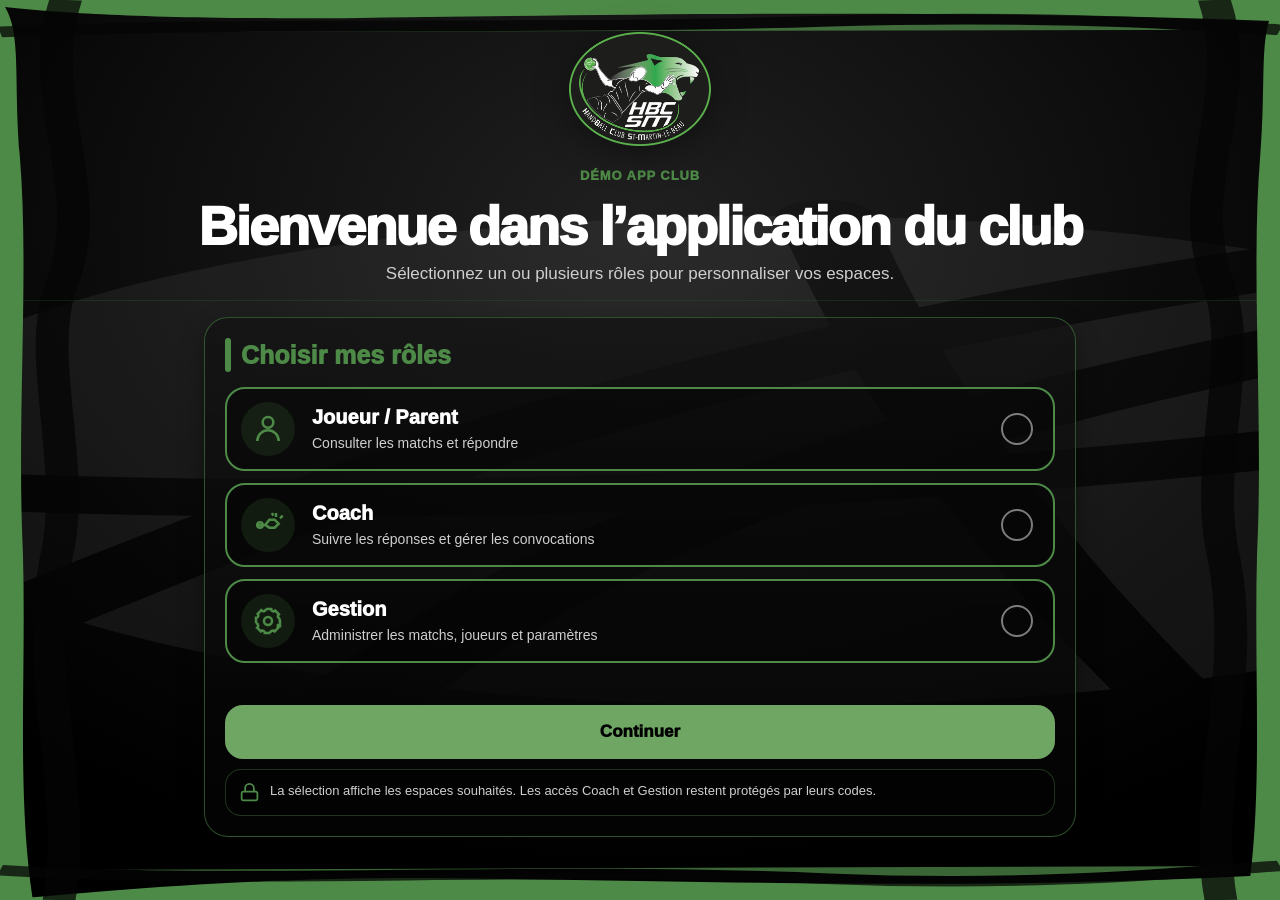
<file: portail.html>
<!DOCTYPE html>
<!-- Démo App Club — Portail unique V1.19 — reconstruit depuis demo-app-club-main (3).zip -->
<html lang="fr">
<head>
<link rel="apple-touch-icon" href="assets/logos/clubs/demo-app-club.png">
<link rel="apple-touch-icon" sizes="180x180" href="assets/icons/app-180.png">
<link rel="icon" type="image/png" sizes="32x32" href="assets/icons/app-32.png">
<meta name="apple-mobile-web-app-capable" content="yes">
<meta name="apple-mobile-web-app-status-bar-style" content="black">
<meta charset="UTF-8">
<meta name="viewport" content="width=device-width, initial-scale=1.0, viewport-fit=cover">
<meta name="theme-color" content="#000000">
<meta name="apple-mobile-web-app-title" content="App Club">
<meta name="app-version" content="V1.19-PORTAIL-TRANSITION">
<link rel="manifest" href="manifest-portail.webmanifest">
<title>Application du club — Mes espaces</title>
<style>
:root{
  --bg:#050505;--card:#121212;--text:#ffffff;--muted:#cfcfcf;--line:#2d2d2d;
  --accent:#4e8a47;--accent-rgb:78,138,71;--button-bg:#70a663;--button-text:#000000;
}
*{box-sizing:border-box;-webkit-tap-highlight-color:transparent}
html,body{min-height:100%;background:#000!important;color:var(--text);overflow-x:hidden;overscroll-behavior-x:none}
body{margin:0;font-family:-apple-system,BlinkMacSystemFont,"Segoe UI",Roboto,Arial,sans-serif;padding-bottom:env(safe-area-inset-bottom)}
body::before,body::after{content:none!important;display:none!important}
#camSvgBackground{position:fixed;top:0;left:0;width:100%;height:100%;z-index:0;pointer-events:none;overflow:hidden;background:#000}
#camSvgBackground svg{width:100%;height:100%;display:block;position:absolute;top:0;left:0}
#sportBasketBg,#sportHandBg,#sportFootBg,#sportNeutralBg{display:none}
body[data-fond-type="basket"] #sportBasketBg,body:not([data-fond-type]) #sportBasketBg{display:block}
body[data-fond-type="hand"] #sportHandBg{display:block}
body[data-fond-type="foot"] #sportFootBg{display:block}
body>*:not(#camSvgBackground){position:relative;z-index:1}
header{background:transparent!important;color:var(--text);padding:max(18px,env(safe-area-inset-top)) 14px 14px;border-bottom:1px solid rgba(var(--accent-rgb),.18)}
.hero{max-width:900px;margin:0 auto;text-align:center}
.hero-logo-button{display:block;margin:0 auto 8px;padding:0;border:0;background:transparent;border-radius:50%;cursor:pointer;touch-action:manipulation}.hero-logo-button:active{transform:scale(.97)}.hero-logo{width:142px;height:142px;object-fit:contain;display:block;filter:drop-shadow(0 8px 18px rgba(0,0,0,.38))}
.club-name{margin:0;color:var(--accent);font-size:13px;font-weight:950;letter-spacing:.07em;text-transform:uppercase}
.hero-title{margin:16px 0 8px;font-size:clamp(34px,9.4vw,54px);line-height:1.02;color:var(--text);font-weight:950;letter-spacing:-.035em}
.hero-sub{margin:0 auto;max-width:560px;color:var(--muted);font-size:17px;line-height:1.42}
.portal-version{display:inline-flex;margin-top:12px;padding:4px 9px;border:1px solid rgba(var(--accent-rgb),.40);border-radius:999px;color:var(--accent);font-size:10px;font-weight:850}
main{padding:16px 14px 32px;max-width:900px;margin:0 auto}
.portal-card{background:linear-gradient(180deg,rgba(18,18,18,.72),rgba(3,3,3,.84));border:1px solid rgba(var(--accent-rgb),.55);border-radius:24px;padding:20px;margin-bottom:14px;box-shadow:0 10px 24px rgba(0,0,0,.36)}
.section-title{display:flex;align-items:center;gap:10px;margin:0 0 15px;color:var(--accent);font-size:25px;font-weight:950}
.section-title::before{content:"";width:6px;height:34px;border-radius:999px;background:var(--accent);flex:0 0 auto}
.role-list,.spaces-list{display:grid;gap:12px}
.role-choice,.space-link{width:100%;display:grid;grid-template-columns:58px minmax(0,1fr) 38px;align-items:center;gap:13px;text-align:left;text-decoration:none;background:rgba(0,0,0,.40);color:var(--text);border:2px solid var(--accent);border-radius:20px;padding:12px 14px;min-height:84px;box-shadow:none;cursor:pointer;touch-action:manipulation}
.role-choice:active,.space-link:active,.portal-secondary:active,.portal-primary:active{transform:scale(.975)}
.role-choice.selected{background:rgba(var(--accent-rgb),.20);box-shadow:inset 0 0 0 1px var(--accent)}
.role-choice[hidden],.space-link[hidden]{display:none!important}
/* V1.15 : correction ciblée — la saisie des codes est une vraie modale centrée. */
body>.access-modal{position:fixed!important;
}
.access-modal{position:fixed!important;inset:0;z-index:9999;display:flex;align-items:center;justify-content:center;padding:20px;background:rgba(0,0,0,.86)}
.access-modal[hidden]{display:none!important}
.access-modal-box{width:min(430px,100%);background:#0b0b0b;border:2px solid var(--accent);border-radius:22px;padding:20px;box-shadow:0 18px 50px rgba(0,0,0,.6)}
.access-modal-title{margin:0 0 8px;color:var(--accent);font-size:24px;font-weight:950}
.access-modal-text{margin:0 0 12px;color:var(--muted);font-size:15px;line-height:1.4}
.access-code-wrap{position:relative;display:flex;justify-content:center;align-items:center;min-height:68px;margin:8px 0 2px;border:2px solid var(--accent);border-radius:18px;background:#000;cursor:text}
.access-code-dots{display:flex;align-items:center;justify-content:center;gap:18px;pointer-events:none}
.access-code-dot{width:16px;height:16px;border-radius:50%;border:2px solid rgba(255,255,255,.62);background:transparent;transition:transform .15s ease,background .15s ease,border-color .15s ease,box-shadow .15s ease}
.access-code-dot.filled{background:var(--accent);border-color:var(--accent);transform:scale(1.08);box-shadow:0 0 0 4px rgba(var(--accent-rgb),.16)}
.access-modal-input{position:absolute;inset:0;width:100%;height:100%;opacity:0;border:0;background:transparent;color:transparent;caret-color:transparent;font-size:24px;outline:none}
.access-modal-status{min-height:22px;margin:9px 0 0;color:#ffcf70;text-align:center;font-size:13px;font-weight:850}
.access-modal-actions{display:grid;grid-template-columns:1fr 1fr;gap:10px;margin-top:12px}
.access-modal-actions button{min-height:48px;border-radius:15px;padding:9px 12px;font-size:16px;font-weight:950;cursor:pointer}
.access-modal-cancel{background:#191919;color:#fff;border:1px solid #555}
.access-modal-validate{background:var(--button-bg);color:var(--button-text);border:2px solid var(--button-bg)}
.role-icon{display:grid;place-items:center;width:54px;height:54px;border-radius:50%;background:rgba(var(--accent-rgb),.16);color:var(--accent)}
.role-icon svg{width:32px;height:32px}
.role-title,.space-title{font-size:20px;font-weight:950;line-height:1.13;color:var(--text)}
.role-desc,.space-desc{margin-top:5px;color:var(--muted);font-size:14px;line-height:1.35}
.selector{width:32px;height:32px;border-radius:50%;border:2px solid rgba(255,255,255,.48);display:grid;place-items:center;color:#fff;font-size:20px;font-weight:950}
.selected .selector{background:var(--accent);border-color:var(--accent)}
.chevron{color:var(--accent);font-size:34px;font-weight:700;text-align:center}
.active-summary{display:flex;flex-wrap:wrap;gap:9px}
.role-chip{display:inline-flex;align-items:center;gap:7px;padding:9px 12px;border:2px solid var(--accent);border-radius:999px;background:rgba(0,0,0,.36);color:var(--text);font-size:14px;font-weight:900}
.role-chip svg{width:18px;height:18px;color:var(--accent)}
.portal-primary,.portal-secondary,.portal-reset{width:100%;min-height:54px;border-radius:18px;padding:11px 16px;font-size:17px;font-weight:950;cursor:pointer;touch-action:manipulation}
.portal-primary{margin-top:14px;background:var(--button-bg);color:var(--button-text);border:2px solid var(--button-bg)}
.portal-secondary{margin-top:10px;background:rgba(var(--accent-rgb),.10);color:var(--text);border:2px solid var(--accent);display:flex;align-items:center;justify-content:center;gap:10px}.portal-secondary-icon{display:grid;place-items:center;width:28px;height:28px;border-radius:50%;background:rgba(var(--accent-rgb),.18);color:var(--accent);font-size:17px;font-weight:950}
.portal-reset{margin-top:4px;background:transparent;color:var(--accent);border:0;min-height:44px;font-size:14px}
.notice{display:flex;align-items:flex-start;gap:10px;margin-top:10px;padding:12px 13px;border:1px solid rgba(var(--accent-rgb),.38);border-radius:16px;background:rgba(0,0,0,.32);color:var(--muted);font-size:13px;line-height:1.4}
.notice svg{width:21px;min-width:21px;color:var(--accent)}
.portal-status{min-height:20px;margin-top:8px;text-align:center;color:#ffcf70;font-size:13px;font-weight:850}
[hidden]{display:none!important}

.info-modal{position:fixed;inset:0;z-index:10000;display:flex;align-items:center;justify-content:center;padding:20px;background:rgba(0,0,0,.86);backdrop-filter:blur(8px);-webkit-backdrop-filter:blur(8px)}
.info-modal[hidden]{display:none!important}
.info-modal-box{width:min(430px,100%);max-height:min(78vh,680px);overflow:auto;background:linear-gradient(180deg,rgba(24,24,24,.98),rgba(6,6,6,.98));border:2px solid var(--accent);border-radius:28px;padding:22px;box-shadow:0 24px 70px rgba(0,0,0,.68)}
.info-modal-head{display:flex;align-items:flex-start;justify-content:space-between;gap:16px;margin-bottom:16px}
.info-modal-title{margin:0;color:var(--text);font-size:26px;font-weight:950;line-height:1.1}
.info-modal-version{display:inline-flex;margin-top:8px;padding:5px 10px;border:1px solid rgba(var(--accent-rgb),.55);border-radius:999px;color:var(--accent);font-size:11px;font-weight:900}
.info-modal-close{width:42px;height:42px;flex:0 0 auto;border-radius:50%;border:2px solid var(--accent);background:#090909;color:#fff;font-size:25px;line-height:1;cursor:pointer}
.info-modal-subtitle{margin:0 0 10px;color:var(--accent);font-size:15px;font-weight:950;text-transform:uppercase;letter-spacing:.04em}
.info-modal-list{margin:0;padding-left:20px;color:var(--muted);font-size:14px;line-height:1.5}
.info-modal-list li+li{margin-top:7px}
@media(max-width:390px){.hero-logo{width:126px;height:126px}.hero-title{font-size:38px}.portal-card{padding:16px}.role-choice,.space-link{grid-template-columns:50px minmax(0,1fr) 32px;padding:12px;min-height:84px}.role-icon{width:48px;height:48px}.role-title,.space-title{font-size:18px}}


/* V1.19 : transition noire indépendante, sans impact sur la page ni le scroll. */
#appTransition{
  position:fixed!important;
  inset:0!important;
  z-index:50000!important;
  display:flex!important;
  align-items:center!important;
  justify-content:center!important;
  width:100%!important;
  height:100%!important;
  min-height:100%!important;
  margin:0!important;
  padding:0!important;
  background:#000!important;
  opacity:1;
  visibility:visible;
  pointer-events:auto;
  overflow:hidden!important;
  transition:opacity .18s ease,visibility .18s ease;
}
#appTransition.is-hidden{
  opacity:0!important;
  visibility:hidden!important;
  pointer-events:none!important;
}
#appTransitionLogo{
  display:block!important;
  width:128px!important;
  height:128px!important;
  min-width:0!important;
  min-height:0!important;
  max-width:38vw!important;
  max-height:38vw!important;
  margin:0!important;
  padding:0!important;
  object-fit:contain!important;
  flex:0 0 auto!important;
}

/* iPhone : même stratégie que les pages source. Aucune fausse bande noire, aucun décalage du body. */
</style>
</head>
<body data-fond-type="basket">

<div id="appTransition" aria-hidden="true">
  <img id="appTransitionLogo" src="assets/logos/clubs/demo-app-club.png" alt="">
</div>

<div aria-hidden="true" id="camSvgBackground" style="opacity:0;transition:opacity 0.2s ease;">
<svg preserveaspectratio="none" viewbox="0 0 390 844">
<defs>
<radialgradient cx="50%" cy="25%" id="g" r="75%">
<stop offset="0%" stop-color="#202020"></stop>
<stop offset="70%" stop-color="#070707"></stop>
<stop offset="100%" stop-color="#000000"></stop>
</radialgradient>
<clippath id="bounds"><rect height="844" width="390"></rect></clippath>
</defs>
<rect fill="url(#g)" height="844" width="390"></rect>
<g id="sportBasketBg" opacity="0.16" transform="translate(-120 135) scale(1.35)">
<ellipse cx="265" cy="220" fill="#666" rx="210" ry="170"></ellipse>
<path d="M80 345 C170 230 260 120 455 55" fill="none" stroke="#050505" stroke-linecap="round" stroke-width="28"></path>
<path d="M160 410 C205 300 270 185 475 90" fill="none" stroke="#050505" stroke-linecap="round" stroke-width="28"></path>
<path d="M40 235 C175 260 350 245 505 155" fill="none" stroke="#050505" stroke-linecap="round" stroke-width="26"></path>
<path d="M275 50 C290 150 310 260 360 405" fill="none" stroke="#050505" stroke-linecap="round" stroke-width="22"></path>
</g>
<g id="sportHandBg" opacity="0.16">
<!-- V62.25 : hand = terrain sobre avec zone des 6 m / 9 m, sans gros ballon pour ne pas ressembler au basket -->
<g transform="translate(15 95) rotate(-6 180 280)">
<!-- contour terrain stylisé -->
<rect fill="none" height="600" opacity="0.62" rx="34" stroke="#666" stroke-width="20" width="354" x="18" y="18"></rect>
<path d="M18 318 H372" opacity="0.55" stroke="#666" stroke-linecap="round" stroke-width="13"></path>
<!-- but haut, fin et rectangulaire -->
<path d="M118 76 V28 H272 V76" fill="none" opacity="0.88" stroke="#666" stroke-linecap="round" stroke-linejoin="round" stroke-width="18"></path>
<path d="M132 30 V72 M164 30 V72 M196 30 V72 M228 30 V72 M260 30 V72" opacity="0.82" stroke="#050505" stroke-linecap="round" stroke-width="5"></path>
<path d="M124 48 H266" opacity="0.82" stroke="#050505" stroke-linecap="round" stroke-width="5"></path>
<!-- zone hand : 6 m plein + 9 m pointillé -->
<path d="M86 142 C112 224 278 224 304 142" fill="none" opacity="0.86" stroke="#666" stroke-linecap="round" stroke-width="18"></path>
<path d="M58 176 C92 294 298 294 332 176" fill="none" opacity="0.68" stroke="#666" stroke-dasharray="28 24" stroke-linecap="round" stroke-width="12"></path>
<path d="M165 132 H225" opacity="0.6" stroke="#666" stroke-linecap="round" stroke-width="11"></path>
<!-- lignes de profondeur en bas, pour remplir sans créer un ballon -->
<path d="M64 470 C120 416 270 416 326 470" fill="none" opacity="0.42" stroke="#666" stroke-linecap="round" stroke-width="12"></path>
<path d="M44 532 C112 466 278 466 346 532" fill="none" opacity="0.34" stroke="#666" stroke-dasharray="24 22" stroke-linecap="round" stroke-width="10"></path>
</g>
</g>
<g id="sportFootBg" opacity="0.13" transform="translate(-105 145) scale(1.32)">
<circle cx="270" cy="220" fill="#666" r="174"></circle>
<path d="M270 116 L342 168 L314 252 L226 252 L198 168 Z" fill="#050505" opacity="0.9"></path>
<path d="M270 116 L270 54 M342 168 L410 140 M314 252 L360 322 M226 252 L180 322 M198 168 L130 140" fill="none" stroke="#050505" stroke-linecap="round" stroke-width="23"></path>
<path d="M155 95 C108 160 98 258 145 335" fill="none" stroke="#050505" stroke-linecap="round" stroke-width="21"></path>
<path d="M385 95 C432 160 442 258 395 335" fill="none" stroke="#050505" stroke-linecap="round" stroke-width="21"></path>
</g>
<g id="sportNeutralBg" opacity="0.12" transform="translate(-95 130) scale(1.35)">
<ellipse cx="265" cy="220" fill="#666" rx="215" ry="170"></ellipse>
<path d="M70 150 C175 95 300 105 470 165" fill="none" stroke="#050505" stroke-linecap="round" stroke-width="26"></path>
<path d="M45 290 C175 245 330 255 500 325" fill="none" stroke="#050505" stroke-linecap="round" stroke-width="26"></path>
<path d="M135 410 C210 300 330 215 485 155" fill="none" stroke="#050505" stroke-linecap="round" stroke-width="24"></path>
</g>
<g clip-path="url(#bounds)" id="svgAccentPaths">
<path d="M0 0 H390 V20 C290 8 190 14 105 17 C45 18 18 12 0 6Z" fill="var(--accent)"></path>
<path d="M0 0 V844 H10 C5 744 8 636 7 520 C5 390 9 255 6 145 C4 68 7 25 0 0Z" fill="var(--accent)"></path>
<path d="M390 0 V844 H380 C385 744 382 636 383 520 C385 390 381 255 384 145 C386 68 383 25 390 0Z" fill="var(--accent)"></path>
<path d="M0 844 H390 V820 C310 834 238 828 150 824 C78 820 34 836 0 844Z" fill="var(--accent)"></path>
<path d="M0 30 C80 20 170 28 250 20 C315 14 356 22 390 28" fill="none" opacity=".75" stroke="#050505" stroke-width="10"></path>
<path d="M20 0 C10 90 30 175 19 265 C10 335 24 435 17 525 C10 635 24 745 18 844" fill="none" opacity=".75" stroke="#050505" stroke-width="10"></path>
<path d="M370 0 C380 90 360 175 371 265 C380 335 366 435 373 525 C380 635 366 745 372 844" fill="none" opacity=".75" stroke="#050505" stroke-width="10"></path>
<path d="M0 816 C78 830 160 812 252 824 C315 832 360 818 390 812" fill="none" opacity=".75" stroke="#050505" stroke-width="10"></path>
</g>
</svg>
</div>
<header>
  <div class="hero">
    <button id="portalLogoBtn" class="hero-logo-button" type="button" aria-label="Afficher les informations et la version"><img id="portalLogo" class="hero-logo" src="assets/logos/clubs/demo-app-club.png" alt="Logo du club"></button>
    <p id="portalClubName" class="club-name">Démo App Club</p>
    <h1 id="portalMainTitle" class="hero-title">Bienvenue dans l’application du club</h1>
    <p id="portalSubtitle" class="hero-sub">Sélectionnez un ou plusieurs rôles pour personnaliser vos espaces.</p>
  </div>
</header>
<main>
  <section id="setupPanel" class="portal-card" hidden>
    <h2 class="section-title">Choisir mes rôles</h2>
    <div id="roleChooser" class="role-list"></div>
    <div id="setupStatus" class="portal-status" aria-live="polite"></div>
    <button id="continueBtn" class="portal-primary" type="button">Continuer</button>
    <div class="notice">
      <svg viewBox="0 0 24 24" fill="none" stroke="currentColor" stroke-width="2"><rect x="3" y="11" width="18" height="10" rx="2"/><path d="M7 11V7a5 5 0 0 1 10 0v4"/></svg>
      <span>La sélection affiche les espaces souhaités. Les accès Coach et Gestion restent protégés par leurs codes.</span>
    </div>
  </section>

  <section id="spacesPanel" hidden>
    <div class="portal-card">
      <h2 class="section-title">Mes espaces</h2>
      <div id="activeSummary" class="active-summary"></div>
    </div>
    <div class="portal-card">
      <h2 class="section-title">Ouvrir un espace</h2>
      <div id="spaceLinks" class="spaces-list"></div>
      <button id="editRolesBtn" class="portal-secondary" type="button"><span class="portal-secondary-icon" aria-hidden="true">✎</span><span>Modifier mes rôles</span></button>
      <button id="resetBtn" class="portal-reset" type="button">Réinitialiser ce téléphone</button>
      <div class="notice">
        <svg viewBox="0 0 24 24" fill="none" stroke="currentColor" stroke-width="2"><rect x="3" y="11" width="18" height="10" rx="2"/><path d="M7 11V7a5 5 0 0 1 10 0v4"/></svg>
        <span>Les rôles sont mémorisés uniquement sur ce téléphone. Aucun droit Coach ou Gestion n’est accordé sans le code correspondant.</span>
      </div>
    </div>
  </section>
</main>

<div id="infoModal" class="info-modal" hidden role="dialog" aria-modal="true" aria-labelledby="infoModalTitle">
  <div class="info-modal-box">
    <div class="info-modal-head">
      <div>
        <h2 id="infoModalTitle" class="info-modal-title">Informations</h2>
        <span class="info-modal-version">PORTAIL V1.19</span>
      </div>
      <button id="infoModalClose" class="info-modal-close" type="button" aria-label="Fermer">×</button>
    </div>
    <p class="info-modal-subtitle">5 dernières modifications</p>
    <ul class="info-modal-list">
      <li>Transition noire avec logo avant l’ouverture d’un espace.</li>
      <li>Champ de code réel masqué tout en conservant le clavier numérique.</li>
      <li>Pastilles mises à jour automatiquement pendant la saisie.</li>
      <li>Validation automatique après le quatrième chiffre.</li>
      <li>Design de la fenêtre d’accès harmonisé avec le module Joueur.</li>
    </ul>
  </div>
</div>
<div id="accessModal" class="access-modal" hidden role="dialog" aria-modal="true" aria-labelledby="accessModalTitle">
  <div class="access-modal-box">
    <h2 id="accessModalTitle" class="access-modal-title">Accès protégé</h2>
    <p id="accessModalText" class="access-modal-text"></p>
    <div id="accessCodeWrap" class="access-code-wrap">
      <div id="accessCodeDots" class="access-code-dots" aria-hidden="true">
        <span class="access-code-dot"></span>
        <span class="access-code-dot"></span>
        <span class="access-code-dot"></span>
        <span class="access-code-dot"></span>
      </div>
      <input id="accessCodeInput" class="access-modal-input" type="password" inputmode="numeric" pattern="[0-9]*" maxlength="4" autocomplete="one-time-code" aria-label="Code d’accès à 4 chiffres">
    </div>
    <div id="accessModalStatus" class="access-modal-status" aria-live="polite"></div>
    <div class="access-modal-actions">
      <button id="accessCancelBtn" class="access-modal-cancel" type="button">Annuler</button>
      <button id="accessValidateBtn" class="access-modal-validate" type="button">Valider</button>
    </div>
  </div>
</div>
<script src="assets/js/logo-paths.js"></script>
<script src="app-config.js"></script>
<script>
(function(){
  'use strict';
  const STORAGE_KEY='demo_app_club_roles_v1';
  const icons={
    player:'<svg viewBox="0 0 24 24" fill="none" stroke="currentColor" stroke-width="1.9"><path d="M20 21a8 8 0 0 0-16 0"/><circle cx="12" cy="7" r="4"/></svg>',
    coach:'<svg viewBox="0 0 24 24" fill="none" stroke="currentColor" stroke-width="1.9"><path d="M3 12h7l3-4h4l3 3-3 3h-4l-3-2H3z"/><circle cx="6" cy="12" r="2"/><path d="M18 6V3M21 7l2-2M16 5l-1-2"/></svg>',
    gestion:'<svg viewBox="0 0 24 24" fill="none" stroke="currentColor" stroke-width="1.9"><circle cx="12" cy="12" r="3"/><path d="M19.4 15a1.7 1.7 0 0 0 .34 1.88l.06.06-2.83 2.83-.06-.06A1.7 1.7 0 0 0 15 19.4a1.7 1.7 0 0 0-1 .6 1.7 1.7 0 0 0-.4 1.1V21h-4v-.09A1.7 1.7 0 0 0 8.6 19.4a1.7 1.7 0 0 0-1.88.34l-.06.06-2.83-2.83.06-.06A1.7 1.7 0 0 0 4.6 15a1.7 1.7 0 0 0-.6-1 1.7 1.7 0 0 0-1.1-.4H3v-4h.09A1.7 1.7 0 0 0 4.6 8.6a1.7 1.7 0 0 0-.34-1.88l-.06-.06 2.83-2.83.06.06A1.7 1.7 0 0 0 9 4.6a1.7 1.7 0 0 0 1-.6 1.7 1.7 0 0 0 .4-1.1V3h4v.09A1.7 1.7 0 0 0 15.4 4.6a1.7 1.7 0 0 0 1.88-.34l.06-.06 2.83 2.83-.06.06A1.7 1.7 0 0 0 19.4 9c.4.27.75.6 1 .99.24.39.39.83.4 1.3V12h.2v4h-.09A1.7 1.7 0 0 0 19.4 15z"/></svg>'
  };
  const roles={
    player:{title:'Joueur / Parent',desc:'Consulter les matchs et répondre',spaceDesc:'Matchs, réponses et organisation',file:'index.html',icon:icons.player},
    coach:{title:'Coach',desc:'Suivre les réponses et gérer les convocations',spaceDesc:'Convocations, réponses et suivi d’équipe',file:'coach.html',icon:icons.coach},
    gestion:{title:'Gestion',desc:'Administrer les matchs, joueurs et paramètres',spaceDesc:'Administration du club',file:'gestion.html',icon:icons.gestion}
  };
  let config={};
  let available={player:true,coach:true,gestion:true};
  let draft=[];
  const $=id=>document.getElementById(id);
  const norm=v=>String(v??'').trim().toLowerCase().normalize('NFD').replace(/[\u0300-\u036f]/g,'');
  const boolCfg=(key,fallback=true)=>{const v=norm(config[key]);if(!v)return fallback;if(['oui','true','1','yes','actif','active'].includes(v))return true;if(['non','false','0','no','inactif','inactive'].includes(v))return false;return fallback};
  const validColor=(v,fallback)=>{v=String(v||'').trim();if(/^#[0-9a-f]{6}$/i.test(v))return v;if(/^[0-9a-f]{6}$/i.test(v))return '#'+v;return fallback};
  const rgb=hex=>{const v=hex.replace('#','');return [0,2,4].map(i=>parseInt(v.slice(i,i+2),16)).join(',')};
  function loadRoles(){try{const a=JSON.parse(localStorage.getItem(STORAGE_KEY)||'[]');return Array.isArray(a)?a.filter(r=>roles[r]&&available[r]):[]}catch(e){return[]}}
  function saveRoles(list){const clean=[...new Set(list.filter(r=>roles[r]&&available[r]))];localStorage.setItem(STORAGE_KEY,JSON.stringify(clean));return clean}
  function appUrl(role){const u=new URL(roles[role].file,location.href);u.searchParams.set('from','portail');return u.href}
  function showTransition(){
    const loader=$('appTransition');
    if(loader)loader.classList.remove('is-hidden');
  }
  function hideTransition(){
    const loader=$('appTransition');
    if(!loader)return;
    requestAnimationFrame(()=>requestAnimationFrame(()=>loader.classList.add('is-hidden')));
  }
  function openPage(url){
    showTransition();
    setTimeout(()=>{location.href=url},40);
  }
  let pendingProtectedRole='';
  let accessValidationInProgress=false;
  function updateAccessDots(){
    const length=$('accessCodeInput').value.length;
    document.querySelectorAll('#accessCodeDots .access-code-dot').forEach((dot,index)=>dot.classList.toggle('filled',index<length));
  }
  function closeAccessModal(){
    pendingProtectedRole='';
    accessValidationInProgress=false;
    $('accessModal').hidden=true;
    $('accessCodeInput').value='';
    $('accessModalStatus').textContent='';
    $('accessValidateBtn').disabled=false;
    updateAccessDots();
  }
  function openAccessModal(role){
    pendingProtectedRole=role;
    accessValidationInProgress=false;
    $('accessModalTitle').textContent=role==='coach'?'Accès Coach':'Accès Gestion';
    $('accessModalText').textContent=role==='coach'?'Saisissez le code équipe à 4 chiffres.':'Saisissez le code Gestion à 4 chiffres.';
    $('accessCodeInput').value='';
    $('accessModalStatus').textContent='';
    $('accessValidateBtn').disabled=false;
    updateAccessDots();
    $('accessModal').hidden=false;
    setTimeout(()=>$('accessCodeInput').focus(),60);
  }
  async function verifyCoachCode(code){
    try{
      const app=window.APP_CONFIG||{};if(!app.SHEET_ID)return false;
      const url='https://docs.google.com/spreadsheets/d/'+encodeURIComponent(app.SHEET_ID)+'/gviz/tq?sheet=EQUIPES&tqx=out:json&_='+Date.now();
      const r=await fetch(url,{cache:'no-store'});if(!r.ok)return false;
      const text=await r.text(),start=text.indexOf('{'),end=text.lastIndexOf('}');if(start<0||end<start)return false;
      const json=JSON.parse(text.slice(start,end+1));
      return (json.table.rows||[]).some(row=>String(row.c&&row.c[4]&&(row.c[4].f??row.c[4].v)||'').trim()===code);
    }catch(e){console.warn('Portail: contrôle code Coach impossible',e);return false}
  }
  async function verifyGestionCode(code){
    try{
      const app=window.APP_CONFIG||{};if(!app.APPS_SCRIPT_URL)return false;
      const r=await fetch(app.APPS_SCRIPT_URL,{method:'POST',body:JSON.stringify({action:'verifierCodeGestionMatchs',codeGestionMatchs:code})});
      const text=String(await r.text()||'').trim();
      try{return JSON.parse(text).ok===true}catch(e){return text==='OK'}
    }catch(e){console.warn('Portail: contrôle code Gestion impossible',e);return false}
  }
  async function validateProtectedAccess(){
    const role=pendingProtectedRole,code=$('accessCodeInput').value.trim();if(!role||accessValidationInProgress)return;
    if(code.length!==4){$('accessModalStatus').textContent='Saisissez les 4 chiffres du code.';return}
    accessValidationInProgress=true;
    $('accessValidateBtn').disabled=true;$('accessModalStatus').textContent='Vérification…';
    const ok=role==='coach'?await verifyCoachCode(code):await verifyGestionCode(code);
    accessValidationInProgress=false;
    $('accessValidateBtn').disabled=false;
    if(!ok){$('accessModalStatus').textContent='Code incorrect ou vérification impossible.';$('accessCodeInput').value='';updateAccessDots();setTimeout(()=>$('accessCodeInput').focus(),60);return}
    if(role==='coach')sessionStorage.setItem('cam_coach_code',code);else sessionStorage.setItem('cam_gestion_matchs_code',code);
    openPage(appUrl(role));
  }
  function applyConfig(){
    available.player=true;
    available.coach=boolCfg('activer_coach',true);
    available.gestion=boolCfg('activer_gestion_club',true);
    const bg=validColor(config.couleur_fond,'#050505');
    const accent=validColor(config.couleur_secondaire,'#4e8a47');
    const primary=validColor(config.couleur_principale,'#70a663');
    const text=validColor(config.couleur_texte,'#ffffff');
    const buttonText=validColor(config.couleur_bouton_texte,'#000000');
    const root=document.documentElement;
    root.style.setProperty('--bg',bg);root.style.setProperty('--accent',accent);root.style.setProperty('--accent-rgb',rgb(accent));root.style.setProperty('--button-bg',primary);root.style.setProperty('--button-text',buttonText);root.style.setProperty('--text',text);
    document.querySelector('meta[name="theme-color"]').setAttribute('content','#000000');
    const fond=norm(config.fond_type||'basket');
    document.body.setAttribute('data-fond-type',['basket','hand','foot','neutre'].includes(fond)?fond:'basket');
    const logo=resolveClubLogoUrl(config.logo_url);
    $('portalLogo').src=logo;$('portalLogo').onerror=()=>{$('portalLogo').src='assets/logos/clubs/demo-app-club.png'};
    $('portalClubName').textContent=String(config.nom_club||'Démo App Club');
    const subtitleActive=boolCfg('app_sous_titre_actif',true);
    const subtitle=subtitleActive?String(config.app_sous_titre||'').trim():'';
    $('portalSubtitle').textContent=subtitle||'Sélectionnez un ou plusieurs rôles pour personnaliser vos espaces.';
    document.title=(config.nom_club||'Application du club')+' — Mes espaces';
    document.querySelectorAll('#svgAccentPaths path[fill]').forEach(p=>p.setAttribute('fill',accent));
    const bgLayer=document.getElementById('camSvgBackground');if(bgLayer)bgLayer.style.opacity='1';
    const saved=saveRoles(loadRoles());
    return saved;
  }
  async function fetchConfig(){
    const app=window.APP_CONFIG||{};const url=String(app.APPS_SCRIPT_URL||'').trim();if(!url)return;
    const controller=new AbortController();const timer=setTimeout(()=>controller.abort(),7000);
    try{const r=await fetch(url+'?action=getConfig&t='+Date.now(),{cache:'no-store',signal:controller.signal});if(!r.ok)throw new Error('HTTP '+r.status);const d=await r.json();if(d&&typeof d==='object')config=d}catch(e){console.warn('Portail: CONFIG non chargée',e)}finally{clearTimeout(timer)}
  }
  function makeRoleChoice(id){const r=roles[id];const b=document.createElement('button');b.type='button';b.className='role-choice'+(draft.includes(id)?' selected':'');b.hidden=!available[id];b.setAttribute('aria-pressed',draft.includes(id)?'true':'false');b.innerHTML='<span class="role-icon">'+r.icon+'</span><span><div class="role-title">'+r.title+'</div><div class="role-desc">'+r.desc+'</div></span><span class="selector">'+(draft.includes(id)?'✓':'')+'</span>';b.addEventListener('click',()=>{const i=draft.indexOf(id);if(i>=0)draft.splice(i,1);else draft.push(id);renderChooser()});return b}
  function renderChooser(){const box=$('roleChooser');box.innerHTML='';['player','coach','gestion'].forEach(id=>box.appendChild(makeRoleChoice(id)))}
  function showSetup(current){draft=[...(current||loadRoles())];$('spacesPanel').hidden=true;$('setupPanel').hidden=false;$('setupStatus').textContent='';$('portalMainTitle').textContent=draft.length?'Modifier mes rôles':'Bienvenue dans l’application du club';renderChooser();window.scrollTo(0,0)}
  function makeChip(id){const r=roles[id];const c=document.createElement('span');c.className='role-chip';c.innerHTML=r.icon+'<span>'+r.title+' ✓</span>';return c}
  function makeSpace(id){const r=roles[id];const a=document.createElement('a');a.className='space-link';a.href=appUrl(id);a.innerHTML='<span class="role-icon">'+r.icon+'</span><span><div class="space-title">Espace '+(id==='player'?'Joueur / Parent':r.title)+'</div><div class="space-desc">'+r.spaceDesc+'</div></span><span class="chevron">›</span>';a.addEventListener('click',e=>{e.preventDefault();if(id==='coach'||id==='gestion')openAccessModal(id);else openPage(a.href)});return a}
  function showSpaces(){const saved=loadRoles();if(!saved.length){showSetup([]);return}$('setupPanel').hidden=true;$('spacesPanel').hidden=false;$('portalMainTitle').textContent='Mes espaces';$('portalSubtitle').textContent='Choisissez l’espace que vous souhaitez ouvrir.';const summary=$('activeSummary');summary.innerHTML='';saved.forEach(id=>summary.appendChild(makeChip(id)));const links=$('spaceLinks');links.innerHTML='';saved.forEach(id=>links.appendChild(makeSpace(id)));window.scrollTo(0,0)}

  function openInfoModal(){$('infoModal').hidden=false}
  function closeInfoModal(){$('infoModal').hidden=true}
  $('portalLogoBtn').addEventListener('click',openInfoModal);
  $('infoModalClose').addEventListener('click',closeInfoModal);
  $('infoModal').addEventListener('click',e=>{if(e.target===$('infoModal'))closeInfoModal()});
  document.addEventListener('keydown',e=>{if(e.key==='Escape'&&!$('infoModal').hidden)closeInfoModal()});
  $('continueBtn').addEventListener('click',()=>{if(!draft.length){$('setupStatus').textContent='Sélectionnez au moins un rôle.';return}saveRoles(draft);showSpaces()});
  $('editRolesBtn').addEventListener('click',()=>showSetup(loadRoles()));
  $('resetBtn').addEventListener('click',()=>{if(confirm('Effacer les rôles mémorisés sur ce téléphone ?')){localStorage.removeItem(STORAGE_KEY);showSetup([])}});
  $('accessCancelBtn').addEventListener('click',closeAccessModal);
  $('accessValidateBtn').addEventListener('click',validateProtectedAccess);
  $('accessCodeWrap').addEventListener('click',()=>$('accessCodeInput').focus());
  $('accessCodeInput').addEventListener('input',()=>{
    const cleaned=$('accessCodeInput').value.replace(/\D/g,'').slice(0,4);
    if($('accessCodeInput').value!==cleaned)$('accessCodeInput').value=cleaned;
    $('accessModalStatus').textContent='';
    updateAccessDots();
    if(cleaned.length===4)validateProtectedAccess();
  });
  $('accessCodeInput').addEventListener('keydown',e=>{if(e.key==='Enter')validateProtectedAccess()});
  $('accessModal').addEventListener('click',e=>{if(e.target===$('accessModal'))closeAccessModal()});
  (async()=>{
    const edit=new URLSearchParams(location.search).get('edit')==='1';
    let saved=applyConfig();
    if(edit||!saved.length)showSetup(saved);else showSpaces();
    await fetchConfig();
    saved=applyConfig();
    if(edit||!saved.length)showSetup(saved);else showSpaces();
    hideTransition();
    ['index.html','coach.html','gestion.html'].forEach(file=>{
      const link=document.createElement('link');
      link.rel='prefetch';
      link.href=file;
      document.head.appendChild(link);
    });
  })();
  setTimeout(hideTransition,8000);
})();
</script>
</body>
</html>
</file>
<file: design-system-v1.css>
/* Démo App Club — Design System V1.01
   Passe typographique officielle : lisibilité et hauteurs harmonisées.
   Couleurs : toujours fournies par PARAMETRES_CLUB / CONFIG.
   Ce fichier harmonise uniquement les dimensions, rythmes et composants communs. */
:root{
  --ds-space-1:4px;
  --ds-space-2:8px;
  --ds-space-3:12px;
  --ds-space-4:16px;
  --ds-space-5:20px;
  --ds-space-6:24px;

  --ds-radius-sm:12px;
  --ds-radius-md:16px;
  --ds-radius-lg:22px;
  --ds-radius-pill:999px;

  /* Échelle typographique officielle */
  --ds-font-family:-apple-system,BlinkMacSystemFont,"Segoe UI",Roboto,Arial,sans-serif;
  --ds-font-xs:12px;
  --ds-font-sm:13px;
  --ds-font-body:15px;
  --ds-font-button:16px;
  --ds-font-card-title:18px;
  --ds-font-section:24px;
  --ds-font-page:30px;

  --ds-line-tight:1.12;
  --ds-line-title:1.18;
  --ds-line-normal:1.35;
  --ds-line-comfort:1.45;

  --ds-control-h:48px;
  --ds-card-gap:14px;
  --ds-page-x:14px;
}

html,body{
  overflow-x:hidden;
  font-family:var(--ds-font-family)!important;
  font-size:var(--ds-font-body)!important;
  line-height:var(--ds-line-normal)!important;
  -webkit-text-size-adjust:100%;
  text-size-adjust:100%;
}

main{
  width:100%;
  max-width:900px;
  margin-inline:auto;
  padding-left:var(--ds-page-x);
  padding-right:var(--ds-page-x);
}

/* =========================================================
   TYPOGRAPHIE OFFICIELLE
   ========================================================= */

/* Titre principal de l'application / du club */
.hero-title,
.page-title,
.app-title{
  font-size:var(--ds-font-page)!important;
  line-height:var(--ds-line-tight)!important;
  font-weight:900!important;
  letter-spacing:-.02em!important;
}

/* Titre principal d'un écran */
main h1,
.screen-title,
.main-title{
  font-size:var(--ds-font-page)!important;
  line-height:var(--ds-line-title)!important;
  font-weight:900!important;
  margin-top:0!important;
  margin-bottom:var(--ds-space-3)!important;
}

/* Titre de page / section */
main h2,
.section-title,
.home-section-title,
.coach-match-header h2,
.gj-choice-title{
  font-size:var(--ds-font-section)!important;
  line-height:var(--ds-line-title)!important;
  font-weight:900!important;
  margin-top:0!important;
  margin-bottom:var(--ds-space-2)!important;
}

/* Titre de carte */
main h3,
.item-title,
.menu-btn .big,
.role-menu-card .big,
.card-title,
.player-help-title,
.home-info-title,
.club-event-title,
.club-social-title,
.bureau-member-name,
.team-name{
  font-size:var(--ds-font-card-title)!important;
  line-height:1.22!important;
  font-weight:900!important;
}

/* Texte courant */
p,
main .detail-row,
main .item-sub,
main .team-meta,
main .home-info-text,
main .club-event-text,
main .bureau-info-muted,
main .officials-names,
main .apports-list,
main .coach-msg{
  font-size:var(--ds-font-body)!important;
  line-height:var(--ds-line-normal)!important;
}

/* Texte secondaire */
.muted,
.small,
.note,
small,
.item-sub,
.menu-btn .small,
.role-menu-card .small,
.gj-search-note,
.gm-field small,
.player-help-text,
.club-social-btn,
.modal-credit{
  font-size:var(--ds-font-sm)!important;
  line-height:var(--ds-line-normal)!important;
}

/* Libellés et micro-titres */
label,
.detail-label,
.coach-title,
.officials-label,
.apports-kind,
.match-section-title,
.team-extra-title,
.coach-space-section-head,
.gm-field label,
.gj-field label{
  font-size:var(--ds-font-sm)!important;
  line-height:1.25!important;
  font-weight:850!important;
}

/* =========================================================
   CARTES ET RYTHME
   ========================================================= */
.card,.item,.menu-btn,.match-card,.team-card,.player-card,.role-card,.role-card-click,
.bureau-member-card,.convocation-card,.response-card,.list-card,.home-match-card,.home-week-card{
  border-radius:var(--ds-radius-lg)!important;
}
.card{
  padding:var(--ds-space-4)!important;
  margin-bottom:var(--ds-card-gap)!important;
}
.list{gap:var(--ds-space-3)!important}
.item,.menu-btn{padding:var(--ds-space-4)!important}

/* =========================================================
   BOUTONS ET CHAMPS
   ========================================================= */
button,.back,.btn-light,.btn-outline,.link-btn,input,select,textarea,.search{
  border-radius:var(--ds-radius-md)!important;
  font-family:var(--ds-font-family)!important;
}
button,.back,.btn-light,.btn-outline,.link-btn{
  min-height:var(--ds-control-h);
  padding:10px 14px!important;
  font-size:var(--ds-font-button)!important;
  line-height:1.2!important;
  font-weight:850!important;
}
input,select,.search{
  min-height:var(--ds-control-h);
  padding:11px 14px!important;
  font-size:var(--ds-font-body)!important;
  line-height:1.25!important;
}
textarea{
  padding:12px 14px!important;
  font-size:var(--ds-font-body)!important;
  line-height:var(--ds-line-comfort)!important;
}

/* =========================================================
   BADGES
   ========================================================= */
.pill,.badge,.badge-home,.badge-away,.status-badge,.match-badge,.role-badge,
.weekend-match-type,.match-list-status,.team-badge-cat{
  border-radius:var(--ds-radius-pill)!important;
  font-size:var(--ds-font-xs)!important;
  line-height:1.15!important;
  font-weight:900!important;
}

/* =========================================================
   MODALES
   ========================================================= */
.modal-card,.modal-content,.modal-box,.info-modal-content{
  border-radius:var(--ds-radius-lg)!important;
  padding:var(--ds-space-5)!important;
}
.modal-card h3,
.modal-content h3,
.modal-box h3,
.info-modal-content h3{
  font-size:var(--ds-font-card-title)!important;
  line-height:var(--ds-line-title)!important;
}
.modal-line{
  font-size:var(--ds-font-body)!important;
  line-height:var(--ds-line-normal)!important;
}

/* =========================================================
   MOBILE
   ========================================================= */
@media(max-width:600px){
  :root{
    --ds-page-x:12px;
    --ds-card-gap:12px;
  }
  .hero-title,
  main h1,
  .screen-title,
  .main-title{
    font-size:28px!important;
  }
  main h2,
  .section-title,
  .home-section-title,
  .coach-match-header h2,
  .gj-choice-title{
    font-size:22px!important;
  }
  .card{padding:14px!important}
}


/* Typography V1.10 */
:root{
 --font-title-main:28px;
 --font-title-page:22px;
 --font-title-card:17px;
 --font-body:14px;
 --font-small:12px;
 --font-button:15px;
 --font-badge:13px;
 --radius-common:22px;
 --padding-common:16px;
}
body{font-size:var(--font-body);line-height:1.25;}
h1,.page-title{font-size:var(--font-title-main)!important;}
h2{font-size:var(--font-title-page)!important;}
h3,.card-title{font-size:var(--font-title-card)!important;}
button,.btn{font-size:var(--font-button)!important;}
.badge{font-size:var(--font-badge)!important;border-radius:999px;}
.card{border-radius:var(--radius-common)!important;padding:var(--padding-common)!important;}
.small,.text-small{font-size:var(--font-small)!important;}
</file>
